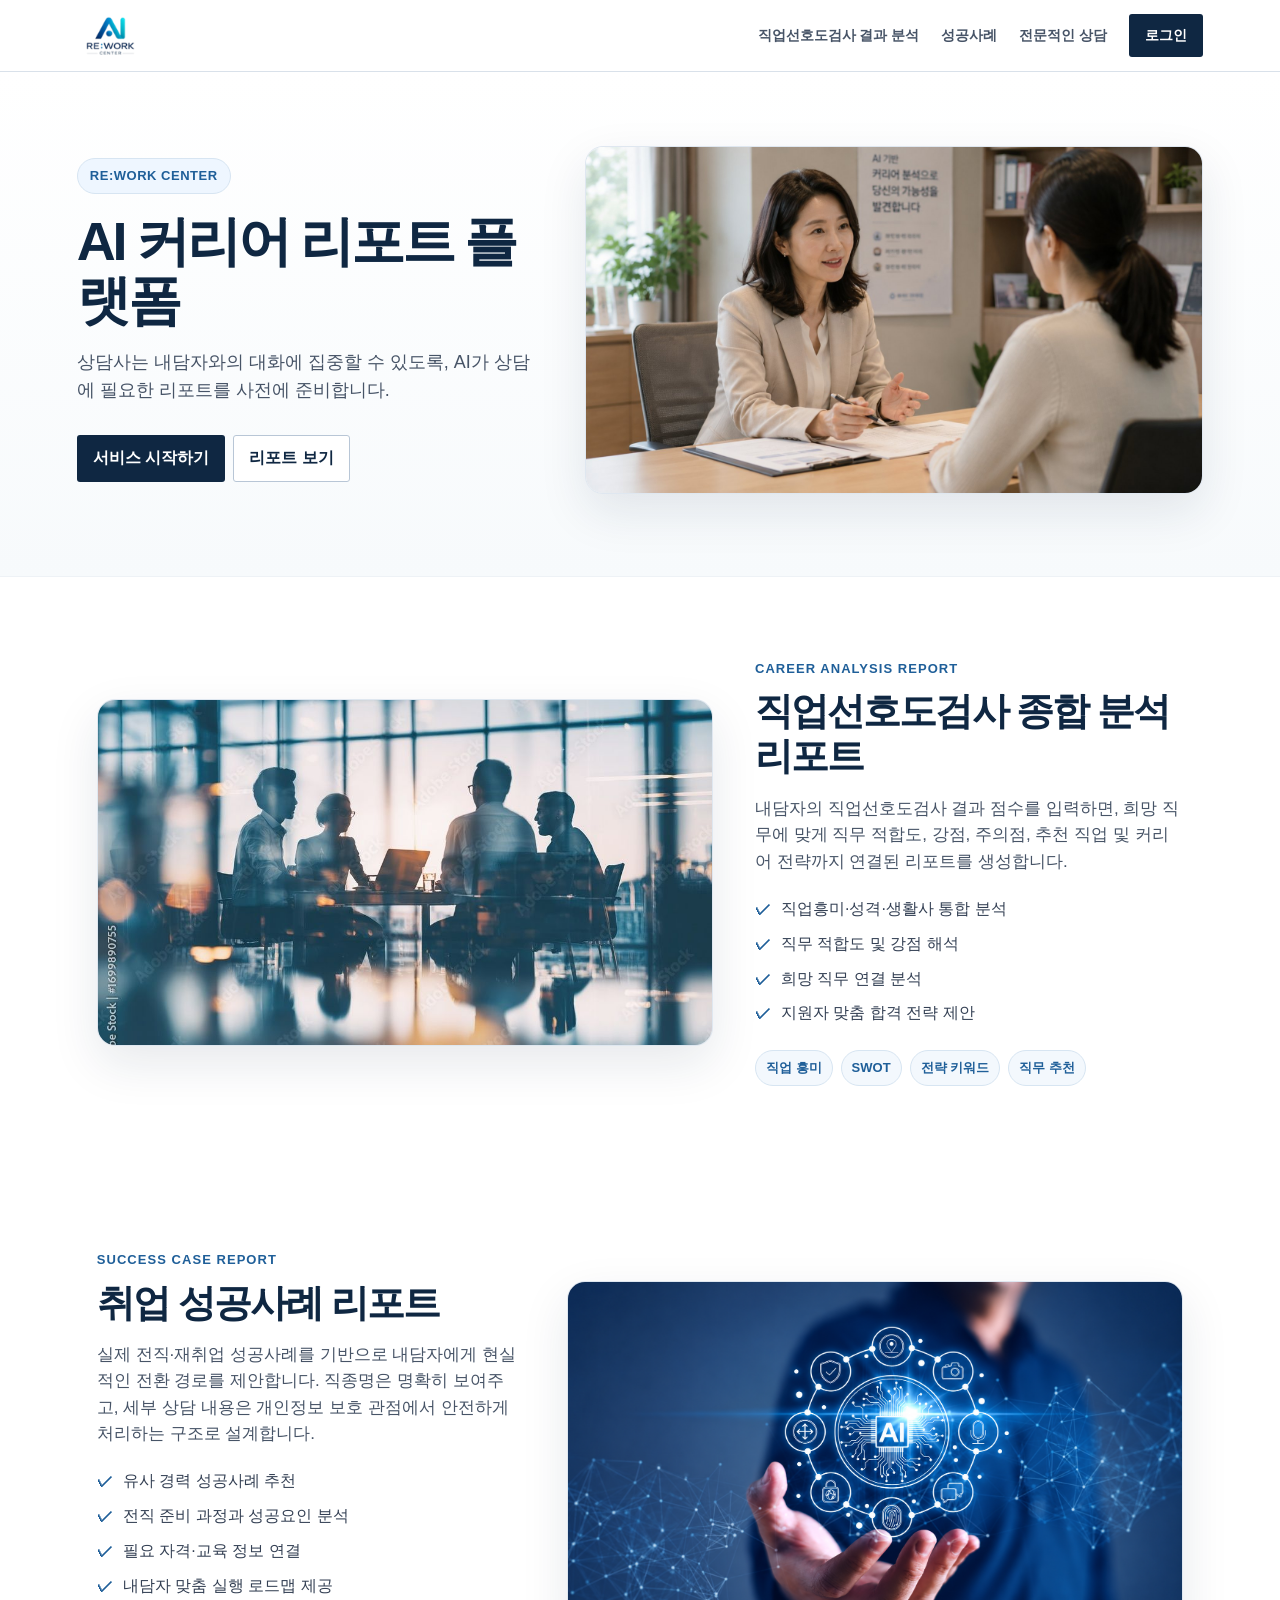
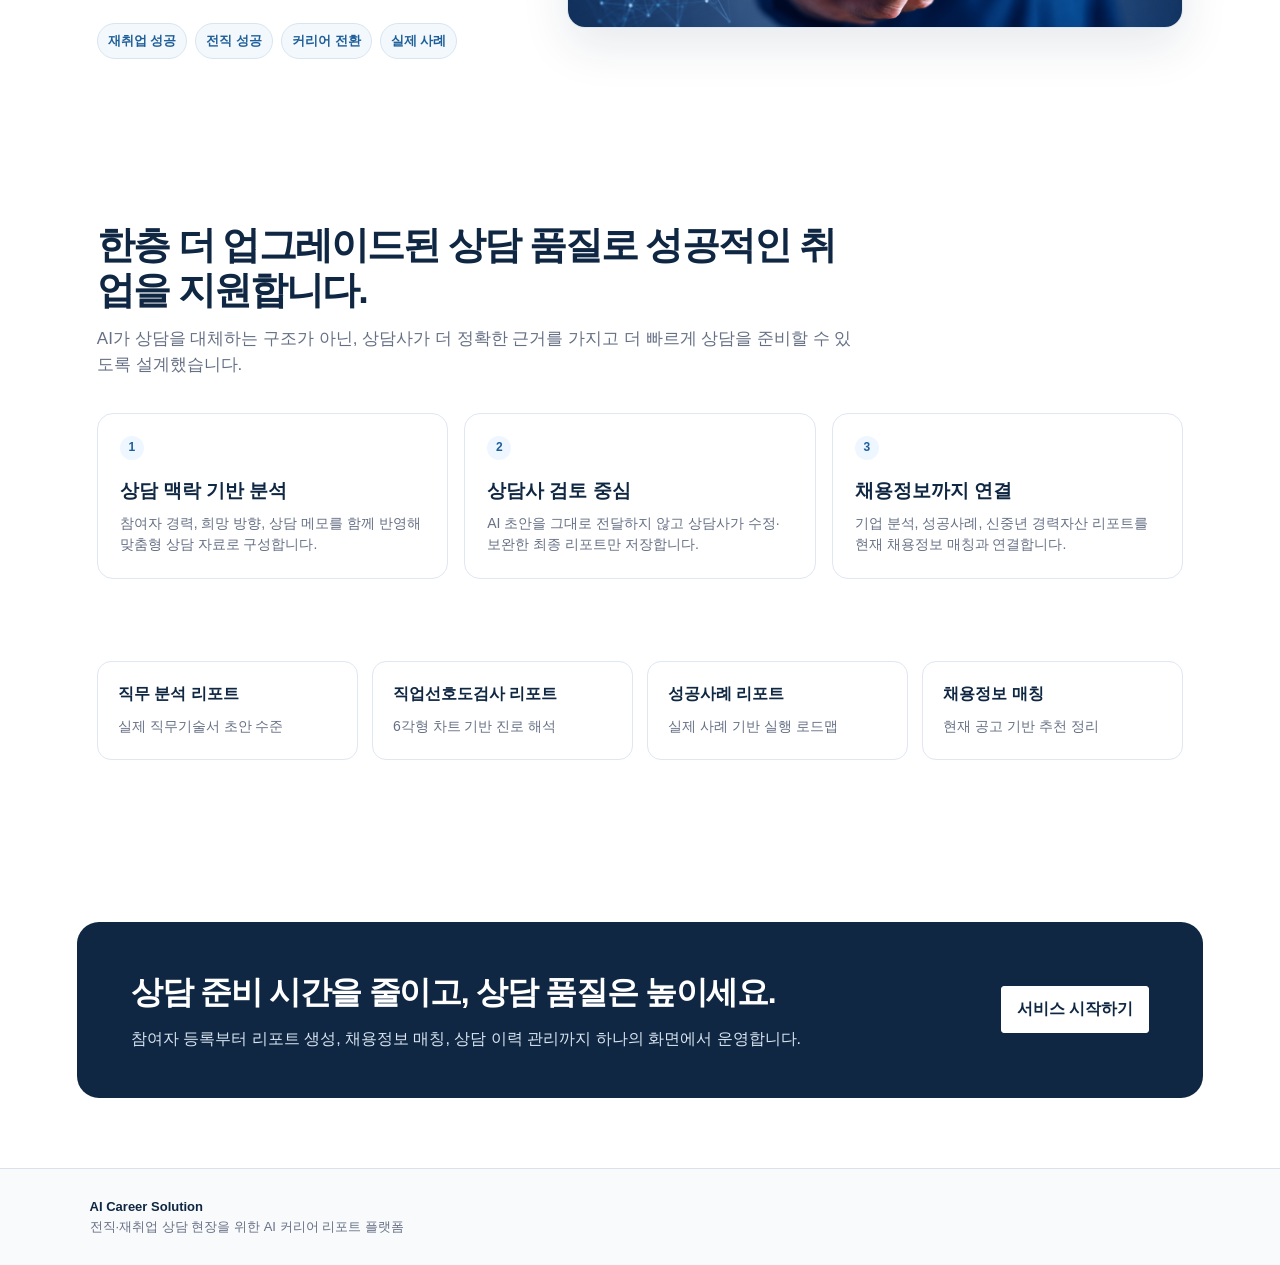
<file: index.html>
﻿<!DOCTYPE html>
<html lang="ko">
<head>
  <meta charset="UTF-8" />
  <meta name="viewport" content="width=device-width, initial-scale=1.0" />
  <title>RE:WORK</title>
  <link rel="stylesheet" href="styles.css">
</head>
<body>
  <div id="app"></div><div id="toast" class="toast"></div>
<script src="successData.js"></script>
<script src="contentData.js"></script>
<script src="landingpage.js"></script>
<script src="geminiPromptNoTarget.js"></script>
<script src="geminiPromptTarget.js"></script>
<script>
const STORAGE_KEY='ai_career_report_index_v2';
const USE_MOCK_DATA = false;
const USE_MOCK_AI = false;
const BRAND_NAME = 'RE:WORK CENTER';
const BRAND_SUBTITLE = 'AI Career Solution';
const APP_ROLE='counselor';
const BRAND_LOGO = 'assets/brand-logo.png';
const DEFAULT_GEMINI_MODEL='gemini-2.5-flash';
window.AICareerReportConfig=window.AICareerReportConfig||{};
const GEMINI_API_KEY = window.AICareerReportConfig.geminiApiKey || '';
function getGeminiModel(scope='default'){const cfg=window.AICareerReportConfig||{};return cfg[`${scope}GeminiModel`]||cfg.geminiModel||localStorage.getItem('GEMINI_MODEL')||DEFAULT_GEMINI_MODEL}
window.setGeminiModel=function(model,scope='default'){if(!model)return;window.AICareerReportConfig=window.AICareerReportConfig||{};if(scope&&scope!=='default')window.AICareerReportConfig[`${scope}GeminiModel`]=model;else window.AICareerReportConfig.geminiModel=model;localStorage.setItem('GEMINI_MODEL',model)}

// ================= 화면 내용 관리 영역 =================
// 사이드바를 클릭했을 때 보이는 화면의 제목, 설명, 안내 문구는 여기서 수정합니다.
// 아래 문구만 바꾸면 연결된 화면 전체에 자동 반영됩니다.
function sc(section){return SCREEN_CONTENT[section]||{}}
function flowCardsHtml(){return (sc('dashboard').flowCards||[]).map(card=>`<div class="module-card"><h3>${escapeHtml(card.title)}</h3><p>${escapeHtml(card.desc)}</p></div>`).join('')}
function moduleDescription(type){return (sc('modules').moduleDesc||{})[type]||''}
const state={view:'landing',user:null,active:'dashboard',activeModule:'interest',selectedParticipantId:null,currentReport:null,editMode:false,reportMenuOpen:true,jobResults:[],lastJobQuery:null,history:[],data:{participants:[{id:'session_client',name:'내담자',age:'미저장',status:'검사결과 분석',docStatus:'미저장',target:'',career:'',memo:'',createdAt:today()}],reports:[]}};
function uid(){return'id_'+Math.random().toString(36).slice(2,10)+Date.now().toString(36)}function today(){return new Date().toISOString().slice(0,10)}function escapeHtml(str=''){return String(str).replace(/[&<>"']/g,m=>({'&':'&amp;','<':'&lt;','>':'&gt;','"':'&quot;',"'":'&#039;'}[m]))}function normalizeAccountRole(role){const text=String(role||'').trim().toLowerCase();if(['상담사','counselor','user'].includes(text))return'상담사';if(['관리자','admin','administrator'].includes(text))return'관리자';return String(role||'').trim()}function reportBrandHeader(title='AI Career Solution Report'){return `<div class="report-brand-header"><img src="${BRAND_LOGO}" alt="${BRAND_NAME}" class="report-brand-logo"><div><div class="report-brand-text">${BRAND_SUBTITLE} Report</div><div class="report-brand-name">${escapeHtml(title)}</div></div></div>`}function withReportBrand(html,title='AI Career Solution Report'){if(!html)return html;if(String(html).includes('report-brand-header'))return html;return reportBrandHeader(title)+html}function storageDefaults(){return{participants:[{id:'session_client',name:'내담자',age:'미저장',status:'검사결과 분석',docStatus:'미저장',target:'',career:'',memo:'',createdAt:today()}],reports:[],jobMatches:[],accounts:[]}}
function load(){let saved=null;try{saved=JSON.parse(localStorage.getItem(STORAGE_KEY)||'null')}catch(err){saved=null}state.data=saved&&typeof saved==='object'?{...storageDefaults(),...saved}:storageDefaults();ensureDefaults();state.selectedParticipantId=state.data.participants[0]?.id||'session_client';state.view='landing';persist()}
function ensureDefaults(){if(!Array.isArray(state.data.participants)||!state.data.participants.length)state.data.participants=storageDefaults().participants;if(!Array.isArray(state.data.reports))state.data.reports=[];if(!Array.isArray(state.data.jobMatches))state.data.jobMatches=[];if(!Array.isArray(state.data.accounts))state.data.accounts=[];state.data.accounts.forEach(a=>{a.role=normalizeAccountRole(a.role)});if(!state.data.accounts.some(a=>normalizeAccountRole(a.role)==='관리자'))state.data.accounts.unshift({id:uid(),loginId:'admin',password:'admin123',name:'관리자',role:'관리자',createdAt:today()});if(!state.data.accounts.some(a=>normalizeAccountRole(a.role)==='상담사'))state.data.accounts.push({id:uid(),loginId:'counselor01',password:'1234',name:'상담사 데모',role:'상담사',createdAt:today()});}
function persist(){localStorage.setItem(STORAGE_KEY,JSON.stringify(state.data));localStorage.setItem('GEMINI_API_KEY',localStorage.getItem('GEMINI_API_KEY')||'')}
function toast(msg){const el=document.getElementById('toast');el.textContent=msg;el.style.display='block';setTimeout(()=>el.style.display='none',2600)}function getParticipant(){return state.data.participants.find(p=>p.id===state.selectedParticipantId)||state.data.participants[0]||null}function reportTypeName(type){return{company:'기업 분석 리포트',interest:'직업선호도검사 리포트',interview:'상황 면접 시뮬레이션',senior:'신중년 경력자산 리포트',success:'취업 성공 사례',jobAnalysis:'직무분석리포트',jobs:'채용정보 매칭'}[type]||'리포트'}

function pageSnapshot(){return{view:state.view,user:state.user?{...state.user}:null,active:state.active,activeModule:state.activeModule,selectedParticipantId:state.selectedParticipantId,currentReport:state.currentReport?{...state.currentReport}:null,editMode:state.editMode,reportMenuOpen:state.reportMenuOpen,jobResults:Array.isArray(state.jobResults)?state.jobResults.map(x=>({...x})):[],lastJobQuery:state.lastJobQuery?{...state.lastJobQuery}:null};}
function pushHistory(){const snap=pageSnapshot();const last=state.history[state.history.length-1];if(!last||JSON.stringify(last)!==JSON.stringify(snap)){state.history.push(snap);if(state.history.length>40)state.history.shift();}}
function restoreSnapshot(snap){state.view=snap.view;state.user=snap.user;state.active=snap.active;state.activeModule=snap.activeModule;state.selectedParticipantId=snap.selectedParticipantId;state.currentReport=snap.currentReport;state.editMode=snap.editMode;state.reportMenuOpen=snap.reportMenuOpen;state.jobResults=snap.jobResults||[];state.lastJobQuery=snap.lastJobQuery||null;}
function goBack(){if(!state.history.length){toast('이전 페이지가 없습니다.');return}const snap=state.history.pop();restoreSnapshot(snap);render();}
function goLanding(){pushHistory();state.user=null;state.view='landing';render();}
function render(){const app=document.getElementById('app');if(state.view==='landing'){app.innerHTML=renderLanding();return}if(state.view==='login'&&!state.user){app.innerHTML=renderCounselorLogin();return}app.innerHTML=renderApp();activateSection(state.active)}
function renderLanding(){return landingTemplate()}
function renderCounselorLogin(){return loginTemplate()}
function renderApp(){return shellTemplate()}



function landingNavLinksHtml() {
  return LANDING_CONTENT.nav
    .map(item => `<a href="${item.href}">${item.label}</a>`)
    .join('');
}

function landingCheckListHtml(items) {
  return items.map(item => `<li>${item}</li>`).join('');
}

function landingChipRowHtml(items) {
  return items.map(item => `<span class="real-chip">${item}</span>`).join('');
}

function landingReportSectionHtml(report) {
  return `
    <section class="real-report-section" id="${report.id}">
      <div class="${report.layoutClass}">
        <div class="real-report-copy">
          <div class="kicker">${report.kicker}</div>
          <h2>${report.title}</h2>
          <p>${report.description}</p>
          <ul class="check-list">
            ${landingCheckListHtml(report.checks)}
          </ul>
          <div class="real-chip-row">
            ${landingChipRowHtml(report.chips)}
          </div>
        </div>
        <div class="real-report-image">
          <img src="${LANDING_IMAGES[report.imageKey]}" alt="${report.imageAlt}">
        </div>
      </div>
    </section>`;
}

function landingQualityCardsHtml() {
  return LANDING_CONTENT.quality.cards
    .map(card => `
      <div class="quality-card">
        <span class="num">${card.number}</span>
        <h3>${card.title}</h3>
        <p>${card.description}</p>
      </div>`)
    .join('');
}

function landingFeatureStripHtml() {
  return LANDING_CONTENT.featureStrip
    .map(item => `
      <div class="real-feature-item">
        <strong>${item.title}</strong>
        <span>${item.description}</span>
      </div>`)
    .join('');
}
function landingTemplate() {
  const content = LANDING_CONTENT;
  const reports = content.reports;

  return `
    <div class="landing pro-landing">
      <header class="landing-nav">
        <div class="logo">
          <img src="${BRAND_LOGO}" alt="${BRAND_NAME}" class="brand-logo landing-logo">
        </div>
        <nav class="landing-nav-links">
          ${landingNavLinksHtml()}
          <button class="btn" onclick="goLogin()">${content.buttons.login}</button>
        </nav>
      </header>

      <section class="real-hero">
        <div class="real-hero-inner">
          <div class="real-hero-copy">
            <span class="real-hero-badge">${content.hero.badge}</span>
            <h1>${content.hero.title}</h1>
            <p>${content.hero.description}</p>
            <div class="actions">
              <button class="btn" onclick="goLogin()">${content.buttons.start}</button>
              <a class="btn secondary" href="#company-report">${content.buttons.viewReport}</a>
            </div>
          </div>
          <div class="real-hero-image">
            <img src="${LANDING_IMAGES.hero}" alt="${content.hero.imageAlt}">
          </div>
        </div>
      </section>

      ${landingReportSectionHtml(reports.company)}
      ${landingReportSectionHtml(reports.success)}

      <section class="pro-section" id="${content.quality.id}">
        <div class="pro-section-header">
          <h2>${content.quality.title}</h2>
          <p>${content.quality.description}</p>
        </div>
        <div class="quality-grid">
          ${landingQualityCardsHtml()}
        </div>
      </section>

      <section class="real-feature-strip">
        ${landingFeatureStripHtml()}
      </section>

      <section class="landing-cta">
        <div>
          <h2>${content.cta.title}</h2>
          <p>${content.cta.description}</p>
        </div>
        <button class="btn secondary" onclick="goLogin()">${content.buttons.start}</button>
      </section>

      <footer class="landing-footer">
        <strong>${content.footer.brand}</strong><br>
        ${content.footer.description}
      </footer>
    </div>`;
}
function goLogin(){pushHistory();state.view='login';state.user=null;render()}
function goLanding(){pushHistory();state.user=null;state.view='landing';render()}
function loginTemplate(){const content=LANDING_CONTENT;const demoAcc=(state.data.accounts||[]).find(a=>normalizeAccountRole(a.role)==='상담사')||{loginId:'counselor01',password:'1234'};const loginId=demoAcc.loginId;const password=demoAcc.password;const title='상담사 로그인';const desc='발급받은 상담사 아이디와 비밀번호로 접속합니다.';const demo=`상담사: ${loginId} / ${password}`;return `<div class="login-screen"><section class="login-hero"><div class="real-hero-copy"><span class="real-hero-badge">${content.hero.badge}</span><h1>${content.hero.title}</h1><p>${content.hero.description}</p></div><div class="real-hero-image"><img src="${LANDING_IMAGES.hero}" alt="${content.hero.imageAlt}"></div></section><section class="login-panel"><div class="login-box"><h2>${title}</h2><p>${desc}</p><div class="field"><label>아이디</label><input id="loginId" value="${escapeHtml(loginId)}" autocomplete="username"></div><div class="field"><label>비밀번호</label><input id="loginPw" type="password" value="${escapeHtml(password)}" autocomplete="current-password"></div><button type="button" class="btn full" onclick="login()">접속하기</button><button type="button" class="btn secondary full" onclick="goLanding()" style="margin-top:8px">첫 화면으로 돌아가기</button><div class="demo-info"><strong>시연용 계정</strong><br>${escapeHtml(demo)}</div></div></section></div>`}function login(){const loginId=document.getElementById('loginId').value.trim();const password=document.getElementById('loginPw').value;const acc=(state.data.accounts||[]).find(a=>String(a.loginId||'').trim()===loginId&&String(a.password||'')===password);if(!acc){toast('아이디 또는 비밀번호가 올바르지 않습니다.');return}const expectedRole=APP_ROLE==='admin'?'관리자':'상담사';const actualRole=normalizeAccountRole(acc.role);if(actualRole!==expectedRole){toast(`${expectedRole} 계정으로만 접속할 수 있습니다.`);return}acc.role=actualRole;pushHistory();state.user={accountId:acc.id,loginId:acc.loginId,name:acc.name,role:actualRole};state.view='app';state.active=APP_ROLE==='admin'?'admin':'dashboard';if(!state.selectedParticipantId&&state.data.participants[0])state.selectedParticipantId=state.data.participants[0].id;persist();render()}
function logout(){pushHistory();state.user=null;state.view='landing';render()}
function navButton(id,label){return `<button class="${state.active===id?'active':''}" onclick="setSection('${id}')"><span>${label} (준비중)</span><span>›</span></button>`}function subNavButton(module,label){return `<button class="${state.active==='modules'&&state.activeModule===module?'active':''}" onclick="setReportModule('${module}')"><span>${['interest','success'].includes(module)?label:label+' (준비중)'}</span></button>`}function setReportModule(module){if(state.active!=='modules'||state.activeModule!==module)pushHistory();state.active='modules';state.activeModule=module;state.currentReport=null;state.editMode=false;render()}function toggleReportMenu(){state.reportMenuOpen=!state.reportMenuOpen;if(state.reportMenuOpen)state.active='modules';render()}function goDashboard(){if(state.active!=='dashboard')pushHistory();state.active='dashboard';state.activeModule='interest';state.currentReport=null;state.editMode=false;state.reportMenuOpen=false;render()}function activeMainSectionHtml(){if(APP_ROLE==='admin')return adminSection();if(state.active==='modules')return modulesSection();if(state.active==='jobs')return jobMatchingSection();if(state.active==='account')return accountSection();if(state.active==='reports')return reportsSection();return dashboardSection()}function shellTemplate(){const sideBrand=`<div class="side-brand" role="button" tabindex="0" aria-label="메인 대시보드로 이동" onclick="goDashboard()" onkeydown="if(event.key==='Enter'||event.key===' '){event.preventDefault();goDashboard()}"><img src="${BRAND_LOGO}" alt="${BRAND_NAME}" class="sidebar-logo"><div class="title">${BRAND_NAME}</div><div class="sub">${BRAND_SUBTITLE}</div><div class="role-badge">${escapeHtml(state.user.name)} · ${escapeHtml(state.user.role)}</div></div>`;if(APP_ROLE==='admin')return `<div class="shell"><aside class="sidebar no-print">${sideBrand}<nav class="nav"><button class="active" onclick="setSection('admin')"><span>관리자 현황</span><span>›</span></button></nav><div style="margin-top:20px;padding:10px"><button class="btn secondary full" onclick="logout()">로그아웃</button></div></aside><main class="main">${activeMainSectionHtml()}</main></div>`;const reportMenuStyle=state.reportMenuOpen?'':'style="display:none"';return `<div class="shell"><aside class="sidebar no-print">${sideBrand}<nav class="nav"><button class="${state.active==='modules'?'active':''}" onclick="toggleReportMenu()"><span>리포트 생성 (Beta)</span><span>${state.reportMenuOpen?'⌃':'⌄'}</span></button><div class="subnav" ${reportMenuStyle}>${subNavButton('interest','직업선호도검사 리포트(Beta)')}${subNavButton('success','취업 성공 사례(Beta)')}${subNavButton('task','직무 분석 리포트')}${subNavButton('interview','상황 면접 시뮬레이션')}</div>${navButton('jobs','채용정보 매칭')}${navButton('account','내 계정')}</nav><div style="margin-top:20px;padding:10px"><button class="btn secondary full" onclick="logout()">로그아웃</button></div></aside><main class="main">${activeMainSectionHtml()}</main></div>`}function setSection(id){if(state.active!==id)pushHistory();state.active=id;render()}function activateSection(id){document.querySelectorAll('.section').forEach(s=>s.classList.remove('active'));const el=document.getElementById('section-'+id);if(el)el.classList.add('active')}function pageTitle(title,desc,actions=''){const backBtn=state.history&&state.history.length?`<button class="btn secondary" onclick="goBack()">← 뒤로가기</button>`:'';return `<div class="topbar no-print"><div><h2>${title}</h2><p>${desc}</p></div><div class="actions">${backBtn}${actions}</div></div>`}
function workspaceIcon(name){const icons={intake:'<path d="M7 4h10v4H7z"></path><path d="M6 8h12v12H6z"></path><path d="M9 12h6"></path><path d="M9 16h4"></path>',analyze:'<circle cx="11" cy="11" r="5"></circle><path d="M15 15l4 4"></path><path d="M11 8v6"></path><path d="M8 11h6"></path>',draft:'<path d="M5 4h10l4 4v12H5z"></path><path d="M15 4v4h4"></path><path d="M8 13h8"></path><path d="M8 17h6"></path>',deliver:'<path d="M4 5h16v14H4z"></path><path d="M8 9h8"></path><path d="M8 13h5"></path><path d="M16 16l2 2 3-4"></path>',interest:'<path d="M12 3l8 5v8l-8 5-8-5V8z"></path><path d="M12 7v10"></path><path d="M7.5 10l9 4"></path><path d="M16.5 10l-9 4"></path>',success:'<path d="M4 18V6"></path><path d="M4 18h16"></path><path d="M7 15l3-4 3 2 5-7"></path><path d="M16 6h2v2"></path>',job:'<path d="M8 7V5h8v2"></path><path d="M4 8h16v10H4z"></path><path d="M9 12h6"></path><path d="M12 8v10"></path>',interview:'<path d="M5 6h14v9H8l-3 3z"></path><path d="M9 10h6"></path><path d="M9 13h4"></path>'};return `<svg class="workspace-icon" viewBox="0 0 24 24" fill="none" stroke="currentColor" stroke-width="2" stroke-linecap="round" stroke-linejoin="round" aria-hidden="true">${icons[name]||icons.draft}</svg>`}
function workflowStep(icon,title,desc){return `<div class="workflow-step"><span class="workflow-icon">${workspaceIcon(icon)}</span><div><strong>${escapeHtml(title)}</strong><span>${escapeHtml(desc)}</span></div></div>`}
function dashboardQuickCard(module,icon,title,desc){return `<button class="quick-card" onclick="setReportModule('${module}')"><span class="quick-icon">${workspaceIcon(icon)}</span><strong>${escapeHtml(title)}</strong><span>${escapeHtml(desc)}</span></button>`}
function dashboardSection(){const name=state.user?.name||'상담사';return `<section id="section-dashboard" class="section"><div class="ai-workspace"><div class="workspace-hero"><div><div class="workspace-kicker">RE:WORK AI COUNSELING</div><h1>안녕하세요, ${escapeHtml(name)}님.<br><span class="hero-emphasis">오늘도 AI와 함께 상담 리포트를 빠르게 생성해보세요.</span></h1><p>AI가 초안을 만들고, 상담사가 바로 편집 가능한 리포트로 정리합니다.</p></div><div class="workspace-visual"><div class="workspace-logo-card"><img src="${BRAND_LOGO}" alt="${BRAND_NAME}" class="workspace-logo"><div class="workspace-report-lines"><span></span><span></span><span></span></div></div></div></div><div class="workspace-block"><div class="workspace-head"><div><h3>상담 워크플로우</h3><p>내담자 정보 확인부터 리포트 전달까지 한 화면에서 빠르게 이어갑니다.</p></div></div><div class="workflow-grid">${workflowStep('intake','정보 확인','기본 정보와 상담 메모를 정리합니다.')}${workflowStep('analyze','AI 분석','검사 결과와 경력 조건을 통합합니다.')}${workflowStep('draft','초안 편집','AI 리포트 초안을 상담사가 다듬습니다.')}${workflowStep('deliver','상담 진행','더욱 체계적인 상담 진행을 돕습니다.')}</div></div><div class="workspace-block"><div class="workspace-head"><div><h3>빠른 실행</h3><p>자주 사용하는 AI 리포트 생성 화면으로 바로 이동합니다.</p></div></div><div class="quick-grid">${dashboardQuickCard('interest','interest','직업선호도검사 리포트','흥미·성격·생활사 검사를 통합 분석하여 진로 방향과 직무 적합성을 제시합니다.')}${dashboardQuickCard('success','success','취업 성공사례','유사한 경력과 조건의 성공사례를 검색하고 맞춤형 인사이트를 제공합니다.')}${dashboardQuickCard('jobAnalysis','job','직무 분석 리포트','희망 직무와 경력을 기반으로 직무 적합성, 필요 역량, 준비 방향을 분석합니다.')}${dashboardQuickCard('interview','interview','상황면접 시뮬레이션','직무별 예상 질문과 모범 답변을 생성하여 면접 준비를 도와드립니다.')}</div></div><div class="workspace-block"><div class="workspace-head"><div><h3>AI 지원 기능</h3><p>생성부터 편집, 출력까지 상담사 업무 흐름에 맞춰 지원합니다.</p></div></div><div class="ai-support-tags"><span class="ai-support-tag">검사 결과 통합 분석</span><span class="ai-support-tag">AI 초안 자동 생성</span><span class="ai-support-tag">상담사 편집 가능</span><span class="ai-support-tag">결과 저장 지원</span></div></div></div></section>`}function recentReportsPanel(){const rows=state.data.reports.slice(0,5).map(r=>`<tr><td>${escapeHtml(r.createdAt)}</td><td>${escapeHtml(r.participantName)}</td><td><span class="pill">${reportTypeName(r.type)}</span></td><td>${escapeHtml(r.title)}</td><td><button class="btn light" onclick="openReport('${r.id}')">열기</button></td></tr>`).join('');return `<div class="panel"><div class="panel-head"><h3>최근 생성 리포트</h3><button class="btn secondary" onclick="setSection('reports')">전체 보기</button></div><div class="panel-body">${rows?`<div class="table-wrap"><table><thead><tr><th>생성일</th><th>참여자</th><th>유형</th><th>제목</th><th>작업</th></tr></thead><tbody>${rows}</tbody></table></div>`:`<div class="empty">아직 생성된 리포트가 없습니다.</div>`}</div></div>`}
function participantsSection(){const rows=state.data.participants.map(p=>{const searchText=`${p.name} ${p.age} ${p.status} ${p.docStatus} ${p.target||''} ${p.career||''}`.toLowerCase();return `<tr data-participant-row="true" data-search="${escapeHtml(searchText)}"><td><strong>${escapeHtml(p.name)}</strong><br><span class="small">${escapeHtml(p.age)} · ${escapeHtml(p.createdAt)}</span></td><td>${escapeHtml(p.status)}</td><td>${escapeHtml(p.docStatus)}</td><td>${escapeHtml(p.target||'-')}</td><td>${escapeHtml(p.career||'-')}</td><td class="actions"><button class="btn light" onclick="selectParticipant('${p.id}')">선택</button><button class="btn secondary" onclick="fillParticipantForm('${p.id}')">수정</button><button class="btn danger" onclick="deleteParticipant('${p.id}')">삭제</button></td></tr>`}).join('');return `<section id="section-participants" class="section">${pageTitle(sc('participants').title,sc('participants').desc)}<div class="panel"><div class="panel-head"><h3>${sc('participants').formTitle}</h3><span class="small">${sc('participants').formDesc}</span></div><div class="panel-body"><input type="hidden" id="participantId"><div class="grid-3"><div class="field"><label>이름</label><input id="pName" placeholder="예: 홍길동"></div><div class="field"><label>연령대</label><select id="pAge"><option>20대</option><option>30대</option><option>40대</option><option>50대</option><option>60대 이상</option></select></div><div class="field"><label>현재 상태</label><select id="pStatus"><option>구직중</option><option>재직중</option><option>퇴직예정</option><option>전직준비</option><option>상담진행중</option></select></div></div><div class="grid-2"><div class="field"><label>서류 상태</label><select id="pDoc"><option>기본정보 미입력</option><option>기본정보 완료</option><option>상담 진행</option><option>리포트 생성 완료</option><option>전달 완료</option></select></div><div class="field"><label>희망 직무/방향</label><input id="pTarget" placeholder="예: 인사총무, 영업관리, 마케팅"></div></div><div class="field"><label>주요 경력</label><textarea id="pCareer" placeholder="참여자의 산업, 직무, 근속기간, 주요 성과를 입력하세요."></textarea></div><div class="field"><label>상담사 메모</label><textarea id="pMemo" placeholder="상담 중 확인한 강점, 제약, 특이사항을 입력하세요."></textarea></div><div class="actions"><button class="btn" onclick="saveParticipant()">새 참여자 등록/저장</button><button class="btn secondary" onclick="resetParticipantForm()">초기화</button></div></div></div><div class="panel"><div class="panel-head"><h3>${sc('participants').listTitle}</h3><input id="participantSearch" oninput="filterParticipants()" placeholder="참여자명, 상태, 희망 직무, 경력으로 검색" style="max-width:360px"></div><div class="panel-body"><div class="table-wrap"><table><thead><tr><th>참여자</th><th>현재 상태</th><th>서류 상태</th><th>희망 직무</th><th>주요 경력</th><th>작업</th></tr></thead><tbody>${rows}</tbody></table></div></div></div></section>`}function saveParticipant(){const id=document.getElementById('participantId').value;const name=document.getElementById('pName').value.trim();if(!name){toast('이름을 입력해주세요.');return}const item={id:id||uid(),name,age:document.getElementById('pAge').value,status:document.getElementById('pStatus').value,docStatus:document.getElementById('pDoc').value,target:document.getElementById('pTarget').value.trim(),career:document.getElementById('pCareer').value.trim(),memo:document.getElementById('pMemo').value.trim(),createdAt:id?(state.data.participants.find(p=>p.id===id)?.createdAt||today()):today()};if(id){const idx=state.data.participants.findIndex(p=>p.id===id);state.data.participants[idx]=item}else{state.data.participants.unshift(item)}state.selectedParticipantId=item.id;persist();toast('참여자 정보가 저장되었습니다.');render()}function fillParticipantForm(id){const p=state.data.participants.find(x=>x.id===id);if(!p)return;setTimeout(()=>{document.getElementById('participantId').value=p.id;document.getElementById('pName').value=p.name;document.getElementById('pAge').value=p.age;document.getElementById('pStatus').value=p.status;document.getElementById('pDoc').value=p.docStatus;document.getElementById('pTarget').value=p.target||'';document.getElementById('pCareer').value=p.career||'';document.getElementById('pMemo').value=p.memo||''},0)}function resetParticipantForm(){['participantId','pName','pTarget','pCareer','pMemo'].forEach(id=>document.getElementById(id).value='');document.getElementById('pAge').value='20대';document.getElementById('pStatus').value='구직중';document.getElementById('pDoc').value='기본정보 미입력'}function deleteParticipant(id){if(!confirm('참여자를 삭제할까요? 관련 리포트는 유지됩니다.'))return;state.data.participants=state.data.participants.filter(p=>p.id!==id);if(state.selectedParticipantId===id)state.selectedParticipantId=state.data.participants[0]?.id||null;persist();toast('삭제되었습니다.');render()}function selectParticipant(id){pushHistory();state.selectedParticipantId=id;persist();state.active='modules';render();toast('참여자가 선택되었습니다.')}
function filterParticipants(){const q=(document.getElementById('participantSearch')?.value||'').trim().toLowerCase();document.querySelectorAll('[data-participant-row="true"]').forEach(row=>{row.style.display=(row.dataset.search||'').includes(q)?'':'none'})}function participantSelector(){return ''}function moduleCard(id,title,desc){return `<div class="module-card" style="${state.activeModule===id?'border-color:#1f5f99;background:#fbfdff':''}"><h3>${title}</h3><p>${desc}</p><div class="actions"><button class="btn ${state.activeModule===id?'':'secondary'}" onclick="selectModule('${id}')">${state.activeModule===id?'선택됨':'선택'}</button></div></div>`}function selectModule(id){state.activeModule=id;state.currentReport=null;state.editMode=false;render()}function modulesSection(){const p=getParticipant();return `<section id="section-modules" class="section print-target">${pageTitle(reportTypeName(state.activeModule),sc('modules').desc,participantSelector())}${!p?`<div class="notice">${sc('modules').noParticipant}</div>`:''}<div class="notice no-print"><strong>${reportTypeName(state.activeModule)}</strong><br>${moduleDescription(state.activeModule)}</div><div class="report-layout"><div class="panel form-panel no-print">${state.activeModule==='interest'?moduleForm('interest'):`<div class="panel-head"><h3>${reportTypeName(state.activeModule)}</h3></div><div class="panel-body">${moduleForm(state.activeModule)}</div>`}</div><div class="report-output"><div class="report-toolbar"><div><strong>${sc('modules').previewTitle}</strong><br><span class="small">${sc('modules').previewDesc}</span></div><div class="actions"><button class="btn secondary" onclick="toggleEdit()">${state.editMode?'편집 종료':'편집하기'}</button><button class="btn light" onclick="saveCurrentReport()">저장</button><button class="btn light" onclick="printReport()">PDF/인쇄</button><button class="btn light" onclick="downloadReportHtml()">HTML 다운로드</button></div></div><div id="reportContent" class="report-content" contenteditable="${state.editMode?'true':'false'}">${currentReportHtml()}</div></div></div></section>`}
function interestFieldId(groupKey,label,suffix='score'){return `interest_${groupKey}_${label.replace(/\s+/g,'_')}_${suffix}`}
function interestNumberField(groupKey,label,suffix='score',placeholder='점수'){const id=interestFieldId(groupKey,label,suffix);return `<div class="field score-cell"><label>${escapeHtml(label)}</label><input id="${id}" type="number" inputmode="numeric" step="1" placeholder="${placeholder}"></div>`}
function interestGroupHtml(group){return `<div class="panel" style="margin-bottom:14px"><div class="panel-head"><h3>${escapeHtml(group.title)}</h3></div><div class="panel-body"><div class="score-grid">${group.items.map(label=>interestNumberField(group.key,label)).join('')}</div></div></div>`}
function moduleForm(type){const p=getParticipant();if(!p)return `<div class="empty">참여자를 먼저 등록해야 리포트를 생성할 수 있습니다.</div>`;const common=`<div class="notice">선택 참여자: <strong>${escapeHtml(p.name)}</strong> / ${escapeHtml(p.age)} / ${escapeHtml(p.status)}<br>희망 방향: ${escapeHtml(p.target||'미입력')}</div>`;if(type==='company')return common+`<div class="field"><label>기업명 *</label><input id="companyName" placeholder="예: 삼성전자, 현대자동차"></div><div class="field"><label>홈페이지/채용 URL 선택</label><input id="companyUrl" placeholder="https://..."></div><div class="field"><label>지원 희망 직무 선택</label><input id="companyJob" value="${escapeHtml(p.target||'')}" placeholder="예: HR, 영업관리, 마케팅"></div><div class="field"><label>채용공고/직무기술서 내용 선택</label><textarea id="companyJD" placeholder="채용공고나 직무기술서 내용을 붙여넣으세요."></textarea></div><div class="field"><label>특별 요청사항 선택</label><textarea id="companyReq" placeholder="예: 면접 준비 중심으로 분석, 중장년 전직 관점으로 분석"></textarea></div><button class="btn full" onclick="generateReport('company')">분석 시작</button>`;if(type==='jobAnalysis')return common+`<div class="job-api-box"><strong>Gemini 연동</strong><br>입력한 검사 결과를 Gemini가 prompt.xlsx의 기준에 맞춰 분석합니다. API 키는 이 브라우저에만 저장됩니다.</div><div class="field"><label>Gemini API 키 *</label><input id="geminiApiKey" type="password" value="${escapeHtml(localStorage.getItem('GEMINI_API_KEY')||'')}" placeholder="Google AI Studio API 키를 입력하세요"></div><div class="field"><label>Gemini 모델</label><select id="geminiModel"><option value="gemini-2.5-flash" selected>gemini-2.5-flash</option><option value="gemini-2.5-pro">gemini-2.5-pro</option><option value="gemini-2.0-flash">gemini-2.0-flash</option></select></div><div class="field"><label>희망 직무 *</label><input id="jobAnalysisTarget" value="${escapeHtml(p.target||'')}" placeholder="예: 직업상담사, 마케팅 기획, 영업관리"></div><div class="field"><label>상담사 추가 메모</label><textarea id="jobAnalysisMemo" placeholder="검사 결과 해석 시 함께 고려할 특이사항, 상담 장면에서 확인한 강점/제약을 입력하세요.">${escapeHtml(p.memo||'')}</textarea></div><button id="jobAnalysisButton" class="btn full" onclick="generateReport('jobAnalysis')">Gemini로 직무분석리포트 생성</button>`;if(type==='interest')return interestManualForm(p);if(type==='interview')return common+`<div class="field"><label>지원 희망 직무 *</label><input id="interviewJob" value="${escapeHtml(p.target||'')}" placeholder="예: 영업관리"></div><div class="grid-2"><div class="field"><label>면접 유형</label><select id="interviewType"><option>상황면접</option><option>경험면접</option><option>직무면접</option><option>임원면접</option></select></div><div class="field"><label>난이도</label><select id="interviewLevel"><option>쉬움</option><option selected>보통</option><option>어려움</option></select></div></div><div class="field"><label>예상 상황/선택사항</label><textarea id="interviewSituation" placeholder="예: 고객 불만, 팀 갈등, 일정 지연, 성과 압박 상황"></textarea></div><div class="field"><label>특별 요청사항 선택</label><textarea id="interviewReq" placeholder="예: STAR 방식으로, 1분 답변 포함"></textarea></div><button class="btn full" onclick="generateReport('interview')">답변 가이드 생성</button>`;if(type==='senior')return common+`<div class="field"><label>주요 경력 *</label><textarea id="seniorCareer">${escapeHtml(p.career||'')}</textarea></div><div class="field"><label>보유 역량/자격증 선택</label><textarea id="seniorAssets" placeholder="예: 영업관리, 조직관리, 엑셀, 지게차운전기능사"></textarea></div><div class="field"><label>희망 방향 선택</label><select id="seniorDirection"><option>재취업</option><option>전직</option><option>창업</option><option>강의/컨설팅</option><option>사회공헌</option></select></div><div class="field"><label>특별 요청사항 선택</label><textarea id="seniorReq" placeholder="예: 현실적인 재취업 직무 중심으로"></textarea></div><button class="btn full" onclick="generateReport('senior')">리포트 생성</button>`;if(type==='success')return `<div class="job-api-box"><strong>${successUi('formIntroTitle','Public casebook success analysis')}</strong><br>${successUi('formIntroDesc','Searches SUCCESS_CASE_DB and builds a counselor report.')}</div><div class="field"><label>${successUi('jobLabel','Job keyword *')}</label><input id="successJobKeyword" value="${escapeHtml(state.successQuery||p.target||'')}" placeholder="${successUi('jobPlaceholder','ex: safety, counseling, welfare')}" onkeydown="if(event.key==='Enter'){event.preventDefault();searchSuccessCases()}"></div><input type="hidden" id="successSelectedCaseId" value="${escapeHtml(state.selectedSuccessCaseId||'')}"><div class="actions"><button class="btn full" onclick="searchSuccessCases()">${successUi('search','Search cases')}</button><button class="btn secondary full" onclick="resetSuccessCaseSearch()">${successUi('reset','Reset')}</button></div><div id="successCaseResults" style="margin-top:14px">${successCaseResultHtml()}</div><div class="field"><label>${successUi('insightLabel','Counselor insight')}</label><textarea id="successInsight" placeholder="${successUi('insightPlaceholder','Write participant context.')}">${escapeHtml(state.successInsight||'')}</textarea></div><button class="btn full" onclick="generateReport('success')">${successUi('generate','Generate counselor report')}</button>`
}function emptyReport(){return `<div class="empty">왼쪽 입력 영역에서 정보를 입력한 뒤 리포트를 생성하세요.<br>생성된 내용은 상담사가 직접 편집할 수 있습니다.</div>`}function val(id){const el=document.getElementById(id);return el?el.value.trim():''}function numberVal(id){const n=Number(val(id));return Number.isFinite(n)?n:0}
async function generateReport(type, priority){let p=getParticipant();if(!p){toast('내담자 분석 정보를 찾을 수 없습니다.');return}let html='',title='';if(type==='company'){const company=val('companyName');if(!company){toast('기업명을 입력해주세요.');return}const job=val('companyJob')||p.target||'지원 희망 직무';title=`${company} 기업 분석 리포트`;html=companyReport(p,company,job,val('companyUrl'),val('companyJD'),val('companyReq'))}if(type==='interest'){const selectedHasTarget=val('interestHasTarget')==='yes';const targetJob=val('interestTarget');const hasTargetJob=selectedHasTarget&&targetJob&&targetJob.trim().length>0;const target=hasTargetJob?targetJob:'검사 결과 기반 추천 직무';p=getInterestClient();try{const generated=hasTargetJob?(USE_MOCK_DATA===true?generateInterestReportMock(p,target,true):await generateGeminiInterestReport(p,target,true)):await generateNoTargetJobInterestReport(p);title=hasTargetJob?`${p.name} 직업선호도검사 리포트 (${target})`:generated.title;html=withReportBrand(generated.html,title);state.currentReport={id:null,type:'interest',title,participantId:p.id,participantName:p.name,html,createdAt:today()}}catch(err){toast(err.message||'Gemini 분석 중 오류가 발생했습니다.');return}}if(type==='interview'){const job=val('interviewJob');if(!job){toast('지원 희망 직무를 입력해주세요.');return}title=`${job} ${val('interviewType')} 답변 가이드`;html=interviewReport(p,job,val('interviewType'),val('interviewLevel'),val('interviewSituation')||'직무 수행 중 문제 상황',val('interviewReq'))}if(type==='senior'){const career=val('seniorCareer');if(!career){toast('주요 경력을 입력해주세요.');return}title=`${p.name} 신중년 경력자산 리포트`;html=seniorReport(p,career,val('seniorAssets'),val('seniorDirection'),val('seniorReq'))}if(type==='jobAnalysis'){const target=val('jobAnalysisTarget')||p.target;if(!target){toast('희망 직무를 입력해주세요.');return}try{const generated=await generateGeminiJobAnalysis(p,target);title=generated.title;html=generated.html}catch(err){toast(err.message||'Gemini 분석 중 오류가 발생했습니다.');return}}if(type==='success'){const query=val('successJobKeyword');if(!query){toast(successUi('needQuery','Search keyword is required.'));return}try{let results=Array.isArray(state.successResults)&&state.successQuery===query?state.successResults:findSuccessCases(query,12);if(!results.length){toast('SUCCESS_CASE_DB: no matched success cases.');state.successResults=[];state.successQuery=query;state.selectedSuccessCaseId=null;state.selectedSuccessCaseIds=[];render();return}state.successResults=results;state.successQuery=query;state.successInsight=val('successInsight');const selectedIds=collectSelectedSuccessCaseIds();if(!selectedIds.length){toast(successUi('needSelect','Select at least one success case.'));return}const selectedResults=results.filter(item=>selectedIds.includes(successCaseId(item.case)));if(!selectedResults.length){toast(successUi('missingSelected','Selected cases are not in current results.'));return}state.selectedSuccessCaseIds=selectedResults.map(item=>successCaseId(item.case));state.selectedSuccessCaseId=state.selectedSuccessCaseIds[0]||null;title=`${p.name} ${successUi('reportTitle','Success Case Reemployment Analysis')} (${query}, ${selectedResults.length}${successUi('selectedCount',' selected')})`;html=generateMockSuccessCaseReport(query,selectedResults,p,val('successInsight'))}catch(err){console.log('success report generation error',err);toast('Success case report generation failed.');return}}
if(type!=='interest'){html=withReportBrand(html,title);state.currentReport={id:null,type,title,participantId:p.id,participantName:p.name,html,createdAt:today()}}state.editMode=false;render();toast('AI 리포트 초안이 생성되었습니다.')}
function noTargetPercentRows(obj,labels){const values=labels.map(label=>Number(obj?.[label]??0));const max=Math.max(...values,1);return labels.map(label=>Math.round((Number(obj?.[label]??0)/max)*100))}
function noTargetScoreTable(headers,scores){const interestCodes={'현실형':'R','탐구형':'I','예술형':'A','사회형':'S','진취형':'E','관습형':'C'};const displayHeaders=headers.map(h=>interestCodes[h]||h);const percents=noTargetPercentRows(scores,headers);return `<table><thead><tr><th>주요코드</th>${displayHeaders.map(h=>`<th>${escapeHtml(h)}</th>`).join('')}</tr></thead><tbody><tr><th>원점수</th>${headers.map(h=>`<td>${escapeHtml(scores?.[h]??'')}</td>`).join('')}</tr><tr><th>흥미(%)</th>${percents.map(v=>`<td>${v}%</td>`).join('')}</tr></tbody></table>`}
function noTargetAverageGroup(group){const values=Object.values(group||{}).map(Number).filter(Number.isFinite);if(!values.length)return null;return Math.round(values.reduce((a,b)=>a+b,0)/values.length)}
function noTargetPersonalitySummary(personality){if(!hasInterestValues(personality))return null;return{'외향성':noTargetAverageGroup(personality.extraversion),'호감성':noTargetAverageGroup(personality.agreeableness),'성실성':noTargetAverageGroup(personality.conscientiousness),'정서적 불안정성':noTargetAverageGroup(personality.emotionalInstability),'경험에 대한 개방성':noTargetAverageGroup(personality.openness)}}
function noTargetTopEntries(obj,n=3){return sortedScoreEntries(obj).slice(0,n)}
function noTargetCodeMap(){return{'현실형':{code:'R',activities:['도구, 장비, 현장을 다루는 활동','눈에 보이는 결과물을 만드는 활동'],fatigue:['추상적 논의만 길게 이어지는 환경'],fields:['시설관리','제조품질','기술지원','안전관리'],jobs:['설비관리 담당자','품질관리원','안전관리 보조','기술지원 담당자','물류운영 관리자']},'탐구형':{code:'I',activities:['자료를 분석하고 원인을 찾는 활동','새로운 지식을 깊게 파고드는 활동'],fatigue:['근거 없이 빠른 결론을 요구하는 환경'],fields:['데이터 분석','조사연구','품질개선','정책분석'],jobs:['데이터 분석가','시장조사 연구원','품질개선 담당자','정책자료 조사원','리서치 어시스턴트']},'예술형':{code:'A',activities:['아이디어를 시각화하거나 표현하는 활동','정해진 방식보다 새 방식을 만드는 활동'],fatigue:['반복 절차만 강하게 요구되는 환경'],fields:['콘텐츠','디자인','브랜딩','문화기획'],jobs:['콘텐츠 기획자','브랜드 마케터','UX 라이터','문화행사 기획자','교육콘텐츠 개발자']},'사회형':{code:'S',activities:['사람을 돕고 설명하는 활동','상대의 변화를 지원하는 활동'],fatigue:['사람과의 의미 있는 접점이 거의 없는 환경'],fields:['상담','교육','고객성공','복지서비스'],jobs:['직업상담사','교육운영 매니저','고객성공 매니저','사회복지 행정담당','전직지원 컨설턴트']},'진취형':{code:'E',activities:['목표를 세우고 사람을 설득하는 활동','성과를 만들기 위해 주도하는 활동'],fatigue:['권한 없이 지시만 수행하는 환경'],fields:['영업기획','사업개발','프로젝트 운영','조직관리'],jobs:['영업관리자','사업개발 매니저','프로젝트 코디네이터','창업지원 매니저','채용 컨설턴트']},'관습형':{code:'C',activities:['자료를 정리하고 기준에 맞게 관리하는 활동','정확성과 절차가 중요한 활동'],fatigue:['규칙이 계속 바뀌고 기준이 모호한 환경'],fields:['행정','회계','문서관리','운영관리'],jobs:['인사총무 담당자','교육행정 담당자','회계사무원','공공사업 운영담당','문서관리 전문가']}}}
function noTargetJobRecommendations(data){const map=noTargetCodeMap();const top=noTargetTopEntries(data.interestRaw,3).map(([k])=>k);const hasPersonality=hasInterestValues(data.personality);const hasLife=hasInterestValues(data.lifeHistory);const seen=new Set();const jobs=[];top.forEach(code=>{(map[code]?.jobs||[]).forEach(job=>{if(seen.has(job)||jobs.length>=10)return;seen.add(job);jobs.push({job,reason:`${code} 흥미가 상대적으로 높아 ${map[code].activities[0]}에 몰입할 가능성이 있습니다.${hasPersonality?' 입력된 성격검사 결과는 업무 방식 검토에 보조 반영합니다.':''}${hasLife?' 생활사검사 결과는 지속 가능성 판단에 함께 반영합니다.':''}`,strength:map[code].fields.slice(0,2).join(', '),prep:'관련 채용공고 3개 비교, 필요한 자격·도구 확인, 2주 단위 직무 체험 과제 설정'})})});return jobs.slice(0,10)}
function noTargetScoresFromInput(input){const codeMap={'현실형':'R','탐구형':'I','예술형':'A','사회형':'S','진취형':'E','관습형':'C',R:'R',I:'I',A:'A',S:'S',E:'E',C:'C'};const scores={R:{raw:'',standard:''},I:{raw:'',standard:''},A:{raw:'',standard:''},S:{raw:'',standard:''},E:{raw:'',standard:''},C:{raw:'',standard:''}};Object.entries(input?.interestRaw||{}).forEach(([key,value])=>{const code=codeMap[key];if(code)scores[code]={raw:value,standard:value}});return scores}
function normalizeNoTargetJobReportData(raw,input={}){const r=raw||{};const p=input.participant||input.personalInfo||{};const cleanArray=value=>Array.isArray(value)?value.filter(item=>item!==null&&item!==undefined):[];const textFrom=value=>typeof value==='string'?value:(value?.question||value?.text||value?.title||'');const scores=noTargetScoresFromInput(input);const top=sortedScoreEntries(input.interestRaw||{});const coreCode=top.slice(0,2).map(([key])=>({'현실형':'R','탐구형':'I','예술형':'A','사회형':'S','진취형':'E','관습형':'C'}[key]||key)).join('');const personality=r.personalityTest||{};const life=r.lifeHistoryTest||{};const normalized={reportTitle:r.reportTitle||'직업선호도검사(L형) 진로 탐색형 분석 리포트',participantInfo:{name:p.name||'',testDate:p.testDate||today(),age:p.age||'',education:p.education||'',currentJob:p.currentJob||'',targetJobStatus:'희망 직무 없음',coreCode:r.participantInfo?.coreCode||coreCode,recommendedJobGroup:r.participantInfo?.recommendedJobGroup||'',strengthSummary:r.participantInfo?.strengthSummary||''},interestTest:{representativeCode:coreCode,shapeAnalysis:r.interestTest?.shapeAnalysis||'',scores:{...scores,...(r.interestTest?.scores||{})},strengths:cleanArray(r.interestTest?.strengths),preferredActivities:cleanArray(r.interestTest?.preferredActivities),avoidActivities:cleanArray(r.interestTest?.avoidActivities),celebrityType:r.interestTest?.celebrityType||''},personalityTest:{...personality,isProvided:personality.isProvided!==undefined?!!personality.isProvided:!!personality.summary,scores:personality.scores||{}},lifeHistoryTest:{...life,isProvided:life.isProvided!==undefined?!!life.isProvided:!!life.summary,scores:life.scores||{}},integratedAnalysis:r.integratedAnalysis||'',strengthExplorationQuestions:cleanArray(r.strengthExplorationQuestions).map(textFrom).filter(Boolean),swot:{strengths:cleanArray(r.swot?.strengths).map(textFrom).filter(Boolean),weaknesses:cleanArray(r.swot?.weaknesses).map(textFrom).filter(Boolean),opportunities:cleanArray(r.swot?.opportunities).map(textFrom).filter(Boolean),threats:cleanArray(r.swot?.threats).map(textFrom).filter(Boolean)},recommendedJobs:cleanArray(r.recommendedJobs),encouragementSlogans:cleanArray(r.encouragementSlogans).map(textFrom).filter(Boolean),aiLifeQuestions:cleanArray(r.aiLifeQuestions),counselorNotice:r.counselorNotice||'본 리포트는 AI가 분석한 데이터이며 내용에 대한 최종 평가는 전문가에게 있습니다.'};normalized.recommendedJobs=normalized.recommendedJobs.map(job=>{const j=job&&typeof job==='object'?job:{title:String(job||'')};return{title:j.title||j.job||'',reason:j.reason||'',relatedStrength:j.relatedStrength||j.strength||'검사 결과 기반 강점과 연결',preparation:j.preparation||j.prep||'관련 채용공고 비교와 필요 역량 확인'}}).filter(job=>job.title);normalized.aiLifeQuestions=normalized.aiLifeQuestions.map(q=>typeof q==='string'?{question:q,intent:'',counselorUse:''}:{question:q?.question||q?.text||'',intent:q?.intent||'',counselorUse:q?.counselorUse||''}).filter(q=>q.question);return normalized}
renderNoTargetJobReportFromData=function(report,{mockMode=false}={}){const r=normalizeNoTargetJobReportData(report);const pi=r.participantInfo;const esc=escapeHtml;const list=items=>`<ul>${(items||[]).map(x=>`<li>${esc(x)}</li>`).join('')}</ul>`;const score=(key,field)=>esc(r.interestTest.scores?.[key]?.[field]??'');const pScores=r.personalityTest.scores||{};const lScores=r.lifeHistoryTest.scores||{};const jobs=r.recommendedJobs||[];const integrated=[`관습형 78점과 독립심 80점의 조합은 김소연 내담자가 타인의 지시를 기다리기보다 스스로 기준을 세우고, 자료와 절차를 체계적으로 정리할 때 안정감을 느낄 가능성을 보여줍니다. 현재 직업상담사 경험 안에서도 사람을 직접 설득하는 장면보다 상담 기록, 사업 운영 기준, 사례 데이터 정리처럼 구조가 분명한 과업에서 더 편안함을 느낄 수 있습니다. 따라서 진로 탐색의 첫 기준은 “사람을 돕는 일” 자체보다 “사람과 조직을 돕기 위해 정보를 체계화하는 일”로 잡아볼 수 있습니다.`,`탐구형 61점과 성실성 65점은 단순 반복 행정보다 자료를 읽고 의미를 찾아 정리하는 업무에서 몰입이 생길 가능성을 더해줍니다. 특히 규정, 매뉴얼, 평가 기준, HR 데이터처럼 정답이 완전히 열려 있지는 않지만 분석과 해석이 필요한 자료를 다룰 때 강점을 보일 수 있습니다. 반대로 목표가 자주 바뀌거나 기준이 모호한 환경, 즉흥적 설득과 감정노동이 큰 역할에서는 에너지 소모와 피로감이 커질 수 있어 주의가 필요합니다.`,`진로 방향은 직업상담 경력을 버리는 방식보다 상담 경험을 백오피스 전문성, 데이터 구조화, 교육 및 고용서비스 운영으로 확장하는 방식이 자연스럽게 이어질 수 있습니다. HR 데이터 분석, 전직지원 컨설팅, 에듀테크 운영, 정부위탁사업 PM, 심사평가 업무처럼 사람과 제도를 이해하면서도 명확한 기준과 자료를 다루는 분야를 탐색해볼 수 있습니다. 앞으로는 관심 직무명을 바로 확정하기보다 실제 채용공고의 반복 과업을 비교하며 “정리, 분석, 운영, 평가” 비중이 높은 역할부터 좁혀가는 전략이 적절합니다.`];return `<!-- report-brand-header --><div class="no-target-report"><section class="no-target-cover-page"><img class="no-target-cover-img" src="${noTargetCoverDataUri()}" alt="직업선호도 검사 상담 안내 가이드 표지"></section><section class="no-target-page"><h2>1. 참여자 정보</h2><table class="no-target-info"><tbody><tr><th>내담자명</th><td>${esc(pi.name)}</td><th>검사일시</th><td>${esc(pi.testDate)}</td></tr><tr><th>나이</th><td>${esc(pi.age)}</td><th>학력</th><td>${esc(pi.education)}</td></tr><tr><th>현직업</th><td>${esc(pi.currentJob)}</td><th>희망직무 기준</th><td>${esc(pi.targetJobStatus)}</td></tr><tr><th>핵심 코드</th><td>${esc(String(pi.coreCode||'').replace(/\s*\\(.+\\)/,''))}</td><th>대표 코드</th><td>${esc(r.interestTest.representativeCode)}</td></tr></tbody></table><h2>2. 흥미검사 결과 요약</h2><div class="guide-note"><p><strong>형태 분석:</strong> ${esc(r.interestTest.shapeAnalysis)}</p><p><strong>상담 참고 유형:</strong> ${esc(r.interestTest.celebrityType)}</p></div><table><thead><tr><th>주요코드</th><th>R</th><th>I</th><th>A</th><th>S</th><th>E</th><th>C</th></tr></thead><tbody><tr><th>원점수</th><td>${score('R','raw')}</td><td>${score('I','raw')}</td><td>${score('A','raw')}</td><td>${score('S','raw')}</td><td>${score('E','raw')}</td><td>${score('C','raw')}</td></tr><tr><th>표준점수</th><td>${score('R','standard')}</td><td>${score('I','standard')}</td><td>${score('A','standard')}</td><td>${score('S','standard')}</td><td>${score('E','standard')}</td><td>${score('C','standard')}</td></tr></tbody></table><div class="dense-copy"><p>김소연 내담자의 흥미는 관습형 C가 매우 높고, 탐구형 I가 그 뒤를 받치는 구조로 해석됩니다. 이는 단순히 “사무를 좋아한다”는 뜻을 넘어, 흩어진 자료를 기준에 맞게 정리하고 오류 없이 관리하는 과정에서 안정감과 몰입을 느낄 가능성을 보여줍니다.</p><p>사회형 S는 원점수 기준으로 의미 있게 나타나지만, 주도적인 대면 설득이나 감정노동보다는 상담 기록, 제도 안내, 사례 관리처럼 사람을 돕는 일을 체계와 문서로 뒷받침할 때 더 자연스럽게 발휘될 수 있습니다. 따라서 ‘사람을 직접 이끄는 역할’보다 ‘사람을 돕는 시스템을 정교하게 운영하는 역할’을 우선 탐색해볼 수 있습니다.</p><p>현실형 R과 예술형 A가 낮게 나타난 점은 기계·장비 중심의 현장 업무나 높은 즉흥성을 요구하는 창작 중심 직무에서 피로감을 느낄 수 있음을 시사합니다. 반대로 규정, 데이터, 절차, 평가 기준이 분명한 환경에서는 내담자의 꼼꼼함과 책임감이 직무 만족으로 이어질 가능성이 있습니다.</p></div><div class="detail-grid"><div class="detail-card"><strong>이럴 때 능력을 발휘합니다.</strong>복잡한 정보를 체계로 바꾸고 기준에 맞게 관리하는 상황에서 안정적인 수행 가능성이 있습니다.</div><div class="detail-card"><strong>이럴 때 편안함을 느낍니다.</strong>규칙을 만들거나 따르는 활동, 데이터 분류, 정보 분석에서 더 편안함을 느낄 수 있습니다.</div><div class="detail-card"><strong>이럴 때 에너지 소모가 큽니다.</strong>기계기술적 활동이나 목표와 기준이 모호한 과제에서는 피로감을 느낄 수 있습니다.</div><div class="detail-card"><strong>더 알아보면 좋아요.</strong>HR 데이터, 교육운영, 사업관리, 심사평가처럼 자료와 제도를 함께 다루는 분야를 살펴볼 수 있습니다.</div></div></section><section class="no-target-page"><h2>3. 성격검사 결과</h2><p>${esc(r.personalityTest.summary)}</p><table><thead><tr><th>주요코드</th><th>외향성</th><th>호감성</th><th>성실성</th><th>정서적 불안정성</th><th>경험에 대한 개방성</th></tr></thead><tbody><tr><th>원점수</th><td>${esc(pScores.extroversion??'')}</td><td>${esc(pScores.agreeableness??'')}</td><td>${esc(pScores.conscientiousness??'')}</td><td>${esc(pScores.emotionalInstability??'')}</td><td>${esc(pScores.openness??'')}</td></tr></tbody></table><div class="dense-copy"><p>성실성 65점은 맡은 일을 끝까지 책임지고, 기준과 순서를 지키며 완성도를 높이려는 업무 태도로 이어질 가능성이 있습니다. 특히 책임감 73점과 조직화 능력 68점은 일정, 문서, 자료, 규정이 얽힌 업무를 차분히 정리하는 데 강점으로 작용할 수 있습니다.</p><p>호감성 56점은 타인에 대한 기본적인 신뢰와 수용성이 있음을 보여주지만, 외향성 35점은 많은 사람을 동시에 만나거나 계속 설득해야 하는 상황에서 에너지가 빨리 소진될 수 있음을 시사합니다. 따라서 대면 중심의 전면 역할보다 상담·교육·고용서비스를 뒤에서 설계하고 운영하는 역할이 더 편안할 수 있습니다.</p><p>정서적 불안정성 47점은 평균 범위로 보이지만, 불확실한 환경이나 기준이 자주 바뀌는 조직에서는 스트레스 관리가 필요할 수 있습니다. 김소연 내담자는 자유도가 지나치게 큰 환경보다 목표와 평가 기준이 분명한 곳에서 역량을 안정적으로 인정받을 가능성이 있습니다.</p></div><div class="detail-grid"><div class="detail-card"><strong>타고난 것처럼 자연스러워요.</strong>주어진 일을 책임감 있게 받아들이고, 계획과 순서에 따라 단정하게 조직화하는 행동을 자연스럽게 해낼 가능성이 있습니다.</div><div class="detail-card"><strong>이런 칭찬을 많이 받았어요.</strong>성실하고 책임감이 강하다는 평가, 문서 정리와 계획 수립이 정교하다는 칭찬을 자주 들었을 가능성이 있습니다.</div></div><h2>4. 생활사검사 요약</h2><p>${esc(r.lifeHistoryTest.summary)}</p><table><thead><tr><th>주요코드</th><th>대인관계</th><th>독립심</th><th>가족친화</th><th>야망</th><th>학업성취</th><th>예술성</th><th>운동선호</th><th>종교성</th><th>직무만족</th></tr></thead><tbody><tr><th>원점수</th><td>${esc(lScores.relationship??'')}</td><td>${esc(lScores.independence??'')}</td><td>${esc(lScores.family??'')}</td><td>${esc(lScores.ambition??'')}</td><td>${esc(lScores.academicAchievement??'')}</td><td>${esc(lScores.artistry??'')}</td><td>${esc(lScores.sports??'')}</td><td>${esc(lScores.religion??'')}</td><td>${esc(lScores.jobSatisfaction??'')}</td></tr></tbody></table><div class="dense-copy"><p>독립심 80점은 누군가가 세세하게 지시하지 않아도 스스로 계획을 세우고 과제를 완수하려는 방식이 익숙할 가능성을 보여줍니다. 이는 관습형 78점과 결합될 때, 자기만의 기준과 절차를 만들고 그것을 꾸준히 지켜내는 업무 방식으로 나타날 수 있습니다.</p><p>학업성취 61점은 새로운 지식이나 제도를 학습하고, 이를 문서와 기준으로 정리하는 데 비교적 강한 적응력을 보일 가능성을 더합니다. 따라서 새로운 자격, HR 데이터 도구, 정부사업 운영 기준처럼 학습과 구조화가 함께 필요한 영역을 탐색해볼 수 있습니다.</p><p>${esc(r.lifeHistoryTest.growthPattern)}</p></div></section><section class="no-target-page analysis-copy"><h2>5. 종합 분석 결과</h2>${integrated.map(p=>`<p>${esc(p)}</p>`).join('')}<h2>6. 개인특성 SWOT 분석</h2><div class="swot-grid"><div class="swot-box"><strong>Strengths 강점</strong>${list(r.swot.strengths)}</div><div class="swot-box"><strong>Weaknesses 약점</strong>${list(r.swot.weaknesses)}</div><div class="swot-box"><strong>Opportunities 기회</strong>${list(r.swot.opportunities)}</div><div class="swot-box"><strong>Threats 위협</strong>${list(r.swot.threats)}</div></div></section><section class="no-target-page jobs-page"><h2>7. 역량기반 추천직업</h2><table><thead><tr><th>추천직업</th><th>추천 근거</th><th>준비 방향</th></tr></thead><tbody>${jobs.map(job=>`<tr><td>${esc(job.title)}</td><td>${esc(job.reason)}</td><td>${esc(job.preparation||'관련 채용공고를 비교하고 필요한 역량을 확인합니다.')}</td></tr>`).join('')}</tbody></table></section><section class="no-target-section"><h2>8. AI 인생질문</h2><ol class="question-list">${(r.aiLifeQuestions||[]).slice(0,10).map(q=>`<li>${esc(q.question||q)}</li>`).join('')}</ol></section></div>`}
noTargetCoverDataUri=function(){return ''}
const renderNoTargetJobReportWithoutCover=renderNoTargetJobReportFromData;
renderNoTargetJobReportFromData=function(report,options={}){
  const notice=options.mockMode?'<div class="notice"><strong>Demo Mock Mode:</strong> 희망 직무 없음 전용 mock 데이터를 기반으로 생성되었습니다. Gemini API는 호출하지 않았습니다.</div>':'';
  return notice+renderNoTargetJobReportWithoutCover(report,options).replace('<!-- report-brand-header -->','').replace(/<section class="no-target-cover-page">[\s\S]*?<\/section>/,'')
}
function collectNoTargetGeminiInputData(p){const data=collectInterestManualData(false,'');return{participant:data.personalInfo,interestRaw:data.interestRaw,personality:data.personality,reliability:data.reliability,lifeHistory:data.lifeHistory,counselorMemo:data.counselorMemo,selectedParticipant:p}}
function noTargetGeminiSystemInstruction(){return GEMINI_NO_TARGET_INTEREST_PROMPT.system()}
function noTargetGeminiUserPrompt(input){return GEMINI_NO_TARGET_INTEREST_PROMPT.user(input)}
async function requestGeminiNoTargetJobReportData(apiKey,input){if(!apiKey)throw new Error('Gemini API 키를 입력하거나 GEMINI_API_KEY 상수를 설정해주세요.');const model=getGeminiModel('interest');const body={system_instruction:{parts:[{text:noTargetGeminiSystemInstruction()}]},contents:[{role:'user',parts:[{text:noTargetGeminiUserPrompt(input)}]}],generationConfig:{temperature:.12,topP:.65,responseMimeType:'application/json'}};const res=await fetchGeminiWithRetry(`https://generativelanguage.googleapis.com/v1beta/models/${encodeURIComponent(model)}:generateContent?key=${encodeURIComponent(apiKey)}`,{method:'POST',headers:{'Content-Type':'application/json'},body:JSON.stringify(body)});const data=await res.json().catch(()=>({}));if(!res.ok)throw new Error(data?.error?.message||`Gemini API 오류 (${res.status})`);const text=(data?.candidates?.[0]?.content?.parts||[]).map(part=>part.text||'').join('\n').trim();if(!text)throw new Error('Gemini 응답에서 JSON 내용을 찾지 못했습니다.');return normalizeNoTargetJobReportData(parseGeminiJson(text),input)}
async function generateNoTargetJobInterestReport(p){
  const btn=document.getElementById('interestButton');
  const oldText=btn?btn.textContent:'';
  if(btn){btn.disabled=true;btn.textContent='리포트 생성 중...'}
  try{
  const noTargetInput=collectNoTargetGeminiInputData(p);
  const apiKey=val('interestApiKey')||localStorage.getItem('GEMINI_API_KEY')||GEMINI_API_KEY;
  if(val('interestApiKey'))localStorage.setItem('GEMINI_API_KEY',val('interestApiKey'));
  const reportData=USE_MOCK_DATA?normalizeNoTargetJobReportData({},noTargetInput):await requestGeminiNoTargetJobReportData(apiKey,noTargetInput);
  const r=reportData;
  const pi=r.participantInfo||{};
  const esc=escapeHtml;
  const saramin=keyword=>`https://www.saramin.co.kr/zf_user/search?searchword=${encodeURIComponent(keyword)}`;
  const title=`${pi.name||p?.name||'내담자'} 직업선호도검사 리포트 (희망 직무 없음)`;
  const jobs=(r.recommendedJobs||[]).slice(0,5);
  const groups=jobs.slice(0,5).map(job=>job.title).filter(Boolean);
  const groupText=pi.recommendedJobGroup||groups.slice(0,3).join(', ');
  const sloganItems=(r.encouragementSlogans||[]).slice(0,4);
  const swotCell=items=>(items||[]).map(x=>esc(x)).join('<br>');
  const jobRows=jobs.map((job,i)=>`<tr><td><strong>${i+1}. ${esc(job.title)}</strong></td><td>${esc(job.reason)}</td><td>${esc(job.relatedStrength||'검사 결과 기반 강점과 연결')}</td><td>${esc(job.preparation||'관련 채용공고를 비교하고 필요한 역량을 확인합니다.')}</td><td><a href="${saramin(job.title)}" target="_blank" rel="noopener">사람인 검색</a></td></tr>`).join('');
  const strengthQuestions=(r.strengthExplorationQuestions||[]).slice(0,5);
  const strengthQuestionText=strengthQuestions.map((q,i)=>`<p><strong>${i+1}. ${esc(typeof q==='string'?q:q?.question||q?.text||'')}</strong></p>`).join('');
  const questions=(r.aiLifeQuestions||[]).slice(0,10).map(q=>typeof q==='string'?{question:q}:q&&typeof q==='object'?q:{question:String(q||'')});
  const questionText=questions.map((q,i)=>`<p><strong>${i+1}. ${esc(q.question||'')}</strong></p>`).join('');
  const paragraphHtml=text=>String(text||'').split(/\n+/).map(x=>x.trim()).filter(Boolean).map(x=>`<p>${esc(x)}</p>`).join('');
  const html=`${USE_MOCK_DATA?'<div class="notice"><strong>Demo Mock Mode:</strong> 희망 직무 없음 전용 mock 데이터를 기반으로 생성되었습니다. Gemini API는 호출하지 않았습니다.</div>':''}
<h1>${esc(title)}</h1>
<p class="small">검사 결과 기반 직무탐색 · 진로 탐색형 직무 적합도 분석</p>
<h2>내담자 정보</h2>
<div class="summary-box"><p><strong>내담자:</strong> ${esc(pi.name||p?.name||'내담자')}</p><p><strong>나이:</strong> ${esc(pi.age||p?.age||'미입력')}</p><p><strong>학력:</strong> ${esc(pi.education||'미입력')}</p><p><strong>추천 직무군:</strong> ${esc(groupText||'추가 탐색 필요')}</p><p><strong>직업흥미검사 핵심 코드:</strong> ${esc(pi.coreCode||r.interestTest?.representativeCode||'미입력')}</p>${pi.strengthSummary?`<p><strong>한 줄 강점 요약:</strong> ${esc(pi.strengthSummary)}</p>`:''}</div>
<h2>직업흥미·성격·생활사 분석</h2>
${paragraphHtml(r.integratedAnalysis||`${pi.name||'내담자'}님은 검사 결과상 명확한 기준, 체계적인 절차, 자료 정리와 분석이 있는 환경에서 안정적으로 역량을 발휘할 가능성이 있습니다. 희망직무를 하나로 확정하기보다 추천 직무군별 실제 채용공고와 업무내용을 비교하며 선택지를 좁히는 전략이 적합합니다.`)}
<h2>강점 탐색 질문 5가지</h2>
<div class="question-list">${strengthQuestionText}</div>

${sloganItems.length?`<h2>격려 슬로건</h2><ul>${sloganItems.map(item=>`<li>${esc(item)}</li>`).join('')}</ul>`:''}
<h2>검사 결과 기반 SWOT 분석</h2>
<table><thead><tr><th>Strengths 강점</th><th>Weaknesses 보완점</th></tr></thead><tbody><tr><td>${swotCell(r.swot?.strengths)}</td><td>${swotCell(r.swot?.weaknesses)}</td></tr></tbody><thead><tr><th>Opportunities 기회</th><th>Threats 위협</th></tr></thead><tbody><tr><td>${swotCell(r.swot?.opportunities)}</td><td>${swotCell(r.swot?.threats)}</td></tr></tbody></table>
<h2>검사 결과 기반 추천 직업 5개</h2>
<table><thead><tr><th>직업</th><th>추천 근거</th><th>관련 강점</th><th>준비 과제</th><th>채용공고</th></tr></thead><tbody>${jobRows}</tbody></table>

<h2>상담사용 코칭 질문 10가지</h2>
<div class="question-list">${questionText}</div>`;
  return{title,html,participantName:pi.name||p?.name};
  }finally{if(btn){btn.disabled=false;btn.textContent=oldText||'직업선호도검사 리포트 생성'}}
}
function generateInterestReportMock(p,target,hasTarget){
  const clientName=val('interestPersonName')||p?.name||'김소연';
  const targetText=hasTarget&&target?target:'HR 데이터 분석가 / 커리어 설계 컨설턴트 직무군';
  const saramin=(keyword)=>`https://www.saramin.co.kr/zf_user/search?searchword=${encodeURIComponent(keyword)}`;
  const jobRows=[
    ['HR 데이터 분석가','인사 정보와 임직원 역량 데이터를 통계적으로 구조화하고 People Analytics 인사이트를 도출합니다.','통계/스프레드시트, HR 데이터 시각화, 개인정보보호 이해'],
    ['AI 학습 데이터 매니저','생성형 AI 학습용 데이터의 기준을 만들고 품질을 검수하는 역할입니다.','데이터 라벨링 기준 설계, QA 체크리스트, 프롬프트 기초'],
    ['전직지원 컨설턴트','중장년 및 퇴직예정자의 경력자산을 분석해 전환 로드맵을 설계합니다.','직업상담사 자격, 상담 기록 구조화, 고용서비스 이해'],
    ['에듀테크 교육과정 기획자','디지털 플랫폼 기반 직업교육 커리큘럼을 체계적으로 설계합니다.','교육과정 설계, LMS 운영, AI 교육도구 활용'],
    ['B2B 임직원 웰니스 서비스 기획자','조직 구성원의 멘탈 웰니스와 몰입도 향상 프로그램을 기획합니다.','조직문화 이해, 프로그램 운영, 상담/코칭 기초'],
    ['직업능력개발훈련 심사평가원','정부지원 훈련 과정의 적정성을 매뉴얼과 기준에 따라 평가합니다.','훈련기관 평가 기준, 문서 검토, 보고서 작성'],
    ['공공기관 정부위탁사업 운영 PM','지침과 예산 기준이 엄격한 고용/교육 프로젝트를 운영합니다.','사업계획서, 예산집행, 성과관리'],
    ['리서치 연구원 / 시장조사 분석가','산업 및 인구 트렌드를 조사해 구조화된 리포트를 작성합니다.','데스크리서치, 설문분석, 보고서 작성'],
    ['기업 사내교육 L&D 운영 전문가','임직원 역량 강화를 위한 교육 운영 체계와 행정을 관리합니다.','교육운영, 학습자 관리, 데이터 기반 성과정리'],
    ['대학 학사행정 / 교육행정 전문가','명확한 규정과 절차에 따라 학사/교육 시스템을 안정적으로 운영합니다.','학사규정 이해, 민원응대 구조화, 행정 시스템 활용']
  ];
  const html=`
<div class="notice"><strong>Demo Mock Mode:</strong> 이 리포트는 mockdata.pdf 내용을 기반으로 생성되었으며 Gemini API를 호출하지 않았습니다.</div>
<h2>내담자 정보</h2>
<div class="summary-box"><p><strong>내담자:</strong> 김소연</p><p><strong>검사일시:</strong> 2026년 03월 16일</p><p><strong>컨설턴트:</strong> 10년차 전문 커리어 컨설턴트</p><p><strong>희망직무 기준:</strong> ${escapeHtml(targetText)}</p><p><strong>직업흥미검사 핵심 코드:</strong> CS형, 관습형 78점과 사회형 성향을 중심으로 해석</p></div>
<h2>격려 슬로건</h2>
<ul><li>정교한 데이터와 체계적인 설계로 미래의 이정표를 만드는 주인공!</li><li>스스로 입증해 온 압도적 독립심, 흔들리지 않는 커리어의 단단한 버팀목입니다.</li><li>꼼꼼한 성실성과 분석적 통찰력의 융합, 당신의 역량은 조직을 혁신하는 열쇠입니다.</li><li>원칙을 지키는 책임감과 목표를 향한 집념으로 내일의 성공을 확신합니다.</li></ul>
<h2>검사 결과 기반 개인특성 SWOT 분석</h2>
<table><thead><tr><th>Strengths 강점</th><th>Weaknesses 약점</th></tr></thead><tbody><tr><td><strong>탁월한 사무적 성실성과 체계성</strong><br>관습형 78점, 조직화 능력 68점, 책임감 73점이 결합되어 시스템 구축, 기록, 모니터링에 강합니다.<br><strong>주도적 문제해결력</strong><br>독립심 80점과 학업성취 61점이 높아 스스로 지식을 습득하고 과제를 완수하는 힘이 큽니다.</td><td><strong>대인 상호작용 피로도</strong><br>외향성 35점과 대인관계지향 40점이 낮아 불특정 다수 대상 대면 영업, 연속 상담에서는 에너지 소모가 커질 수 있습니다.<br><strong>변화에 대한 신중함</strong><br>개방성 41점, 예술성 22점이 낮아 가이드라인이 모호한 환경에서는 스트레스를 받을 수 있습니다.</td></tr></tbody><thead><tr><th>Opportunities 기회</th><th>Threats 위협</th></tr></thead><tbody><tr><td><strong>AI 전환에 따른 데이터 표준화 수요</strong><br>LLM 학습 데이터 검수, 프롬프트 룰셋, HR 데이터 품질관리처럼 꼼꼼한 검증 역량의 가치가 커집니다.<br><strong>고령화에 따른 전직지원 수요</strong><br>중장년 커리어 재설계와 체계적 로드맵 설계 전문가 수요가 증가합니다.</td><td><strong>단순 반복 사무직의 AI 대체</strong><br>자료 입력, 반복 문서작업은 자동화될 가능성이 큽니다.<br><strong>상담 프로세스의 플랫폼화</strong><br>디지털 도구 활용 역량을 결합하지 않으면 직무 만족과 경쟁력이 낮아질 수 있습니다.</td></tr></tbody></table>
<h2>흥미·성격·생활사 종합 분석</h2>
<h3>흥미와 성격의 합치</h3><p>대표 흥미 코드는 CS형입니다. 자료를 체계적으로 기록하고 정리하는 관습형 에너지와 타인을 지원하는 사회형 동기가 함께 나타납니다. 성실성 65점, 책임감 73점, 조직화 능력 68점은 신뢰성 높은 문서화와 기준 기반 업무 수행에 잘 맞습니다.</p>
<h3>생활사 맥락</h3><p>독립심 80점이 최상위 수준이며 학업성취 61점도 높습니다. 명확한 목표와 기준이 주어졌을 때 스스로 학습하고 끝까지 완수하는 힘으로 연결됩니다. 반면 야망 37점, 예술성 22점은 승진 경쟁이나 불확실한 창작형 업무보다 안정적이고 구조화된 전문영역에서 만족도가 높을 가능성을 시사합니다.</p>
<h3>보완 전략</h3><ul><li>RPA, 생성형 AI, 데이터 시각화 도구를 익혀 단순 관습형 업무를 고부가가치 검증/설계 업무로 전환합니다.</li><li>연속 대면보다 비대면, 문서 기반, 데이터 기반 소통 비중이 높은 환경을 우선 탐색합니다.</li><li>자의식 56점, 불안 61점을 고려해 피드백을 개인 평가가 아닌 품질 개선 프로세스로 다루는 루틴을 만듭니다.</li></ul>
<h2>시대적 전망 분석</h2>
<h3>저출산 · 고령화 시대</h3><p>생산가능인구 감소로 기업은 기존 인력의 생산성 극대화와 장기근속을 돕는 교육, 경력설계, 웰니스 체계를 강화하고 있습니다. 은퇴 이후 제2 커리어를 설계하려는 중장년층이 늘면서 체계적인 커리어 로드맵을 설계하는 전문가의 가치는 계속 높아질 전망입니다.</p>
<h3>AI · 디지털 전환 시대</h3><p>지식노동 자동화가 빨라질수록 데이터 품질 검증과 인간 중심 맞춤 조율의 희소성이 커집니다. AI 결과물을 기준에 따라 검증하고, 기술을 활용해 조직원의 몰입과 멘탈 케어를 돕는 기획 영역은 내담자의 관습형 강점과 사회형 동기가 함께 살아날 수 있는 영역입니다.</p>
<h2>총평 및 맞춤형 전략</h2>
<p>김소연 내담자는 높은 주도성과 책임감을 바탕으로 혼란스러운 환경 속에서도 질서와 체계를 찾아내는 분석형 인재입니다. 외향적 에너지는 높지 않지만, 자기 영역에 대한 완성도와 기준 준수 역량은 디지털 전환기 조직에서 희소한 강점입니다.</p>
<ul><li><strong>전문성의 디지털 고도화:</strong> 일반 행정이나 단순 상담보다 HR 데이터 분석가, AI 기반 교육서비스 기획자처럼 데이터와 기술을 결합하는 방향이 적합합니다.</li><li><strong>독립적 전문영역 확보:</strong> 다수와 지속 소통하는 관리직보다 커리어 설계 가이드라인 수립, HR 웰니스 설계, 교육운영 품질관리 같은 사내 전문위원형 역할이 맞습니다.</li><li><strong>실행 순서:</strong> 데이터 도구 학습, 직무별 채용공고 분석, 포트폴리오형 리포트 작성, 비대면 상담/교육 운영 경험 확보 순으로 진행합니다.</li></ul>
<h2>역량 기반 추천 직업 5선</h2>
<table><thead><tr><th>직업</th><th>추천 근거</th><th>준비 과제</th><th>채용공고</th></tr></thead><tbody>${jobRows.map(([job,reason,prep])=>`<tr><td><strong>${escapeHtml(job)}</strong></td><td>${escapeHtml(reason)}</td><td>${escapeHtml(prep)}</td><td><a href="${saramin(job)}" target="_blank" rel="noopener">사람인 검색</a></td></tr>`).join('')}</tbody></table>
<h2>상담사용 코칭 질문 10가지</h2>
<ol><li>과거 업무에서 사회형 순간과 관습형 순간 중 어느 쪽이 더 큰 만족감을 주었나요?</li><li>연속 대면 상담이나 다수 응대 상황에서 피로감을 어떻게 관리해 왔나요?</li><li>명확한 목표 아래 혼자 주도적으로 해결하는 환경과 밀착 지시를 받는 환경 중 어느 쪽이 더 편한가요?</li><li>AI 기술 도입 등 디지털 변화가 있었을 때 어떤 감정을 느꼈고 어떻게 적응했나요?</li><li>타인의 비판적 평가나 예상치 못한 실수가 발생했을 때 심리적으로 어느 정도 영향을 받나요?</li><li>직위 상승이나 인센티브보다 안정성과 예측 가능성이 더 중요한 편인가요?</li><li>높은 책임감과 완벽성 때문에 과도한 스트레스를 받거나 일중독 경향을 보인 적이 있나요?</li><li>최근 AI 기술이나 HR 트렌드 중 개인적으로 공부해보고 싶은 분야는 무엇인가요?</li><li>현재 커리어에서 가장 변화를 주고 싶거나 갈증을 느끼는 요소는 무엇인가요?</li><li>5년 후 모습으로 커리어 설계 전문가와 HR 데이터 분석가 중 어느 방향에 더 끌리나요?</li></ol>`;
  return{title:`${clientName} 직업선호도검사 리포트`,html,participantName:clientName};
}
function fileToBase64(file){return new Promise((resolve,reject)=>{const reader=new FileReader();reader.onload=()=>resolve(String(reader.result).split(',')[1]||'');reader.onerror=()=>reject(new Error('파일을 읽을 수 없습니다.'));reader.readAsDataURL(file)})}
function geminiMimeType(file){const name=(file.name||'').toLowerCase();if(file.type)return file.type;if(name.endsWith('.xlsx'))return'application/vnd.openxmlformats-officedocument.spreadsheetml.sheet';if(name.endsWith('.xls'))return'application/vnd.ms-excel';if(name.endsWith('.csv'))return'text/csv';if(name.endsWith('.tsv'))return'text/tab-separated-values';if(name.endsWith('.docx'))return'application/vnd.openxmlformats-officedocument.wordprocessingml.document';if(name.endsWith('.txt'))return'text/plain';if(name.endsWith('.png'))return'image/png';if(name.endsWith('.jpg')||name.endsWith('.jpeg'))return'image/jpeg';if(name.endsWith('.webp'))return'image/webp';return'application/octet-stream'}
function getInterestClient(){const hasTarget=val('interestHasTarget')==='yes';const target=hasTarget?val('interestTarget'):'검사 결과 기반 추천 직무';return{id:'session_interest',name:val('interestPersonName')||'내담자',age:val('interestPersonAge')||'미입력',status:'검사결과 분석',docStatus:'직접 입력',target,hasTarget,career:'상담사 직접 입력 검사 결과 기반',memo:val('interestMemo'),createdAt:today()}}function toggleInterestTargetInput(){const wrap=document.getElementById('interestTargetWrap');const input=document.getElementById('interestTarget');const hasTarget=val('interestHasTarget')==='yes';if(wrap)wrap.style.display=hasTarget?'block':'none';if(input&&!hasTarget)input.value=''}function currentReportHtml(){return state.currentReport?.html||emptyReport()}function geminiPromptText(p,target,memo,files,promptItems){const hasTarget=!!String(target||'').trim()&&String(target).trim()!=='검사 결과 기반 추천 직무';const builder=hasTarget?window.GEMINI_TARGET_JOB_ANALYSIS_PROMPT:window.GEMINI_NO_TARGET_JOB_ANALYSIS_PROMPT;if(!builder?.user)throw new Error('직무분석 프롬프트 파일을 찾지 못했습니다.');return builder.user({p,target,memo,files,promptItems,mimeType:geminiMimeType})}
function cleanGeminiHtml(text){let out=String(text||'').trim().replace(/^```html\s*/i,'').replace(/^```\s*/,'').replace(/```$/,'').trim();if(/<h1|<h2|<table|<ul/i.test(out))return out;const escaped=escapeHtml(out);return escaped.split(/\n{2,}/).map(block=>{const b=block.trim();if(!b)return'';if(/^#{1,3}\s+/.test(b)){const level=Math.min((b.match(/^#+/)||[''])[0].length,3);return`<h${level}>${b.replace(/^#{1,3}\s+/,'')}</h${level}>`}if(/^- /.test(b)){return`<ul>${b.split('\n').filter(Boolean).map(line=>`<li>${line.replace(/^- /,'')}</li>`).join('')}</ul>`}return`<p>${b.replace(/\n/g,'<br>')}</p>`}).join('')}
function parseGeminiJson(text){let raw=String(text||'').trim().replace(/^```json\s*/i,'').replace(/^```\s*/,'').replace(/```$/,'').trim();try{return JSON.parse(raw)}catch(err){const match=raw.match(/\{[\s\S]*\}/);if(match)return JSON.parse(match[0]);throw err}}
async function generateGeminiJobAnalysis(p,target){const apiKey=val('geminiApiKey');const model=val('geminiModel')||getGeminiModel('jobAnalysis');const files=Array.from(document.getElementById('jobAnalysisFiles')?.files||[]);const memo=val('jobAnalysisMemo');if(!apiKey)throw new Error('Gemini API 키를 입력해주세요.');if(!files.length)throw new Error('검사 결과 자료를 추가해주세요.');localStorage.setItem('GEMINI_API_KEY',apiKey);const btn=document.getElementById('jobAnalysisButton');const oldText=btn?btn.textContent:'';if(btn){btn.disabled=true;btn.textContent='Gemini 분석 중...'}try{const parts=[{text:geminiPromptText(p,target,memo,files)}];for(const file of files){if(file.size>20*1024*1024)throw new Error(`${file.name} 파일은 20MB 이하만 사용할 수 있습니다.`);parts.push({text:`검사 결과 파일: ${file.name}`});parts.push({inline_data:{mime_type:geminiMimeType(file),data:await fileToBase64(file)}})}const res=await fetch(`https://generativelanguage.googleapis.com/v1beta/models/${encodeURIComponent(model)}:generateContent?key=${encodeURIComponent(apiKey)}`,{method:'POST',headers:{'Content-Type':'application/json'},body:JSON.stringify({contents:[{role:'user',parts}],generationConfig:{temperature:.25,topP:.9}})});const data=await res.json().catch(()=>({}));if(!res.ok){const msg=data?.error?.message||`Gemini API 오류 (${res.status})`;throw new Error(msg)}const text=(data?.candidates?.[0]?.content?.parts||[]).map(part=>part.text||'').join('\n').trim();if(!text)throw new Error('Gemini 응답에서 리포트 내용을 찾지 못했습니다.');return{title:`${p.name} 직무분석리포트`,html:cleanGeminiHtml(text)}}finally{if(btn){btn.disabled=false;btn.textContent=oldText||'직무분석리포트 생성'}}}
function baseIntro(p){return `<div class="summary-box"><p><strong>참여자:</strong> ${escapeHtml(p.name)} / ${escapeHtml(p.age)} / ${escapeHtml(p.status)}</p><p><strong>희망 방향:</strong> ${escapeHtml(p.target||'미입력')}</p><p><strong>주요 경력:</strong> ${escapeHtml(p.career||'미입력')}</p><p><strong>상담사 메모:</strong> ${escapeHtml(p.memo||'미입력')}</p></div>`}
function getCompanyProfile(company){const n=(company||'').toLowerCase().replace(/\s+/g,'');const db=[{keys:['삼성전자','samsung'],industry:'반도체·모바일·가전·디스플레이 중심의 글로벌 제조·기술 기업',business:['메모리 반도체와 시스템 반도체','스마트폰·태블릿 등 모바일 사업','TV·생활가전 등 소비자 제품','AI 반도체, 온디바이스 AI, 프리미엄 가전'],strength:['글로벌 브랜드 신뢰도와 대규모 공급망','반도체·모바일·가전 포트폴리오의 시너지','제조 품질관리와 연구개발 역량'],weakness:['반도체 업황 변동 영향','대규모 조직의 협업 복잡도','프리미엄 시장 경쟁 심화'],opportunity:['AI 서버·고성능 메모리 수요 확대','온디바이스 AI 확산','스마트홈·헬스케어 연결 서비스 확대'],threat:['글로벌 빅테크·중국 제조사와의 경쟁','공급망 리스크와 지정학적 변수','기술 전환 속도에 따른 투자 부담'],culture:['성과와 전문성을 중시하는 조직문화','품질·납기·협업 기준이 명확한 편','글로벌 커뮤니케이션과 데이터 기반 업무역량 요구'],competitors:['SK하이닉스','Apple','LG전자','TSMC','중국 주요 전자 제조사']},{keys:['현대자동차','현대차','hyundai'],industry:'완성차 제조를 기반으로 전동화·SDV·모빌리티 서비스로 확장하는 기업',business:['내연기관·전기차 완성차 제조','제네시스 등 프리미엄 브랜드','수소·전동화 플랫폼','SDV, 커넥티드카, 모빌리티 서비스'],strength:['국내외 생산·판매 네트워크','전기차와 수소차 분야 투자 경험','브랜드 포트폴리오와 품질 개선 성과'],weakness:['자동차 산업 경기와 원자재 가격 영향','전동화 전환 비용 부담','소프트웨어 중심 조직 전환 과제'],opportunity:['전기차·하이브리드 수요 확대','차량 소프트웨어와 데이터 서비스 성장','미래 모빌리티·로보틱스 사업 확장'],threat:['테슬라·중국 전기차 업체와 가격 경쟁','배터리 공급망과 보조금 정책 변화','글로벌 규제와 품질 리콜 리스크'],culture:['제조 현장과 품질 기준 중시','협업 부서가 많아 조율 역량 중요','전동화·디지털 전환 학습 민첩성 요구'],competitors:['기아','Toyota','Tesla','Volkswagen','BYD']},{keys:['네이버','naver'],industry:'검색·커머스·콘텐츠·클라우드·AI 중심의 국내 대표 플랫폼 기업',business:['검색·광고 플랫폼','스마트스토어·커머스 생태계','웹툰·콘텐츠 글로벌 사업','클라우드·AI·생성형 AI 서비스'],strength:['국내 검색과 콘텐츠 이용자 기반','커머스·광고·콘텐츠의 데이터 시너지','AI와 클라우드 자체 기술 역량'],weakness:['국내 시장 의존도와 플랫폼 규제 부담','글로벌 빅테크 대비 자본력 제약','서비스별 수익성 편차'],opportunity:['생성형 AI 업무도구와 검색 고도화','소상공인 커머스 솔루션 확장','웹툰·콘텐츠 글로벌 확장'],threat:['구글·카카오·쿠팡 등 플랫폼 경쟁','개인정보·알고리즘 규제 강화','광고 경기 변동'],culture:['데이터 기반 의사결정과 빠른 실험 문화','기획·개발·디자인 간 협업 밀도 높음','사용자 문제 정의 능력 중요'],competitors:['카카오','Google','쿠팡','Meta','국내외 클라우드 사업자']},{keys:['카카오','kakao'],industry:'메신저 기반 생활 플랫폼에서 커머스·콘텐츠·금융·모빌리티로 확장한 기업',business:['카카오톡 기반 광고·커머스','콘텐츠·엔터테인먼트','핀테크·페이 서비스','모빌리티·예약 등 생활 플랫폼'],strength:['국민 메신저 기반의 높은 접점','생활 서비스 확장성','콘텐츠 IP와 커머스 연결 가능성'],weakness:['플랫폼 규제와 사회적 민감도','계열사 구조 복잡성','서비스 장애 발생 시 신뢰도 영향'],opportunity:['톡 기반 AI·커머스 개인화','콘텐츠 IP 글로벌 확장','지역·소상공인 서비스 고도화'],threat:['플랫폼 규제 강화','네이버·쿠팡·토스 등 서비스 경쟁','신뢰 회복과 거버넌스 개선 요구'],culture:['사용자 생활문제 해결 중심','서비스 기획과 운영 민첩성 요구','브랜드 신뢰와 사회적 책임 중요'],competitors:['네이버','쿠팡','토스','라인야후','글로벌 메신저 플랫폼']},{keys:['쿠팡','coupang'],industry:'이커머스·물류·풀필먼트·OTT를 결합한 리테일 테크 기업',business:['로켓배송·풀필먼트 물류','마켓플레이스·로켓그로스','쿠팡이츠·퀵커머스','쿠팡플레이 등 구독 기반 서비스'],strength:['전국 단위 물류망과 빠른 배송 경험','고객 중심 운영 지표와 실행 속도','데이터 기반 수요예측·재고관리 역량'],weakness:['물류 인프라 투자비와 운영비 부담','노무·안전 이슈에 대한 관리 필요','가격 경쟁 시 수익성 압박'],opportunity:['온라인 장보기와 빠른 배송 수요 확대','판매자 풀필먼트 서비스 확장','멤버십 기반 고객 락인 강화'],threat:['네이버·신세계·컬리 등 커머스 경쟁','물류비 상승과 인력 운영 리스크','플랫폼 규제와 소비심리 둔화'],culture:['고객경험과 지표 중심의 빠른 실행','문제 발견 후 즉시 개선하는 운영 문화','현장과 데이터 모두 이해하는 인재 선호'],competitors:['네이버쇼핑','SSG닷컴','컬리','11번가','아마존']}];const found=db.find(x=>x.keys.some(k=>n.includes(k.toLowerCase().replace(/\s+/g,''))));return found||{industry:`${company}의 공개 정보, 채용공고, 사업영역 키워드를 기준으로 분석이 필요한 기업`,business:['공식 홈페이지와 채용공고에서 반복되는 핵심 사업','최근 채용 직무와 연결되는 사업부 또는 서비스','고객·시장·운영 방식에서 확인되는 성장 영역','지원 직무와 직접 연결되는 제품·서비스'],strength:['채용공고에 반복적으로 등장하는 핵심 역량과 조직 강점','기존 고객·사업 경험에서 축적된 신뢰와 운영 노하우','지원 직무가 기여할 수 있는 명확한 업무 영역'],weakness:['공개 정보만으로는 내부 조직문화와 실제 업무범위 확인에 한계','사업 전환 속도에 따라 요구 역량이 빠르게 바뀔 가능성','직무별 성과 기준이 공고 문구만으로는 추상적일 수 있음'],opportunity:['산업 전반의 디지털 전환과 데이터 기반 업무 확대','고객경험 개선과 운영 효율화 수요 증가','신규 서비스·신규 시장 확장 가능성'],threat:['동종 기업 간 인재·가격·서비스 경쟁 심화','경기 변동과 소비·투자 위축 가능성','규제·기술 변화에 따른 업무 방식 변화'],culture:['직무 전문성, 협업, 실행력을 함께 확인할 가능성이 높음','지원자는 기업 정보 나열보다 본인의 경력과 연결해 말해야 함','채용공고의 반복 표현을 면접 답변 키워드로 전환하는 것이 중요'],competitors:['동종 산업 내 주요 경쟁사','대체 서비스 제공 기업','플랫폼 또는 기술 기반 신규 진입자']};}
function listItems(items){return items.map(x=>`<li>${escapeHtml(x)}</li>`).join('')}
function extractKeywords(text){const stop=['그리고','하지만','또는','관련','지원','직무','기업','업무','경험','역량','필요','우대','자격','사항','관리','운영','기반','대한','통해','하는','하고','있는'];const words=(text||'').replace(/[^가-힣A-Za-z0-9\s]/g,' ').split(/\s+/).map(w=>w.trim()).filter(w=>w.length>=2&&!stop.includes(w));const count={};words.forEach(w=>count[w]=(count[w]||0)+1);return Object.entries(count).sort((a,b)=>b[1]-a[1]).map(([w])=>w)}
function companyReport(p,company,job,url,jd,req){const profile=getCompanyProfile(company);const jdKeywords=extractKeywords((jd||'')+' '+job+' '+company).slice(0,8);const keywordTags=jdKeywords.length?jdKeywords.map(k=>`<span class="company-badge">${escapeHtml(k)}</span>`).join(''):'<span class="company-badge">직무 전문성</span><span class="company-badge">협업</span><span class="company-badge">문제해결</span><span class="company-badge">성과관리</span>';return `<h1>${escapeHtml(company)} 기업 분석 리포트</h1>${baseIntro(p)}<h2>1. 기업 개요 및 사업 구조</h2><h3>기업 포지션</h3><p><strong>${escapeHtml(company)}</strong>은(는) <strong>${escapeHtml(profile.industry)}</strong>로 분석됩니다. 입력 기업명, 지원 직무, 채용공고 내용, 상담사 메모를 바탕으로 상담 현장에서 바로 활용할 수 있는 기업·직무 연결 자료로 구성했습니다.</p>${url?`<p><strong>참고 URL:</strong> ${escapeHtml(url)}</p>`:''}<h3>주요 사업/서비스</h3><ul>${listItems(profile.business)}</ul><h3>조직문화 및 일하는 방식</h3><ul>${listItems(profile.culture)}</ul><h2>2. ${escapeHtml(company)} SWOT 분석</h2><h3>Strength 강점</h3><ul>${listItems(profile.strength)}</ul><h3>Weakness 보완점</h3><ul>${listItems(profile.weakness)}</ul><h3>Opportunity 기회</h3><ul>${listItems(profile.opportunity)}</ul><h3>Threat 위협</h3><ul>${listItems(profile.threat)}</ul><h2>3. 시장 및 경쟁 구도</h2><h3>주요 경쟁/비교 대상</h3><ul>${listItems(profile.competitors)}</ul><h3>산업 흐름</h3><p>${escapeHtml(company)} 지원자는 기업의 규모나 인지도만 언급하기보다, 해당 산업에서 고객경험, 운영 효율, 데이터 활용, 기술 전환이 왜 중요한지 설명할 수 있어야 합니다. 특히 ${escapeHtml(job)} 직무는 기업의 사업전략을 실제 성과로 연결하는 역할이라는 점을 강조하는 것이 좋습니다.</p><h2>4. 지원 직무 관점 분석</h2><h3>지원 직무</h3><p><strong>${escapeHtml(job)}</strong></p><h3>핵심 키워드</h3><div>${keywordTags}</div><h3>직무에서 요구될 가능성이 높은 역량</h3><ul><li>기업의 사업 구조를 이해하고 본인의 업무 목표로 번역하는 능력</li><li>내부 부서, 고객, 협력사와의 커뮤니케이션 및 조율 능력</li><li>문제를 수치와 사례로 설명하고 개선안을 제시하는 능력</li><li>기존 경력을 현재 기업의 직무 언어로 재정리하는 능력</li></ul>${jd?`<h3>입력 채용공고/직무기술서 기반 분석</h3><div class="summary-box"><p>${escapeHtml(jd).replaceAll('\n','<br>')}</p></div><p>위 공고에서 반복되는 표현은 자기소개서의 핵심 문장과 면접 답변의 근거로 사용합니다.</p>`:`<h3>채용공고 분석 메모</h3><p>채용공고를 추가로 붙여넣으면 반복 키워드와 우대조건을 더 구체적으로 추출할 수 있습니다. 현재 리포트는 기업명과 지원 직무를 기준으로 1차 분석한 내용입니다.</p>`}<h2>5. 자기소개서·면접 활용 전략</h2><ul><li>지원동기: ${escapeHtml(company)}의 사업 방향과 본인 경력의 접점을 먼저 제시합니다.</li><li>직무역량: ${escapeHtml(p.career||'참여자의 경력')} 중 ${escapeHtml(job)} 직무와 직접 연결되는 성과를 우선 배치합니다.</li><li>입사 후 포부: 추상적 포부보다 3개월 내 파악할 업무, 6개월 내 기여할 개선점을 구체화합니다.</li></ul><h3>예상 면접 질문</h3><ul><li>${escapeHtml(company)}의 사업 중 본인이 가장 관심 있게 본 영역은 무엇입니까?</li><li>${escapeHtml(job)} 직무에서 본인의 기존 경력이 어떻게 활용될 수 있습니까?</li><li>이 기업의 경쟁 환경을 고려할 때 해당 직무가 왜 중요하다고 생각합니까?</li><li>입사 후 가장 먼저 파악해야 할 데이터나 현장 정보는 무엇입니까?</li></ul><h3>상담사 코멘트</h3><p>${escapeHtml(req||'상담사는 참여자의 실제 경험 중 기업 사업방향과 연결되는 사례를 1~2개 선택해 자기소개서와 면접 답변으로 전환하도록 돕습니다.')}</p>`}
function interestLevel(score){if(score<=40)return'낮음(-)';if(score<=59)return'중간(=)';return'높음(+)'}
function interestCode(scores){const labels={R:'현실형',I:'탐구형',A:'예술형',S:'사회형',E:'진취형',C:'관습형'};return Object.entries(scores).sort((a,b)=>b[1]-a[1]).slice(0,2).map(([k])=>k).join('')+' ('+Object.entries(scores).sort((a,b)=>b[1]-a[1]).slice(0,2).map(([k])=>labels[k]).join('/')+')'}
function hexChart(scores){const labels={R:['현실형(R)','실행/사물'],I:['탐구형(I)','사고/아이디어'],A:['예술형(A)','창조/표현'],S:['사회형(S)','자선/사람'],E:['진취형(E)','관리/과제'],C:['관습형(C)','동조/자료']};const order=['R','I','A','S','E','C'];const cx=250,cy=240,maxR=150;function pt(i,r){const angle=(-90+i*60)*Math.PI/180;return [cx+Math.cos(angle)*r,cy+Math.sin(angle)*r]}const grids=[20,40,60,80,100].map(v=>`<polygon class="hex-grid" points="${order.map((_,i)=>pt(i,maxR*v/100).join(',')).join(' ')}"></polygon>`).join('');const axes=order.map((_,i)=>{const p=pt(i,maxR);return `<line class="hex-axis" x1="${cx}" y1="${cy}" x2="${p[0]}" y2="${p[1]}"></line>`}).join('');const area=order.map((k,i)=>pt(i,maxR*Math.max(0,Math.min(100,scores[k]))/100).join(',')).join(' ');const points=order.map((k,i)=>{const p=pt(i,maxR*Math.max(0,Math.min(100,scores[k]))/100);return `<circle class="hex-point" cx="${p[0]}" cy="${p[1]}" r="4"></circle>`}).join('');const labelSvg=order.map((k,i)=>{const p=pt(i,maxR+42);const align=i===0||i===3?'middle':(i<3?'start':'end');return `<text class="hex-label" x="${p[0]}" y="${p[1]}" text-anchor="${align}">${labels[k][0]}</text><text class="hex-score" x="${p[0]}" y="${p[1]+16}" text-anchor="${align}">${labels[k][1]} · ${scores[k]}점</text>`}).join('');return `<div class="hex-wrap"><svg class="hex-chart" viewBox="0 0 500 470" role="img" aria-label="직업선호도검사 흥미의 육각형 차트"><text x="250" y="24" text-anchor="middle" style="font-size:17px;font-weight:900;fill:#0f2742">흥미의 육각형 모형</text>${grids}${axes}<polygon class="hex-area" points="${area}"></polygon>${points}${labelSvg}<text x="250" y="452" text-anchor="middle" style="font-size:12px;fill:#667085">표준점수 기준: 40 이하 낮음 · 41~59 중간 · 60 이상 높음</text></svg></div>`}
function interestReport(p,scores,job1,job2){const labels={R:'현실형',I:'탐구형',A:'예술형',S:'사회형',E:'진취형',C:'관습형'};const sorted=Object.entries(scores).sort((a,b)=>b[1]-a[1]);const top=sorted.slice(0,2).map(([k,v])=>`${labels[k]}(${k}) ${v}점`).join(', ');const low=sorted.slice(-2).map(([k,v])=>`${labels[k]}(${k}) ${v}점`).join(', ');const rows=Object.entries(scores).map(([k,v])=>`<tr><td>${labels[k]}(${k})</td><td>${v}</td><td>${interestLevel(v)}</td></tr>`).join('');return `<h1>${escapeHtml(p.name)} 직업선호도검사 리포트</h1>${baseIntro(p)}<h2>1. 직업선호도검사 결과 요약</h2><div class="summary-box"><p><strong>흥미코드:</strong> ${interestCode(scores)}</p><p><strong>상위 유형:</strong> ${top}</p><p><strong>낮은 유형:</strong> ${low}</p></div><h2>2. 흥미의 육각형 모형</h2>${hexChart(scores)}<p>육각형이 한쪽으로 뚜렷하게 치우치면 특정 분야에 대한 관심이 비교적 분명한 편이고, 정육각형에 가까우면 여러 분야에 고르게 관심을 보일 수 있습니다. 육각형의 전체 크기가 작으면 직업 탐색 경험을 더 넓히는 상담이 필요합니다.</p><h2>3. 입력 점수표</h2><div class="table-wrap"><table><thead><tr><th>지표</th><th>표준점수</th><th>해석</th></tr></thead><tbody>${rows}</tbody></table></div><h2>4. 종합 해석</h2><p>직업선호도검사는 좋아하는 활동, 관심 있는 직업, 선호 분야를 탐색하여 흥미유형에 적합한 직업을 참고하도록 돕는 검사입니다. 다만 현재 보유 능력, 자격, 학력, 가치관을 모두 반영하는 것은 아니므로 상담에서는 경력·자격·근무조건을 함께 고려해야 합니다.</p><h2>5. 관심 직업 2개와 결과의 연결</h2><ul><li><strong>${escapeHtml(job1)}:</strong> 상위 선호 유형과 연결되는 업무활동을 중심으로 적합성을 검토합니다.</li><li><strong>${escapeHtml(job2)}:</strong> 직업명만 보고 판단하지 말고, 실제 업무가 사람 중심인지, 데이터 중심인지, 실행 중심인지 분석해야 합니다.</li></ul><h2>6. 상담 포인트</h2><ul><li>검사결과를 직업명으로 바로 연결하지 말고 업무활동 단위로 해석합니다.</li><li>관심 직업 2개를 실제 채용공고와 비교해 현실성을 점검합니다.</li><li>흥미, 경력, 자격, 근무조건이 만나는 지점을 찾아 자기소개서 소재로 전환합니다.</li></ul><h2>7. 참여자 전달용 요약</h2><p>이번 결과는 앞으로 어떤 직업을 선택해야 하는지를 단정하기보다, 어떤 방식으로 일할 때 더 몰입할 수 있는지를 보여줍니다. 관심 직업인 ${escapeHtml(job1)}, ${escapeHtml(job2)}를 실제 업무내용과 비교하면서 본인에게 맞는 세부 직무를 좁혀가는 것이 좋습니다.</p>`}
function interviewReport(p,job,type,level,situation,req){return `<h1>${escapeHtml(job)} ${escapeHtml(type)} 답변 가이드</h1>${baseIntro(p)}<h2>1. 시뮬레이션 조건</h2><div class="summary-box"><p><strong>지원 직무:</strong> ${escapeHtml(job)}</p><p><strong>면접 유형:</strong> ${escapeHtml(type)}</p><p><strong>난이도:</strong> ${escapeHtml(level)}</p><p><strong>상황:</strong> ${escapeHtml(situation)}</p>${req?`<p><strong>특별 요청:</strong> ${escapeHtml(req)}</p>`:''}</div><h2>2. 예상 질문</h2><ul><li>${escapeHtml(situation)}이 발생했을 때 어떤 순서로 문제를 해결하시겠습니까?</li><li>이 상황에서 가장 먼저 확인해야 할 정보는 무엇입니까?</li><li>이해관계자 간 의견이 다를 때 어떻게 조율하시겠습니까?</li><li>비슷한 경험이 있다면 본인의 역할과 결과를 설명해 주세요.</li></ul><h2>3. 질문 의도</h2><p>면접관은 지원자가 문제 상황을 구조적으로 파악하는지, 우선순위를 판단하는지, 협업과 실행을 통해 결과를 만드는지 확인하려고 합니다.</p><h2>4. 답변 구조</h2><div class="summary-box"><p><strong>S 상황:</strong> 어떤 문제가 있었는지 간단히 설명합니다.</p><p><strong>T 과제:</strong> 본인이 해결해야 했던 역할과 목표를 말합니다.</p><p><strong>A 행동:</strong> 확인한 정보, 조율 방식, 실행한 행동을 구체적으로 말합니다.</p><p><strong>R 결과:</strong> 수치, 변화, 배운 점으로 마무리합니다.</p></div><h2>5. STAR 방식 모범 답변 예시</h2><p>“저는 먼저 상황을 감정적으로 판단하기보다 원인과 영향을 구분해 확인하겠습니다. ${escapeHtml(job)} 직무에서는 일정, 고객, 내부 협업 부서에 미치는 영향을 빠르게 파악하는 것이 중요하다고 생각합니다. 이후 관련자에게 현재 상황을 공유하고 우선순위에 따라 단기 조치와 재발 방지 방안을 나누어 실행하겠습니다.”</p><h2>6. 피해야 할 답변</h2><ul><li>상사에게 바로 보고하겠다는 말만 하고 본인의 판단이 보이지 않는 답변</li><li>열심히 하겠다는 추상적 표현</li><li>특정 사람의 잘못으로만 설명하는 답변</li></ul><h2>7. 추가 꼬리질문</h2><ul><li>그 판단이 틀렸다면 어떻게 수정하시겠습니까?</li><li>성과가 좋지 않았던 경험도 있습니까?</li><li>상사와 의견이 다를 때는 어떻게 설득하시겠습니까?</li></ul><h2>8. 1분 답변 버전</h2><p>“저는 문제 상황이 생기면 원인, 영향, 우선순위를 먼저 나누어 확인합니다. 이후 관련자에게 상황을 공유하고 단기 조치와 재발 방지 방안을 구분해 실행합니다. 특히 ${escapeHtml(job)} 직무에서는 정확한 정보 공유와 협업 조율이 중요하다고 생각합니다.”</p><h2>9. 상담사 코멘트</h2><p>참여자의 실제 경험을 한 가지 선택해 위 구조에 맞게 재작성하면 면접 답변의 설득력이 높아집니다.</p>`}function seniorReport(p,career,assets,direction,req){return `<h1>${escapeHtml(p.name)} 신중년 경력자산 리포트</h1>${baseIntro(p)}<h2>1. 경력 요약</h2><div class="summary-box"><p>${escapeHtml(career).replaceAll('\n','<br>')}</p><p><strong>보유 역량/자격증:</strong> ${escapeHtml(assets||'미입력')}</p><p><strong>희망 방향:</strong> ${escapeHtml(direction)}</p>${req?`<p><strong>특별 요청:</strong> ${escapeHtml(req)}</p>`:''}</div><h2>2. 핵심 경력자산</h2><ul><li>오랜 실무 경험에서 축적된 상황 판단력</li><li>고객, 협력사, 내부 조직과의 관계 관리 경험</li><li>업무 프로세스와 현장 흐름을 이해하는 능력</li><li>예외 상황과 갈등을 처리해 본 문제해결 경험</li></ul><h2>3. 강점 분석</h2><p>신중년 구직자의 강점은 단순 근속기간이 아니라, 반복된 실무 경험을 통해 형성된 안정성, 책임감, 현장 이해도, 관계 조율 능력입니다.</p><h2>4. 전환 가능 직무</h2><ul><li>기존 산업 경험을 활용한 동종업계 실무/관리 직무</li><li>고객응대, 영업관리, 현장관리, 운영지원 직무</li><li>공공·민간 일자리 사업의 상담보조, 행정지원, 모니터링 직무</li><li>경험을 콘텐츠화할 수 있는 강의, 멘토링, 컨설팅 보조 영역</li></ul><h2>5. 추천 진로 방향</h2><p>${escapeHtml(direction)} 방향으로 준비할 경우, 기존 경력을 현재 채용시장에서 이해되는 직무 언어로 바꾸는 과정이 가장 중요합니다.</p><h2>6. 보완 필요 역량</h2><ul><li>기본 문서작성: 한글, 엑셀, 이메일, 보고서 정리</li><li>디지털 업무도구: 채용사이트, 고용24, 온라인 지원, 화상면접</li><li>직무 최신성: 최근 산업 용어, 채용공고 표현, 자격 요건 이해</li></ul><h2>7. 4주 실행 로드맵</h2><ul><li><strong>1주차:</strong> 경력 정리, 희망 직무 3개 선정, 기존 이력서 점검</li><li><strong>2주차:</strong> 채용공고 10개 분석, 반복 키워드 정리, 보완 교육 탐색</li><li><strong>3주차:</strong> 직무별 자기소개 문장 작성, 면접 예상질문 연습</li><li><strong>4주차:</strong> 실제 지원, 상담사 피드백 반영, 지원 결과 관리</li></ul><h2>8. 참여자 전달용 메시지</h2><p>지금까지의 경력은 단순히 과거 이력이 아니라, 다음 일자리를 찾기 위한 중요한 자산입니다. 다만 시장에서 바로 이해될 수 있도록 직책 중심이 아니라 역할, 성과, 문제 해결 경험 중심으로 다시 정리하는 과정이 필요합니다.</p><h2>9. 상담사 코멘트</h2><p>상담사는 참여자의 건강상태, 근무 가능 조건, 희망 수준, 실제 채용시장 상황을 함께 고려하여 최종 추천 직무와 실행계획을 조정합니다.</p>`}

function normalizeSuccessText(text){return String(text||'').toLowerCase().replace(/[()[\]{}·ㆍ,./\\|:;'"‘’“”\-+_]/g,' ').replace(/\s+/g,' ').trim()}
function compactSuccessText(text){return normalizeSuccessText(text).replace(/\s+/g,'')}
function successTokens(text){return normalizeSuccessText(text).split(' ').filter(t=>t.length>=2)}
function addSuccessTerm(terms,term){const value=normalizeSuccessText(term);if(value)terms.add(value);const compact=compactSuccessText(term);if(compact&&compact!==value)terms.add(compact)}
function successUi(key,fallback=''){const assist=successSearchAssist();return assist.ui&&assist.ui[key]?assist.ui[key]:fallback}
function getSuccessQueryTerms(query){const terms=new Set();successTokens(query).forEach(t=>addSuccessTerm(terms,t));addSuccessTerm(terms,query);Object.entries(successRelatedKeywordMap()).forEach(([base,aliases])=>{const safeAliases=Array.isArray(aliases)?aliases:[];const needles=[normalizeSuccessText(base),...safeAliases.map(normalizeSuccessText)].filter(Boolean);const compactNeedles=[compactSuccessText(base),...safeAliases.map(compactSuccessText)].filter(Boolean);const queryCompact=compactSuccessText(query);const matched=compactNeedles.some(v=>queryCompact.includes(v)||v.includes(queryCompact))||successTokens(query).some(token=>needles.some(v=>v.includes(token)||token.includes(v)));if(matched){addSuccessTerm(terms,base);safeAliases.forEach(a=>addSuccessTerm(terms,a))}});return [...terms].filter(t=>t.length>=2)}
function successSearchAssist(){return typeof SUCCESS_CASE_SEARCH_ASSIST==='object'&&SUCCESS_CASE_SEARCH_ASSIST?SUCCESS_CASE_SEARCH_ASSIST:{}}
function successSearchFields(){const assist=successSearchAssist();if(Array.isArray(assist.searchFields)&&assist.searchFields.length)return assist.searchFields;if(typeof SUCCESS_SEARCH_FIELDS==='object'&&Array.isArray(SUCCESS_SEARCH_FIELDS))return SUCCESS_SEARCH_FIELDS;return []}
function successFieldKey(i){return (successSearchFields()[i]||{}).key||''}
function successRelatedKeywordMap(){const legacy=typeof SUCCESS_SIMILAR_KEYWORDS==='object'&&SUCCESS_SIMILAR_KEYWORDS?SUCCESS_SIMILAR_KEYWORDS:{};const assist=successSearchAssist();return {...legacy,...(assist.relatedKeywords||{})}}
function successCaseId(row){return row&&(row[Object.keys(row).find(k=>/ID/i.test(k))]||'')}
function successExtraValue(row,idx){const keys=Object.keys(row||{});return row[keys[idx]]||''}
function successSourceText(row){const field=successUi('sourceField','');return (field&&row&&row[field])||successExtraValue(row,18)||''}
function successFieldScore(value,terms,weight){const text=normalizeSuccessText(value);const compact=compactSuccessText(value);if(!text)return {score:0,terms:[]};let score=0;const matched=[];terms.forEach(term=>{const norm=normalizeSuccessText(term);const c=compactSuccessText(term);if(!norm||!c)return;if(text.includes(norm)||compact.includes(c)){score+=weight;matched.push(term)}else if(norm.length>=3&&text.split(/[\s,./()]+/).some(token=>token&&token.includes(norm))){score+=Math.max(1,Math.floor(weight/2));matched.push(term)}});return {score,terms:matched}}
function successScoreCase(row,query){const terms=getSuccessQueryTerms(query);if(!terms.length)return {score:0,matchedTerms:[],matchedFields:[]};let score=0;const matchedTerms=new Set();const matchedFields=[];successSearchFields().forEach(field=>{const result=successFieldScore(row[field.key],terms,field.weight||1);if(result.score){score+=result.score;matchedFields.push(field.key);result.terms.forEach(t=>matchedTerms.add(t))}});const cq=compactSuccessText(query);const current=compactSuccessText(row[successFieldKey(0)]);if(cq&&current){if(cq===current)score+=30;else if(current.includes(cq)||cq.includes(current))score+=18}const keyword=compactSuccessText(row[successFieldKey(7)]);if(cq&&keyword.includes(cq))score+=12;return {score:Math.min(100,Math.round(score)),matchedTerms:[...matchedTerms],matchedFields:[...new Set(matchedFields)]}}
function findSuccessCases(query,limit=12){return SUCCESS_CASE_DB.map(row=>{const result=successScoreCase(row,query);return {case:row,score:result.score,matchedTerms:result.matchedTerms||[],matchedFields:result.matchedFields||[]}}).filter(x=>x.score>=3).sort((a,b)=>b.score-a.score||String(a.case[successFieldKey(0)]).localeCompare(String(b.case[successFieldKey(0)]),'ko')).slice(0,limit)}
function successSelectedCaseIds(){if(Array.isArray(state.selectedSuccessCaseIds))return state.selectedSuccessCaseIds;return state.selectedSuccessCaseId?[state.selectedSuccessCaseId]:[]}
function collectSelectedSuccessCaseIds(){const checked=[...document.querySelectorAll('input[name="successCaseSelect"]:checked')].map(el=>el.value).filter(Boolean);return checked.length||document.getElementById('successCaseResults')?checked:successSelectedCaseIds()}
function toggleSuccessCaseSelection(id,checked){const ids=new Set(successSelectedCaseIds());if(checked)ids.add(id);else ids.delete(id);state.selectedSuccessCaseIds=[...ids];state.selectedSuccessCaseId=state.selectedSuccessCaseIds[0]||null;const hidden=document.getElementById('successSelectedCaseId');if(hidden)hidden.value=state.selectedSuccessCaseIds.join(',')}
function searchSuccessCases(){const query=val('successJobKeyword');if(!query){toast(successUi('needQuery','Search keyword is required.'));return}const results=findSuccessCases(query,12);state.successQuery=query;state.successResults=results;state.selectedSuccessCaseIds=results[0]?[successCaseId(results[0].case)]:[];state.selectedSuccessCaseId=state.selectedSuccessCaseIds[0]||null;state.successInsight=val('successInsight');render();toast(results.length?`${results.length} matched cases found.`:'No matched cases found.')}
function chooseSuccessCase(id){toggleSuccessCaseSelection(id,!successSelectedCaseIds().includes(id));render()}
function resetSuccessCaseSearch(){state.successQuery='';state.successResults=[];state.selectedSuccessCaseId=null;state.selectedSuccessCaseIds=[];state.successInsight='';render()}
function successCaseResultHtml(){const results=state.successResults||[];const selectedIds=successSelectedCaseIds();if(!results.length)return `<div class="empty">${successUi('emptySearch','Search success cases.')}<br>${successUi('emptySearchSub','Matched cases will appear here.')}</div>`;return `<div class="notice">${successUi('selectionNotice','Select at least one success case. No limit.')}</div><div class="success-search-results">${results.map((item,i)=>{const row=item.case;const id=successCaseId(row);const selected=selectedIds.includes(id);return `<label class="success-result-card ${selected?'selected':''}"><input type="checkbox" name="successCaseSelect" value="${escapeHtml(id)}" ${selected?'checked':''} onchange="toggleSuccessCaseSelection('${escapeHtml(id)}',this.checked)"><span class="success-result-rank">TOP ${i+1}</span><strong>${escapeHtml(row[successFieldKey(0)])}</strong><span>${escapeHtml(row[successFieldKey(1)])}</span><small>${escapeHtml(item.score)} pt - ${escapeHtml((item.matchedFields||[]).join(', ')||'DB')}</small><small>${successUi('sourceLabel','Source')}: ${escapeHtml(successSourceText(row)||'-')}</small></label>`}).join('')}</div>`}
function successFieldRows(row,keys){return keys.map(key=>`<p><strong>${escapeHtml(key)}:</strong> ${escapeHtml(row[key]||'-')}</p>`).join('')}
function successRecommendedPrep(items){const rows=(items||[]).map(item=>item.case||item);const prep=[];if(rows.some(row=>String(row[successFieldKey(2)]||'').trim()))prep.push(successUi('prepCert','Review certificates and licenses found in the casebook.'));if(rows.some(row=>String(row[successFieldKey(3)]||'').trim()))prep.push(successUi('prepProgram','Use public employment, training, and transition support programs as execution steps.'));if(rows.some(row=>String(row[successFieldKey(4)]||'').trim()))prep.push(successUi('prepField','Translate prior management and field activity into job-ready resume language.'));if(!prep.length)prep.push(successUi('prepDefault','Split preparation into certificate, training, field practice, and public support tasks.'));return prep.slice(0,5)}
function successCommonKeywords(items){const counts={};(items||[]).forEach(item=>String((item.case||item)[successFieldKey(7)]||'').split(',').map(v=>v.trim()).filter(Boolean).forEach(v=>{counts[v]=(counts[v]||0)+1}));return Object.entries(counts).sort((a,b)=>b[1]-a[1]||a[0].localeCompare(b[0],'ko')).map(x=>x[0]).slice(0,8)}
function successCaseSummaryHtml(items){return `<div class="success-case-grid">${(items||[]).slice(0,5).map((item,i)=>successCaseCardHtml(item.case||item,item.score||0,i)).join('')}</div>`}
function successSplitValues(value){return String(value||'').split(/[,\/]| and | or |\n/).map(v=>v.replace(/["'()]/g,'').trim()).filter(Boolean)}
function successCountEntries(rows,key){const counts={};rows.forEach(row=>successSplitValues(row[key]).forEach(v=>{counts[v]=(counts[v]||0)+1}));return Object.entries(counts).sort((a,b)=>b[1]-a[1]||a[0].localeCompare(b[0],'ko'))}
function successTopText(rows,key,empty='-'){const entries=successCountEntries(rows,key);return entries.length?entries.slice(0,3).map(([name,count])=>`${name} (${count})`).join(', '):empty}
function successPrepFlags(rows){return [{label:successUi('flagCert','Certificate preparation'),value:rows.some(row=>String(row[successFieldKey(2)]||'').trim())?successUi('confirmed','Confirmed'):successUi('caseCheck','Check by case')},{label:successUi('flagEdu','Training participation'),value:rows.some(row=>String(row[successFieldKey(3)]||'').trim())?successUi('confirmed','Confirmed'):successUi('caseCheck','Check by case')},{label:successUi('flagPractice','Practical supplement'),value:rows.some(row=>String(row[successFieldKey(4)]||'').trim())?successUi('confirmed','Confirmed'):successUi('caseCheck','Check by case')},{label:successUi('flagResume','Resume/interview'),value:successUi('counselCheck','Check in counseling')}]}
function successDurationSummary(rows){return successUi('durationNote','Many cases do not specify preparation duration, so compare preparation items first.')}
function successCertGuideRows(keyword,rows){const guide=successSearchAssist().certInfo||{};const queryTerms=getSuccessQueryTerms(keyword).map(compactSuccessText);const fromGuide=Object.entries(guide).filter(([key])=>queryTerms.some(t=>compactSuccessText(key).includes(t)||t.includes(compactSuccessText(key)))).flatMap(([,items])=>items);const dbCerts=successCountEntries(rows,successFieldKey(2)).slice(0,4).map(([name])=>({name,difficulty:successUi('casebook','Casebook'),method:successUi('dbCertMethod','Found in SUCCESS_CASE_DB certificate/training field'),path:successUi('dbCertPath','Compare with job posting requirements and check training schedules'),period:successUi('varies','Varies'),salary:successUi('variesByJob','Varies by job'),outlook:successUi('expandable','Expandable to related jobs')}));const seen=new Set();return [...fromGuide,...dbCerts].filter(item=>{const key=compactSuccessText(item.name);if(!key||seen.has(key))return false;seen.add(key);return true}).slice(0,6)}
function successPatternSentences(rows){const transitions=successCountEntries(rows,successFieldKey(5)).slice(0,3);const jobs=successCountEntries(rows,successFieldKey(0)).slice(0,3);const prep=successRecommendedPrep(rows);const sentences=[];if(transitions.length)sentences.push(`${transitions.map(([n,c])=>`${n} ${c}`).join(', ')}`);if(jobs.length)sentences.push(`${successUi('linkedJobs','Linked jobs')}: ${jobs.map(([n])=>n).join(', ')}`);if(prep.length)sentences.push(prep[0]);return sentences}
function successCounselingComments(rows,keyword,insight){const jobs=successTopText(rows,successFieldKey(0),'-');const prep=successTopText(rows,successFieldKey(3),'-');const comments=[`${successUi('commentJobs','Matched jobs')}: ${jobs}`,`${successUi('commentPrep','Preparation pattern')}: ${prep}`,successUi('commentBridge','Bridge prior career assets with new job requirements before focusing only on certificates.')];if(insight)comments.unshift(insight);return comments.slice(0,5)}
function successCaseCardHtml(row,score,index){return `<article class="success-case-card"><div class="success-card-top"><span class="success-rank">TOP ${index+1}</span><span class="success-score">${escapeHtml(score)} pt</span></div><h3>${escapeHtml(row[successFieldKey(0)])}</h3><p class="small"><strong>${successUi('sourceLabel','Source')}:</strong> ${escapeHtml(successSourceText(row)||'-')}</p><div class="success-timeline"><div><b>${successUi('previousCareer','Previous career')}</b><span>${escapeHtml(row[successFieldKey(1)]||'-')}</span></div><div><b>${successUi('preparation','Preparation')}</b><span>${escapeHtml(row[successFieldKey(3)]||'-')}</span></div><div><b>${successUi('currentJob','Current job')}</b><span>${escapeHtml(row[successFieldKey(0)]||'-')}</span></div></div><dl class="success-mini-list"><dt>${successUi('certTraining','Certificate/training')}</dt><dd>${escapeHtml(row[successFieldKey(2)]||'-')}</dd><dt>${successUi('activities','Activities')}</dt><dd>${escapeHtml(row[successFieldKey(4)]||'-')}</dd><dt>${successUi('successFactor','Success factor')}</dt><dd>${escapeHtml(successExtraValue(row,13)||successUi('factorDefault','Connected prior career with preparation and field activity.'))}</dd></dl><details class="success-accordion"><summary>${successUi('openDetail','Open case detail')}</summary><div>${successFieldRows(row,[successFieldKey(1),successFieldKey(3),successFieldKey(2),successFieldKey(4),successFieldKey(6)])}<p><strong>${successUi('sourceLabel','Source')}:</strong> ${escapeHtml(successSourceText(row)||'-')}</p><p><strong>${successUi('counselSentence','Counseling sentence')}:</strong> ${escapeHtml(successExtraValue(row,14)||successUi('sentenceDefault','Use this case as a reference for career asset translation.'))}</p></div></details></article>`}
function successReportHtml(keyword,matchedCases,participant,insight='',selectedRow=null){const items=(matchedCases||[]).filter(Boolean);const rows=items.map(item=>item.case||item).filter(Boolean);if(!rows.length)return `${baseIntro(participant)}<div class="summary-box"><p>No internal matched case for <strong>${escapeHtml(keyword)}</strong>.</p></div>`;const generatedAt=new Date().toLocaleString('ko-KR');const jobs=successTopText(rows,successFieldKey(0));const certs=successTopText(rows,successFieldKey(2));const prep=successRecommendedPrep(rows);const transitions=successTopText(rows,successFieldKey(5));const keywords=successCommonKeywords(items);const certGuide=successCertGuideRows(keyword,rows);return `<div class="success-report"><section class="success-header"><div><p class="success-kicker">${successUi('reportKicker','Public casebook counselor report')}</p><h1>${successUi('reportTitle','Success Case Reemployment Analysis')}</h1><div class="success-header-meta"><span>${successUi('searchJob','Search job')}: ${escapeHtml(keyword)}</span><span>${successUi('similarCases','Similar cases')}: ${escapeHtml(rows.length)}</span><span>${successUi('generatedAt','Generated')}: ${escapeHtml(generatedAt)}</span><span>${successUi('counselorReport','Counselor report')}</span></div></div></section><section class="success-summary-grid"><div class="success-summary-card"><span>${successUi('commonPrep','Common preparation')}</span><strong>${escapeHtml(prep[0]||'-')}</strong></div><div class="success-summary-card"><span>${successUi('commonCerts','Common certificates')}</span><strong>${escapeHtml(certs)}</strong></div><div class="success-summary-card"><span>${successUi('transitionPattern','Transition pattern')}</span><strong>${escapeHtml(transitions)}</strong></div><div class="success-summary-card"><span>${successUi('prepStrategy','Preparation strategy')}</span><strong>${escapeHtml(prep.slice(0,2).join(' '))}</strong></div></section><section class="success-section"><div class="success-section-head"><h2>${successUi('topCases','Representative success cases')}</h2><p>${successUi('topCasesDesc','Top matched cases from SUCCESS_CASE_DB.')}</p></div>${successCaseSummaryHtml(items.slice(0,5))}</section><section class="success-section"><div class="success-section-head"><h2>${successUi('prepAnalysis','Preparation and duration analysis')}</h2><p>${successUi('prepDesc','Checklist from casebook preparation fields.')}</p></div><div class="success-highlight">${escapeHtml(successDurationSummary(rows))}</div><table class="success-cert-table"><thead><tr><th>${successUi('tableItem','Item')}</th><th>${successUi('tableCaseCheck','Casebook check')}</th><th>${successUi('tableCounselUse','Counseling use')}</th></tr></thead><tbody>${successPrepFlags(rows).map(item=>`<tr><td>${escapeHtml(item.label)}</td><td>${escapeHtml(item.value)}</td><td>${successUi('fitCheck','Check feasibility against career, time, cost, and health conditions.')}</td></tr>`).join('')}</tbody></table></section><section class="success-section"><div class="success-section-head"><h2>${successUi('certInfo','Certificate / preparation info')}</h2><p>${successUi('certFallbackDesc','Fallback guidance area.')}</p></div><table class="success-cert-table"><thead><tr><th>${successUi('certName','Name')}</th><th>${successUi('certDifficulty','Difficulty')}</th><th>${successUi('certMethod','Method')}</th><th>${successUi('certPath','Path')}</th><th>${successUi('certPeriod','Period')}</th><th>${successUi('certOutlook','Salary / outlook')}</th></tr></thead><tbody>${certGuide.map(item=>`<tr><td>${escapeHtml(item.name)}</td><td>${escapeHtml(item.difficulty)}</td><td>${escapeHtml(item.method)}</td><td>${escapeHtml(item.path)}</td><td>${escapeHtml(item.period)}</td><td>${escapeHtml(`${item.salary} / ${item.outlook}`)}</td></tr>`).join('')}</tbody></table></section><section class="success-section"><div class="success-section-head"><h2>${successUi('advice','Counseling comments')}</h2><p></p></div><div class="success-advice-box">${successCounselingComments(rows,keyword,insight).map(text=>`<p>${escapeHtml(text).replaceAll('\n','<br>')}</p>`).join('')}</div></section><section class="success-section"><div class="success-section-head"><h2>${successUi('memo','Counseling memo')}</h2><p></p></div><div class="success-highlight"><strong>${successUi('keywords','Keywords')}:</strong> ${escapeHtml(keywords.join(', ')||'-')}</div><ul class="success-question-list"><li>${successUi('q1','Which prior career asset is closest to the representative cases?')}</li><li>${successUi('q2','Which certificate or training can begin within one month?')}</li><li>${successUi('q3','How can prior experience be rewritten in the target job language?')}</li><li>${successUi('q4','Which preparation step has the lowest cost and time burden?')}</li><li>${successUi('q5','Which job postings, training providers, or public support programs should be checked first?')}</li></ul></section></div>`}
function generateMockSuccessCaseReport(keyword,matchedCases,participant){const insight=arguments[3]||'';return successReportHtml(keyword,matchedCases,participant,insight)}
function successReport(p,row,query,matchCount,insight){const selectedId=successCaseId(row);const pool=(state.successResults||[]).slice();const ordered=selectedId?[{case:row,score:100},...pool.filter(item=>successCaseId(item.case||item)!==selectedId)]:pool;return successReportHtml(query,ordered.length?ordered:[{case:row,score:100}],p,insight,row)}
function jobMatchingSection(){const p=getParticipant();const results=state.jobResults||[];const savedRows=(state.data.jobMatches||[]).slice(0,5).map(m=>`<tr><td>${escapeHtml(m.createdAt)}</td><td>${escapeHtml(m.participantName)}</td><td>${escapeHtml(m.query.job)}</td><td>${m.results.length}</td><td><button class="btn light" onclick="loadJobMatch('${m.id}')">불러오기</button></td></tr>`).join('');return `<section id="section-jobs" class="section">${pageTitle(sc('jobs').title,sc('jobs').desc,participantSelector())}${!p?`<div class="notice">${sc('modules').noParticipant}</div>`:''}<div class="job-match-layout"><div class="panel form-panel"><div class="panel-head"><h3>${sc('jobs').formTitle}</h3></div><div class="panel-body"><div class="job-api-box"><strong>${sc('jobs').apiTitle}</strong><br>${sc('jobs').apiDesc}</div>${p?`<div class="notice">선택 참여자: <strong>${escapeHtml(p.name)}</strong> / ${escapeHtml(p.age)} / ${escapeHtml(p.status)}<br>기존 희망 방향: ${escapeHtml(p.target||'미입력')}</div>`:''}<div class="field"><label>희망 직무 *</label><input id="jobKeyword" value="${escapeHtml(p?.target||'')}" placeholder="예: 영업관리, 직업상담사, 인사총무"></div><div class="grid-2"><div class="field"><label>희망 지역</label><input id="jobRegion" placeholder="예: 서울, 경기, 부산"></div><div class="field"><label>경력</label><select id="jobCareer"><option value="">선택 안 함</option><option>신입</option><option>1~3년</option><option>3~5년</option><option>5년 이상</option><option>경력무관</option></select></div></div><div class="grid-2"><div class="field"><label>고용형태</label><select id="jobType"><option value="">선택 안 함</option><option>정규직</option><option>계약직</option><option>시간제</option><option>파견/도급</option><option>프리랜서</option></select></div><div class="field"><label>희망 연봉</label><input id="jobSalary" placeholder="예: 3000만원 이상, 회사내규"></div></div><div class="grid-2"><div class="field"><label>근무시간</label><input id="jobWorktime" placeholder="예: 주5일, 09:00~18:00, 유연근무"></div><div class="field"><label>자격증</label><input id="jobCert" placeholder="예: 직업상담사, 컴활, 지게차"></div></div><div class="field"><label>우대조건</label><textarea id="jobPreference" placeholder="예: 중장년 우대, 상담 경험, 엑셀 가능, 운전 가능"></textarea></div><div class="actions"><button class="btn full" onclick="searchJobMatches()">현재 채용공고 매칭</button><button class="btn secondary full" onclick="resetJobForm()">조건 초기화</button></div></div></div><div><div class="panel"><div class="panel-head"><h3>${sc('jobs').resultTitle}</h3><div class="actions"><button class="btn light" onclick="saveJobMatchResults()">매칭 결과 저장</button><button class="btn light" onclick="saveJobMatchAsReport()">리포트 섹션으로 저장</button></div></div><div class="panel-body"><div class="api-source-row"><div class="match-box"><strong>워크넷/고용24 수집 기준</strong>키워드, 직종, 희망지역, 경력조건, 고용형태를 기준으로 현재 진행중 공고를 조회하도록 설계</div><div class="match-box"><strong>사람인 수집 기준</strong>기업명, 공고명, 직무 키워드, 지역, 직무코드, 고용형태 조건으로 현재 진행중 공고를 조회하도록 설계</div></div><div id="jobResultArea" style="margin-top:14px">${results.length?jobResultCards(results):`<div class="empty">희망 직무를 입력하고 매칭을 실행하세요.<br>결과는 적합도 높은 순으로 정리됩니다.</div>`}</div></div></div><div class="panel"><div class="panel-head"><h3>${sc('jobs').recentTitle}</h3></div><div class="panel-body">${savedRows?`<div class="table-wrap"><table><thead><tr><th>저장일</th><th>참여자</th><th>희망 직무</th><th>공고 수</th><th>작업</th></tr></thead><tbody>${savedRows}</tbody></table></div>`:`<div class="empty">저장된 채용정보 매칭 결과가 없습니다.</div>`}</div></div></div></div></section>`}
function resetJobForm(){['jobKeyword','jobRegion','jobSalary','jobWorktime','jobCert','jobPreference'].forEach(id=>{const el=document.getElementById(id);if(el)el.value=''});['jobCareer','jobType'].forEach(id=>{const el=document.getElementById(id);if(el)el.value=''});state.jobResults=[];render()}
function getJobQuery(){return{job:val('jobKeyword'),region:val('jobRegion'),career:val('jobCareer'),type:val('jobType'),salary:val('jobSalary'),worktime:val('jobWorktime'),cert:val('jobCert'),preference:val('jobPreference')}}
function searchJobMatches(){const p=getParticipant();if(!p){toast('참여자를 먼저 선택해주세요.');return}const q=getJobQuery();if(!q.job){toast('희망 직무는 필수 입력사항입니다.');return}const jobs=buildJobCandidates(q,p).map(j=>scoreJob(j,q,p)).sort((a,b)=>b.score-a.score);state.jobResults=jobs;state.lastJobQuery=q;toast('현재 채용공고 기준 매칭 결과를 정리했습니다.');render()}
function buildJobCandidates(q,p){const baseJob=q.job||'직무';const region=q.region||'서울';const type=q.type||'정규직';const career=q.career||'경력무관';const cert=q.cert||'';const pref=q.preference||'';const salary=q.salary||'회사내규';const worktime=q.worktime||'주5일';return[{source:'워크넷/고용24',company:'서울고용서비스센터 협력기관',title:`${baseJob} 상담·행정 지원 담당`,region:region||'서울',career:career,employment:type,salary:salary,worktime:worktime,deadline:'채용시까지',keywords:[baseJob,'상담','행정','고용서비스','문서작성'],requirements:['내담자 응대 및 상담 기록 관리','구직자 취업지원 행정 처리','상담 자료 정리 및 보고서 작성'],preferred:[cert||'직업상담사 자격 우대',pref||'고용서비스 경험 우대','문서작성 가능자']},{source:'사람인',company:'커리어컨설팅 전문기업',title:`${baseJob} 경력 전환 컨설턴트`,region:region||'서울/경기',career:career==='신입'?'1~3년':career,employment:type||'계약직',salary:salary||'면접 후 결정',worktime:worktime||'주5일 09:00~18:00',deadline:'D-14',keywords:[baseJob,'경력상담','전직지원','보고서','커뮤니케이션'],requirements:['참여자 경력진단 및 취업전략 수립','기업·직무 정보 조사','상담 리포트 작성 및 사후관리'],preferred:[cert||'직업상담사·HR 관련 자격 우대',pref||'중장년 상담 경험','프레젠테이션 가능자']},{source:'워크넷/고용24',company:'중장년일자리 지원기관',title:`신중년 ${baseJob} 매칭 전담자`,region:region||'전국',career:career||'경력무관',employment:type||'시간제',salary:salary||'월 230만원 이상',worktime:worktime||'주5일 또는 시간제 협의',deadline:'D-21',keywords:[baseJob,'신중년','일자리매칭','상담','사업운영'],requirements:['신중년 참여자 초기상담','직무별 채용정보 탐색 및 매칭','프로그램 운영 자료 관리'],preferred:[cert||'상담·사회복지·평생교육 관련 자격',pref||'중장년 우대 이해도','공공사업 경험']},{source:'사람인',company:'B2B 교육·HRD 기업',title:`${baseJob} 교육운영 및 기업고객 관리`,region:region||'서울',career:career||'3~5년',employment:type||'정규직',salary:salary||'3,200만원 이상',worktime:worktime||'주5일',deadline:'D-30',keywords:[baseJob,'교육운영','B2B','고객관리','성과관리'],requirements:['기업교육 운영 일정 관리','고객사 커뮤니케이션','교육 만족도 및 결과보고서 작성'],preferred:[cert||'HRD·상담 관련 자격 우대',pref||'B2B 고객응대 경험','엑셀·문서작성 능숙자']},{source:'워크넷/고용24',company:'지역 일자리센터',title:`${baseJob} 취업지원 담당자`,region:region||'지역 선택 가능',career:career||'경력무관',employment:type||'계약직',salary:salary||'기관 내규',worktime:worktime||'주5일',deadline:'채용시까지',keywords:[baseJob,'취업지원','채용정보','구직상담','사후관리'],requirements:['구직자 희망조건 파악','채용공고 탐색 및 알선','입사지원 서류 점검과 사후관리'],preferred:[cert||'직업상담사 우대',pref||'공공기관 사업 이해','운전 가능자 우대']}];}
function scoreJob(job,q,p){let score=55;const hay=(job.title+' '+job.company+' '+job.region+' '+job.career+' '+job.employment+' '+job.salary+' '+job.worktime+' '+job.keywords.join(' ')+' '+job.requirements.join(' ')+' '+job.preferred.join(' ')).toLowerCase();const terms=[q.job,q.region,q.career,q.type,q.cert,q.preference].filter(Boolean).flatMap(x=>String(x).split(/[\s,\/]+/)).filter(x=>x.length>=2);terms.forEach(t=>{if(hay.includes(t.toLowerCase()))score+=7});if((p.career||'').split(/[\s,\/]+/).some(t=>t.length>=2&&hay.includes(t.toLowerCase())))score+=6;if(score>96)score=96;const possibility=score>=85?'상':'중';const gaps=[];if(!q.cert)gaps.push('직무 관련 자격증 또는 교육 이수 여부 확인');if(!q.region)gaps.push('통근 가능 지역 구체화');if(!q.salary)gaps.push('희망 연봉 하한선 정리');if(!q.preference)gaps.push('우대조건과 본인 경험 연결 문장 준비');return{...job,score,possibility,gaps:gaps.slice(0,3),comment:`${escapeHtml(p.name)}님의 기존 경력과 ${escapeHtml(q.job)} 희망 방향을 기준으로 볼 때, 이 공고는 ${score>=85?'우선 검토할 만한 공고입니다':'조건 보완 후 검토할 공고입니다'}. 상담에서는 직무 요구사항 중 본인 경험으로 바로 증명 가능한 항목을 먼저 표시하고, 부족한 요건은 교육·자격·근무조건 조정으로 보완하는 방향이 적합합니다.`}}
function jobResultCards(results){return `<div class="job-results">${results.map((j,i)=>`<div class="job-card"><div class="job-card-head"><div><h4>${i+1}. ${escapeHtml(j.title)}</h4><div class="small">${escapeHtml(j.company)} · 출처: ${escapeHtml(j.source)} · 마감: ${escapeHtml(j.deadline)}</div></div><div class="match-score">${j.score}점<br><span class="small">적합도</span></div></div><div class="job-meta"><span>${escapeHtml(j.region)}</span><span>${escapeHtml(j.career)}</span><span>${escapeHtml(j.employment)}</span><span>${escapeHtml(j.salary)}</span><span>${escapeHtml(j.worktime)}</span></div><div class="match-grid"><div class="match-box"><strong>지원 가능성</strong>${escapeHtml(j.possibility)} · ${j.score>=85?'조건 부합도가 높아 우선 추천':'일부 조건 확인 필요'}</div><div class="match-box"><strong>필요 보완 역량</strong>${j.gaps.map(g=>`- ${escapeHtml(g)}`).join('<br>')}</div><div class="match-box"><strong>상담사 추천 코멘트</strong>${escapeHtml(j.comment)}</div></div><h3>주요 업무</h3><ul>${j.requirements.map(x=>`<li>${escapeHtml(x)}</li>`).join('')}</ul><h3>우대조건</h3><ul>${j.preferred.map(x=>`<li>${escapeHtml(x)}</li>`).join('')}</ul></div>`).join('')}</div>`}
function saveJobMatchResults(){const p=getParticipant();const results=state.jobResults||[];if(!p||!results.length){toast('저장할 매칭 결과가 없습니다.');return}const item={id:uid(),participantId:p.id,participantName:p.name,query:state.lastJobQuery||{job:val('jobKeyword')},results,createdAt:today()};state.data.jobMatches.unshift(item);persist();toast('채용정보 매칭 결과가 저장되었습니다.');render()}
function loadJobMatch(id){const m=(state.data.jobMatches||[]).find(x=>x.id===id);if(!m)return;pushHistory();state.selectedParticipantId=m.participantId;state.jobResults=m.results;state.lastJobQuery=m.query;state.active='jobs';persist();render();toast('저장된 매칭 결과를 불러왔습니다.')}
function jobMatchReportHtml(p,query,results){return `<h1>${escapeHtml(p.name)} 채용정보 매칭 리포트</h1>${baseIntro(p)}<h2>1. 내담자 희망 조건</h2><div class="summary-box"><p><strong>희망 직무:</strong> ${escapeHtml(query.job||'')}</p><p><strong>희망 지역:</strong> ${escapeHtml(query.region||'선택 안 함')}</p><p><strong>경력:</strong> ${escapeHtml(query.career||'선택 안 함')}</p><p><strong>고용형태:</strong> ${escapeHtml(query.type||'선택 안 함')}</p><p><strong>연봉:</strong> ${escapeHtml(query.salary||'선택 안 함')}</p><p><strong>근무시간:</strong> ${escapeHtml(query.worktime||'선택 안 함')}</p><p><strong>자격증:</strong> ${escapeHtml(query.cert||'선택 안 함')}</p><p><strong>우대조건:</strong> ${escapeHtml(query.preference||'선택 안 함')}</p></div><h2>2. 이 내담자에게 지금 지원 가능한 채용정보</h2>${jobResultCards(results)}<h2>3. 리포트 연결 방식</h2><ul><li><strong>기업 분석 리포트:</strong> 추천 공고의 기업명을 선택해 기업·직무 분석으로 확장합니다.</li><li><strong>신중년 경력자산 리포트:</strong> 공고 요구역량과 참여자 경력자산의 격차를 보완계획으로 연결합니다.</li><li><strong>성공사례 리포트:</strong> 유사 전직 성공사례와 비교해 참여자가 이해하기 쉬운 실행 경로를 제시합니다.</li></ul><h2>4. 상담사 활용 메모</h2><p>공고를 단순히 전달하지 말고, 적합도 높은 순서로 우선 지원 후보를 정한 뒤 부족한 자격·경험·근무조건을 상담에서 조정합니다. 실서비스에서는 워크넷/고용24 및 사람인 API의 현재 진행중 공고만 조회하도록 서버에서 주기적으로 갱신합니다.</p>`}
function saveJobMatchAsReport(){const p=getParticipant();const results=state.jobResults||[];const query=state.lastJobQuery||getJobQuery();if(!p||!results.length){toast('리포트로 저장할 매칭 결과가 없습니다.');return}const report={id:uid(),type:'jobs',title:`${p.name} 채용정보 매칭 리포트`,participantId:p.id,participantName:p.name,html:withReportBrand(jobMatchReportHtml(p,query,results),`${p.name} 채용정보 매칭 리포트`),createdAt:today()};state.data.reports.unshift(report);persist();toast('채용정보 매칭 리포트가 보관함에 저장되었습니다.');pushHistory();state.currentReport={...report};state.active='modules';state.activeModule='company';render()}

function syncCurrentReportHtml(){const el=document.getElementById('reportContent');if(state.currentReport&&el)state.currentReport.html=el.innerHTML}
function toggleEdit(){if(!state.currentReport){toast('편집할 리포트가 없습니다.');return}syncCurrentReportHtml();state.editMode=!state.editMode;render();setTimeout(()=>{const el=document.getElementById('reportContent');if(el&&state.editMode)el.focus()},0)}
function saveCurrentReport(){if(!state.currentReport){toast('저장할 리포트가 없습니다.');return}syncCurrentReportHtml();const now=today();let report=state.currentReport;if(!report.id)report={...report,id:uid(),createdAt:report.createdAt||now};const idx=state.data.reports.findIndex(r=>r.id===report.id);if(idx>=0)state.data.reports[idx]=report;else state.data.reports.unshift(report);state.currentReport=report;persist();toast('리포트가 저장되었습니다.')}
function printReport(){if(!state.currentReport){toast('출력할 리포트가 없습니다.');return}syncCurrentReportHtml();window.print()}
function downloadReportHtml(){if(!state.currentReport){toast('다운로드할 리포트가 없습니다.');return}syncCurrentReportHtml();const title=state.currentReport.title||'report';const full=`<!doctype html><html lang="ko"><head><meta charset="utf-8"><meta name="viewport" content="width=device-width,initial-scale=1"><title>${escapeHtml(title)}</title><link rel="stylesheet" href="styles.css"></head><body><main class="report-content">${state.currentReport.html}</main></body></html>`;const blob=new Blob([full],{type:'text/html;charset=utf-8'});const a=document.createElement('a');a.href=URL.createObjectURL(blob);a.download=`${title.replace(/[\\/:*?"<>|]/g,'_')}.html`;a.click();URL.revokeObjectURL(a.href)}
function reportsSection(){const rows=state.data.reports.map(r=>`<tr><td>${escapeHtml(r.createdAt)}</td><td>${escapeHtml(r.participantName)}</td><td><span class="pill">${reportTypeName(r.type)}</span></td><td>${escapeHtml(r.title)}</td><td class="actions"><button class="btn light" onclick="openReport('${r.id}')">열기</button><button class="btn secondary" onclick="duplicateReport('${r.id}')">복제</button><button class="btn danger" onclick="deleteReport('${r.id}')">삭제</button></td></tr>`).join('');return `<section id="section-reports" class="section">${pageTitle(sc('reports').title,sc('reports').desc)}<div class="panel"><div class="panel-head"><h3>${sc('reports').panelTitle}</h3></div><div class="panel-body">${rows?`<div class="table-wrap"><table><thead><tr><th>생성일</th><th>참여자</th><th>유형</th><th>제목</th><th>작업</th></tr></thead><tbody>${rows}</tbody></table></div>`:`<div class="empty">${sc('reports').empty}</div>`}</div></div></section>`}function duplicateReport(id){const r=state.data.reports.find(x=>x.id===id);if(!r)return;const copy={...r,id:uid(),title:r.title+' 복사본',createdAt:today()};state.data.reports.unshift(copy);persist();toast('리포트가 복제되었습니다.');render()}function deleteReport(id){if(!confirm('리포트를 삭제할까요?'))return;state.data.reports=state.data.reports.filter(r=>r.id!==id);if(state.currentReport?.id===id)state.currentReport=null;persist();toast('삭제되었습니다.');render()}function adminSection(){return ''}
function saveAccount(){if(!state.user||state.user.role!=='관리자'){toast('관리자만 계정을 저장할 수 있습니다.');return}const id=document.getElementById('accountId').value;const name=val('accName');const loginId=val('accLoginId');const password=val('accPw');if(!name||!loginId||!password){toast('이름, 아이디, 비밀번호를 모두 입력해주세요.');return}const duplicate=(state.data.accounts||[]).find(a=>a.loginId===loginId&&a.id!==id);if(duplicate){toast('이미 사용 중인 아이디입니다.');return}const item={id:id||uid(),name,loginId,password,role:'상담사',createdAt:id?(state.data.accounts.find(a=>a.id===id)?.createdAt||today()):today()};if(id){const idx=state.data.accounts.findIndex(a=>a.id===id);if(idx>=0)state.data.accounts[idx]=item}else{state.data.accounts.push(item)}persist();toast('상담사 계정이 저장되었습니다.');render()}
function fillAccountForm(id){const a=(state.data.accounts||[]).find(x=>x.id===id);if(!a||a.role!=='상담사'){toast('상담사 계정만 수정할 수 있습니다.');return}setTimeout(()=>{document.getElementById('accountId').value=a.id;document.getElementById('accName').value=a.name;document.getElementById('accLoginId').value=a.loginId;document.getElementById('accPw').value=a.password},0)}
function resetAccountForm(){['accountId','accName','accLoginId','accPw'].forEach(id=>{const el=document.getElementById(id);if(el)el.value=''})}
function deleteAccount(id){const a=(state.data.accounts||[]).find(x=>x.id===id);if(!a||a.role!=='상담사')return;if(!confirm('상담사 계정을 삭제할까요?'))return;state.data.accounts=state.data.accounts.filter(x=>x.id!==id);persist();toast('계정이 삭제되었습니다.');render()}
function accountSection(){if(!state.user||state.user.role==='관리자')return `<section id="section-account" class="section"></section>`;return `<section id="section-account" class="section">${pageTitle(sc('account').title,sc('account').desc)}<div class="panel"><div class="panel-head"><h3>${sc('account').passwordTitle}</h3></div><div class="panel-body"><div class="account-card"><strong>${escapeHtml(state.user.name)}</strong><br><span class="small">아이디: ${escapeHtml(state.user.loginId)} · 권한: ${escapeHtml(state.user.role)}</span></div><div class="field"><label>현재 비밀번호</label><input id="currentPw" type="password"></div><div class="field"><label>새 비밀번호</label><input id="newPw" type="password"></div><div class="field"><label>새 비밀번호 확인</label><input id="newPw2" type="password"></div><button class="btn" onclick="changeMyPassword()">비밀번호 변경</button></div></div></section>`}
function changeMyPassword(){const acc=(state.data.accounts||[]).find(a=>a.id===state.user.accountId);if(!acc){toast('계정 정보를 찾을 수 없습니다.');return}const cur=val('currentPw'),next=val('newPw'),next2=val('newPw2');if(acc.password!==cur){toast('현재 비밀번호가 일치하지 않습니다.');return}if(!next||next.length<4){toast('새 비밀번호는 4자 이상으로 입력해주세요.');return}if(next!==next2){toast('새 비밀번호 확인이 일치하지 않습니다.');return}acc.password=next;persist();toast('비밀번호가 변경되었습니다. 다음 로그인부터 새 비밀번호를 사용하세요.');render()}
const legacyModuleForm=moduleForm;
moduleForm=function(type){if(type==='interest')return interestManualForm(getParticipant());if(type==='jobAnalysis')return `<div class="empty">직무분석리포트 생성은 현재 화면에서 숨김 처리되어 있습니다.</div>`;return legacyModuleForm(type)}
const INTEREST_MANUAL_GROUPS=[
  {key:'interestRaw',title:'1. 직업흥미검사 원점수',items:['현실형','탐구형','예술형','사회형','진취형','관습형']},
  {key:'extraversion',title:'2-1. 외향성',items:['온정성','사교성','리더십','적극성','긍정성']},
  {key:'agreeableness',title:'2-2. 호감성',items:['타인신뢰','도덕성','타인배려','수용성','겸손']},
  {key:'conscientiousness',title:'2-3. 성실성',items:['유능감','조직화능력','책임감','목표지향성','자기통제']},
  {key:'emotionalInstability',title:'2-4. 정서적 불안정성',items:['불안','분노','우울','자의식','스트레스 취약성']},
  {key:'openness',title:'2-5. 경험에 대한 개방성',items:['상상력','문화','정서','경험추구','지적호기심']},
  {key:'lifeHistory',title:'3. 생활사검사 원점수',items:['대인관계','독립심','가족친화','야망','학업성취','예술성','운동선호','종교성','직무만족']}
];
function interestCollapse(id,title,body,subtitle='',open=false){return `<div class="interest-accordion"><button type="button" class="interest-accordion-head" onclick="toggleInterestCollapse('${id}')"><span><h3>${escapeHtml(title)}</h3>${subtitle?`<span class="small">${escapeHtml(subtitle)}</span>`:''}</span><span id="${id}Icon" class="interest-toggle">${open?'▾':'▸'}</span></button><div id="${id}" class="interest-accordion-body" style="display:${open?'block':'none'}">${body}</div></div>`}
function toggleInterestCollapse(id){const body=document.getElementById(id);const icon=document.getElementById(id+'Icon');if(!body)return;const open=body.style.display==='none';body.style.display=open?'block':'none';if(icon)icon.textContent=open?'▾':'▸'}
function interestNumberFieldValue(groupKey,label,suffix='score',placeholder='점수',value=''){const id=interestFieldId(groupKey,label,suffix);return `<div class="field score-cell"><label>${escapeHtml(label)}</label><input id="${id}" type="number" inputmode="numeric" step="1" value="${escapeHtml(value)}" placeholder="${placeholder}"></div>`}
function interestScoreGroupHtml(group){return `<div class="interest-subgroup"><h4>${escapeHtml(group.title)}</h4><div class="score-grid">${group.items.map(label=>interestNumberField(group.key,label)).join('')}</div></div>`}
function interestReliabilityHtml(){return `<div class="interest-subgroup"><h4>2-6. 응답 신뢰성 점수</h4><div class="grid-2"><div class="score-grid">${interestNumberField('reliability','사회적 바람직성','score','점수')}${interestNumberFieldValue('reliability','사회적 바람직성','criterion','기준점수','65')}</div><div class="score-grid">${interestNumberField('reliability','부주의성','score','점수')}${interestNumberFieldValue('reliability','부주의성','criterion','기준점수','63')}</div></div></div>`}
interestManualForm=function(p){p=p||getParticipant()||{};const personalBody=`<div class="grid-3"><div class="field"><label>이름 *</label><input id="interestPersonName" value="${escapeHtml(p.name==='내담자'?'':p.name||'')}" placeholder="가명 가능 A"></div><div class="field"><label>나이 *</label><input id="interestPersonAge" type="number" inputmode="numeric" value="${Number.parseInt(p.age)||''}" placeholder="예: 45"></div><div class="field"><label>학력 *</label><input id="interestEducation" placeholder="예: 대졸"></div></div><div class="grid-2"><div class="field"><label>전공</label><input id="interestMajor"></div><div class="field"><label>자격증</label><input id="interestCerts" placeholder="예: 직업상담사, 컴활"></div></div>`;const interestBody=`<div class="score-grid">${INTEREST_MANUAL_GROUPS[0].items.map(label=>interestNumberField(INTEREST_MANUAL_GROUPS[0].key,label)).join('')}</div>`;const personalityBody=`${INTEREST_MANUAL_GROUPS.slice(1,6).map(interestScoreGroupHtml).join('')}${interestReliabilityHtml()}`;const lifeBody=`<div class="score-grid">${INTEREST_MANUAL_GROUPS[6].items.map(label=>interestNumberField(INTEREST_MANUAL_GROUPS[6].key,label)).join('')}</div>`;return `<div class="interest-ref"><div class="interest-ref-title">▣ 직업선호도검사 리포트</div><div class="interest-ref-body"><div class="job-api-box"><strong>AI 연동</strong><br>AI가 입력된 검사 결과만 근거로 분석합니다. 성격검사와 생활사검사는 비워두면 미입력으로 처리됩니다.</div><div class="field"><label>Gemini API 키</label><input id="interestApiKey" type="password" value="${escapeHtml(localStorage.getItem('GEMINI_API_KEY')||'')}" placeholder="선택 입력: 없으면 로컬 기본 리포트로 생성됩니다."></div>${interestCollapse('interestPersonalPanel','내담자 인적사항',personalBody,'이름, 나이, 학력은 필수입니다.',false)}${interestCollapse('interestRawPanel','직업흥미검사 결과 [필수]',interestBody,'원점수를 입력합니다.',false)}${interestCollapse('interestPersonalityPanel','성격검사 결과 [선택]',personalityBody,'입력하지 않으면 미입력으로 분석에 전달됩니다.',false)}${interestCollapse('interestLifePanel','생활사검사 결과 [선택]',lifeBody,'입력하지 않으면 미입력으로 분석에 전달됩니다.',false)}<div class="field"><label>희망 직무 여부 *</label><select id="interestHasTarget" onchange="toggleInterestTargetInput()"><option value="no" selected>없음 - 검사 결과 기반 추천</option><option value="yes">있음 - 희망 직무 입력</option></select></div><div class="field" id="interestTargetWrap" style="display:none"><label>희망 직무 *</label><input id="interestTarget" placeholder="예: 직업상담사"></div><div class="field"><label>상담사 추가 메모</label><textarea id="interestMemo" placeholder="상담 장면에서 확인한 강점, 제약, 특이사항을 입력하세요."></textarea></div><button id="interestButton" class="btn full" onclick="generateReport('interest')">직업선호도검사 리포트 생성</button></div></div>`}
function requiredInterestText(id,label){const text=val(id);if(!text)throw new Error(label+'을(를) 입력해주세요.');return text}
function optionalInterestText(id){return val(id)||''}
function requiredInterestNumber(id,label){const text=val(id);if(text==='')throw new Error(label+' 점수를 입력해주세요.');const num=Number(text);if(!Number.isFinite(num))throw new Error(label+'에는 숫자만 입력해주세요.');return num}
function collectInterestGroup(group){const out={};group.items.forEach(label=>{out[label]=requiredInterestNumber(interestFieldId(group.key,label),group.title+' - '+label)});return out}
function optionalInterestNumber(id,label){const text=val(id);if(text==='')return null;const num=Number(text);if(!Number.isFinite(num))throw new Error(label+'에는 숫자만 입력해주세요.');return num}
function collectOptionalInterestGroup(group){const out={};group.items.forEach(label=>{const num=optionalInterestNumber(interestFieldId(group.key,label),group.title+' - '+label);if(num!==null)out[label]=num});return out}
function hasInterestValues(obj){if(!obj||obj==='미입력'||obj==='제공되지 않음')return false;if(typeof obj!=='object')return false;return Object.values(obj).some(v=>typeof v==='object'?hasInterestValues(v):String(v??'').trim()!=='')}
function collectOptionalReliability(){const out={};['사회적 바람직성','부주의성'].forEach(label=>{const score=optionalInterestNumber(interestFieldId('reliability',label,'score'),label);if(score!==null){const criterion=optionalInterestNumber(interestFieldId('reliability',label,'criterion'),label+' 기준점수');out[label]={score,criterion:criterion===null?'제공되지 않음':criterion}}});return hasInterestValues(out)?out:'미입력'}
function collectInterestManualData(hasTarget,target){const personalInfo={name:requiredInterestText('interestPersonName','이름'),age:requiredInterestText('interestPersonAge','나이'),education:requiredInterestText('interestEducation','학력'),major:optionalInterestText('interestMajor'),certificates:optionalInterestText('interestCerts')};const personalityRaw={extraversion:collectOptionalInterestGroup(INTEREST_MANUAL_GROUPS[1]),agreeableness:collectOptionalInterestGroup(INTEREST_MANUAL_GROUPS[2]),conscientiousness:collectOptionalInterestGroup(INTEREST_MANUAL_GROUPS[3]),emotionalInstability:collectOptionalInterestGroup(INTEREST_MANUAL_GROUPS[4]),openness:collectOptionalInterestGroup(INTEREST_MANUAL_GROUPS[5])};const reliability=collectOptionalReliability();const personality=hasInterestValues(personalityRaw)||hasInterestValues(reliability)?personalityRaw:'미입력';const lifeRaw=collectOptionalInterestGroup(INTEREST_MANUAL_GROUPS[6]);return{inputMethod:'counselor_manual_numeric_input',target:hasTarget?target:'검사 결과 기반 추천 직무',hasTarget,personalInfo,interestRaw:collectInterestGroup(INTEREST_MANUAL_GROUPS[0]),personality,reliability,lifeHistory:hasInterestValues(lifeRaw)?lifeRaw:'미입력',counselorMemo:optionalInterestText('interestMemo'),analysisGuard:'성격검사 또는 생활사검사가 미입력인 경우 해당 결과를 임의로 추정하지 말고 입력된 직업흥미검사와 제공된 자료만 근거로 해석할 것.'}}
getInterestClient=function(){const hasTarget=val('interestHasTarget')==='yes';const target=hasTarget?val('interestTarget'):'검사 결과 기반 추천 직무';return{id:'session_interest',name:val('interestPersonName')||'내담자',age:val('interestPersonAge')||'미입력',status:'검사결과 분석',docStatus:'직접 입력',target,hasTarget,career:'상담사 직접 입력 검사 결과 기반',memo:val('interestMemo'),createdAt:today()}}
function geminiInterestModelCandidates(){const primary=getGeminiModel('interest');return Array.from(new Set([primary,'gemini-2.0-flash','gemini-2.5-flash'].filter(Boolean)))}
const GEMINI_TEMPORARY_ERROR_MESSAGE='AI 서버가 일시적으로 혼잡합니다.\n잠시 후 다시 시도해 주세요.';
const GEMINI_RATE_LIMIT_ERROR_MESSAGE='AI 사용량이 일시적으로 많습니다. 잠시 후 다시 시도해 주세요.';
function wait(ms){return new Promise(resolve=>setTimeout(resolve,ms))}
function isGeminiRetryableError(err){const msg=String(err?.message||err||'').toLowerCase();return err?.status===503||err?.isNetworkError||err instanceof TypeError||msg.includes('failed to fetch')||msg.includes('network')}
async function fetchGeminiWithRetry(url,options){const delays=[5000,10000,20000];let lastErr=null;for(let attempt=0;attempt<=delays.length;attempt++){try{const res=await fetch(url,options);if(res.status===429){console.error('Gemini API 사용량 제한 오류:',await res.clone().json().catch(()=>({status:res.status,statusText:res.statusText})));const friendly=new Error(GEMINI_RATE_LIMIT_ERROR_MESSAGE);friendly.status=429;friendly.isGeminiRateLimit=true;throw friendly}if(res.status===503){const err=new Error(`Gemini API 오류 (${res.status})`);err.status=res.status;throw err}return res}catch(err){lastErr=err;if(err instanceof TypeError)err.isNetworkError=true;console.error('Gemini API 호출 오류:',err);if(err?.isGeminiRateLimit)throw err;if(!isGeminiRetryableError(err)||attempt===delays.length){if(isGeminiRetryableError(err)){const friendly=new Error(GEMINI_TEMPORARY_ERROR_MESSAGE);friendly.cause=lastErr;friendly.isGeminiTemporaryFailure=true;throw friendly}throw err}await wait(delays[attempt])}}}
function isGeminiTemporaryBusy(err){const msg=String(err?.message||err||'').toLowerCase();return msg.includes('high demand')||msg.includes('overloaded')||msg.includes('try again later')||msg.includes('resource_exhausted')||msg.includes('unavailable')||msg.includes('503')}
function sortedScoreEntries(obj){return Object.entries(obj||{}).sort((a,b)=>Number(b[1])-Number(a[1]))}
function interestCoreCodeFromData(data){const codeMap={R:'R',I:'I',A:'A',S:'S',E:'E',C:'C','현실형':'R','탐구형':'I','예술형':'A','사회형':'S','진취형':'E','관습형':'C'};const labelMap={R:'현실형',I:'탐구형',A:'예술형',S:'사회형',E:'진취형',C:'관습형','현실형':'현실형','탐구형':'탐구형','예술형':'예술형','사회형':'사회형','진취형':'진취형','관습형':'관습형'};const entries=sortedScoreEntries(data?.interestRaw).filter(([,v])=>Number.isFinite(Number(v))).slice(0,2);if(!entries.length)return'';return `${entries.map(([k])=>codeMap[k]||k).join('')} (${entries.map(([k])=>labelMap[k]||k).join('/')})`}
function normalizeTargetInterestReportData(raw,input,target){const r=raw||{};const p=input?.personalInfo||{};const cleanArray=value=>Array.isArray(value)?value.map(item=>String(item||'').trim()).filter(Boolean):[];const normalized={participantInfo:{name:p.name||'',age:p.age||'',education:p.education||'',targetJob:target||r.participantInfo?.targetJob||'',coreCode:r.participantInfo?.coreCode||interestCoreCodeFromData(input),strengthSummary:r.participantInfo?.strengthSummary||''},targetJobCompetencyAnalysis:{fitSummary:String(r.targetJobCompetencyAnalysis?.fitSummary||''),matchingPoints:cleanArray(r.targetJobCompetencyAnalysis?.matchingPoints).slice(0,3),gaps:cleanArray(r.targetJobCompetencyAnalysis?.gaps).slice(0,3)},integratedAnalysis:String(r.integratedAnalysis||r.interestAnalysis||r.lifeCareerAnalysis||''),swot:{strengths:cleanArray(r.swot?.strengths).slice(0,2),weaknesses:cleanArray(r.swot?.weaknesses).slice(0,2),opportunities:cleanArray(r.swot?.opportunities).slice(0,2),threats:cleanArray(r.swot?.threats).slice(0,2)},recommendedJobs:Array.isArray(r.recommendedJobs)?r.recommendedJobs:[],demographicOutlook:String(r.demographicOutlook||''),digitalTransformationOutlook:String(r.digitalTransformationOutlook||''),finalStrategy:String(r.finalStrategy||''),coachingQuestions:cleanArray(r.coachingQuestions).slice(0,10),encouragementSlogans:cleanArray(r.encouragementSlogans).slice(0,4)};normalized.recommendedJobs=normalized.recommendedJobs.slice(0,5).map(job=>({title:job.title||job.job||'',reason:job.reason||'',relatedStrength:job.relatedStrength||job.strength||'',preparation:job.preparation||job.prep||'관련 채용공고를 비교하고 필요한 역량을 확인합니다.'}));return normalized}
async function requestGeminiTargetInterestReportData(apiKey,input,target){if(!apiKey)throw new Error('Gemini API 키를 입력해주세요.');const model=getGeminiModel('interest');const endpoint=`https://generativelanguage.googleapis.com/v1beta/models/${encodeURIComponent(model)}:generateContent?key=${encodeURIComponent(apiKey)}`;const body={system_instruction:{parts:[{text:GEMINI_TARGET_INTEREST_PROMPT.system()}]},contents:[{role:'user',parts:[{text:GEMINI_TARGET_INTEREST_PROMPT.user(input)}]}],generationConfig:{temperature:.12,topP:.65,responseMimeType:'application/json'}};const res=await fetchGeminiWithRetry(endpoint,{method:'POST',headers:{'Content-Type':'application/json'},body:JSON.stringify(body)});const data=await res.json().catch(()=>({}));if(!res.ok)throw new Error(data?.error?.message||`Gemini API 오류 (${res.status})`);const candidate=data?.candidates?.[0]||{};if(candidate.finishReason==='MAX_TOKENS')throw new Error('Gemini 응답이 길이 제한으로 잘려 JSON을 완성하지 못했습니다. 입력 메모를 줄이거나 다시 생성해 주세요.');const text=(candidate?.content?.parts||[]).map(part=>part.text||'').join('\n').trim();if(!text)throw new Error('Gemini 응답에서 JSON 내용을 찾지 못했습니다.');return normalizeTargetInterestReportData(parseGeminiJson(text),input,target)}
function renderTargetInterestReportFromData(r){const pi=r.participantInfo||{};const esc=escapeHtml;const saramin=keyword=>`https://www.saramin.co.kr/zf_user/search?searchword=${encodeURIComponent(keyword)}`;const list=items=>`<ul>${(items||[]).map(item=>`<li>${esc(item)}</li>`).join('')}</ul>`;const paragraphHtml=text=>String(text||'').split(/\n+/).map(x=>x.trim()).filter(Boolean).map(x=>`<p>${esc(x)}</p>`).join('');const swotCell=items=>(items||[]).map(x=>esc(x)).join('<br>');const jobs=(r.recommendedJobs||[]).slice(0,5);const jobRows=jobs.map((job,i)=>`<tr><td><strong>${i+1}. ${esc(job.title)}</strong></td><td>${esc(job.reason)}</td><td>${esc(job.relatedStrength||'추가 확인 필요')}</td><td>${esc(job.preparation||'관련 채용공고를 비교하고 필요한 역량을 확인합니다.')}</td><td><a href="${saramin(job.title)}" target="_blank" rel="noopener">사람인 검색</a></td></tr>`).join('');const coaching=(r.coachingQuestions||[]).slice(0,10).map((q,i)=>`<p><strong>${i+1}. ${esc(typeof q==='string'?q:q.question||'')}</strong></p>`).join('');return `<h1>${esc(pi.name||'내담자')} 직업선호도검사 리포트 (${esc(pi.targetJob||'희망 직무')})</h1>
<p class="small">희망직무 기반 직무 적합도 분석 · JSON 기반 고정 렌더링</p>
<h2>내담자 정보</h2>
<div class="summary-box"><p><strong>내담자:</strong> ${esc(pi.name||'내담자')}</p><p><strong>나이:</strong> ${esc(pi.age||'미입력')}</p><p><strong>학력:</strong> ${esc(pi.education||'미입력')}</p><p><strong>희망직무:</strong> ${esc(pi.targetJob||'미입력')}</p><p><strong>직업흥미검사 핵심 코드:</strong> ${esc(pi.coreCode||'미입력')}</p>${pi.strengthSummary?`<p><strong>한 줄 강점 요약:</strong> ${esc(pi.strengthSummary)}</p>`:''}</div>
<h2>희망직무에 맞는 내담자 역량 분석</h2>
${paragraphHtml(r.targetJobCompetencyAnalysis?.fitSummary||'')}
<div class="grid-2"><div class="summary-box"><p><strong>희망직무와 맞닿는 강점</strong></p>${list(r.targetJobCompetencyAnalysis?.matchingPoints)}</div><div class="summary-box"><p><strong>보완 및 확인 과제</strong></p>${list(r.targetJobCompetencyAnalysis?.gaps)}</div></div>
<h2>직업흥미·성격·생활사 통합 분석</h2>
${paragraphHtml(r.integratedAnalysis)}
<h2>검사 결과 기반 SWOT 분석</h2>
<table><thead><tr><th>Strengths 강점</th><th>Weaknesses 보완점</th></tr></thead><tbody><tr><td>${swotCell(r.swot?.strengths)}</td><td>${swotCell(r.swot?.weaknesses)}</td></tr></tbody><thead><tr><th>Opportunities 기회</th><th>Threats 위협</th></tr></thead><tbody><tr><td>${swotCell(r.swot?.opportunities)}</td><td>${swotCell(r.swot?.threats)}</td></tr></tbody></table>
<h2>검사 결과 기반 추천 직업 5개</h2>
<table><thead><tr><th>직업</th><th>추천 근거</th><th>관련 강점</th><th>준비 과제</th><th>채용공고</th></tr></thead><tbody>${jobRows}</tbody></table>
<h2>저출산·고령화 시대의 전망</h2>
${paragraphHtml(r.demographicOutlook)}
<h2>AI·디지털 전환 시대의 전망</h2>
${paragraphHtml(r.digitalTransformationOutlook)}
<h2>총평 및 내담자 맞춤형 전략</h2>
${paragraphHtml(r.finalStrategy)}
<h2>상담사용 코칭 질문 10가지</h2>
<div class="question-list">${coaching}</div>
${r.encouragementSlogans?.length?`<h2>격려 슬로건</h2>${list(r.encouragementSlogans)}`:''}`}
generateGeminiInterestReport=async function(p,target,hasTarget){if(!hasTarget)return generateNoTargetJobInterestReport(p);const apiKey=val('interestApiKey');const manualData=collectInterestManualData(true,target);if(apiKey)localStorage.setItem('GEMINI_API_KEY',apiKey);const btn=document.getElementById('interestButton');const oldText=btn?btn.textContent:'';if(btn){btn.disabled=true;btn.textContent='리포트 생성 중...'}try{const reportData=await requestGeminiTargetInterestReportData(apiKey,manualData,target);return{title:`${reportData.participantInfo.name||manualData.personalInfo.name} 직업선호도검사 리포트 (${target})`,html:renderTargetInterestReportFromData(reportData),participantName:reportData.participantInfo.name||manualData.personalInfo.name}}finally{if(btn){btn.disabled=false;btn.textContent=oldText||'직업선호도검사 리포트 생성'}}}
load();render();
</script>
</body>
</html>
</file>
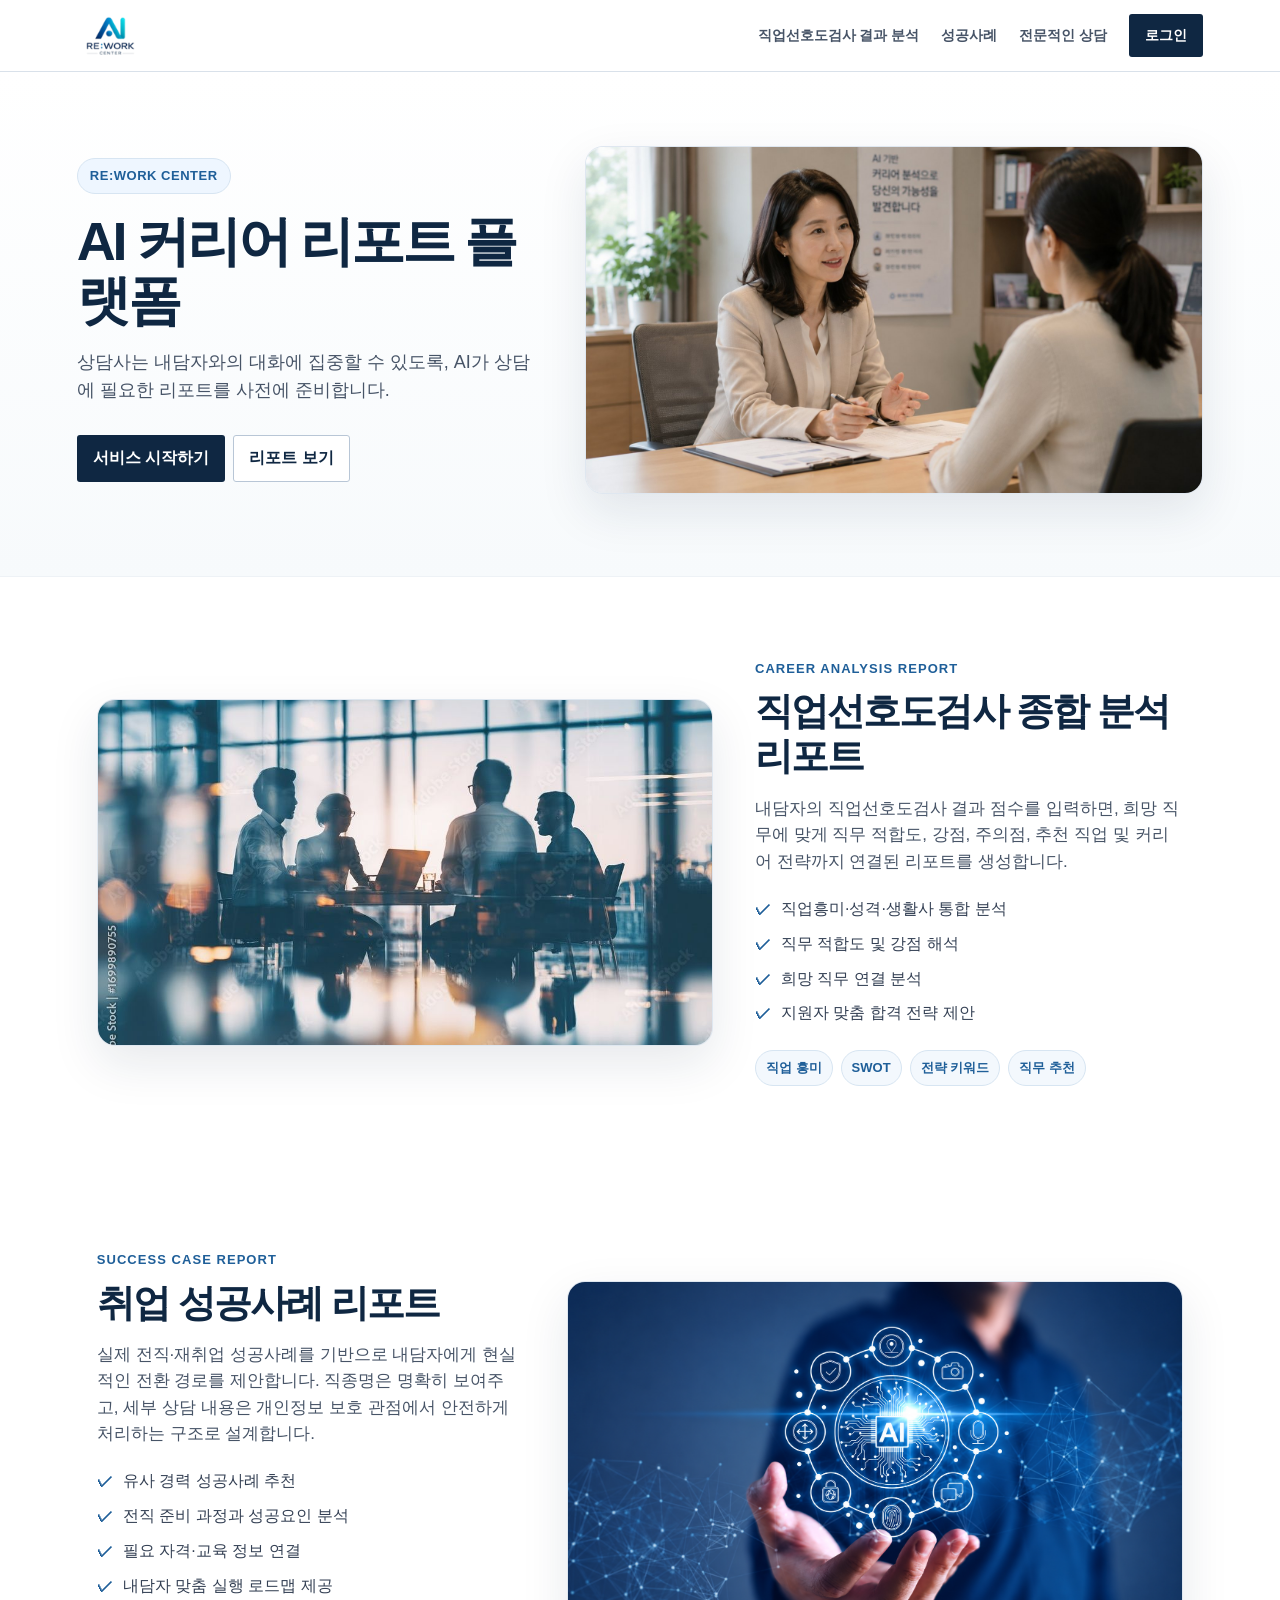
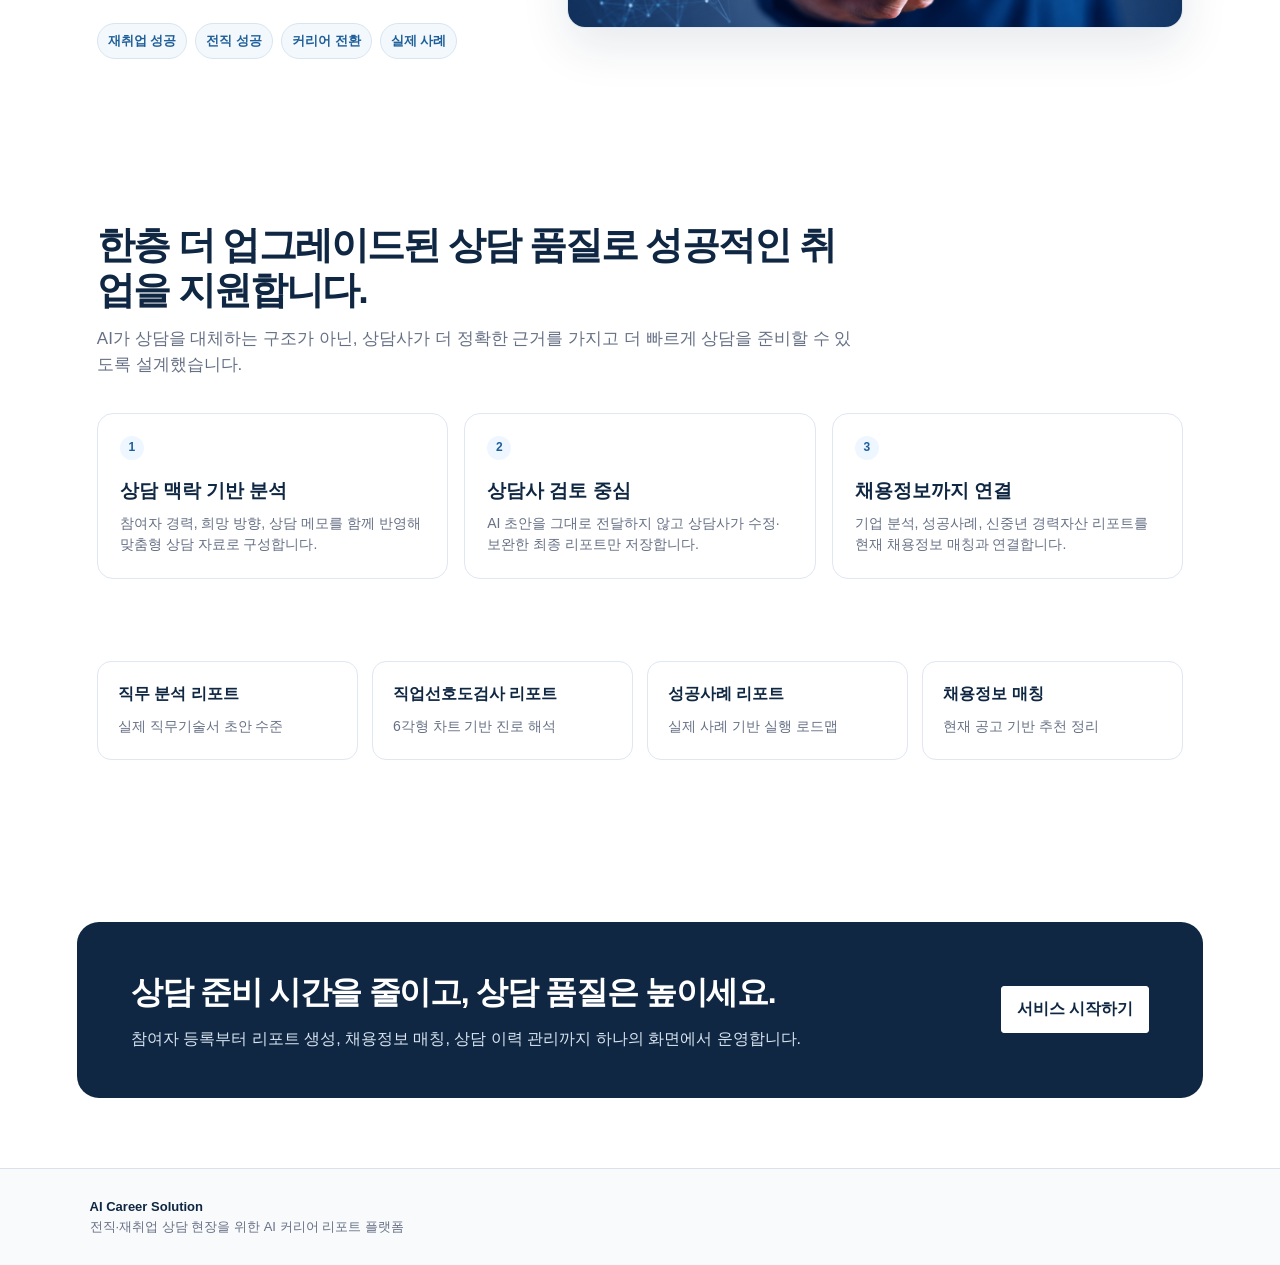
<file: ready/index.html>
﻿<!DOCTYPE html>
<html lang="ko">
<head>
  <meta charset="UTF-8" />
  <meta name="viewport" content="width=device-width, initial-scale=1.0" />
  <title>RE:WORK</title>
  <link rel="stylesheet" href="styles.css">
</head>
<body>
  <div id="app"></div><div id="toast" class="toast"></div>
<script src="successData.js"></script>
<script src="contentData.js"></script>
<script src="landingpage.js"></script>
<script src="geminiPromptNoTarget.js"></script>
<script src="geminiPromptTarget.js"></script>
<script>
const STORAGE_KEY='ai_career_report_index_v2';
const USE_MOCK_DATA = false;
const USE_MOCK_AI = false;
const BRAND_NAME = 'RE:WORK CENTER';
const BRAND_SUBTITLE = 'AI Career Solution';
const APP_ROLE='counselor';
const BRAND_LOGO = 'assets/brand-logo.png';
const DEFAULT_GEMINI_MODEL='gemini-2.5-flash';
window.AICareerReportConfig=window.AICareerReportConfig||{};
const GEMINI_API_KEY = window.AICareerReportConfig.geminiApiKey || '';
function getGeminiModel(scope='default'){const cfg=window.AICareerReportConfig||{};return cfg[`${scope}GeminiModel`]||cfg.geminiModel||localStorage.getItem('GEMINI_MODEL')||DEFAULT_GEMINI_MODEL}
window.setGeminiModel=function(model,scope='default'){if(!model)return;window.AICareerReportConfig=window.AICareerReportConfig||{};if(scope&&scope!=='default')window.AICareerReportConfig[`${scope}GeminiModel`]=model;else window.AICareerReportConfig.geminiModel=model;localStorage.setItem('GEMINI_MODEL',model)}

// ================= 화면 내용 관리 영역 =================
// 사이드바를 클릭했을 때 보이는 화면의 제목, 설명, 안내 문구는 여기서 수정합니다.
// 아래 문구만 바꾸면 연결된 화면 전체에 자동 반영됩니다.
function sc(section){return SCREEN_CONTENT[section]||{}}
function flowCardsHtml(){return (sc('dashboard').flowCards||[]).map(card=>`<div class="module-card"><h3>${escapeHtml(card.title)}</h3><p>${escapeHtml(card.desc)}</p></div>`).join('')}
function moduleDescription(type){return (sc('modules').moduleDesc||{})[type]||''}
const state={view:'landing',user:null,active:'dashboard',activeModule:'interest',selectedParticipantId:null,currentReport:null,editMode:false,reportMenuOpen:true,jobResults:[],lastJobQuery:null,history:[],data:{participants:[{id:'session_client',name:'내담자',age:'미저장',status:'검사결과 분석',docStatus:'미저장',target:'',career:'',memo:'',createdAt:today()}],reports:[]}};
function uid(){return'id_'+Math.random().toString(36).slice(2,10)+Date.now().toString(36)}function today(){return new Date().toISOString().slice(0,10)}function escapeHtml(str=''){return String(str).replace(/[&<>"']/g,m=>({'&':'&amp;','<':'&lt;','>':'&gt;','"':'&quot;',"'":'&#039;'}[m]))}function normalizeAccountRole(role){const text=String(role||'').trim().toLowerCase();if(['상담사','counselor','user'].includes(text))return'상담사';if(['관리자','admin','administrator'].includes(text))return'관리자';return String(role||'').trim()}function reportBrandHeader(title='AI Career Solution Report'){return `<div class="report-brand-header"><img src="${BRAND_LOGO}" alt="${BRAND_NAME}" class="report-brand-logo"><div><div class="report-brand-text">${BRAND_SUBTITLE} Report</div><div class="report-brand-name">${escapeHtml(title)}</div></div></div>`}function withReportBrand(html,title='AI Career Solution Report'){if(!html)return html;if(String(html).includes('report-brand-header'))return html;return reportBrandHeader(title)+html}function storageDefaults(){return{participants:[{id:'session_client',name:'내담자',age:'미저장',status:'검사결과 분석',docStatus:'미저장',target:'',career:'',memo:'',createdAt:today()}],reports:[],jobMatches:[],accounts:[]}}
function load(){let saved=null;try{saved=JSON.parse(localStorage.getItem(STORAGE_KEY)||'null')}catch(err){saved=null}state.data=saved&&typeof saved==='object'?{...storageDefaults(),...saved}:storageDefaults();ensureDefaults();state.selectedParticipantId=state.data.participants[0]?.id||'session_client';state.view='landing';persist()}
function ensureDefaults(){if(!Array.isArray(state.data.participants)||!state.data.participants.length)state.data.participants=storageDefaults().participants;if(!Array.isArray(state.data.reports))state.data.reports=[];if(!Array.isArray(state.data.jobMatches))state.data.jobMatches=[];if(!Array.isArray(state.data.accounts))state.data.accounts=[];state.data.accounts.forEach(a=>{a.role=normalizeAccountRole(a.role)});if(!state.data.accounts.some(a=>normalizeAccountRole(a.role)==='관리자'))state.data.accounts.unshift({id:uid(),loginId:'admin',password:'admin123',name:'관리자',role:'관리자',createdAt:today()});if(!state.data.accounts.some(a=>normalizeAccountRole(a.role)==='상담사'))state.data.accounts.push({id:uid(),loginId:'counselor01',password:'1234',name:'상담사 데모',role:'상담사',createdAt:today()});}
function persist(){localStorage.setItem(STORAGE_KEY,JSON.stringify(state.data));localStorage.setItem('GEMINI_API_KEY',localStorage.getItem('GEMINI_API_KEY')||'')}
function toast(msg){const el=document.getElementById('toast');el.textContent=msg;el.style.display='block';setTimeout(()=>el.style.display='none',2600)}function getParticipant(){return state.data.participants.find(p=>p.id===state.selectedParticipantId)||state.data.participants[0]||null}function reportTypeName(type){return{company:'기업 분석 리포트',interest:'직업선호도검사 리포트',interview:'상황 면접 시뮬레이션',senior:'신중년 경력자산 리포트',success:'취업 성공 사례',jobAnalysis:'직무분석리포트',jobs:'채용정보 매칭'}[type]||'리포트'}

function pageSnapshot(){return{view:state.view,user:state.user?{...state.user}:null,active:state.active,activeModule:state.activeModule,selectedParticipantId:state.selectedParticipantId,currentReport:state.currentReport?{...state.currentReport}:null,editMode:state.editMode,reportMenuOpen:state.reportMenuOpen,jobResults:Array.isArray(state.jobResults)?state.jobResults.map(x=>({...x})):[],lastJobQuery:state.lastJobQuery?{...state.lastJobQuery}:null};}
function pushHistory(){const snap=pageSnapshot();const last=state.history[state.history.length-1];if(!last||JSON.stringify(last)!==JSON.stringify(snap)){state.history.push(snap);if(state.history.length>40)state.history.shift();}}
function restoreSnapshot(snap){state.view=snap.view;state.user=snap.user;state.active=snap.active;state.activeModule=snap.activeModule;state.selectedParticipantId=snap.selectedParticipantId;state.currentReport=snap.currentReport;state.editMode=snap.editMode;state.reportMenuOpen=snap.reportMenuOpen;state.jobResults=snap.jobResults||[];state.lastJobQuery=snap.lastJobQuery||null;}
function goBack(){if(!state.history.length){toast('이전 페이지가 없습니다.');return}const snap=state.history.pop();restoreSnapshot(snap);render();}
function goLanding(){pushHistory();state.user=null;state.view='landing';render();}
function render(){const app=document.getElementById('app');if(state.view==='landing'){app.innerHTML=renderLanding();return}if(state.view==='login'&&!state.user){app.innerHTML=renderCounselorLogin();return}app.innerHTML=renderApp();activateSection(state.active)}
function renderLanding(){return landingTemplate()}
function renderCounselorLogin(){return loginTemplate()}
function renderApp(){return shellTemplate()}



function landingNavLinksHtml() {
  return LANDING_CONTENT.nav
    .map(item => `<a href="${item.href}">${item.label}</a>`)
    .join('');
}

function landingCheckListHtml(items) {
  return items.map(item => `<li>${item}</li>`).join('');
}

function landingChipRowHtml(items) {
  return items.map(item => `<span class="real-chip">${item}</span>`).join('');
}

function landingReportSectionHtml(report) {
  return `
    <section class="real-report-section" id="${report.id}">
      <div class="${report.layoutClass}">
        <div class="real-report-copy">
          <div class="kicker">${report.kicker}</div>
          <h2>${report.title}</h2>
          <p>${report.description}</p>
          <ul class="check-list">
            ${landingCheckListHtml(report.checks)}
          </ul>
          <div class="real-chip-row">
            ${landingChipRowHtml(report.chips)}
          </div>
        </div>
        <div class="real-report-image">
          <img src="${LANDING_IMAGES[report.imageKey]}" alt="${report.imageAlt}">
        </div>
      </div>
    </section>`;
}

function landingQualityCardsHtml() {
  return LANDING_CONTENT.quality.cards
    .map(card => `
      <div class="quality-card">
        <span class="num">${card.number}</span>
        <h3>${card.title}</h3>
        <p>${card.description}</p>
      </div>`)
    .join('');
}

function landingFeatureStripHtml() {
  return LANDING_CONTENT.featureStrip
    .map(item => `
      <div class="real-feature-item">
        <strong>${item.title}</strong>
        <span>${item.description}</span>
      </div>`)
    .join('');
}
function landingTemplate() {
  const content = LANDING_CONTENT;
  const reports = content.reports;

  return `
    <div class="landing pro-landing">
      <header class="landing-nav">
        <div class="logo">
          <img src="${BRAND_LOGO}" alt="${BRAND_NAME}" class="brand-logo landing-logo">
        </div>
        <nav class="landing-nav-links">
          ${landingNavLinksHtml()}
          <button class="btn" onclick="goLogin()">${content.buttons.login}</button>
        </nav>
      </header>

      <section class="real-hero">
        <div class="real-hero-inner">
          <div class="real-hero-copy">
            <span class="real-hero-badge">${content.hero.badge}</span>
            <h1>${content.hero.title}</h1>
            <p>${content.hero.description}</p>
            <div class="actions">
              <button class="btn" onclick="goLogin()">${content.buttons.start}</button>
              <a class="btn secondary" href="#company-report">${content.buttons.viewReport}</a>
            </div>
          </div>
          <div class="real-hero-image">
            <img src="${LANDING_IMAGES.hero}" alt="${content.hero.imageAlt}">
          </div>
        </div>
      </section>

      ${landingReportSectionHtml(reports.company)}
      ${landingReportSectionHtml(reports.success)}

      <section class="pro-section" id="${content.quality.id}">
        <div class="pro-section-header">
          <h2>${content.quality.title}</h2>
          <p>${content.quality.description}</p>
        </div>
        <div class="quality-grid">
          ${landingQualityCardsHtml()}
        </div>
      </section>

      <section class="real-feature-strip">
        ${landingFeatureStripHtml()}
      </section>

      <section class="landing-cta">
        <div>
          <h2>${content.cta.title}</h2>
          <p>${content.cta.description}</p>
        </div>
        <button class="btn secondary" onclick="goLogin()">${content.buttons.start}</button>
      </section>

      <footer class="landing-footer">
        <strong>${content.footer.brand}</strong><br>
        ${content.footer.description}
      </footer>
    </div>`;
}
function goLogin(){pushHistory();state.view='login';state.user=null;render()}
function goLanding(){pushHistory();state.user=null;state.view='landing';render()}
function loginTemplate(){const content=LANDING_CONTENT;const demoAcc=(state.data.accounts||[]).find(a=>normalizeAccountRole(a.role)==='상담사')||{loginId:'counselor01',password:'1234'};const loginId=demoAcc.loginId;const password=demoAcc.password;const title='상담사 로그인';const desc='발급받은 상담사 아이디와 비밀번호로 접속합니다.';const demo=`상담사: ${loginId} / ${password}`;return `<div class="login-screen"><section class="login-hero"><div class="real-hero-copy"><span class="real-hero-badge">${content.hero.badge}</span><h1>${content.hero.title}</h1><p>${content.hero.description}</p></div><div class="real-hero-image"><img src="${LANDING_IMAGES.hero}" alt="${content.hero.imageAlt}"></div></section><section class="login-panel"><div class="login-box"><h2>${title}</h2><p>${desc}</p><div class="field"><label>아이디</label><input id="loginId" value="${escapeHtml(loginId)}" autocomplete="username"></div><div class="field"><label>비밀번호</label><input id="loginPw" type="password" value="${escapeHtml(password)}" autocomplete="current-password"></div><button type="button" class="btn full" onclick="login()">접속하기</button><button type="button" class="btn secondary full" onclick="goLanding()" style="margin-top:8px">첫 화면으로 돌아가기</button><div class="demo-info"><strong>시연용 계정</strong><br>${escapeHtml(demo)}</div></div></section></div>`}function login(){const loginId=document.getElementById('loginId').value.trim();const password=document.getElementById('loginPw').value;const acc=(state.data.accounts||[]).find(a=>String(a.loginId||'').trim()===loginId&&String(a.password||'')===password);if(!acc){toast('아이디 또는 비밀번호가 올바르지 않습니다.');return}const expectedRole=APP_ROLE==='admin'?'관리자':'상담사';const actualRole=normalizeAccountRole(acc.role);if(actualRole!==expectedRole){toast(`${expectedRole} 계정으로만 접속할 수 있습니다.`);return}acc.role=actualRole;pushHistory();state.user={accountId:acc.id,loginId:acc.loginId,name:acc.name,role:actualRole};state.view='app';state.active=APP_ROLE==='admin'?'admin':'dashboard';if(!state.selectedParticipantId&&state.data.participants[0])state.selectedParticipantId=state.data.participants[0].id;persist();render()}
function logout(){pushHistory();state.user=null;state.view='landing';render()}
function navButton(id,label){return `<button class="${state.active===id?'active':''}" onclick="setSection('${id}')"><span>${label} (준비중)</span><span>›</span></button>`}function subNavButton(module,label){return `<button class="${state.active==='modules'&&state.activeModule===module?'active':''}" onclick="setReportModule('${module}')"><span>${['interest','success'].includes(module)?label:label+' (준비중)'}</span></button>`}function setReportModule(module){if(state.active!=='modules'||state.activeModule!==module)pushHistory();state.active='modules';state.activeModule=module;state.currentReport=null;state.editMode=false;render()}function toggleReportMenu(){state.reportMenuOpen=!state.reportMenuOpen;if(state.reportMenuOpen)state.active='modules';render()}function goDashboard(){if(state.active!=='dashboard')pushHistory();state.active='dashboard';state.activeModule='interest';state.currentReport=null;state.editMode=false;state.reportMenuOpen=false;render()}function activeMainSectionHtml(){if(APP_ROLE==='admin')return adminSection();if(state.active==='modules')return modulesSection();if(state.active==='jobs')return jobMatchingSection();if(state.active==='account')return accountSection();if(state.active==='reports')return reportsSection();return dashboardSection()}function shellTemplate(){const sideBrand=`<div class="side-brand" role="button" tabindex="0" aria-label="메인 대시보드로 이동" onclick="goDashboard()" onkeydown="if(event.key==='Enter'||event.key===' '){event.preventDefault();goDashboard()}"><img src="${BRAND_LOGO}" alt="${BRAND_NAME}" class="sidebar-logo"><div class="title">${BRAND_NAME}</div><div class="sub">${BRAND_SUBTITLE}</div><div class="role-badge">${escapeHtml(state.user.name)} · ${escapeHtml(state.user.role)}</div></div>`;if(APP_ROLE==='admin')return `<div class="shell"><aside class="sidebar no-print">${sideBrand}<nav class="nav"><button class="active" onclick="setSection('admin')"><span>관리자 현황</span><span>›</span></button></nav><div style="margin-top:20px;padding:10px"><button class="btn secondary full" onclick="logout()">로그아웃</button></div></aside><main class="main">${activeMainSectionHtml()}</main></div>`;const reportMenuStyle=state.reportMenuOpen?'':'style="display:none"';return `<div class="shell"><aside class="sidebar no-print">${sideBrand}<nav class="nav"><button class="${state.active==='modules'?'active':''}" onclick="toggleReportMenu()"><span>리포트 생성 (Beta)</span><span>${state.reportMenuOpen?'⌃':'⌄'}</span></button><div class="subnav" ${reportMenuStyle}>${subNavButton('interest','직업선호도검사 리포트(Beta)')}${subNavButton('success','취업 성공 사례(Beta)')}${subNavButton('task','직무 분석 리포트')}${subNavButton('interview','상황 면접 시뮬레이션')}</div>${navButton('jobs','채용정보 매칭')}${navButton('account','내 계정')}</nav><div style="margin-top:20px;padding:10px"><button class="btn secondary full" onclick="logout()">로그아웃</button></div></aside><main class="main">${activeMainSectionHtml()}</main></div>`}function setSection(id){if(state.active!==id)pushHistory();state.active=id;render()}function activateSection(id){document.querySelectorAll('.section').forEach(s=>s.classList.remove('active'));const el=document.getElementById('section-'+id);if(el)el.classList.add('active')}function pageTitle(title,desc,actions=''){const backBtn=state.history&&state.history.length?`<button class="btn secondary" onclick="goBack()">← 뒤로가기</button>`:'';return `<div class="topbar no-print"><div><h2>${title}</h2><p>${desc}</p></div><div class="actions">${backBtn}${actions}</div></div>`}
function workspaceIcon(name){const icons={intake:'<path d="M7 4h10v4H7z"></path><path d="M6 8h12v12H6z"></path><path d="M9 12h6"></path><path d="M9 16h4"></path>',analyze:'<circle cx="11" cy="11" r="5"></circle><path d="M15 15l4 4"></path><path d="M11 8v6"></path><path d="M8 11h6"></path>',draft:'<path d="M5 4h10l4 4v12H5z"></path><path d="M15 4v4h4"></path><path d="M8 13h8"></path><path d="M8 17h6"></path>',deliver:'<path d="M4 5h16v14H4z"></path><path d="M8 9h8"></path><path d="M8 13h5"></path><path d="M16 16l2 2 3-4"></path>',interest:'<path d="M12 3l8 5v8l-8 5-8-5V8z"></path><path d="M12 7v10"></path><path d="M7.5 10l9 4"></path><path d="M16.5 10l-9 4"></path>',success:'<path d="M4 18V6"></path><path d="M4 18h16"></path><path d="M7 15l3-4 3 2 5-7"></path><path d="M16 6h2v2"></path>',job:'<path d="M8 7V5h8v2"></path><path d="M4 8h16v10H4z"></path><path d="M9 12h6"></path><path d="M12 8v10"></path>',interview:'<path d="M5 6h14v9H8l-3 3z"></path><path d="M9 10h6"></path><path d="M9 13h4"></path>'};return `<svg class="workspace-icon" viewBox="0 0 24 24" fill="none" stroke="currentColor" stroke-width="2" stroke-linecap="round" stroke-linejoin="round" aria-hidden="true">${icons[name]||icons.draft}</svg>`}
function workflowStep(icon,title,desc){return `<div class="workflow-step"><span class="workflow-icon">${workspaceIcon(icon)}</span><div><strong>${escapeHtml(title)}</strong><span>${escapeHtml(desc)}</span></div></div>`}
function dashboardQuickCard(module,icon,title,desc){return `<button class="quick-card" onclick="setReportModule('${module}')"><span class="quick-icon">${workspaceIcon(icon)}</span><strong>${escapeHtml(title)}</strong><span>${escapeHtml(desc)}</span></button>`}
function dashboardSection(){const name=state.user?.name||'상담사';return `<section id="section-dashboard" class="section"><div class="ai-workspace"><div class="workspace-hero"><div><div class="workspace-kicker">RE:WORK AI COUNSELING</div><h1>안녕하세요, ${escapeHtml(name)}님.<br><span class="hero-emphasis">오늘도 AI와 함께 상담 리포트를 빠르게 생성해보세요.</span></h1><p>AI가 초안을 만들고, 상담사가 바로 편집 가능한 리포트로 정리합니다.</p></div><div class="workspace-visual"><div class="workspace-logo-card"><img src="${BRAND_LOGO}" alt="${BRAND_NAME}" class="workspace-logo"><div class="workspace-report-lines"><span></span><span></span><span></span></div></div></div></div><div class="workspace-block"><div class="workspace-head"><div><h3>상담 워크플로우</h3><p>내담자 정보 확인부터 리포트 전달까지 한 화면에서 빠르게 이어갑니다.</p></div></div><div class="workflow-grid">${workflowStep('intake','정보 확인','기본 정보와 상담 메모를 정리합니다.')}${workflowStep('analyze','AI 분석','검사 결과와 경력 조건을 통합합니다.')}${workflowStep('draft','초안 편집','AI 리포트 초안을 상담사가 다듬습니다.')}${workflowStep('deliver','상담 진행','더욱 체계적인 상담 진행을 돕습니다.')}</div></div><div class="workspace-block"><div class="workspace-head"><div><h3>빠른 실행</h3><p>자주 사용하는 AI 리포트 생성 화면으로 바로 이동합니다.</p></div></div><div class="quick-grid">${dashboardQuickCard('interest','interest','직업선호도검사 리포트','흥미·성격·생활사 검사를 통합 분석하여 진로 방향과 직무 적합성을 제시합니다.')}${dashboardQuickCard('success','success','취업 성공사례','유사한 경력과 조건의 성공사례를 검색하고 맞춤형 인사이트를 제공합니다.')}${dashboardQuickCard('jobAnalysis','job','직무 분석 리포트','희망 직무와 경력을 기반으로 직무 적합성, 필요 역량, 준비 방향을 분석합니다.')}${dashboardQuickCard('interview','interview','상황면접 시뮬레이션','직무별 예상 질문과 모범 답변을 생성하여 면접 준비를 도와드립니다.')}</div></div><div class="workspace-block"><div class="workspace-head"><div><h3>AI 지원 기능</h3><p>생성부터 편집, 출력까지 상담사 업무 흐름에 맞춰 지원합니다.</p></div></div><div class="ai-support-tags"><span class="ai-support-tag">검사 결과 통합 분석</span><span class="ai-support-tag">AI 초안 자동 생성</span><span class="ai-support-tag">상담사 편집 가능</span><span class="ai-support-tag">결과 저장 지원</span></div></div></div></section>`}function recentReportsPanel(){const rows=state.data.reports.slice(0,5).map(r=>`<tr><td>${escapeHtml(r.createdAt)}</td><td>${escapeHtml(r.participantName)}</td><td><span class="pill">${reportTypeName(r.type)}</span></td><td>${escapeHtml(r.title)}</td><td><button class="btn light" onclick="openReport('${r.id}')">열기</button></td></tr>`).join('');return `<div class="panel"><div class="panel-head"><h3>최근 생성 리포트</h3><button class="btn secondary" onclick="setSection('reports')">전체 보기</button></div><div class="panel-body">${rows?`<div class="table-wrap"><table><thead><tr><th>생성일</th><th>참여자</th><th>유형</th><th>제목</th><th>작업</th></tr></thead><tbody>${rows}</tbody></table></div>`:`<div class="empty">아직 생성된 리포트가 없습니다.</div>`}</div></div>`}
function participantsSection(){const rows=state.data.participants.map(p=>{const searchText=`${p.name} ${p.age} ${p.status} ${p.docStatus} ${p.target||''} ${p.career||''}`.toLowerCase();return `<tr data-participant-row="true" data-search="${escapeHtml(searchText)}"><td><strong>${escapeHtml(p.name)}</strong><br><span class="small">${escapeHtml(p.age)} · ${escapeHtml(p.createdAt)}</span></td><td>${escapeHtml(p.status)}</td><td>${escapeHtml(p.docStatus)}</td><td>${escapeHtml(p.target||'-')}</td><td>${escapeHtml(p.career||'-')}</td><td class="actions"><button class="btn light" onclick="selectParticipant('${p.id}')">선택</button><button class="btn secondary" onclick="fillParticipantForm('${p.id}')">수정</button><button class="btn danger" onclick="deleteParticipant('${p.id}')">삭제</button></td></tr>`}).join('');return `<section id="section-participants" class="section">${pageTitle(sc('participants').title,sc('participants').desc)}<div class="panel"><div class="panel-head"><h3>${sc('participants').formTitle}</h3><span class="small">${sc('participants').formDesc}</span></div><div class="panel-body"><input type="hidden" id="participantId"><div class="grid-3"><div class="field"><label>이름</label><input id="pName" placeholder="예: 홍길동"></div><div class="field"><label>연령대</label><select id="pAge"><option>20대</option><option>30대</option><option>40대</option><option>50대</option><option>60대 이상</option></select></div><div class="field"><label>현재 상태</label><select id="pStatus"><option>구직중</option><option>재직중</option><option>퇴직예정</option><option>전직준비</option><option>상담진행중</option></select></div></div><div class="grid-2"><div class="field"><label>서류 상태</label><select id="pDoc"><option>기본정보 미입력</option><option>기본정보 완료</option><option>상담 진행</option><option>리포트 생성 완료</option><option>전달 완료</option></select></div><div class="field"><label>희망 직무/방향</label><input id="pTarget" placeholder="예: 인사총무, 영업관리, 마케팅"></div></div><div class="field"><label>주요 경력</label><textarea id="pCareer" placeholder="참여자의 산업, 직무, 근속기간, 주요 성과를 입력하세요."></textarea></div><div class="field"><label>상담사 메모</label><textarea id="pMemo" placeholder="상담 중 확인한 강점, 제약, 특이사항을 입력하세요."></textarea></div><div class="actions"><button class="btn" onclick="saveParticipant()">새 참여자 등록/저장</button><button class="btn secondary" onclick="resetParticipantForm()">초기화</button></div></div></div><div class="panel"><div class="panel-head"><h3>${sc('participants').listTitle}</h3><input id="participantSearch" oninput="filterParticipants()" placeholder="참여자명, 상태, 희망 직무, 경력으로 검색" style="max-width:360px"></div><div class="panel-body"><div class="table-wrap"><table><thead><tr><th>참여자</th><th>현재 상태</th><th>서류 상태</th><th>희망 직무</th><th>주요 경력</th><th>작업</th></tr></thead><tbody>${rows}</tbody></table></div></div></div></section>`}function saveParticipant(){const id=document.getElementById('participantId').value;const name=document.getElementById('pName').value.trim();if(!name){toast('이름을 입력해주세요.');return}const item={id:id||uid(),name,age:document.getElementById('pAge').value,status:document.getElementById('pStatus').value,docStatus:document.getElementById('pDoc').value,target:document.getElementById('pTarget').value.trim(),career:document.getElementById('pCareer').value.trim(),memo:document.getElementById('pMemo').value.trim(),createdAt:id?(state.data.participants.find(p=>p.id===id)?.createdAt||today()):today()};if(id){const idx=state.data.participants.findIndex(p=>p.id===id);state.data.participants[idx]=item}else{state.data.participants.unshift(item)}state.selectedParticipantId=item.id;persist();toast('참여자 정보가 저장되었습니다.');render()}function fillParticipantForm(id){const p=state.data.participants.find(x=>x.id===id);if(!p)return;setTimeout(()=>{document.getElementById('participantId').value=p.id;document.getElementById('pName').value=p.name;document.getElementById('pAge').value=p.age;document.getElementById('pStatus').value=p.status;document.getElementById('pDoc').value=p.docStatus;document.getElementById('pTarget').value=p.target||'';document.getElementById('pCareer').value=p.career||'';document.getElementById('pMemo').value=p.memo||''},0)}function resetParticipantForm(){['participantId','pName','pTarget','pCareer','pMemo'].forEach(id=>document.getElementById(id).value='');document.getElementById('pAge').value='20대';document.getElementById('pStatus').value='구직중';document.getElementById('pDoc').value='기본정보 미입력'}function deleteParticipant(id){if(!confirm('참여자를 삭제할까요? 관련 리포트는 유지됩니다.'))return;state.data.participants=state.data.participants.filter(p=>p.id!==id);if(state.selectedParticipantId===id)state.selectedParticipantId=state.data.participants[0]?.id||null;persist();toast('삭제되었습니다.');render()}function selectParticipant(id){pushHistory();state.selectedParticipantId=id;persist();state.active='modules';render();toast('참여자가 선택되었습니다.')}
function filterParticipants(){const q=(document.getElementById('participantSearch')?.value||'').trim().toLowerCase();document.querySelectorAll('[data-participant-row="true"]').forEach(row=>{row.style.display=(row.dataset.search||'').includes(q)?'':'none'})}function participantSelector(){return ''}function moduleCard(id,title,desc){return `<div class="module-card" style="${state.activeModule===id?'border-color:#1f5f99;background:#fbfdff':''}"><h3>${title}</h3><p>${desc}</p><div class="actions"><button class="btn ${state.activeModule===id?'':'secondary'}" onclick="selectModule('${id}')">${state.activeModule===id?'선택됨':'선택'}</button></div></div>`}function selectModule(id){state.activeModule=id;state.currentReport=null;state.editMode=false;render()}function modulesSection(){const p=getParticipant();return `<section id="section-modules" class="section print-target">${pageTitle(reportTypeName(state.activeModule),sc('modules').desc,participantSelector())}${!p?`<div class="notice">${sc('modules').noParticipant}</div>`:''}<div class="notice no-print"><strong>${reportTypeName(state.activeModule)}</strong><br>${moduleDescription(state.activeModule)}</div><div class="report-layout"><div class="panel form-panel no-print">${state.activeModule==='interest'?moduleForm('interest'):`<div class="panel-head"><h3>${reportTypeName(state.activeModule)}</h3></div><div class="panel-body">${moduleForm(state.activeModule)}</div>`}</div><div class="report-output"><div class="report-toolbar"><div><strong>${sc('modules').previewTitle}</strong><br><span class="small">${sc('modules').previewDesc}</span></div><div class="actions"><button class="btn secondary" onclick="toggleEdit()">${state.editMode?'편집 종료':'편집하기'}</button><button class="btn light" onclick="saveCurrentReport()">저장</button><button class="btn light" onclick="printReport()">PDF/인쇄</button><button class="btn light" onclick="downloadReportHtml()">HTML 다운로드</button></div></div><div id="reportContent" class="report-content" contenteditable="${state.editMode?'true':'false'}">${currentReportHtml()}</div></div></div></section>`}
function interestFieldId(groupKey,label,suffix='score'){return `interest_${groupKey}_${label.replace(/\s+/g,'_')}_${suffix}`}
function interestNumberField(groupKey,label,suffix='score',placeholder='점수'){const id=interestFieldId(groupKey,label,suffix);return `<div class="field score-cell"><label>${escapeHtml(label)}</label><input id="${id}" type="number" inputmode="numeric" step="1" placeholder="${placeholder}"></div>`}
function interestGroupHtml(group){return `<div class="panel" style="margin-bottom:14px"><div class="panel-head"><h3>${escapeHtml(group.title)}</h3></div><div class="panel-body"><div class="score-grid">${group.items.map(label=>interestNumberField(group.key,label)).join('')}</div></div></div>`}
function moduleForm(type){const p=getParticipant();if(!p)return `<div class="empty">참여자를 먼저 등록해야 리포트를 생성할 수 있습니다.</div>`;const common=`<div class="notice">선택 참여자: <strong>${escapeHtml(p.name)}</strong> / ${escapeHtml(p.age)} / ${escapeHtml(p.status)}<br>희망 방향: ${escapeHtml(p.target||'미입력')}</div>`;if(type==='company')return common+`<div class="field"><label>기업명 *</label><input id="companyName" placeholder="예: 삼성전자, 현대자동차"></div><div class="field"><label>홈페이지/채용 URL 선택</label><input id="companyUrl" placeholder="https://..."></div><div class="field"><label>지원 희망 직무 선택</label><input id="companyJob" value="${escapeHtml(p.target||'')}" placeholder="예: HR, 영업관리, 마케팅"></div><div class="field"><label>채용공고/직무기술서 내용 선택</label><textarea id="companyJD" placeholder="채용공고나 직무기술서 내용을 붙여넣으세요."></textarea></div><div class="field"><label>특별 요청사항 선택</label><textarea id="companyReq" placeholder="예: 면접 준비 중심으로 분석, 중장년 전직 관점으로 분석"></textarea></div><button class="btn full" onclick="generateReport('company')">분석 시작</button>`;if(type==='jobAnalysis')return common+`<div class="job-api-box"><strong>Gemini 연동</strong><br>입력한 검사 결과를 Gemini가 prompt.xlsx의 기준에 맞춰 분석합니다. API 키는 이 브라우저에만 저장됩니다.</div><div class="field"><label>Gemini API 키 *</label><input id="geminiApiKey" type="password" value="${escapeHtml(localStorage.getItem('GEMINI_API_KEY')||'')}" placeholder="Google AI Studio API 키를 입력하세요"></div><div class="field"><label>Gemini 모델</label><select id="geminiModel"><option value="gemini-2.5-flash" selected>gemini-2.5-flash</option><option value="gemini-2.5-pro">gemini-2.5-pro</option><option value="gemini-2.0-flash">gemini-2.0-flash</option></select></div><div class="field"><label>희망 직무 *</label><input id="jobAnalysisTarget" value="${escapeHtml(p.target||'')}" placeholder="예: 직업상담사, 마케팅 기획, 영업관리"></div><div class="field"><label>상담사 추가 메모</label><textarea id="jobAnalysisMemo" placeholder="검사 결과 해석 시 함께 고려할 특이사항, 상담 장면에서 확인한 강점/제약을 입력하세요.">${escapeHtml(p.memo||'')}</textarea></div><button id="jobAnalysisButton" class="btn full" onclick="generateReport('jobAnalysis')">Gemini로 직무분석리포트 생성</button>`;if(type==='interest')return interestManualForm(p);if(type==='interview')return common+`<div class="field"><label>지원 희망 직무 *</label><input id="interviewJob" value="${escapeHtml(p.target||'')}" placeholder="예: 영업관리"></div><div class="grid-2"><div class="field"><label>면접 유형</label><select id="interviewType"><option>상황면접</option><option>경험면접</option><option>직무면접</option><option>임원면접</option></select></div><div class="field"><label>난이도</label><select id="interviewLevel"><option>쉬움</option><option selected>보통</option><option>어려움</option></select></div></div><div class="field"><label>예상 상황/선택사항</label><textarea id="interviewSituation" placeholder="예: 고객 불만, 팀 갈등, 일정 지연, 성과 압박 상황"></textarea></div><div class="field"><label>특별 요청사항 선택</label><textarea id="interviewReq" placeholder="예: STAR 방식으로, 1분 답변 포함"></textarea></div><button class="btn full" onclick="generateReport('interview')">답변 가이드 생성</button>`;if(type==='senior')return common+`<div class="field"><label>주요 경력 *</label><textarea id="seniorCareer">${escapeHtml(p.career||'')}</textarea></div><div class="field"><label>보유 역량/자격증 선택</label><textarea id="seniorAssets" placeholder="예: 영업관리, 조직관리, 엑셀, 지게차운전기능사"></textarea></div><div class="field"><label>희망 방향 선택</label><select id="seniorDirection"><option>재취업</option><option>전직</option><option>창업</option><option>강의/컨설팅</option><option>사회공헌</option></select></div><div class="field"><label>특별 요청사항 선택</label><textarea id="seniorReq" placeholder="예: 현실적인 재취업 직무 중심으로"></textarea></div><button class="btn full" onclick="generateReport('senior')">리포트 생성</button>`;if(type==='success')return `<div class="job-api-box"><strong>${successUi('formIntroTitle','Public casebook success analysis')}</strong><br>${successUi('formIntroDesc','Searches SUCCESS_CASE_DB and builds a counselor report.')}</div><div class="field"><label>${successUi('jobLabel','Job keyword *')}</label><input id="successJobKeyword" value="${escapeHtml(state.successQuery||p.target||'')}" placeholder="${successUi('jobPlaceholder','ex: safety, counseling, welfare')}" onkeydown="if(event.key==='Enter'){event.preventDefault();searchSuccessCases()}"></div><input type="hidden" id="successSelectedCaseId" value="${escapeHtml(state.selectedSuccessCaseId||'')}"><div class="actions"><button class="btn full" onclick="searchSuccessCases()">${successUi('search','Search cases')}</button><button class="btn secondary full" onclick="resetSuccessCaseSearch()">${successUi('reset','Reset')}</button></div><div id="successCaseResults" style="margin-top:14px">${successCaseResultHtml()}</div><div class="field"><label>${successUi('insightLabel','Counselor insight')}</label><textarea id="successInsight" placeholder="${successUi('insightPlaceholder','Write participant context.')}">${escapeHtml(state.successInsight||'')}</textarea></div><button class="btn full" onclick="generateReport('success')">${successUi('generate','Generate counselor report')}</button>`
}function emptyReport(){return `<div class="empty">왼쪽 입력 영역에서 정보를 입력한 뒤 리포트를 생성하세요.<br>생성된 내용은 상담사가 직접 편집할 수 있습니다.</div>`}function val(id){const el=document.getElementById(id);return el?el.value.trim():''}function numberVal(id){const n=Number(val(id));return Number.isFinite(n)?n:0}
async function generateReport(type, priority){let p=getParticipant();if(!p){toast('내담자 분석 정보를 찾을 수 없습니다.');return}let html='',title='';if(type==='company'){const company=val('companyName');if(!company){toast('기업명을 입력해주세요.');return}const job=val('companyJob')||p.target||'지원 희망 직무';title=`${company} 기업 분석 리포트`;html=companyReport(p,company,job,val('companyUrl'),val('companyJD'),val('companyReq'))}if(type==='interest'){const selectedHasTarget=val('interestHasTarget')==='yes';const targetJob=val('interestTarget');const hasTargetJob=selectedHasTarget&&targetJob&&targetJob.trim().length>0;const target=hasTargetJob?targetJob:'검사 결과 기반 추천 직무';p=getInterestClient();try{const generated=hasTargetJob?(USE_MOCK_DATA===true?generateInterestReportMock(p,target,true):await generateGeminiInterestReport(p,target,true)):await generateNoTargetJobInterestReport(p);title=hasTargetJob?`${p.name} 직업선호도검사 리포트 (${target})`:generated.title;html=withReportBrand(generated.html,title);state.currentReport={id:null,type:'interest',title,participantId:p.id,participantName:p.name,html,createdAt:today()}}catch(err){toast(err.message||'Gemini 분석 중 오류가 발생했습니다.');return}}if(type==='interview'){const job=val('interviewJob');if(!job){toast('지원 희망 직무를 입력해주세요.');return}title=`${job} ${val('interviewType')} 답변 가이드`;html=interviewReport(p,job,val('interviewType'),val('interviewLevel'),val('interviewSituation')||'직무 수행 중 문제 상황',val('interviewReq'))}if(type==='senior'){const career=val('seniorCareer');if(!career){toast('주요 경력을 입력해주세요.');return}title=`${p.name} 신중년 경력자산 리포트`;html=seniorReport(p,career,val('seniorAssets'),val('seniorDirection'),val('seniorReq'))}if(type==='jobAnalysis'){const target=val('jobAnalysisTarget')||p.target;if(!target){toast('희망 직무를 입력해주세요.');return}try{const generated=await generateGeminiJobAnalysis(p,target);title=generated.title;html=generated.html}catch(err){toast(err.message||'Gemini 분석 중 오류가 발생했습니다.');return}}if(type==='success'){const query=val('successJobKeyword');if(!query){toast(successUi('needQuery','Search keyword is required.'));return}try{let results=Array.isArray(state.successResults)&&state.successQuery===query?state.successResults:findSuccessCases(query,12);if(!results.length){toast('SUCCESS_CASE_DB: no matched success cases.');state.successResults=[];state.successQuery=query;state.selectedSuccessCaseId=null;state.selectedSuccessCaseIds=[];render();return}state.successResults=results;state.successQuery=query;state.successInsight=val('successInsight');const selectedIds=collectSelectedSuccessCaseIds();if(!selectedIds.length){toast(successUi('needSelect','Select at least one success case.'));return}const selectedResults=results.filter(item=>selectedIds.includes(successCaseId(item.case)));if(!selectedResults.length){toast(successUi('missingSelected','Selected cases are not in current results.'));return}state.selectedSuccessCaseIds=selectedResults.map(item=>successCaseId(item.case));state.selectedSuccessCaseId=state.selectedSuccessCaseIds[0]||null;title=`${p.name} ${successUi('reportTitle','Success Case Reemployment Analysis')} (${query}, ${selectedResults.length}${successUi('selectedCount',' selected')})`;html=generateMockSuccessCaseReport(query,selectedResults,p,val('successInsight'))}catch(err){console.log('success report generation error',err);toast('Success case report generation failed.');return}}
if(type!=='interest'){html=withReportBrand(html,title);state.currentReport={id:null,type,title,participantId:p.id,participantName:p.name,html,createdAt:today()}}state.editMode=false;render();toast('AI 리포트 초안이 생성되었습니다.')}
function noTargetPercentRows(obj,labels){const values=labels.map(label=>Number(obj?.[label]??0));const max=Math.max(...values,1);return labels.map(label=>Math.round((Number(obj?.[label]??0)/max)*100))}
function noTargetScoreTable(headers,scores){const interestCodes={'현실형':'R','탐구형':'I','예술형':'A','사회형':'S','진취형':'E','관습형':'C'};const displayHeaders=headers.map(h=>interestCodes[h]||h);const percents=noTargetPercentRows(scores,headers);return `<table><thead><tr><th>주요코드</th>${displayHeaders.map(h=>`<th>${escapeHtml(h)}</th>`).join('')}</tr></thead><tbody><tr><th>원점수</th>${headers.map(h=>`<td>${escapeHtml(scores?.[h]??'')}</td>`).join('')}</tr><tr><th>흥미(%)</th>${percents.map(v=>`<td>${v}%</td>`).join('')}</tr></tbody></table>`}
function noTargetAverageGroup(group){const values=Object.values(group||{}).map(Number).filter(Number.isFinite);if(!values.length)return null;return Math.round(values.reduce((a,b)=>a+b,0)/values.length)}
function noTargetPersonalitySummary(personality){if(!hasInterestValues(personality))return null;return{'외향성':noTargetAverageGroup(personality.extraversion),'호감성':noTargetAverageGroup(personality.agreeableness),'성실성':noTargetAverageGroup(personality.conscientiousness),'정서적 불안정성':noTargetAverageGroup(personality.emotionalInstability),'경험에 대한 개방성':noTargetAverageGroup(personality.openness)}}
function noTargetTopEntries(obj,n=3){return sortedScoreEntries(obj).slice(0,n)}
function noTargetCodeMap(){return{'현실형':{code:'R',activities:['도구, 장비, 현장을 다루는 활동','눈에 보이는 결과물을 만드는 활동'],fatigue:['추상적 논의만 길게 이어지는 환경'],fields:['시설관리','제조품질','기술지원','안전관리'],jobs:['설비관리 담당자','품질관리원','안전관리 보조','기술지원 담당자','물류운영 관리자']},'탐구형':{code:'I',activities:['자료를 분석하고 원인을 찾는 활동','새로운 지식을 깊게 파고드는 활동'],fatigue:['근거 없이 빠른 결론을 요구하는 환경'],fields:['데이터 분석','조사연구','품질개선','정책분석'],jobs:['데이터 분석가','시장조사 연구원','품질개선 담당자','정책자료 조사원','리서치 어시스턴트']},'예술형':{code:'A',activities:['아이디어를 시각화하거나 표현하는 활동','정해진 방식보다 새 방식을 만드는 활동'],fatigue:['반복 절차만 강하게 요구되는 환경'],fields:['콘텐츠','디자인','브랜딩','문화기획'],jobs:['콘텐츠 기획자','브랜드 마케터','UX 라이터','문화행사 기획자','교육콘텐츠 개발자']},'사회형':{code:'S',activities:['사람을 돕고 설명하는 활동','상대의 변화를 지원하는 활동'],fatigue:['사람과의 의미 있는 접점이 거의 없는 환경'],fields:['상담','교육','고객성공','복지서비스'],jobs:['직업상담사','교육운영 매니저','고객성공 매니저','사회복지 행정담당','전직지원 컨설턴트']},'진취형':{code:'E',activities:['목표를 세우고 사람을 설득하는 활동','성과를 만들기 위해 주도하는 활동'],fatigue:['권한 없이 지시만 수행하는 환경'],fields:['영업기획','사업개발','프로젝트 운영','조직관리'],jobs:['영업관리자','사업개발 매니저','프로젝트 코디네이터','창업지원 매니저','채용 컨설턴트']},'관습형':{code:'C',activities:['자료를 정리하고 기준에 맞게 관리하는 활동','정확성과 절차가 중요한 활동'],fatigue:['규칙이 계속 바뀌고 기준이 모호한 환경'],fields:['행정','회계','문서관리','운영관리'],jobs:['인사총무 담당자','교육행정 담당자','회계사무원','공공사업 운영담당','문서관리 전문가']}}}
function noTargetJobRecommendations(data){const map=noTargetCodeMap();const top=noTargetTopEntries(data.interestRaw,3).map(([k])=>k);const hasPersonality=hasInterestValues(data.personality);const hasLife=hasInterestValues(data.lifeHistory);const seen=new Set();const jobs=[];top.forEach(code=>{(map[code]?.jobs||[]).forEach(job=>{if(seen.has(job)||jobs.length>=10)return;seen.add(job);jobs.push({job,reason:`${code} 흥미가 상대적으로 높아 ${map[code].activities[0]}에 몰입할 가능성이 있습니다.${hasPersonality?' 입력된 성격검사 결과는 업무 방식 검토에 보조 반영합니다.':''}${hasLife?' 생활사검사 결과는 지속 가능성 판단에 함께 반영합니다.':''}`,strength:map[code].fields.slice(0,2).join(', '),prep:'관련 채용공고 3개 비교, 필요한 자격·도구 확인, 2주 단위 직무 체험 과제 설정'})})});return jobs.slice(0,10)}
function normalizeNoTargetJobReportData(raw){const r=raw||{};const mock=mockNoTargetJobReport;const personality=r.personalityTest||mock.personalityTest||{};const life=r.lifeHistoryTest||mock.lifeHistoryTest||{};const normalized={reportTitle:r.reportTitle||'직업선호도검사(L형) 진로 탐색형 분석 리포트',participantInfo:{...mock.participantInfo,...(r.participantInfo||{}),targetJobStatus:(r.participantInfo?.targetJobStatus)||'희망 직무 없음'},interestTest:{...mock.interestTest,...(r.interestTest||{}),scores:{...mock.interestTest.scores,...(r.interestTest?.scores||{})}},personalityTest:{...mock.personalityTest,...personality,isProvided:personality.isProvided!==undefined?!!personality.isProvided:!!personality.summary},lifeHistoryTest:{...mock.lifeHistoryTest,...life,isProvided:life.isProvided!==undefined?!!life.isProvided:!!life.summary},integratedAnalysis:r.integratedAnalysis||'',swot:{...mock.swot,...(r.swot||{})},jobFitKeywords:{...mock.jobFitKeywords,...(r.jobFitKeywords||{})},recommendedJobs:Array.isArray(r.recommendedJobs)&&r.recommendedJobs.length?r.recommendedJobs:mock.recommendedJobs,aiLifeQuestions:Array.isArray(r.aiLifeQuestions)&&r.aiLifeQuestions.length?r.aiLifeQuestions:mock.aiLifeQuestions,counselorNotice:r.counselorNotice||'본 리포트는 AI가 분석한 데이터이며 내용에 대한 최종 평가는 전문가에게 있습니다.'};normalized.recommendedJobs=normalized.recommendedJobs.map(job=>({title:job.title||job.job||'',reason:job.reason||'',relatedStrength:job.relatedStrength||job.strength||'검사 결과 기반 강점과 연결',preparation:job.preparation||job.prep||'관련 채용공고 비교와 필요 역량 확인'}));normalized.aiLifeQuestions=normalized.aiLifeQuestions.map(q=>typeof q==='string'?{question:q,intent:'검사 결과와 실제 경험의 연결성을 확인하기 위함',counselorUse:'구체적 사례, 당시 감정, 성과를 함께 확인합니다.'}:{question:q.question||'',intent:q.intent||'검사 결과와 실제 경험의 연결성을 확인하기 위함',counselorUse:q.counselorUse||'상담 장면에서 실행 가능한 탐색 과제로 연결합니다.'});return normalized}
renderNoTargetJobReportFromData=function(report,{mockMode=false}={}){const r=normalizeNoTargetJobReportData(report);const pi=r.participantInfo;const esc=escapeHtml;const list=items=>`<ul>${(items||[]).map(x=>`<li>${esc(x)}</li>`).join('')}</ul>`;const score=(key,field)=>esc(r.interestTest.scores?.[key]?.[field]??'');const pScores=r.personalityTest.scores||{};const lScores=r.lifeHistoryTest.scores||{};const jobs=r.recommendedJobs||[];const integrated=[`관습형 78점과 독립심 80점의 조합은 김소연 내담자가 타인의 지시를 기다리기보다 스스로 기준을 세우고, 자료와 절차를 체계적으로 정리할 때 안정감을 느낄 가능성을 보여줍니다. 현재 직업상담사 경험 안에서도 사람을 직접 설득하는 장면보다 상담 기록, 사업 운영 기준, 사례 데이터 정리처럼 구조가 분명한 과업에서 더 편안함을 느낄 수 있습니다. 따라서 진로 탐색의 첫 기준은 “사람을 돕는 일” 자체보다 “사람과 조직을 돕기 위해 정보를 체계화하는 일”로 잡아볼 수 있습니다.`,`탐구형 61점과 성실성 65점은 단순 반복 행정보다 자료를 읽고 의미를 찾아 정리하는 업무에서 몰입이 생길 가능성을 더해줍니다. 특히 규정, 매뉴얼, 평가 기준, HR 데이터처럼 정답이 완전히 열려 있지는 않지만 분석과 해석이 필요한 자료를 다룰 때 강점을 보일 수 있습니다. 반대로 목표가 자주 바뀌거나 기준이 모호한 환경, 즉흥적 설득과 감정노동이 큰 역할에서는 에너지 소모와 피로감이 커질 수 있어 주의가 필요합니다.`,`진로 방향은 직업상담 경력을 버리는 방식보다 상담 경험을 백오피스 전문성, 데이터 구조화, 교육 및 고용서비스 운영으로 확장하는 방식이 자연스럽게 이어질 수 있습니다. HR 데이터 분석, 전직지원 컨설팅, 에듀테크 운영, 정부위탁사업 PM, 심사평가 업무처럼 사람과 제도를 이해하면서도 명확한 기준과 자료를 다루는 분야를 탐색해볼 수 있습니다. 앞으로는 관심 직무명을 바로 확정하기보다 실제 채용공고의 반복 과업을 비교하며 “정리, 분석, 운영, 평가” 비중이 높은 역할부터 좁혀가는 전략이 적절합니다.`];return `<!-- report-brand-header --><div class="no-target-report"><section class="no-target-cover-page"><img class="no-target-cover-img" src="${noTargetCoverDataUri()}" alt="직업선호도 검사 상담 안내 가이드 표지"></section><section class="no-target-page"><h2>1. 참여자 정보</h2><table class="no-target-info"><tbody><tr><th>내담자명</th><td>${esc(pi.name)}</td><th>검사일시</th><td>${esc(pi.testDate)}</td></tr><tr><th>나이</th><td>${esc(pi.age)}</td><th>학력</th><td>${esc(pi.education)}</td></tr><tr><th>현직업</th><td>${esc(pi.currentJob)}</td><th>희망직무 기준</th><td>${esc(pi.targetJobStatus)}</td></tr><tr><th>핵심 코드</th><td>${esc(String(pi.coreCode||'').replace(/\s*\\(.+\\)/,''))}</td><th>대표 코드</th><td>${esc(r.interestTest.representativeCode)}</td></tr></tbody></table><h2>2. 흥미검사 결과 요약</h2><div class="guide-note"><p><strong>형태 분석:</strong> ${esc(r.interestTest.shapeAnalysis)}</p><p><strong>상담 참고 유형:</strong> ${esc(r.interestTest.celebrityType)}</p></div><table><thead><tr><th>주요코드</th><th>R</th><th>I</th><th>A</th><th>S</th><th>E</th><th>C</th></tr></thead><tbody><tr><th>원점수</th><td>${score('R','raw')}</td><td>${score('I','raw')}</td><td>${score('A','raw')}</td><td>${score('S','raw')}</td><td>${score('E','raw')}</td><td>${score('C','raw')}</td></tr><tr><th>표준점수</th><td>${score('R','standard')}</td><td>${score('I','standard')}</td><td>${score('A','standard')}</td><td>${score('S','standard')}</td><td>${score('E','standard')}</td><td>${score('C','standard')}</td></tr></tbody></table><div class="dense-copy"><p>김소연 내담자의 흥미는 관습형 C가 매우 높고, 탐구형 I가 그 뒤를 받치는 구조로 해석됩니다. 이는 단순히 “사무를 좋아한다”는 뜻을 넘어, 흩어진 자료를 기준에 맞게 정리하고 오류 없이 관리하는 과정에서 안정감과 몰입을 느낄 가능성을 보여줍니다.</p><p>사회형 S는 원점수 기준으로 의미 있게 나타나지만, 주도적인 대면 설득이나 감정노동보다는 상담 기록, 제도 안내, 사례 관리처럼 사람을 돕는 일을 체계와 문서로 뒷받침할 때 더 자연스럽게 발휘될 수 있습니다. 따라서 ‘사람을 직접 이끄는 역할’보다 ‘사람을 돕는 시스템을 정교하게 운영하는 역할’을 우선 탐색해볼 수 있습니다.</p><p>현실형 R과 예술형 A가 낮게 나타난 점은 기계·장비 중심의 현장 업무나 높은 즉흥성을 요구하는 창작 중심 직무에서 피로감을 느낄 수 있음을 시사합니다. 반대로 규정, 데이터, 절차, 평가 기준이 분명한 환경에서는 내담자의 꼼꼼함과 책임감이 직무 만족으로 이어질 가능성이 있습니다.</p></div><div class="detail-grid"><div class="detail-card"><strong>이럴 때 능력을 발휘합니다.</strong>복잡한 정보를 체계로 바꾸고 기준에 맞게 관리하는 상황에서 안정적인 수행 가능성이 있습니다.</div><div class="detail-card"><strong>이럴 때 편안함을 느낍니다.</strong>규칙을 만들거나 따르는 활동, 데이터 분류, 정보 분석에서 더 편안함을 느낄 수 있습니다.</div><div class="detail-card"><strong>이럴 때 에너지 소모가 큽니다.</strong>기계기술적 활동이나 목표와 기준이 모호한 과제에서는 피로감을 느낄 수 있습니다.</div><div class="detail-card"><strong>더 알아보면 좋아요.</strong>HR 데이터, 교육운영, 사업관리, 심사평가처럼 자료와 제도를 함께 다루는 분야를 살펴볼 수 있습니다.</div></div></section><section class="no-target-page"><h2>3. 성격검사 결과</h2><p>${esc(r.personalityTest.summary)}</p><table><thead><tr><th>주요코드</th><th>외향성</th><th>호감성</th><th>성실성</th><th>정서적 불안정성</th><th>경험에 대한 개방성</th></tr></thead><tbody><tr><th>원점수</th><td>${esc(pScores.extroversion??'')}</td><td>${esc(pScores.agreeableness??'')}</td><td>${esc(pScores.conscientiousness??'')}</td><td>${esc(pScores.emotionalInstability??'')}</td><td>${esc(pScores.openness??'')}</td></tr></tbody></table><div class="dense-copy"><p>성실성 65점은 맡은 일을 끝까지 책임지고, 기준과 순서를 지키며 완성도를 높이려는 업무 태도로 이어질 가능성이 있습니다. 특히 책임감 73점과 조직화 능력 68점은 일정, 문서, 자료, 규정이 얽힌 업무를 차분히 정리하는 데 강점으로 작용할 수 있습니다.</p><p>호감성 56점은 타인에 대한 기본적인 신뢰와 수용성이 있음을 보여주지만, 외향성 35점은 많은 사람을 동시에 만나거나 계속 설득해야 하는 상황에서 에너지가 빨리 소진될 수 있음을 시사합니다. 따라서 대면 중심의 전면 역할보다 상담·교육·고용서비스를 뒤에서 설계하고 운영하는 역할이 더 편안할 수 있습니다.</p><p>정서적 불안정성 47점은 평균 범위로 보이지만, 불확실한 환경이나 기준이 자주 바뀌는 조직에서는 스트레스 관리가 필요할 수 있습니다. 김소연 내담자는 자유도가 지나치게 큰 환경보다 목표와 평가 기준이 분명한 곳에서 역량을 안정적으로 인정받을 가능성이 있습니다.</p></div><div class="detail-grid"><div class="detail-card"><strong>타고난 것처럼 자연스러워요.</strong>주어진 일을 책임감 있게 받아들이고, 계획과 순서에 따라 단정하게 조직화하는 행동을 자연스럽게 해낼 가능성이 있습니다.</div><div class="detail-card"><strong>이런 칭찬을 많이 받았어요.</strong>성실하고 책임감이 강하다는 평가, 문서 정리와 계획 수립이 정교하다는 칭찬을 자주 들었을 가능성이 있습니다.</div></div><h2>4. 생활사검사 요약</h2><p>${esc(r.lifeHistoryTest.summary)}</p><table><thead><tr><th>주요코드</th><th>대인관계</th><th>독립심</th><th>가족친화</th><th>야망</th><th>학업성취</th><th>예술성</th><th>운동선호</th><th>종교성</th><th>직무만족</th></tr></thead><tbody><tr><th>원점수</th><td>${esc(lScores.relationship??'')}</td><td>${esc(lScores.independence??'')}</td><td>${esc(lScores.family??'')}</td><td>${esc(lScores.ambition??'')}</td><td>${esc(lScores.academicAchievement??'')}</td><td>${esc(lScores.artistry??'')}</td><td>${esc(lScores.sports??'')}</td><td>${esc(lScores.religion??'')}</td><td>${esc(lScores.jobSatisfaction??'')}</td></tr></tbody></table><div class="dense-copy"><p>독립심 80점은 누군가가 세세하게 지시하지 않아도 스스로 계획을 세우고 과제를 완수하려는 방식이 익숙할 가능성을 보여줍니다. 이는 관습형 78점과 결합될 때, 자기만의 기준과 절차를 만들고 그것을 꾸준히 지켜내는 업무 방식으로 나타날 수 있습니다.</p><p>학업성취 61점은 새로운 지식이나 제도를 학습하고, 이를 문서와 기준으로 정리하는 데 비교적 강한 적응력을 보일 가능성을 더합니다. 따라서 새로운 자격, HR 데이터 도구, 정부사업 운영 기준처럼 학습과 구조화가 함께 필요한 영역을 탐색해볼 수 있습니다.</p><p>${esc(r.lifeHistoryTest.growthPattern)}</p></div></section><section class="no-target-page analysis-copy"><h2>5. 종합 분석 결과</h2>${integrated.map(p=>`<p>${esc(p)}</p>`).join('')}<h2>6. 개인특성 SWOT 분석</h2><div class="swot-grid"><div class="swot-box"><strong>Strengths 강점</strong>${list(r.swot.strengths)}</div><div class="swot-box"><strong>Weaknesses 약점</strong>${list(r.swot.weaknesses)}</div><div class="swot-box"><strong>Opportunities 기회</strong>${list(r.swot.opportunities)}</div><div class="swot-box"><strong>Threats 위협</strong>${list(r.swot.threats)}</div></div></section><section class="no-target-page jobs-page"><h2>7. 역량기반 추천직업</h2><table><thead><tr><th>추천직업</th><th>추천 근거</th><th>준비 방향</th></tr></thead><tbody>${jobs.map(job=>`<tr><td>${esc(job.title)}</td><td>${esc(job.reason)}</td><td>${esc(job.preparation||'관련 채용공고를 비교하고 필요한 역량을 확인합니다.')}</td></tr>`).join('')}</tbody></table></section><section class="no-target-section"><h2>8. AI 인생질문</h2><ol class="question-list">${(r.aiLifeQuestions||[]).slice(0,10).map(q=>`<li>${esc(q.question||q)}</li>`).join('')}</ol></section></div>`}
noTargetCoverDataUri=function(){return ''}
const renderNoTargetJobReportWithoutCover=renderNoTargetJobReportFromData;
renderNoTargetJobReportFromData=function(report,options={}){
  const notice=options.mockMode?'<div class="notice"><strong>Demo Mock Mode:</strong> 희망 직무 없음 전용 mock 데이터를 기반으로 생성되었습니다. Gemini API는 호출하지 않았습니다.</div>':'';
  return notice+renderNoTargetJobReportWithoutCover(report,options).replace('<!-- report-brand-header -->','').replace(/<section class="no-target-cover-page">[\s\S]*?<\/section>/,'')
}
function collectNoTargetGeminiInputData(p){const data=collectInterestManualData(false,'');return{participant:data.personalInfo,interestRaw:data.interestRaw,personality:data.personality,reliability:data.reliability,lifeHistory:data.lifeHistory,counselorMemo:data.counselorMemo,selectedParticipant:p}}
function noTargetGeminiSystemInstruction(){return GEMINI_NO_TARGET_INTEREST_PROMPT.system()}
function noTargetGeminiUserPrompt(input){return GEMINI_NO_TARGET_INTEREST_PROMPT.user(input)}
async function requestGeminiNoTargetJobReportData(apiKey,input){if(!apiKey)throw new Error('Gemini API 키를 입력하거나 GEMINI_API_KEY 상수를 설정해주세요.');const model=getGeminiModel('interest');const body={system_instruction:{parts:[{text:noTargetGeminiSystemInstruction()}]},contents:[{role:'user',parts:[{text:noTargetGeminiUserPrompt(input)}]}],generationConfig:{temperature:.12,topP:.65,responseMimeType:'application/json'}};const res=await fetchGeminiWithRetry(`https://generativelanguage.googleapis.com/v1beta/models/${encodeURIComponent(model)}:generateContent?key=${encodeURIComponent(apiKey)}`,{method:'POST',headers:{'Content-Type':'application/json'},body:JSON.stringify(body)});const data=await res.json().catch(()=>({}));if(!res.ok)throw new Error(data?.error?.message||`Gemini API 오류 (${res.status})`);const text=(data?.candidates?.[0]?.content?.parts||[]).map(part=>part.text||'').join('\n').trim();if(!text)throw new Error('Gemini 응답에서 JSON 내용을 찾지 못했습니다.');return normalizeNoTargetJobReportData(parseGeminiJson(text))}
async function generateNoTargetJobInterestReport(p){
  const btn=document.getElementById('interestButton');
  const oldText=btn?btn.textContent:'';
  if(btn){btn.disabled=true;btn.textContent='리포트 생성 중...'}
  try{
  const reportData=USE_MOCK_DATA?normalizeNoTargetJobReportData(mockNoTargetJobReport):await requestGeminiNoTargetJobReportData(val('interestApiKey')||GEMINI_API_KEY,collectNoTargetGeminiInputData(p));
  const r=reportData;
  const pi=r.participantInfo||{};
  const esc=escapeHtml;
  const saramin=keyword=>`https://www.saramin.co.kr/zf_user/search?searchword=${encodeURIComponent(keyword)}`;
  const title=`${pi.name||p?.name||'내담자'} 직업선호도검사 리포트 (희망 직무 없음)`;
  const score=(key,field)=>esc(r.interestTest?.scores?.[key]?.[field]??'');
  const pScores=r.personalityTest?.scores||{};
  const lScores=r.lifeHistoryTest?.scores||{};
  const jobs=(r.recommendedJobs||[]).slice(0,10);
  const groups=jobs.slice(0,5).map(job=>job.title).filter(Boolean);
  const groupText=pi.recommendedJobGroup||groups.slice(0,3).join(', ');
  const sloganItems=[
    '검사 결과는 하나의 정답이 아니라, 나에게 맞는 일의 방식을 찾는 지도입니다.',
    '체계적으로 정리하고 분석하는 힘은 변화하는 노동시장에서도 오래 남는 경쟁력입니다.',
    '희망직무가 아직 비어 있다는 것은 더 넓게 탐색할 수 있는 가능성이 열려 있다는 뜻입니다.',
    '작은 직무 실험을 통해 나에게 맞는 역할을 좁혀가면 충분히 좋은 선택에 도달할 수 있습니다.'
  ];
  const swotCell=items=>(items||[]).map(x=>esc(x)).join('<br>');
  const jobRows=jobs.map((job,i)=>`<tr><td><strong>${i+1}. ${esc(job.title)}</strong></td><td>${esc(job.reason)}</td><td>${esc(job.relatedStrength||'검사 결과 기반 강점과 연결')}</td><td>${esc(job.preparation||'관련 채용공고를 비교하고 필요한 역량을 확인합니다.')}</td><td><a href="${saramin(job.title)}" target="_blank" rel="noopener">사람인 검색</a></td></tr>`).join('');
  const fitRows=jobs.slice(0,5).map((job,i)=>`<tr><td><strong>${esc(job.title)}</strong></td><td>${esc(i===0?'최우선 탐색군':i<3?'우선 탐색군':'확장 탐색군')}</td><td>${esc(job.reason)}</td><td>${esc(job.preparation||'채용공고 3건 비교, 필요 역량 표시, 2주 단위 직무 경험 과제 설정')}</td></tr>`).join('');
  const questions=(r.aiLifeQuestions||[]).slice(0,10).map(q=>typeof q==='string'?{question:q}:q);
  const questionText=questions.map((q,i)=>{const intent=q.intent?` ${esc(q.intent)}`:'';const use=q.counselorUse?` ${esc(q.counselorUse)}`:'';return `<p><strong>${i+1}. ${esc(q.question||'')}</strong>${intent}${use}</p>`}).join('');
  const html=`${USE_MOCK_DATA?'<div class="notice"><strong>Demo Mock Mode:</strong> 희망 직무 없음 전용 mock 데이터를 기반으로 생성되었습니다. Gemini API는 호출하지 않았습니다.</div>':''}
<h1>${esc(title)}</h1>
<p class="small">검사 결과 기반 직무탐색 · 진로 탐색형 직무 적합도 분석</p>
<h2>내담자 정보</h2>
<div class="summary-box"><p><strong>내담자:</strong> ${esc(pi.name||p?.name||'내담자')}</p><p><strong>나이:</strong> ${esc(pi.age||p?.age||'미입력')}</p><p><strong>학력:</strong> ${esc(pi.education||'미입력')}</p><p><strong>추천 직무군:</strong> ${esc(groupText||'추가 탐색 필요')}</p><p><strong>직업흥미검사 핵심 코드:</strong> ${esc(pi.coreCode||r.interestTest?.representativeCode||'미입력')}</p></div>
<h2>직업흥미·성격·생활사 통합 분석</h2>
<h3>직업흥미검사 결과</h3>
<div class="summary-box"><p><strong>형태 분석:</strong> ${esc(r.interestTest?.shapeAnalysis||'')}</p><p><strong>유형 비유:</strong> ${esc(r.interestTest?.celebrityType||'')}</p></div>
<h3>성격검사와 생활사 맥락</h3>
<p>${esc(r.personalityTest?.summary||'성격검사는 미입력입니다. 입력된 직업흥미검사 결과를 중심으로 탐색합니다.')}</p>
<p>${esc(r.lifeHistoryTest?.summary||'생활사검사는 미입력입니다. 생활사 지표는 임의 추정하지 않습니다.')}</p>
<h2>총평 및 내담자 맞춤형 전략</h2>
<p>${esc(r.integratedAnalysis||`${pi.name||'내담자'}님은 검사 결과상 명확한 기준, 체계적인 절차, 자료 정리와 분석이 있는 환경에서 안정적으로 역량을 발휘할 가능성이 있습니다. 희망직무를 하나로 확정하기보다 추천 직무군별 실제 채용공고와 업무내용을 비교하며 선택지를 좁히는 전략이 적합합니다.`)}</p>
<ul><li><strong>1단계:</strong> 추천 직무군별 채용공고를 3개씩 비교해 반복 과업을 표시합니다.</li><li><strong>2단계:</strong> 본인의 기존 경험 중 자료 정리, 상담 기록, 운영, 분석, 보고서 작성 사례를 골라 포트폴리오 문장으로 바꿉니다.</li><li><strong>3단계:</strong> AI 도구, 스프레드시트, 보고서 자동화 등 디지털 보완 역량을 2주 단위로 학습합니다.</li></ul>

<h2>격려 슬로건</h2>
<ul>${sloganItems.map(item=>`<li>${esc(item)}</li>`).join('')}</ul>
<h2>검사 결과 기반 SWOT 분석</h2>
<table><thead><tr><th>Strengths 강점</th><th>Weaknesses 보완점</th></tr></thead><tbody><tr><td>${swotCell(r.swot?.strengths)}</td><td>${swotCell(r.swot?.weaknesses)}</td></tr></tbody><thead><tr><th>Opportunities 기회</th><th>Threats 위협</th></tr></thead><tbody><tr><td>${swotCell(r.swot?.opportunities)}</td><td>${swotCell(r.swot?.threats)}</td></tr></tbody></table>
<h2>검사 결과 기반 추천 직업 10개</h2>
<table><thead><tr><th>직업</th><th>추천 근거</th><th>관련 강점</th><th>준비 과제</th><th>채용공고</th></tr></thead><tbody>${jobRows}</tbody></table>

<h2>상담사용 코칭 질문 10가지</h2>
<div class="question-list">${questionText}</div>`;
  return{title,html,participantName:pi.name||p?.name};
  }finally{if(btn){btn.disabled=false;btn.textContent=oldText||'직업선호도검사 리포트 생성'}}
}
function generateInterestReportMock(p,target,hasTarget){
  const clientName=val('interestPersonName')||p?.name||'김소연';
  const targetText=hasTarget&&target?target:'HR 데이터 분석가 / 커리어 설계 컨설턴트 직무군';
  const saramin=(keyword)=>`https://www.saramin.co.kr/zf_user/search?searchword=${encodeURIComponent(keyword)}`;
  const jobRows=[
    ['HR 데이터 분석가','인사 정보와 임직원 역량 데이터를 통계적으로 구조화하고 People Analytics 인사이트를 도출합니다.','통계/스프레드시트, HR 데이터 시각화, 개인정보보호 이해'],
    ['AI 학습 데이터 매니저','생성형 AI 학습용 데이터의 기준을 만들고 품질을 검수하는 역할입니다.','데이터 라벨링 기준 설계, QA 체크리스트, 프롬프트 기초'],
    ['전직지원 컨설턴트','중장년 및 퇴직예정자의 경력자산을 분석해 전환 로드맵을 설계합니다.','직업상담사 자격, 상담 기록 구조화, 고용서비스 이해'],
    ['에듀테크 교육과정 기획자','디지털 플랫폼 기반 직업교육 커리큘럼을 체계적으로 설계합니다.','교육과정 설계, LMS 운영, AI 교육도구 활용'],
    ['B2B 임직원 웰니스 서비스 기획자','조직 구성원의 멘탈 웰니스와 몰입도 향상 프로그램을 기획합니다.','조직문화 이해, 프로그램 운영, 상담/코칭 기초'],
    ['직업능력개발훈련 심사평가원','정부지원 훈련 과정의 적정성을 매뉴얼과 기준에 따라 평가합니다.','훈련기관 평가 기준, 문서 검토, 보고서 작성'],
    ['공공기관 정부위탁사업 운영 PM','지침과 예산 기준이 엄격한 고용/교육 프로젝트를 운영합니다.','사업계획서, 예산집행, 성과관리'],
    ['리서치 연구원 / 시장조사 분석가','산업 및 인구 트렌드를 조사해 구조화된 리포트를 작성합니다.','데스크리서치, 설문분석, 보고서 작성'],
    ['기업 사내교육 L&D 운영 전문가','임직원 역량 강화를 위한 교육 운영 체계와 행정을 관리합니다.','교육운영, 학습자 관리, 데이터 기반 성과정리'],
    ['대학 학사행정 / 교육행정 전문가','명확한 규정과 절차에 따라 학사/교육 시스템을 안정적으로 운영합니다.','학사규정 이해, 민원응대 구조화, 행정 시스템 활용']
  ];
  const html=`
<div class="notice"><strong>Demo Mock Mode:</strong> 이 리포트는 mockdata.pdf 내용을 기반으로 생성되었으며 Gemini API를 호출하지 않았습니다.</div>
<h2>내담자 정보</h2>
<div class="summary-box"><p><strong>내담자:</strong> 김소연</p><p><strong>검사일시:</strong> 2026년 03월 16일</p><p><strong>컨설턴트:</strong> 10년차 전문 커리어 컨설턴트</p><p><strong>희망직무 기준:</strong> ${escapeHtml(targetText)}</p><p><strong>직업흥미검사 핵심 코드:</strong> CS형, 관습형 78점과 사회형 성향을 중심으로 해석</p></div>
<h2>격려 슬로건</h2>
<ul><li>정교한 데이터와 체계적인 설계로 미래의 이정표를 만드는 주인공!</li><li>스스로 입증해 온 압도적 독립심, 흔들리지 않는 커리어의 단단한 버팀목입니다.</li><li>꼼꼼한 성실성과 분석적 통찰력의 융합, 당신의 역량은 조직을 혁신하는 열쇠입니다.</li><li>원칙을 지키는 책임감과 목표를 향한 집념으로 내일의 성공을 확신합니다.</li></ul>
<h2>검사 결과 기반 개인특성 SWOT 분석</h2>
<table><thead><tr><th>Strengths 강점</th><th>Weaknesses 약점</th></tr></thead><tbody><tr><td><strong>탁월한 사무적 성실성과 체계성</strong><br>관습형 78점, 조직화 능력 68점, 책임감 73점이 결합되어 시스템 구축, 기록, 모니터링에 강합니다.<br><strong>주도적 문제해결력</strong><br>독립심 80점과 학업성취 61점이 높아 스스로 지식을 습득하고 과제를 완수하는 힘이 큽니다.</td><td><strong>대인 상호작용 피로도</strong><br>외향성 35점과 대인관계지향 40점이 낮아 불특정 다수 대상 대면 영업, 연속 상담에서는 에너지 소모가 커질 수 있습니다.<br><strong>변화에 대한 신중함</strong><br>개방성 41점, 예술성 22점이 낮아 가이드라인이 모호한 환경에서는 스트레스를 받을 수 있습니다.</td></tr></tbody><thead><tr><th>Opportunities 기회</th><th>Threats 위협</th></tr></thead><tbody><tr><td><strong>AI 전환에 따른 데이터 표준화 수요</strong><br>LLM 학습 데이터 검수, 프롬프트 룰셋, HR 데이터 품질관리처럼 꼼꼼한 검증 역량의 가치가 커집니다.<br><strong>고령화에 따른 전직지원 수요</strong><br>중장년 커리어 재설계와 체계적 로드맵 설계 전문가 수요가 증가합니다.</td><td><strong>단순 반복 사무직의 AI 대체</strong><br>자료 입력, 반복 문서작업은 자동화될 가능성이 큽니다.<br><strong>상담 프로세스의 플랫폼화</strong><br>디지털 도구 활용 역량을 결합하지 않으면 직무 만족과 경쟁력이 낮아질 수 있습니다.</td></tr></tbody></table>
<h2>흥미·성격·생활사 종합 분석</h2>
<h3>흥미와 성격의 합치</h3><p>대표 흥미 코드는 CS형입니다. 자료를 체계적으로 기록하고 정리하는 관습형 에너지와 타인을 지원하는 사회형 동기가 함께 나타납니다. 성실성 65점, 책임감 73점, 조직화 능력 68점은 신뢰성 높은 문서화와 기준 기반 업무 수행에 잘 맞습니다.</p>
<h3>생활사 맥락</h3><p>독립심 80점이 최상위 수준이며 학업성취 61점도 높습니다. 명확한 목표와 기준이 주어졌을 때 스스로 학습하고 끝까지 완수하는 힘으로 연결됩니다. 반면 야망 37점, 예술성 22점은 승진 경쟁이나 불확실한 창작형 업무보다 안정적이고 구조화된 전문영역에서 만족도가 높을 가능성을 시사합니다.</p>
<h3>보완 전략</h3><ul><li>RPA, 생성형 AI, 데이터 시각화 도구를 익혀 단순 관습형 업무를 고부가가치 검증/설계 업무로 전환합니다.</li><li>연속 대면보다 비대면, 문서 기반, 데이터 기반 소통 비중이 높은 환경을 우선 탐색합니다.</li><li>자의식 56점, 불안 61점을 고려해 피드백을 개인 평가가 아닌 품질 개선 프로세스로 다루는 루틴을 만듭니다.</li></ul>
<h2>시대적 전망 분석</h2>
<h3>저출산 · 고령화 시대</h3><p>생산가능인구 감소로 기업은 기존 인력의 생산성 극대화와 장기근속을 돕는 교육, 경력설계, 웰니스 체계를 강화하고 있습니다. 은퇴 이후 제2 커리어를 설계하려는 중장년층이 늘면서 체계적인 커리어 로드맵을 설계하는 전문가의 가치는 계속 높아질 전망입니다.</p>
<h3>AI · 디지털 전환 시대</h3><p>지식노동 자동화가 빨라질수록 데이터 품질 검증과 인간 중심 맞춤 조율의 희소성이 커집니다. AI 결과물을 기준에 따라 검증하고, 기술을 활용해 조직원의 몰입과 멘탈 케어를 돕는 기획 영역은 내담자의 관습형 강점과 사회형 동기가 함께 살아날 수 있는 영역입니다.</p>
<h2>총평 및 맞춤형 전략</h2>
<p>김소연 내담자는 높은 주도성과 책임감을 바탕으로 혼란스러운 환경 속에서도 질서와 체계를 찾아내는 분석형 인재입니다. 외향적 에너지는 높지 않지만, 자기 영역에 대한 완성도와 기준 준수 역량은 디지털 전환기 조직에서 희소한 강점입니다.</p>
<ul><li><strong>전문성의 디지털 고도화:</strong> 일반 행정이나 단순 상담보다 HR 데이터 분석가, AI 기반 교육서비스 기획자처럼 데이터와 기술을 결합하는 방향이 적합합니다.</li><li><strong>독립적 전문영역 확보:</strong> 다수와 지속 소통하는 관리직보다 커리어 설계 가이드라인 수립, HR 웰니스 설계, 교육운영 품질관리 같은 사내 전문위원형 역할이 맞습니다.</li><li><strong>실행 순서:</strong> 데이터 도구 학습, 직무별 채용공고 분석, 포트폴리오형 리포트 작성, 비대면 상담/교육 운영 경험 확보 순으로 진행합니다.</li></ul>
<h2>역량 기반 추천 직업 5선</h2>
<table><thead><tr><th>직업</th><th>추천 근거</th><th>준비 과제</th><th>채용공고</th></tr></thead><tbody>${jobRows.map(([job,reason,prep])=>`<tr><td><strong>${escapeHtml(job)}</strong></td><td>${escapeHtml(reason)}</td><td>${escapeHtml(prep)}</td><td><a href="${saramin(job)}" target="_blank" rel="noopener">사람인 검색</a></td></tr>`).join('')}</tbody></table>
<h2>상담사용 코칭 질문 10가지</h2>
<ol><li>과거 업무에서 사회형 순간과 관습형 순간 중 어느 쪽이 더 큰 만족감을 주었나요?</li><li>연속 대면 상담이나 다수 응대 상황에서 피로감을 어떻게 관리해 왔나요?</li><li>명확한 목표 아래 혼자 주도적으로 해결하는 환경과 밀착 지시를 받는 환경 중 어느 쪽이 더 편한가요?</li><li>AI 기술 도입 등 디지털 변화가 있었을 때 어떤 감정을 느꼈고 어떻게 적응했나요?</li><li>타인의 비판적 평가나 예상치 못한 실수가 발생했을 때 심리적으로 어느 정도 영향을 받나요?</li><li>직위 상승이나 인센티브보다 안정성과 예측 가능성이 더 중요한 편인가요?</li><li>높은 책임감과 완벽성 때문에 과도한 스트레스를 받거나 일중독 경향을 보인 적이 있나요?</li><li>최근 AI 기술이나 HR 트렌드 중 개인적으로 공부해보고 싶은 분야는 무엇인가요?</li><li>현재 커리어에서 가장 변화를 주고 싶거나 갈증을 느끼는 요소는 무엇인가요?</li><li>5년 후 모습으로 커리어 설계 전문가와 HR 데이터 분석가 중 어느 방향에 더 끌리나요?</li></ol>`;
  return{title:`${clientName} 직업선호도검사 리포트`,html,participantName:clientName};
}
function fileToBase64(file){return new Promise((resolve,reject)=>{const reader=new FileReader();reader.onload=()=>resolve(String(reader.result).split(',')[1]||'');reader.onerror=()=>reject(new Error('파일을 읽을 수 없습니다.'));reader.readAsDataURL(file)})}
function geminiMimeType(file){const name=(file.name||'').toLowerCase();if(file.type)return file.type;if(name.endsWith('.xlsx'))return'application/vnd.openxmlformats-officedocument.spreadsheetml.sheet';if(name.endsWith('.xls'))return'application/vnd.ms-excel';if(name.endsWith('.csv'))return'text/csv';if(name.endsWith('.tsv'))return'text/tab-separated-values';if(name.endsWith('.docx'))return'application/vnd.openxmlformats-officedocument.wordprocessingml.document';if(name.endsWith('.txt'))return'text/plain';if(name.endsWith('.png'))return'image/png';if(name.endsWith('.jpg')||name.endsWith('.jpeg'))return'image/jpeg';if(name.endsWith('.webp'))return'image/webp';return'application/octet-stream'}
function getInterestClient(){const hasTarget=val('interestHasTarget')==='yes';const target=hasTarget?val('interestTarget'):'검사 결과 기반 추천 직무';return{id:'session_interest',name:val('interestPersonName')||'내담자',age:val('interestPersonAge')||'미입력',status:'검사결과 분석',docStatus:'직접 입력',target,hasTarget,career:'상담사 직접 입력 검사 결과 기반',memo:val('interestMemo'),createdAt:today()}}function toggleInterestTargetInput(){const wrap=document.getElementById('interestTargetWrap');const input=document.getElementById('interestTarget');const hasTarget=val('interestHasTarget')==='yes';if(wrap)wrap.style.display=hasTarget?'block':'none';if(input&&!hasTarget)input.value=''}function currentReportHtml(){return state.currentReport?.html||emptyReport()}function geminiPromptText(p,target,memo,files,promptItems){const hasTarget=!!String(target||'').trim()&&String(target).trim()!=='검사 결과 기반 추천 직무';const builder=hasTarget?window.GEMINI_TARGET_JOB_ANALYSIS_PROMPT:window.GEMINI_NO_TARGET_JOB_ANALYSIS_PROMPT;if(!builder?.user)throw new Error('직무분석 프롬프트 파일을 찾지 못했습니다.');return builder.user({p,target,memo,files,promptItems,mimeType:geminiMimeType})}
function cleanGeminiHtml(text){let out=String(text||'').trim().replace(/^```html\s*/i,'').replace(/^```\s*/,'').replace(/```$/,'').trim();if(/<h1|<h2|<table|<ul/i.test(out))return out;const escaped=escapeHtml(out);return escaped.split(/\n{2,}/).map(block=>{const b=block.trim();if(!b)return'';if(/^#{1,3}\s+/.test(b)){const level=Math.min((b.match(/^#+/)||[''])[0].length,3);return`<h${level}>${b.replace(/^#{1,3}\s+/,'')}</h${level}>`}if(/^- /.test(b)){return`<ul>${b.split('\n').filter(Boolean).map(line=>`<li>${line.replace(/^- /,'')}</li>`).join('')}</ul>`}return`<p>${b.replace(/\n/g,'<br>')}</p>`}).join('')}
function parseGeminiJson(text){let raw=String(text||'').trim().replace(/^```json\s*/i,'').replace(/^```\s*/,'').replace(/```$/,'').trim();try{return JSON.parse(raw)}catch(err){const match=raw.match(/\{[\s\S]*\}/);if(match)return JSON.parse(match[0]);throw err}}
async function generateGeminiJobAnalysis(p,target){const apiKey=val('geminiApiKey');const model=val('geminiModel')||getGeminiModel('jobAnalysis');const files=Array.from(document.getElementById('jobAnalysisFiles')?.files||[]);const memo=val('jobAnalysisMemo');if(!apiKey)throw new Error('Gemini API 키를 입력해주세요.');if(!files.length)throw new Error('검사 결과 자료를 추가해주세요.');localStorage.setItem('GEMINI_API_KEY',apiKey);const btn=document.getElementById('jobAnalysisButton');const oldText=btn?btn.textContent:'';if(btn){btn.disabled=true;btn.textContent='Gemini 분석 중...'}try{const parts=[{text:geminiPromptText(p,target,memo,files)}];for(const file of files){if(file.size>20*1024*1024)throw new Error(`${file.name} 파일은 20MB 이하만 사용할 수 있습니다.`);parts.push({text:`검사 결과 파일: ${file.name}`});parts.push({inline_data:{mime_type:geminiMimeType(file),data:await fileToBase64(file)}})}const res=await fetch(`https://generativelanguage.googleapis.com/v1beta/models/${encodeURIComponent(model)}:generateContent?key=${encodeURIComponent(apiKey)}`,{method:'POST',headers:{'Content-Type':'application/json'},body:JSON.stringify({contents:[{role:'user',parts}],generationConfig:{temperature:.25,topP:.9}})});const data=await res.json().catch(()=>({}));if(!res.ok){const msg=data?.error?.message||`Gemini API 오류 (${res.status})`;throw new Error(msg)}const text=(data?.candidates?.[0]?.content?.parts||[]).map(part=>part.text||'').join('\n').trim();if(!text)throw new Error('Gemini 응답에서 리포트 내용을 찾지 못했습니다.');return{title:`${p.name} 직무분석리포트`,html:cleanGeminiHtml(text)}}finally{if(btn){btn.disabled=false;btn.textContent=oldText||'직무분석리포트 생성'}}}
function baseIntro(p){return `<div class="summary-box"><p><strong>참여자:</strong> ${escapeHtml(p.name)} / ${escapeHtml(p.age)} / ${escapeHtml(p.status)}</p><p><strong>희망 방향:</strong> ${escapeHtml(p.target||'미입력')}</p><p><strong>주요 경력:</strong> ${escapeHtml(p.career||'미입력')}</p><p><strong>상담사 메모:</strong> ${escapeHtml(p.memo||'미입력')}</p></div>`}
function getCompanyProfile(company){const n=(company||'').toLowerCase().replace(/\s+/g,'');const db=[{keys:['삼성전자','samsung'],industry:'반도체·모바일·가전·디스플레이 중심의 글로벌 제조·기술 기업',business:['메모리 반도체와 시스템 반도체','스마트폰·태블릿 등 모바일 사업','TV·생활가전 등 소비자 제품','AI 반도체, 온디바이스 AI, 프리미엄 가전'],strength:['글로벌 브랜드 신뢰도와 대규모 공급망','반도체·모바일·가전 포트폴리오의 시너지','제조 품질관리와 연구개발 역량'],weakness:['반도체 업황 변동 영향','대규모 조직의 협업 복잡도','프리미엄 시장 경쟁 심화'],opportunity:['AI 서버·고성능 메모리 수요 확대','온디바이스 AI 확산','스마트홈·헬스케어 연결 서비스 확대'],threat:['글로벌 빅테크·중국 제조사와의 경쟁','공급망 리스크와 지정학적 변수','기술 전환 속도에 따른 투자 부담'],culture:['성과와 전문성을 중시하는 조직문화','품질·납기·협업 기준이 명확한 편','글로벌 커뮤니케이션과 데이터 기반 업무역량 요구'],competitors:['SK하이닉스','Apple','LG전자','TSMC','중국 주요 전자 제조사']},{keys:['현대자동차','현대차','hyundai'],industry:'완성차 제조를 기반으로 전동화·SDV·모빌리티 서비스로 확장하는 기업',business:['내연기관·전기차 완성차 제조','제네시스 등 프리미엄 브랜드','수소·전동화 플랫폼','SDV, 커넥티드카, 모빌리티 서비스'],strength:['국내외 생산·판매 네트워크','전기차와 수소차 분야 투자 경험','브랜드 포트폴리오와 품질 개선 성과'],weakness:['자동차 산업 경기와 원자재 가격 영향','전동화 전환 비용 부담','소프트웨어 중심 조직 전환 과제'],opportunity:['전기차·하이브리드 수요 확대','차량 소프트웨어와 데이터 서비스 성장','미래 모빌리티·로보틱스 사업 확장'],threat:['테슬라·중국 전기차 업체와 가격 경쟁','배터리 공급망과 보조금 정책 변화','글로벌 규제와 품질 리콜 리스크'],culture:['제조 현장과 품질 기준 중시','협업 부서가 많아 조율 역량 중요','전동화·디지털 전환 학습 민첩성 요구'],competitors:['기아','Toyota','Tesla','Volkswagen','BYD']},{keys:['네이버','naver'],industry:'검색·커머스·콘텐츠·클라우드·AI 중심의 국내 대표 플랫폼 기업',business:['검색·광고 플랫폼','스마트스토어·커머스 생태계','웹툰·콘텐츠 글로벌 사업','클라우드·AI·생성형 AI 서비스'],strength:['국내 검색과 콘텐츠 이용자 기반','커머스·광고·콘텐츠의 데이터 시너지','AI와 클라우드 자체 기술 역량'],weakness:['국내 시장 의존도와 플랫폼 규제 부담','글로벌 빅테크 대비 자본력 제약','서비스별 수익성 편차'],opportunity:['생성형 AI 업무도구와 검색 고도화','소상공인 커머스 솔루션 확장','웹툰·콘텐츠 글로벌 확장'],threat:['구글·카카오·쿠팡 등 플랫폼 경쟁','개인정보·알고리즘 규제 강화','광고 경기 변동'],culture:['데이터 기반 의사결정과 빠른 실험 문화','기획·개발·디자인 간 협업 밀도 높음','사용자 문제 정의 능력 중요'],competitors:['카카오','Google','쿠팡','Meta','국내외 클라우드 사업자']},{keys:['카카오','kakao'],industry:'메신저 기반 생활 플랫폼에서 커머스·콘텐츠·금융·모빌리티로 확장한 기업',business:['카카오톡 기반 광고·커머스','콘텐츠·엔터테인먼트','핀테크·페이 서비스','모빌리티·예약 등 생활 플랫폼'],strength:['국민 메신저 기반의 높은 접점','생활 서비스 확장성','콘텐츠 IP와 커머스 연결 가능성'],weakness:['플랫폼 규제와 사회적 민감도','계열사 구조 복잡성','서비스 장애 발생 시 신뢰도 영향'],opportunity:['톡 기반 AI·커머스 개인화','콘텐츠 IP 글로벌 확장','지역·소상공인 서비스 고도화'],threat:['플랫폼 규제 강화','네이버·쿠팡·토스 등 서비스 경쟁','신뢰 회복과 거버넌스 개선 요구'],culture:['사용자 생활문제 해결 중심','서비스 기획과 운영 민첩성 요구','브랜드 신뢰와 사회적 책임 중요'],competitors:['네이버','쿠팡','토스','라인야후','글로벌 메신저 플랫폼']},{keys:['쿠팡','coupang'],industry:'이커머스·물류·풀필먼트·OTT를 결합한 리테일 테크 기업',business:['로켓배송·풀필먼트 물류','마켓플레이스·로켓그로스','쿠팡이츠·퀵커머스','쿠팡플레이 등 구독 기반 서비스'],strength:['전국 단위 물류망과 빠른 배송 경험','고객 중심 운영 지표와 실행 속도','데이터 기반 수요예측·재고관리 역량'],weakness:['물류 인프라 투자비와 운영비 부담','노무·안전 이슈에 대한 관리 필요','가격 경쟁 시 수익성 압박'],opportunity:['온라인 장보기와 빠른 배송 수요 확대','판매자 풀필먼트 서비스 확장','멤버십 기반 고객 락인 강화'],threat:['네이버·신세계·컬리 등 커머스 경쟁','물류비 상승과 인력 운영 리스크','플랫폼 규제와 소비심리 둔화'],culture:['고객경험과 지표 중심의 빠른 실행','문제 발견 후 즉시 개선하는 운영 문화','현장과 데이터 모두 이해하는 인재 선호'],competitors:['네이버쇼핑','SSG닷컴','컬리','11번가','아마존']}];const found=db.find(x=>x.keys.some(k=>n.includes(k.toLowerCase().replace(/\s+/g,''))));return found||{industry:`${company}의 공개 정보, 채용공고, 사업영역 키워드를 기준으로 분석이 필요한 기업`,business:['공식 홈페이지와 채용공고에서 반복되는 핵심 사업','최근 채용 직무와 연결되는 사업부 또는 서비스','고객·시장·운영 방식에서 확인되는 성장 영역','지원 직무와 직접 연결되는 제품·서비스'],strength:['채용공고에 반복적으로 등장하는 핵심 역량과 조직 강점','기존 고객·사업 경험에서 축적된 신뢰와 운영 노하우','지원 직무가 기여할 수 있는 명확한 업무 영역'],weakness:['공개 정보만으로는 내부 조직문화와 실제 업무범위 확인에 한계','사업 전환 속도에 따라 요구 역량이 빠르게 바뀔 가능성','직무별 성과 기준이 공고 문구만으로는 추상적일 수 있음'],opportunity:['산업 전반의 디지털 전환과 데이터 기반 업무 확대','고객경험 개선과 운영 효율화 수요 증가','신규 서비스·신규 시장 확장 가능성'],threat:['동종 기업 간 인재·가격·서비스 경쟁 심화','경기 변동과 소비·투자 위축 가능성','규제·기술 변화에 따른 업무 방식 변화'],culture:['직무 전문성, 협업, 실행력을 함께 확인할 가능성이 높음','지원자는 기업 정보 나열보다 본인의 경력과 연결해 말해야 함','채용공고의 반복 표현을 면접 답변 키워드로 전환하는 것이 중요'],competitors:['동종 산업 내 주요 경쟁사','대체 서비스 제공 기업','플랫폼 또는 기술 기반 신규 진입자']};}
function listItems(items){return items.map(x=>`<li>${escapeHtml(x)}</li>`).join('')}
function extractKeywords(text){const stop=['그리고','하지만','또는','관련','지원','직무','기업','업무','경험','역량','필요','우대','자격','사항','관리','운영','기반','대한','통해','하는','하고','있는'];const words=(text||'').replace(/[^가-힣A-Za-z0-9\s]/g,' ').split(/\s+/).map(w=>w.trim()).filter(w=>w.length>=2&&!stop.includes(w));const count={};words.forEach(w=>count[w]=(count[w]||0)+1);return Object.entries(count).sort((a,b)=>b[1]-a[1]).map(([w])=>w)}
function companyReport(p,company,job,url,jd,req){const profile=getCompanyProfile(company);const jdKeywords=extractKeywords((jd||'')+' '+job+' '+company).slice(0,8);const keywordTags=jdKeywords.length?jdKeywords.map(k=>`<span class="company-badge">${escapeHtml(k)}</span>`).join(''):'<span class="company-badge">직무 전문성</span><span class="company-badge">협업</span><span class="company-badge">문제해결</span><span class="company-badge">성과관리</span>';return `<h1>${escapeHtml(company)} 기업 분석 리포트</h1>${baseIntro(p)}<h2>1. 기업 개요 및 사업 구조</h2><h3>기업 포지션</h3><p><strong>${escapeHtml(company)}</strong>은(는) <strong>${escapeHtml(profile.industry)}</strong>로 분석됩니다. 입력 기업명, 지원 직무, 채용공고 내용, 상담사 메모를 바탕으로 상담 현장에서 바로 활용할 수 있는 기업·직무 연결 자료로 구성했습니다.</p>${url?`<p><strong>참고 URL:</strong> ${escapeHtml(url)}</p>`:''}<h3>주요 사업/서비스</h3><ul>${listItems(profile.business)}</ul><h3>조직문화 및 일하는 방식</h3><ul>${listItems(profile.culture)}</ul><h2>2. ${escapeHtml(company)} SWOT 분석</h2><h3>Strength 강점</h3><ul>${listItems(profile.strength)}</ul><h3>Weakness 보완점</h3><ul>${listItems(profile.weakness)}</ul><h3>Opportunity 기회</h3><ul>${listItems(profile.opportunity)}</ul><h3>Threat 위협</h3><ul>${listItems(profile.threat)}</ul><h2>3. 시장 및 경쟁 구도</h2><h3>주요 경쟁/비교 대상</h3><ul>${listItems(profile.competitors)}</ul><h3>산업 흐름</h3><p>${escapeHtml(company)} 지원자는 기업의 규모나 인지도만 언급하기보다, 해당 산업에서 고객경험, 운영 효율, 데이터 활용, 기술 전환이 왜 중요한지 설명할 수 있어야 합니다. 특히 ${escapeHtml(job)} 직무는 기업의 사업전략을 실제 성과로 연결하는 역할이라는 점을 강조하는 것이 좋습니다.</p><h2>4. 지원 직무 관점 분석</h2><h3>지원 직무</h3><p><strong>${escapeHtml(job)}</strong></p><h3>핵심 키워드</h3><div>${keywordTags}</div><h3>직무에서 요구될 가능성이 높은 역량</h3><ul><li>기업의 사업 구조를 이해하고 본인의 업무 목표로 번역하는 능력</li><li>내부 부서, 고객, 협력사와의 커뮤니케이션 및 조율 능력</li><li>문제를 수치와 사례로 설명하고 개선안을 제시하는 능력</li><li>기존 경력을 현재 기업의 직무 언어로 재정리하는 능력</li></ul>${jd?`<h3>입력 채용공고/직무기술서 기반 분석</h3><div class="summary-box"><p>${escapeHtml(jd).replaceAll('\n','<br>')}</p></div><p>위 공고에서 반복되는 표현은 자기소개서의 핵심 문장과 면접 답변의 근거로 사용합니다.</p>`:`<h3>채용공고 분석 메모</h3><p>채용공고를 추가로 붙여넣으면 반복 키워드와 우대조건을 더 구체적으로 추출할 수 있습니다. 현재 리포트는 기업명과 지원 직무를 기준으로 1차 분석한 내용입니다.</p>`}<h2>5. 자기소개서·면접 활용 전략</h2><ul><li>지원동기: ${escapeHtml(company)}의 사업 방향과 본인 경력의 접점을 먼저 제시합니다.</li><li>직무역량: ${escapeHtml(p.career||'참여자의 경력')} 중 ${escapeHtml(job)} 직무와 직접 연결되는 성과를 우선 배치합니다.</li><li>입사 후 포부: 추상적 포부보다 3개월 내 파악할 업무, 6개월 내 기여할 개선점을 구체화합니다.</li></ul><h3>예상 면접 질문</h3><ul><li>${escapeHtml(company)}의 사업 중 본인이 가장 관심 있게 본 영역은 무엇입니까?</li><li>${escapeHtml(job)} 직무에서 본인의 기존 경력이 어떻게 활용될 수 있습니까?</li><li>이 기업의 경쟁 환경을 고려할 때 해당 직무가 왜 중요하다고 생각합니까?</li><li>입사 후 가장 먼저 파악해야 할 데이터나 현장 정보는 무엇입니까?</li></ul><h3>상담사 코멘트</h3><p>${escapeHtml(req||'상담사는 참여자의 실제 경험 중 기업 사업방향과 연결되는 사례를 1~2개 선택해 자기소개서와 면접 답변으로 전환하도록 돕습니다.')}</p>`}
function interestLevel(score){if(score<=40)return'낮음(-)';if(score<=59)return'중간(=)';return'높음(+)'}
function interestCode(scores){const labels={R:'현실형',I:'탐구형',A:'예술형',S:'사회형',E:'진취형',C:'관습형'};return Object.entries(scores).sort((a,b)=>b[1]-a[1]).slice(0,2).map(([k])=>k).join('')+' ('+Object.entries(scores).sort((a,b)=>b[1]-a[1]).slice(0,2).map(([k])=>labels[k]).join('/')+')'}
function hexChart(scores){const labels={R:['현실형(R)','실행/사물'],I:['탐구형(I)','사고/아이디어'],A:['예술형(A)','창조/표현'],S:['사회형(S)','자선/사람'],E:['진취형(E)','관리/과제'],C:['관습형(C)','동조/자료']};const order=['R','I','A','S','E','C'];const cx=250,cy=240,maxR=150;function pt(i,r){const angle=(-90+i*60)*Math.PI/180;return [cx+Math.cos(angle)*r,cy+Math.sin(angle)*r]}const grids=[20,40,60,80,100].map(v=>`<polygon class="hex-grid" points="${order.map((_,i)=>pt(i,maxR*v/100).join(',')).join(' ')}"></polygon>`).join('');const axes=order.map((_,i)=>{const p=pt(i,maxR);return `<line class="hex-axis" x1="${cx}" y1="${cy}" x2="${p[0]}" y2="${p[1]}"></line>`}).join('');const area=order.map((k,i)=>pt(i,maxR*Math.max(0,Math.min(100,scores[k]))/100).join(',')).join(' ');const points=order.map((k,i)=>{const p=pt(i,maxR*Math.max(0,Math.min(100,scores[k]))/100);return `<circle class="hex-point" cx="${p[0]}" cy="${p[1]}" r="4"></circle>`}).join('');const labelSvg=order.map((k,i)=>{const p=pt(i,maxR+42);const align=i===0||i===3?'middle':(i<3?'start':'end');return `<text class="hex-label" x="${p[0]}" y="${p[1]}" text-anchor="${align}">${labels[k][0]}</text><text class="hex-score" x="${p[0]}" y="${p[1]+16}" text-anchor="${align}">${labels[k][1]} · ${scores[k]}점</text>`}).join('');return `<div class="hex-wrap"><svg class="hex-chart" viewBox="0 0 500 470" role="img" aria-label="직업선호도검사 흥미의 육각형 차트"><text x="250" y="24" text-anchor="middle" style="font-size:17px;font-weight:900;fill:#0f2742">흥미의 육각형 모형</text>${grids}${axes}<polygon class="hex-area" points="${area}"></polygon>${points}${labelSvg}<text x="250" y="452" text-anchor="middle" style="font-size:12px;fill:#667085">표준점수 기준: 40 이하 낮음 · 41~59 중간 · 60 이상 높음</text></svg></div>`}
function interestReport(p,scores,job1,job2){const labels={R:'현실형',I:'탐구형',A:'예술형',S:'사회형',E:'진취형',C:'관습형'};const sorted=Object.entries(scores).sort((a,b)=>b[1]-a[1]);const top=sorted.slice(0,2).map(([k,v])=>`${labels[k]}(${k}) ${v}점`).join(', ');const low=sorted.slice(-2).map(([k,v])=>`${labels[k]}(${k}) ${v}점`).join(', ');const rows=Object.entries(scores).map(([k,v])=>`<tr><td>${labels[k]}(${k})</td><td>${v}</td><td>${interestLevel(v)}</td></tr>`).join('');return `<h1>${escapeHtml(p.name)} 직업선호도검사 리포트</h1>${baseIntro(p)}<h2>1. 직업선호도검사 결과 요약</h2><div class="summary-box"><p><strong>흥미코드:</strong> ${interestCode(scores)}</p><p><strong>상위 유형:</strong> ${top}</p><p><strong>낮은 유형:</strong> ${low}</p></div><h2>2. 흥미의 육각형 모형</h2>${hexChart(scores)}<p>육각형이 한쪽으로 뚜렷하게 치우치면 특정 분야에 대한 관심이 비교적 분명한 편이고, 정육각형에 가까우면 여러 분야에 고르게 관심을 보일 수 있습니다. 육각형의 전체 크기가 작으면 직업 탐색 경험을 더 넓히는 상담이 필요합니다.</p><h2>3. 입력 점수표</h2><div class="table-wrap"><table><thead><tr><th>지표</th><th>표준점수</th><th>해석</th></tr></thead><tbody>${rows}</tbody></table></div><h2>4. 종합 해석</h2><p>직업선호도검사는 좋아하는 활동, 관심 있는 직업, 선호 분야를 탐색하여 흥미유형에 적합한 직업을 참고하도록 돕는 검사입니다. 다만 현재 보유 능력, 자격, 학력, 가치관을 모두 반영하는 것은 아니므로 상담에서는 경력·자격·근무조건을 함께 고려해야 합니다.</p><h2>5. 관심 직업 2개와 결과의 연결</h2><ul><li><strong>${escapeHtml(job1)}:</strong> 상위 선호 유형과 연결되는 업무활동을 중심으로 적합성을 검토합니다.</li><li><strong>${escapeHtml(job2)}:</strong> 직업명만 보고 판단하지 말고, 실제 업무가 사람 중심인지, 데이터 중심인지, 실행 중심인지 분석해야 합니다.</li></ul><h2>6. 상담 포인트</h2><ul><li>검사결과를 직업명으로 바로 연결하지 말고 업무활동 단위로 해석합니다.</li><li>관심 직업 2개를 실제 채용공고와 비교해 현실성을 점검합니다.</li><li>흥미, 경력, 자격, 근무조건이 만나는 지점을 찾아 자기소개서 소재로 전환합니다.</li></ul><h2>7. 참여자 전달용 요약</h2><p>이번 결과는 앞으로 어떤 직업을 선택해야 하는지를 단정하기보다, 어떤 방식으로 일할 때 더 몰입할 수 있는지를 보여줍니다. 관심 직업인 ${escapeHtml(job1)}, ${escapeHtml(job2)}를 실제 업무내용과 비교하면서 본인에게 맞는 세부 직무를 좁혀가는 것이 좋습니다.</p>`}
function interviewReport(p,job,type,level,situation,req){return `<h1>${escapeHtml(job)} ${escapeHtml(type)} 답변 가이드</h1>${baseIntro(p)}<h2>1. 시뮬레이션 조건</h2><div class="summary-box"><p><strong>지원 직무:</strong> ${escapeHtml(job)}</p><p><strong>면접 유형:</strong> ${escapeHtml(type)}</p><p><strong>난이도:</strong> ${escapeHtml(level)}</p><p><strong>상황:</strong> ${escapeHtml(situation)}</p>${req?`<p><strong>특별 요청:</strong> ${escapeHtml(req)}</p>`:''}</div><h2>2. 예상 질문</h2><ul><li>${escapeHtml(situation)}이 발생했을 때 어떤 순서로 문제를 해결하시겠습니까?</li><li>이 상황에서 가장 먼저 확인해야 할 정보는 무엇입니까?</li><li>이해관계자 간 의견이 다를 때 어떻게 조율하시겠습니까?</li><li>비슷한 경험이 있다면 본인의 역할과 결과를 설명해 주세요.</li></ul><h2>3. 질문 의도</h2><p>면접관은 지원자가 문제 상황을 구조적으로 파악하는지, 우선순위를 판단하는지, 협업과 실행을 통해 결과를 만드는지 확인하려고 합니다.</p><h2>4. 답변 구조</h2><div class="summary-box"><p><strong>S 상황:</strong> 어떤 문제가 있었는지 간단히 설명합니다.</p><p><strong>T 과제:</strong> 본인이 해결해야 했던 역할과 목표를 말합니다.</p><p><strong>A 행동:</strong> 확인한 정보, 조율 방식, 실행한 행동을 구체적으로 말합니다.</p><p><strong>R 결과:</strong> 수치, 변화, 배운 점으로 마무리합니다.</p></div><h2>5. STAR 방식 모범 답변 예시</h2><p>“저는 먼저 상황을 감정적으로 판단하기보다 원인과 영향을 구분해 확인하겠습니다. ${escapeHtml(job)} 직무에서는 일정, 고객, 내부 협업 부서에 미치는 영향을 빠르게 파악하는 것이 중요하다고 생각합니다. 이후 관련자에게 현재 상황을 공유하고 우선순위에 따라 단기 조치와 재발 방지 방안을 나누어 실행하겠습니다.”</p><h2>6. 피해야 할 답변</h2><ul><li>상사에게 바로 보고하겠다는 말만 하고 본인의 판단이 보이지 않는 답변</li><li>열심히 하겠다는 추상적 표현</li><li>특정 사람의 잘못으로만 설명하는 답변</li></ul><h2>7. 추가 꼬리질문</h2><ul><li>그 판단이 틀렸다면 어떻게 수정하시겠습니까?</li><li>성과가 좋지 않았던 경험도 있습니까?</li><li>상사와 의견이 다를 때는 어떻게 설득하시겠습니까?</li></ul><h2>8. 1분 답변 버전</h2><p>“저는 문제 상황이 생기면 원인, 영향, 우선순위를 먼저 나누어 확인합니다. 이후 관련자에게 상황을 공유하고 단기 조치와 재발 방지 방안을 구분해 실행합니다. 특히 ${escapeHtml(job)} 직무에서는 정확한 정보 공유와 협업 조율이 중요하다고 생각합니다.”</p><h2>9. 상담사 코멘트</h2><p>참여자의 실제 경험을 한 가지 선택해 위 구조에 맞게 재작성하면 면접 답변의 설득력이 높아집니다.</p>`}function seniorReport(p,career,assets,direction,req){return `<h1>${escapeHtml(p.name)} 신중년 경력자산 리포트</h1>${baseIntro(p)}<h2>1. 경력 요약</h2><div class="summary-box"><p>${escapeHtml(career).replaceAll('\n','<br>')}</p><p><strong>보유 역량/자격증:</strong> ${escapeHtml(assets||'미입력')}</p><p><strong>희망 방향:</strong> ${escapeHtml(direction)}</p>${req?`<p><strong>특별 요청:</strong> ${escapeHtml(req)}</p>`:''}</div><h2>2. 핵심 경력자산</h2><ul><li>오랜 실무 경험에서 축적된 상황 판단력</li><li>고객, 협력사, 내부 조직과의 관계 관리 경험</li><li>업무 프로세스와 현장 흐름을 이해하는 능력</li><li>예외 상황과 갈등을 처리해 본 문제해결 경험</li></ul><h2>3. 강점 분석</h2><p>신중년 구직자의 강점은 단순 근속기간이 아니라, 반복된 실무 경험을 통해 형성된 안정성, 책임감, 현장 이해도, 관계 조율 능력입니다.</p><h2>4. 전환 가능 직무</h2><ul><li>기존 산업 경험을 활용한 동종업계 실무/관리 직무</li><li>고객응대, 영업관리, 현장관리, 운영지원 직무</li><li>공공·민간 일자리 사업의 상담보조, 행정지원, 모니터링 직무</li><li>경험을 콘텐츠화할 수 있는 강의, 멘토링, 컨설팅 보조 영역</li></ul><h2>5. 추천 진로 방향</h2><p>${escapeHtml(direction)} 방향으로 준비할 경우, 기존 경력을 현재 채용시장에서 이해되는 직무 언어로 바꾸는 과정이 가장 중요합니다.</p><h2>6. 보완 필요 역량</h2><ul><li>기본 문서작성: 한글, 엑셀, 이메일, 보고서 정리</li><li>디지털 업무도구: 채용사이트, 고용24, 온라인 지원, 화상면접</li><li>직무 최신성: 최근 산업 용어, 채용공고 표현, 자격 요건 이해</li></ul><h2>7. 4주 실행 로드맵</h2><ul><li><strong>1주차:</strong> 경력 정리, 희망 직무 3개 선정, 기존 이력서 점검</li><li><strong>2주차:</strong> 채용공고 10개 분석, 반복 키워드 정리, 보완 교육 탐색</li><li><strong>3주차:</strong> 직무별 자기소개 문장 작성, 면접 예상질문 연습</li><li><strong>4주차:</strong> 실제 지원, 상담사 피드백 반영, 지원 결과 관리</li></ul><h2>8. 참여자 전달용 메시지</h2><p>지금까지의 경력은 단순히 과거 이력이 아니라, 다음 일자리를 찾기 위한 중요한 자산입니다. 다만 시장에서 바로 이해될 수 있도록 직책 중심이 아니라 역할, 성과, 문제 해결 경험 중심으로 다시 정리하는 과정이 필요합니다.</p><h2>9. 상담사 코멘트</h2><p>상담사는 참여자의 건강상태, 근무 가능 조건, 희망 수준, 실제 채용시장 상황을 함께 고려하여 최종 추천 직무와 실행계획을 조정합니다.</p>`}

function normalizeSuccessText(text){return String(text||'').toLowerCase().replace(/[()[\]{}·ㆍ,./\\|:;'"‘’“”\-+_]/g,' ').replace(/\s+/g,' ').trim()}
function compactSuccessText(text){return normalizeSuccessText(text).replace(/\s+/g,'')}
function successTokens(text){return normalizeSuccessText(text).split(' ').filter(t=>t.length>=2)}
function addSuccessTerm(terms,term){const value=normalizeSuccessText(term);if(value)terms.add(value);const compact=compactSuccessText(term);if(compact&&compact!==value)terms.add(compact)}
function successUi(key,fallback=''){const assist=successSearchAssist();return assist.ui&&assist.ui[key]?assist.ui[key]:fallback}
function getSuccessQueryTerms(query){const terms=new Set();successTokens(query).forEach(t=>addSuccessTerm(terms,t));addSuccessTerm(terms,query);Object.entries(successRelatedKeywordMap()).forEach(([base,aliases])=>{const safeAliases=Array.isArray(aliases)?aliases:[];const needles=[normalizeSuccessText(base),...safeAliases.map(normalizeSuccessText)].filter(Boolean);const compactNeedles=[compactSuccessText(base),...safeAliases.map(compactSuccessText)].filter(Boolean);const queryCompact=compactSuccessText(query);const matched=compactNeedles.some(v=>queryCompact.includes(v)||v.includes(queryCompact))||successTokens(query).some(token=>needles.some(v=>v.includes(token)||token.includes(v)));if(matched){addSuccessTerm(terms,base);safeAliases.forEach(a=>addSuccessTerm(terms,a))}});return [...terms].filter(t=>t.length>=2)}
function successSearchAssist(){return typeof SUCCESS_CASE_SEARCH_ASSIST==='object'&&SUCCESS_CASE_SEARCH_ASSIST?SUCCESS_CASE_SEARCH_ASSIST:{}}
function successSearchFields(){const assist=successSearchAssist();if(Array.isArray(assist.searchFields)&&assist.searchFields.length)return assist.searchFields;if(typeof SUCCESS_SEARCH_FIELDS==='object'&&Array.isArray(SUCCESS_SEARCH_FIELDS))return SUCCESS_SEARCH_FIELDS;return []}
function successFieldKey(i){return (successSearchFields()[i]||{}).key||''}
function successRelatedKeywordMap(){const legacy=typeof SUCCESS_SIMILAR_KEYWORDS==='object'&&SUCCESS_SIMILAR_KEYWORDS?SUCCESS_SIMILAR_KEYWORDS:{};const assist=successSearchAssist();return {...legacy,...(assist.relatedKeywords||{})}}
function successCaseId(row){return row&&(row[Object.keys(row).find(k=>/ID/i.test(k))]||'')}
function successExtraValue(row,idx){const keys=Object.keys(row||{});return row[keys[idx]]||''}
function successSourceText(row){const field=successUi('sourceField','');return (field&&row&&row[field])||successExtraValue(row,18)||''}
function successFieldScore(value,terms,weight){const text=normalizeSuccessText(value);const compact=compactSuccessText(value);if(!text)return {score:0,terms:[]};let score=0;const matched=[];terms.forEach(term=>{const norm=normalizeSuccessText(term);const c=compactSuccessText(term);if(!norm||!c)return;if(text.includes(norm)||compact.includes(c)){score+=weight;matched.push(term)}else if(norm.length>=3&&text.split(/[\s,./()]+/).some(token=>token&&token.includes(norm))){score+=Math.max(1,Math.floor(weight/2));matched.push(term)}});return {score,terms:matched}}
function successScoreCase(row,query){const terms=getSuccessQueryTerms(query);if(!terms.length)return {score:0,matchedTerms:[],matchedFields:[]};let score=0;const matchedTerms=new Set();const matchedFields=[];successSearchFields().forEach(field=>{const result=successFieldScore(row[field.key],terms,field.weight||1);if(result.score){score+=result.score;matchedFields.push(field.key);result.terms.forEach(t=>matchedTerms.add(t))}});const cq=compactSuccessText(query);const current=compactSuccessText(row[successFieldKey(0)]);if(cq&&current){if(cq===current)score+=30;else if(current.includes(cq)||cq.includes(current))score+=18}const keyword=compactSuccessText(row[successFieldKey(7)]);if(cq&&keyword.includes(cq))score+=12;return {score:Math.min(100,Math.round(score)),matchedTerms:[...matchedTerms],matchedFields:[...new Set(matchedFields)]}}
function findSuccessCases(query,limit=12){return SUCCESS_CASE_DB.map(row=>{const result=successScoreCase(row,query);return {case:row,score:result.score,matchedTerms:result.matchedTerms||[],matchedFields:result.matchedFields||[]}}).filter(x=>x.score>=3).sort((a,b)=>b.score-a.score||String(a.case[successFieldKey(0)]).localeCompare(String(b.case[successFieldKey(0)]),'ko')).slice(0,limit)}
function successSelectedCaseIds(){if(Array.isArray(state.selectedSuccessCaseIds))return state.selectedSuccessCaseIds;return state.selectedSuccessCaseId?[state.selectedSuccessCaseId]:[]}
function collectSelectedSuccessCaseIds(){const checked=[...document.querySelectorAll('input[name="successCaseSelect"]:checked')].map(el=>el.value).filter(Boolean);return checked.length||document.getElementById('successCaseResults')?checked:successSelectedCaseIds()}
function toggleSuccessCaseSelection(id,checked){const ids=new Set(successSelectedCaseIds());if(checked)ids.add(id);else ids.delete(id);state.selectedSuccessCaseIds=[...ids];state.selectedSuccessCaseId=state.selectedSuccessCaseIds[0]||null;const hidden=document.getElementById('successSelectedCaseId');if(hidden)hidden.value=state.selectedSuccessCaseIds.join(',')}
function searchSuccessCases(){const query=val('successJobKeyword');if(!query){toast(successUi('needQuery','Search keyword is required.'));return}const results=findSuccessCases(query,12);state.successQuery=query;state.successResults=results;state.selectedSuccessCaseIds=results[0]?[successCaseId(results[0].case)]:[];state.selectedSuccessCaseId=state.selectedSuccessCaseIds[0]||null;state.successInsight=val('successInsight');render();toast(results.length?`${results.length} matched cases found.`:'No matched cases found.')}
function chooseSuccessCase(id){toggleSuccessCaseSelection(id,!successSelectedCaseIds().includes(id));render()}
function resetSuccessCaseSearch(){state.successQuery='';state.successResults=[];state.selectedSuccessCaseId=null;state.selectedSuccessCaseIds=[];state.successInsight='';render()}
function successCaseResultHtml(){const results=state.successResults||[];const selectedIds=successSelectedCaseIds();if(!results.length)return `<div class="empty">${successUi('emptySearch','Search success cases.')}<br>${successUi('emptySearchSub','Matched cases will appear here.')}</div>`;return `<div class="notice">${successUi('selectionNotice','Select at least one success case. No limit.')}</div><div class="success-search-results">${results.map((item,i)=>{const row=item.case;const id=successCaseId(row);const selected=selectedIds.includes(id);return `<label class="success-result-card ${selected?'selected':''}"><input type="checkbox" name="successCaseSelect" value="${escapeHtml(id)}" ${selected?'checked':''} onchange="toggleSuccessCaseSelection('${escapeHtml(id)}',this.checked)"><span class="success-result-rank">TOP ${i+1}</span><strong>${escapeHtml(row[successFieldKey(0)])}</strong><span>${escapeHtml(row[successFieldKey(1)])}</span><small>${escapeHtml(item.score)} pt - ${escapeHtml((item.matchedFields||[]).join(', ')||'DB')}</small><small>${successUi('sourceLabel','Source')}: ${escapeHtml(successSourceText(row)||'-')}</small></label>`}).join('')}</div>`}
function successFieldRows(row,keys){return keys.map(key=>`<p><strong>${escapeHtml(key)}:</strong> ${escapeHtml(row[key]||'-')}</p>`).join('')}
function successRecommendedPrep(items){const rows=(items||[]).map(item=>item.case||item);const prep=[];if(rows.some(row=>String(row[successFieldKey(2)]||'').trim()))prep.push(successUi('prepCert','Review certificates and licenses found in the casebook.'));if(rows.some(row=>String(row[successFieldKey(3)]||'').trim()))prep.push(successUi('prepProgram','Use public employment, training, and transition support programs as execution steps.'));if(rows.some(row=>String(row[successFieldKey(4)]||'').trim()))prep.push(successUi('prepField','Translate prior management and field activity into job-ready resume language.'));if(!prep.length)prep.push(successUi('prepDefault','Split preparation into certificate, training, field practice, and public support tasks.'));return prep.slice(0,5)}
function successCommonKeywords(items){const counts={};(items||[]).forEach(item=>String((item.case||item)[successFieldKey(7)]||'').split(',').map(v=>v.trim()).filter(Boolean).forEach(v=>{counts[v]=(counts[v]||0)+1}));return Object.entries(counts).sort((a,b)=>b[1]-a[1]||a[0].localeCompare(b[0],'ko')).map(x=>x[0]).slice(0,8)}
function successCaseSummaryHtml(items){return `<div class="success-case-grid">${(items||[]).slice(0,5).map((item,i)=>successCaseCardHtml(item.case||item,item.score||0,i)).join('')}</div>`}
function successSplitValues(value){return String(value||'').split(/[,\/]| and | or |\n/).map(v=>v.replace(/["'()]/g,'').trim()).filter(Boolean)}
function successCountEntries(rows,key){const counts={};rows.forEach(row=>successSplitValues(row[key]).forEach(v=>{counts[v]=(counts[v]||0)+1}));return Object.entries(counts).sort((a,b)=>b[1]-a[1]||a[0].localeCompare(b[0],'ko'))}
function successTopText(rows,key,empty='-'){const entries=successCountEntries(rows,key);return entries.length?entries.slice(0,3).map(([name,count])=>`${name} (${count})`).join(', '):empty}
function successPrepFlags(rows){return [{label:successUi('flagCert','Certificate preparation'),value:rows.some(row=>String(row[successFieldKey(2)]||'').trim())?successUi('confirmed','Confirmed'):successUi('caseCheck','Check by case')},{label:successUi('flagEdu','Training participation'),value:rows.some(row=>String(row[successFieldKey(3)]||'').trim())?successUi('confirmed','Confirmed'):successUi('caseCheck','Check by case')},{label:successUi('flagPractice','Practical supplement'),value:rows.some(row=>String(row[successFieldKey(4)]||'').trim())?successUi('confirmed','Confirmed'):successUi('caseCheck','Check by case')},{label:successUi('flagResume','Resume/interview'),value:successUi('counselCheck','Check in counseling')}]}
function successDurationSummary(rows){return successUi('durationNote','Many cases do not specify preparation duration, so compare preparation items first.')}
function successCertGuideRows(keyword,rows){const guide=successSearchAssist().certInfo||{};const queryTerms=getSuccessQueryTerms(keyword).map(compactSuccessText);const fromGuide=Object.entries(guide).filter(([key])=>queryTerms.some(t=>compactSuccessText(key).includes(t)||t.includes(compactSuccessText(key)))).flatMap(([,items])=>items);const dbCerts=successCountEntries(rows,successFieldKey(2)).slice(0,4).map(([name])=>({name,difficulty:successUi('casebook','Casebook'),method:successUi('dbCertMethod','Found in SUCCESS_CASE_DB certificate/training field'),path:successUi('dbCertPath','Compare with job posting requirements and check training schedules'),period:successUi('varies','Varies'),salary:successUi('variesByJob','Varies by job'),outlook:successUi('expandable','Expandable to related jobs')}));const seen=new Set();return [...fromGuide,...dbCerts].filter(item=>{const key=compactSuccessText(item.name);if(!key||seen.has(key))return false;seen.add(key);return true}).slice(0,6)}
function successPatternSentences(rows){const transitions=successCountEntries(rows,successFieldKey(5)).slice(0,3);const jobs=successCountEntries(rows,successFieldKey(0)).slice(0,3);const prep=successRecommendedPrep(rows);const sentences=[];if(transitions.length)sentences.push(`${transitions.map(([n,c])=>`${n} ${c}`).join(', ')}`);if(jobs.length)sentences.push(`${successUi('linkedJobs','Linked jobs')}: ${jobs.map(([n])=>n).join(', ')}`);if(prep.length)sentences.push(prep[0]);return sentences}
function successCounselingComments(rows,keyword,insight){const jobs=successTopText(rows,successFieldKey(0),'-');const prep=successTopText(rows,successFieldKey(3),'-');const comments=[`${successUi('commentJobs','Matched jobs')}: ${jobs}`,`${successUi('commentPrep','Preparation pattern')}: ${prep}`,successUi('commentBridge','Bridge prior career assets with new job requirements before focusing only on certificates.')];if(insight)comments.unshift(insight);return comments.slice(0,5)}
function successCaseCardHtml(row,score,index){return `<article class="success-case-card"><div class="success-card-top"><span class="success-rank">TOP ${index+1}</span><span class="success-score">${escapeHtml(score)} pt</span></div><h3>${escapeHtml(row[successFieldKey(0)])}</h3><p class="small"><strong>${successUi('sourceLabel','Source')}:</strong> ${escapeHtml(successSourceText(row)||'-')}</p><div class="success-timeline"><div><b>${successUi('previousCareer','Previous career')}</b><span>${escapeHtml(row[successFieldKey(1)]||'-')}</span></div><div><b>${successUi('preparation','Preparation')}</b><span>${escapeHtml(row[successFieldKey(3)]||'-')}</span></div><div><b>${successUi('currentJob','Current job')}</b><span>${escapeHtml(row[successFieldKey(0)]||'-')}</span></div></div><dl class="success-mini-list"><dt>${successUi('certTraining','Certificate/training')}</dt><dd>${escapeHtml(row[successFieldKey(2)]||'-')}</dd><dt>${successUi('activities','Activities')}</dt><dd>${escapeHtml(row[successFieldKey(4)]||'-')}</dd><dt>${successUi('successFactor','Success factor')}</dt><dd>${escapeHtml(successExtraValue(row,13)||successUi('factorDefault','Connected prior career with preparation and field activity.'))}</dd></dl><details class="success-accordion"><summary>${successUi('openDetail','Open case detail')}</summary><div>${successFieldRows(row,[successFieldKey(1),successFieldKey(3),successFieldKey(2),successFieldKey(4),successFieldKey(6)])}<p><strong>${successUi('sourceLabel','Source')}:</strong> ${escapeHtml(successSourceText(row)||'-')}</p><p><strong>${successUi('counselSentence','Counseling sentence')}:</strong> ${escapeHtml(successExtraValue(row,14)||successUi('sentenceDefault','Use this case as a reference for career asset translation.'))}</p></div></details></article>`}
function successReportHtml(keyword,matchedCases,participant,insight='',selectedRow=null){const items=(matchedCases||[]).filter(Boolean);const rows=items.map(item=>item.case||item).filter(Boolean);if(!rows.length)return `${baseIntro(participant)}<div class="summary-box"><p>No internal matched case for <strong>${escapeHtml(keyword)}</strong>.</p></div>`;const generatedAt=new Date().toLocaleString('ko-KR');const jobs=successTopText(rows,successFieldKey(0));const certs=successTopText(rows,successFieldKey(2));const prep=successRecommendedPrep(rows);const transitions=successTopText(rows,successFieldKey(5));const keywords=successCommonKeywords(items);const certGuide=successCertGuideRows(keyword,rows);return `<div class="success-report"><section class="success-header"><div><p class="success-kicker">${successUi('reportKicker','Public casebook counselor report')}</p><h1>${successUi('reportTitle','Success Case Reemployment Analysis')}</h1><div class="success-header-meta"><span>${successUi('searchJob','Search job')}: ${escapeHtml(keyword)}</span><span>${successUi('similarCases','Similar cases')}: ${escapeHtml(rows.length)}</span><span>${successUi('generatedAt','Generated')}: ${escapeHtml(generatedAt)}</span><span>${successUi('counselorReport','Counselor report')}</span></div></div></section><section class="success-summary-grid"><div class="success-summary-card"><span>${successUi('commonPrep','Common preparation')}</span><strong>${escapeHtml(prep[0]||'-')}</strong></div><div class="success-summary-card"><span>${successUi('commonCerts','Common certificates')}</span><strong>${escapeHtml(certs)}</strong></div><div class="success-summary-card"><span>${successUi('transitionPattern','Transition pattern')}</span><strong>${escapeHtml(transitions)}</strong></div><div class="success-summary-card"><span>${successUi('prepStrategy','Preparation strategy')}</span><strong>${escapeHtml(prep.slice(0,2).join(' '))}</strong></div></section><section class="success-section"><div class="success-section-head"><h2>${successUi('topCases','Representative success cases')}</h2><p>${successUi('topCasesDesc','Top matched cases from SUCCESS_CASE_DB.')}</p></div>${successCaseSummaryHtml(items.slice(0,5))}</section><section class="success-section"><div class="success-section-head"><h2>${successUi('prepAnalysis','Preparation and duration analysis')}</h2><p>${successUi('prepDesc','Checklist from casebook preparation fields.')}</p></div><div class="success-highlight">${escapeHtml(successDurationSummary(rows))}</div><table class="success-cert-table"><thead><tr><th>${successUi('tableItem','Item')}</th><th>${successUi('tableCaseCheck','Casebook check')}</th><th>${successUi('tableCounselUse','Counseling use')}</th></tr></thead><tbody>${successPrepFlags(rows).map(item=>`<tr><td>${escapeHtml(item.label)}</td><td>${escapeHtml(item.value)}</td><td>${successUi('fitCheck','Check feasibility against career, time, cost, and health conditions.')}</td></tr>`).join('')}</tbody></table></section><section class="success-section"><div class="success-section-head"><h2>${successUi('certInfo','Certificate / preparation info')}</h2><p>${successUi('certFallbackDesc','Fallback guidance area.')}</p></div><table class="success-cert-table"><thead><tr><th>${successUi('certName','Name')}</th><th>${successUi('certDifficulty','Difficulty')}</th><th>${successUi('certMethod','Method')}</th><th>${successUi('certPath','Path')}</th><th>${successUi('certPeriod','Period')}</th><th>${successUi('certOutlook','Salary / outlook')}</th></tr></thead><tbody>${certGuide.map(item=>`<tr><td>${escapeHtml(item.name)}</td><td>${escapeHtml(item.difficulty)}</td><td>${escapeHtml(item.method)}</td><td>${escapeHtml(item.path)}</td><td>${escapeHtml(item.period)}</td><td>${escapeHtml(`${item.salary} / ${item.outlook}`)}</td></tr>`).join('')}</tbody></table></section><section class="success-section"><div class="success-section-head"><h2>${successUi('advice','Counseling comments')}</h2><p></p></div><div class="success-advice-box">${successCounselingComments(rows,keyword,insight).map(text=>`<p>${escapeHtml(text).replaceAll('\n','<br>')}</p>`).join('')}</div></section><section class="success-section"><div class="success-section-head"><h2>${successUi('memo','Counseling memo')}</h2><p></p></div><div class="success-highlight"><strong>${successUi('keywords','Keywords')}:</strong> ${escapeHtml(keywords.join(', ')||'-')}</div><ul class="success-question-list"><li>${successUi('q1','Which prior career asset is closest to the representative cases?')}</li><li>${successUi('q2','Which certificate or training can begin within one month?')}</li><li>${successUi('q3','How can prior experience be rewritten in the target job language?')}</li><li>${successUi('q4','Which preparation step has the lowest cost and time burden?')}</li><li>${successUi('q5','Which job postings, training providers, or public support programs should be checked first?')}</li></ul></section></div>`}
function generateMockSuccessCaseReport(keyword,matchedCases,participant){const insight=arguments[3]||'';return successReportHtml(keyword,matchedCases,participant,insight)}
function successReport(p,row,query,matchCount,insight){const selectedId=successCaseId(row);const pool=(state.successResults||[]).slice();const ordered=selectedId?[{case:row,score:100},...pool.filter(item=>successCaseId(item.case||item)!==selectedId)]:pool;return successReportHtml(query,ordered.length?ordered:[{case:row,score:100}],p,insight,row)}
function jobMatchingSection(){const p=getParticipant();const results=state.jobResults||[];const savedRows=(state.data.jobMatches||[]).slice(0,5).map(m=>`<tr><td>${escapeHtml(m.createdAt)}</td><td>${escapeHtml(m.participantName)}</td><td>${escapeHtml(m.query.job)}</td><td>${m.results.length}</td><td><button class="btn light" onclick="loadJobMatch('${m.id}')">불러오기</button></td></tr>`).join('');return `<section id="section-jobs" class="section">${pageTitle(sc('jobs').title,sc('jobs').desc,participantSelector())}${!p?`<div class="notice">${sc('modules').noParticipant}</div>`:''}<div class="job-match-layout"><div class="panel form-panel"><div class="panel-head"><h3>${sc('jobs').formTitle}</h3></div><div class="panel-body"><div class="job-api-box"><strong>${sc('jobs').apiTitle}</strong><br>${sc('jobs').apiDesc}</div>${p?`<div class="notice">선택 참여자: <strong>${escapeHtml(p.name)}</strong> / ${escapeHtml(p.age)} / ${escapeHtml(p.status)}<br>기존 희망 방향: ${escapeHtml(p.target||'미입력')}</div>`:''}<div class="field"><label>희망 직무 *</label><input id="jobKeyword" value="${escapeHtml(p?.target||'')}" placeholder="예: 영업관리, 직업상담사, 인사총무"></div><div class="grid-2"><div class="field"><label>희망 지역</label><input id="jobRegion" placeholder="예: 서울, 경기, 부산"></div><div class="field"><label>경력</label><select id="jobCareer"><option value="">선택 안 함</option><option>신입</option><option>1~3년</option><option>3~5년</option><option>5년 이상</option><option>경력무관</option></select></div></div><div class="grid-2"><div class="field"><label>고용형태</label><select id="jobType"><option value="">선택 안 함</option><option>정규직</option><option>계약직</option><option>시간제</option><option>파견/도급</option><option>프리랜서</option></select></div><div class="field"><label>희망 연봉</label><input id="jobSalary" placeholder="예: 3000만원 이상, 회사내규"></div></div><div class="grid-2"><div class="field"><label>근무시간</label><input id="jobWorktime" placeholder="예: 주5일, 09:00~18:00, 유연근무"></div><div class="field"><label>자격증</label><input id="jobCert" placeholder="예: 직업상담사, 컴활, 지게차"></div></div><div class="field"><label>우대조건</label><textarea id="jobPreference" placeholder="예: 중장년 우대, 상담 경험, 엑셀 가능, 운전 가능"></textarea></div><div class="actions"><button class="btn full" onclick="searchJobMatches()">현재 채용공고 매칭</button><button class="btn secondary full" onclick="resetJobForm()">조건 초기화</button></div></div></div><div><div class="panel"><div class="panel-head"><h3>${sc('jobs').resultTitle}</h3><div class="actions"><button class="btn light" onclick="saveJobMatchResults()">매칭 결과 저장</button><button class="btn light" onclick="saveJobMatchAsReport()">리포트 섹션으로 저장</button></div></div><div class="panel-body"><div class="api-source-row"><div class="match-box"><strong>워크넷/고용24 수집 기준</strong>키워드, 직종, 희망지역, 경력조건, 고용형태를 기준으로 현재 진행중 공고를 조회하도록 설계</div><div class="match-box"><strong>사람인 수집 기준</strong>기업명, 공고명, 직무 키워드, 지역, 직무코드, 고용형태 조건으로 현재 진행중 공고를 조회하도록 설계</div></div><div id="jobResultArea" style="margin-top:14px">${results.length?jobResultCards(results):`<div class="empty">희망 직무를 입력하고 매칭을 실행하세요.<br>결과는 적합도 높은 순으로 정리됩니다.</div>`}</div></div></div><div class="panel"><div class="panel-head"><h3>${sc('jobs').recentTitle}</h3></div><div class="panel-body">${savedRows?`<div class="table-wrap"><table><thead><tr><th>저장일</th><th>참여자</th><th>희망 직무</th><th>공고 수</th><th>작업</th></tr></thead><tbody>${savedRows}</tbody></table></div>`:`<div class="empty">저장된 채용정보 매칭 결과가 없습니다.</div>`}</div></div></div></div></section>`}
function resetJobForm(){['jobKeyword','jobRegion','jobSalary','jobWorktime','jobCert','jobPreference'].forEach(id=>{const el=document.getElementById(id);if(el)el.value=''});['jobCareer','jobType'].forEach(id=>{const el=document.getElementById(id);if(el)el.value=''});state.jobResults=[];render()}
function getJobQuery(){return{job:val('jobKeyword'),region:val('jobRegion'),career:val('jobCareer'),type:val('jobType'),salary:val('jobSalary'),worktime:val('jobWorktime'),cert:val('jobCert'),preference:val('jobPreference')}}
function searchJobMatches(){const p=getParticipant();if(!p){toast('참여자를 먼저 선택해주세요.');return}const q=getJobQuery();if(!q.job){toast('희망 직무는 필수 입력사항입니다.');return}const jobs=buildJobCandidates(q,p).map(j=>scoreJob(j,q,p)).sort((a,b)=>b.score-a.score);state.jobResults=jobs;state.lastJobQuery=q;toast('현재 채용공고 기준 매칭 결과를 정리했습니다.');render()}
function buildJobCandidates(q,p){const baseJob=q.job||'직무';const region=q.region||'서울';const type=q.type||'정규직';const career=q.career||'경력무관';const cert=q.cert||'';const pref=q.preference||'';const salary=q.salary||'회사내규';const worktime=q.worktime||'주5일';return[{source:'워크넷/고용24',company:'서울고용서비스센터 협력기관',title:`${baseJob} 상담·행정 지원 담당`,region:region||'서울',career:career,employment:type,salary:salary,worktime:worktime,deadline:'채용시까지',keywords:[baseJob,'상담','행정','고용서비스','문서작성'],requirements:['내담자 응대 및 상담 기록 관리','구직자 취업지원 행정 처리','상담 자료 정리 및 보고서 작성'],preferred:[cert||'직업상담사 자격 우대',pref||'고용서비스 경험 우대','문서작성 가능자']},{source:'사람인',company:'커리어컨설팅 전문기업',title:`${baseJob} 경력 전환 컨설턴트`,region:region||'서울/경기',career:career==='신입'?'1~3년':career,employment:type||'계약직',salary:salary||'면접 후 결정',worktime:worktime||'주5일 09:00~18:00',deadline:'D-14',keywords:[baseJob,'경력상담','전직지원','보고서','커뮤니케이션'],requirements:['참여자 경력진단 및 취업전략 수립','기업·직무 정보 조사','상담 리포트 작성 및 사후관리'],preferred:[cert||'직업상담사·HR 관련 자격 우대',pref||'중장년 상담 경험','프레젠테이션 가능자']},{source:'워크넷/고용24',company:'중장년일자리 지원기관',title:`신중년 ${baseJob} 매칭 전담자`,region:region||'전국',career:career||'경력무관',employment:type||'시간제',salary:salary||'월 230만원 이상',worktime:worktime||'주5일 또는 시간제 협의',deadline:'D-21',keywords:[baseJob,'신중년','일자리매칭','상담','사업운영'],requirements:['신중년 참여자 초기상담','직무별 채용정보 탐색 및 매칭','프로그램 운영 자료 관리'],preferred:[cert||'상담·사회복지·평생교육 관련 자격',pref||'중장년 우대 이해도','공공사업 경험']},{source:'사람인',company:'B2B 교육·HRD 기업',title:`${baseJob} 교육운영 및 기업고객 관리`,region:region||'서울',career:career||'3~5년',employment:type||'정규직',salary:salary||'3,200만원 이상',worktime:worktime||'주5일',deadline:'D-30',keywords:[baseJob,'교육운영','B2B','고객관리','성과관리'],requirements:['기업교육 운영 일정 관리','고객사 커뮤니케이션','교육 만족도 및 결과보고서 작성'],preferred:[cert||'HRD·상담 관련 자격 우대',pref||'B2B 고객응대 경험','엑셀·문서작성 능숙자']},{source:'워크넷/고용24',company:'지역 일자리센터',title:`${baseJob} 취업지원 담당자`,region:region||'지역 선택 가능',career:career||'경력무관',employment:type||'계약직',salary:salary||'기관 내규',worktime:worktime||'주5일',deadline:'채용시까지',keywords:[baseJob,'취업지원','채용정보','구직상담','사후관리'],requirements:['구직자 희망조건 파악','채용공고 탐색 및 알선','입사지원 서류 점검과 사후관리'],preferred:[cert||'직업상담사 우대',pref||'공공기관 사업 이해','운전 가능자 우대']}];}
function scoreJob(job,q,p){let score=55;const hay=(job.title+' '+job.company+' '+job.region+' '+job.career+' '+job.employment+' '+job.salary+' '+job.worktime+' '+job.keywords.join(' ')+' '+job.requirements.join(' ')+' '+job.preferred.join(' ')).toLowerCase();const terms=[q.job,q.region,q.career,q.type,q.cert,q.preference].filter(Boolean).flatMap(x=>String(x).split(/[\s,\/]+/)).filter(x=>x.length>=2);terms.forEach(t=>{if(hay.includes(t.toLowerCase()))score+=7});if((p.career||'').split(/[\s,\/]+/).some(t=>t.length>=2&&hay.includes(t.toLowerCase())))score+=6;if(score>96)score=96;const possibility=score>=85?'상':'중';const gaps=[];if(!q.cert)gaps.push('직무 관련 자격증 또는 교육 이수 여부 확인');if(!q.region)gaps.push('통근 가능 지역 구체화');if(!q.salary)gaps.push('희망 연봉 하한선 정리');if(!q.preference)gaps.push('우대조건과 본인 경험 연결 문장 준비');return{...job,score,possibility,gaps:gaps.slice(0,3),comment:`${escapeHtml(p.name)}님의 기존 경력과 ${escapeHtml(q.job)} 희망 방향을 기준으로 볼 때, 이 공고는 ${score>=85?'우선 검토할 만한 공고입니다':'조건 보완 후 검토할 공고입니다'}. 상담에서는 직무 요구사항 중 본인 경험으로 바로 증명 가능한 항목을 먼저 표시하고, 부족한 요건은 교육·자격·근무조건 조정으로 보완하는 방향이 적합합니다.`}}
function jobResultCards(results){return `<div class="job-results">${results.map((j,i)=>`<div class="job-card"><div class="job-card-head"><div><h4>${i+1}. ${escapeHtml(j.title)}</h4><div class="small">${escapeHtml(j.company)} · 출처: ${escapeHtml(j.source)} · 마감: ${escapeHtml(j.deadline)}</div></div><div class="match-score">${j.score}점<br><span class="small">적합도</span></div></div><div class="job-meta"><span>${escapeHtml(j.region)}</span><span>${escapeHtml(j.career)}</span><span>${escapeHtml(j.employment)}</span><span>${escapeHtml(j.salary)}</span><span>${escapeHtml(j.worktime)}</span></div><div class="match-grid"><div class="match-box"><strong>지원 가능성</strong>${escapeHtml(j.possibility)} · ${j.score>=85?'조건 부합도가 높아 우선 추천':'일부 조건 확인 필요'}</div><div class="match-box"><strong>필요 보완 역량</strong>${j.gaps.map(g=>`- ${escapeHtml(g)}`).join('<br>')}</div><div class="match-box"><strong>상담사 추천 코멘트</strong>${escapeHtml(j.comment)}</div></div><h3>주요 업무</h3><ul>${j.requirements.map(x=>`<li>${escapeHtml(x)}</li>`).join('')}</ul><h3>우대조건</h3><ul>${j.preferred.map(x=>`<li>${escapeHtml(x)}</li>`).join('')}</ul></div>`).join('')}</div>`}
function saveJobMatchResults(){const p=getParticipant();const results=state.jobResults||[];if(!p||!results.length){toast('저장할 매칭 결과가 없습니다.');return}const item={id:uid(),participantId:p.id,participantName:p.name,query:state.lastJobQuery||{job:val('jobKeyword')},results,createdAt:today()};state.data.jobMatches.unshift(item);persist();toast('채용정보 매칭 결과가 저장되었습니다.');render()}
function loadJobMatch(id){const m=(state.data.jobMatches||[]).find(x=>x.id===id);if(!m)return;pushHistory();state.selectedParticipantId=m.participantId;state.jobResults=m.results;state.lastJobQuery=m.query;state.active='jobs';persist();render();toast('저장된 매칭 결과를 불러왔습니다.')}
function jobMatchReportHtml(p,query,results){return `<h1>${escapeHtml(p.name)} 채용정보 매칭 리포트</h1>${baseIntro(p)}<h2>1. 내담자 희망 조건</h2><div class="summary-box"><p><strong>희망 직무:</strong> ${escapeHtml(query.job||'')}</p><p><strong>희망 지역:</strong> ${escapeHtml(query.region||'선택 안 함')}</p><p><strong>경력:</strong> ${escapeHtml(query.career||'선택 안 함')}</p><p><strong>고용형태:</strong> ${escapeHtml(query.type||'선택 안 함')}</p><p><strong>연봉:</strong> ${escapeHtml(query.salary||'선택 안 함')}</p><p><strong>근무시간:</strong> ${escapeHtml(query.worktime||'선택 안 함')}</p><p><strong>자격증:</strong> ${escapeHtml(query.cert||'선택 안 함')}</p><p><strong>우대조건:</strong> ${escapeHtml(query.preference||'선택 안 함')}</p></div><h2>2. 이 내담자에게 지금 지원 가능한 채용정보</h2>${jobResultCards(results)}<h2>3. 리포트 연결 방식</h2><ul><li><strong>기업 분석 리포트:</strong> 추천 공고의 기업명을 선택해 기업·직무 분석으로 확장합니다.</li><li><strong>신중년 경력자산 리포트:</strong> 공고 요구역량과 참여자 경력자산의 격차를 보완계획으로 연결합니다.</li><li><strong>성공사례 리포트:</strong> 유사 전직 성공사례와 비교해 참여자가 이해하기 쉬운 실행 경로를 제시합니다.</li></ul><h2>4. 상담사 활용 메모</h2><p>공고를 단순히 전달하지 말고, 적합도 높은 순서로 우선 지원 후보를 정한 뒤 부족한 자격·경험·근무조건을 상담에서 조정합니다. 실서비스에서는 워크넷/고용24 및 사람인 API의 현재 진행중 공고만 조회하도록 서버에서 주기적으로 갱신합니다.</p>`}
function saveJobMatchAsReport(){const p=getParticipant();const results=state.jobResults||[];const query=state.lastJobQuery||getJobQuery();if(!p||!results.length){toast('리포트로 저장할 매칭 결과가 없습니다.');return}const report={id:uid(),type:'jobs',title:`${p.name} 채용정보 매칭 리포트`,participantId:p.id,participantName:p.name,html:withReportBrand(jobMatchReportHtml(p,query,results),`${p.name} 채용정보 매칭 리포트`),createdAt:today()};state.data.reports.unshift(report);persist();toast('채용정보 매칭 리포트가 보관함에 저장되었습니다.');pushHistory();state.currentReport={...report};state.active='modules';state.activeModule='company';render()}

function syncCurrentReportHtml(){const el=document.getElementById('reportContent');if(state.currentReport&&el)state.currentReport.html=el.innerHTML}
function toggleEdit(){if(!state.currentReport){toast('편집할 리포트가 없습니다.');return}syncCurrentReportHtml();state.editMode=!state.editMode;render();setTimeout(()=>{const el=document.getElementById('reportContent');if(el&&state.editMode)el.focus()},0)}
function saveCurrentReport(){if(!state.currentReport){toast('저장할 리포트가 없습니다.');return}syncCurrentReportHtml();const now=today();let report=state.currentReport;if(!report.id)report={...report,id:uid(),createdAt:report.createdAt||now};const idx=state.data.reports.findIndex(r=>r.id===report.id);if(idx>=0)state.data.reports[idx]=report;else state.data.reports.unshift(report);state.currentReport=report;persist();toast('리포트가 저장되었습니다.')}
function printReport(){if(!state.currentReport){toast('출력할 리포트가 없습니다.');return}syncCurrentReportHtml();window.print()}
function downloadReportHtml(){if(!state.currentReport){toast('다운로드할 리포트가 없습니다.');return}syncCurrentReportHtml();const title=state.currentReport.title||'report';const full=`<!doctype html><html lang="ko"><head><meta charset="utf-8"><meta name="viewport" content="width=device-width,initial-scale=1"><title>${escapeHtml(title)}</title><link rel="stylesheet" href="styles.css"></head><body><main class="report-content">${state.currentReport.html}</main></body></html>`;const blob=new Blob([full],{type:'text/html;charset=utf-8'});const a=document.createElement('a');a.href=URL.createObjectURL(blob);a.download=`${title.replace(/[\\/:*?"<>|]/g,'_')}.html`;a.click();URL.revokeObjectURL(a.href)}
function reportsSection(){const rows=state.data.reports.map(r=>`<tr><td>${escapeHtml(r.createdAt)}</td><td>${escapeHtml(r.participantName)}</td><td><span class="pill">${reportTypeName(r.type)}</span></td><td>${escapeHtml(r.title)}</td><td class="actions"><button class="btn light" onclick="openReport('${r.id}')">열기</button><button class="btn secondary" onclick="duplicateReport('${r.id}')">복제</button><button class="btn danger" onclick="deleteReport('${r.id}')">삭제</button></td></tr>`).join('');return `<section id="section-reports" class="section">${pageTitle(sc('reports').title,sc('reports').desc)}<div class="panel"><div class="panel-head"><h3>${sc('reports').panelTitle}</h3></div><div class="panel-body">${rows?`<div class="table-wrap"><table><thead><tr><th>생성일</th><th>참여자</th><th>유형</th><th>제목</th><th>작업</th></tr></thead><tbody>${rows}</tbody></table></div>`:`<div class="empty">${sc('reports').empty}</div>`}</div></div></section>`}function duplicateReport(id){const r=state.data.reports.find(x=>x.id===id);if(!r)return;const copy={...r,id:uid(),title:r.title+' 복사본',createdAt:today()};state.data.reports.unshift(copy);persist();toast('리포트가 복제되었습니다.');render()}function deleteReport(id){if(!confirm('리포트를 삭제할까요?'))return;state.data.reports=state.data.reports.filter(r=>r.id!==id);if(state.currentReport?.id===id)state.currentReport=null;persist();toast('삭제되었습니다.');render()}function adminSection(){return ''}
function saveAccount(){if(!state.user||state.user.role!=='관리자'){toast('관리자만 계정을 저장할 수 있습니다.');return}const id=document.getElementById('accountId').value;const name=val('accName');const loginId=val('accLoginId');const password=val('accPw');if(!name||!loginId||!password){toast('이름, 아이디, 비밀번호를 모두 입력해주세요.');return}const duplicate=(state.data.accounts||[]).find(a=>a.loginId===loginId&&a.id!==id);if(duplicate){toast('이미 사용 중인 아이디입니다.');return}const item={id:id||uid(),name,loginId,password,role:'상담사',createdAt:id?(state.data.accounts.find(a=>a.id===id)?.createdAt||today()):today()};if(id){const idx=state.data.accounts.findIndex(a=>a.id===id);if(idx>=0)state.data.accounts[idx]=item}else{state.data.accounts.push(item)}persist();toast('상담사 계정이 저장되었습니다.');render()}
function fillAccountForm(id){const a=(state.data.accounts||[]).find(x=>x.id===id);if(!a||a.role!=='상담사'){toast('상담사 계정만 수정할 수 있습니다.');return}setTimeout(()=>{document.getElementById('accountId').value=a.id;document.getElementById('accName').value=a.name;document.getElementById('accLoginId').value=a.loginId;document.getElementById('accPw').value=a.password},0)}
function resetAccountForm(){['accountId','accName','accLoginId','accPw'].forEach(id=>{const el=document.getElementById(id);if(el)el.value=''})}
function deleteAccount(id){const a=(state.data.accounts||[]).find(x=>x.id===id);if(!a||a.role!=='상담사')return;if(!confirm('상담사 계정을 삭제할까요?'))return;state.data.accounts=state.data.accounts.filter(x=>x.id!==id);persist();toast('계정이 삭제되었습니다.');render()}
function accountSection(){if(!state.user||state.user.role==='관리자')return `<section id="section-account" class="section"></section>`;return `<section id="section-account" class="section">${pageTitle(sc('account').title,sc('account').desc)}<div class="panel"><div class="panel-head"><h3>${sc('account').passwordTitle}</h3></div><div class="panel-body"><div class="account-card"><strong>${escapeHtml(state.user.name)}</strong><br><span class="small">아이디: ${escapeHtml(state.user.loginId)} · 권한: ${escapeHtml(state.user.role)}</span></div><div class="field"><label>현재 비밀번호</label><input id="currentPw" type="password"></div><div class="field"><label>새 비밀번호</label><input id="newPw" type="password"></div><div class="field"><label>새 비밀번호 확인</label><input id="newPw2" type="password"></div><button class="btn" onclick="changeMyPassword()">비밀번호 변경</button></div></div></section>`}
function changeMyPassword(){const acc=(state.data.accounts||[]).find(a=>a.id===state.user.accountId);if(!acc){toast('계정 정보를 찾을 수 없습니다.');return}const cur=val('currentPw'),next=val('newPw'),next2=val('newPw2');if(acc.password!==cur){toast('현재 비밀번호가 일치하지 않습니다.');return}if(!next||next.length<4){toast('새 비밀번호는 4자 이상으로 입력해주세요.');return}if(next!==next2){toast('새 비밀번호 확인이 일치하지 않습니다.');return}acc.password=next;persist();toast('비밀번호가 변경되었습니다. 다음 로그인부터 새 비밀번호를 사용하세요.');render()}
const legacyModuleForm=moduleForm;
moduleForm=function(type){if(type==='interest')return interestManualForm(getParticipant());if(type==='jobAnalysis')return `<div class="empty">직무분석리포트 생성은 현재 화면에서 숨김 처리되어 있습니다.</div>`;return legacyModuleForm(type)}
const INTEREST_MANUAL_GROUPS=[
  {key:'interestRaw',title:'1. 직업흥미검사 원점수',items:['현실형','탐구형','예술형','사회형','진취형','관습형']},
  {key:'extraversion',title:'2-1. 외향성',items:['온정성','사교성','리더십','적극성','긍정성']},
  {key:'agreeableness',title:'2-2. 호감성',items:['타인신뢰','도덕성','타인배려','수용성','겸손']},
  {key:'conscientiousness',title:'2-3. 성실성',items:['유능감','조직화능력','책임감','목표지향성','자기통제']},
  {key:'emotionalInstability',title:'2-4. 정서적 불안정성',items:['불안','분노','우울','자의식','스트레스 취약성']},
  {key:'openness',title:'2-5. 경험에 대한 개방성',items:['상상력','문화','정서','경험추구','지적호기심']},
  {key:'lifeHistory',title:'3. 생활사검사 원점수',items:['대인관계','독립심','가족친화','야망','학업성취','예술성','운동선호','종교성','직무만족']}
];
function interestCollapse(id,title,body,subtitle='',open=false){return `<div class="interest-accordion"><button type="button" class="interest-accordion-head" onclick="toggleInterestCollapse('${id}')"><span><h3>${escapeHtml(title)}</h3>${subtitle?`<span class="small">${escapeHtml(subtitle)}</span>`:''}</span><span id="${id}Icon" class="interest-toggle">${open?'▾':'▸'}</span></button><div id="${id}" class="interest-accordion-body" style="display:${open?'block':'none'}">${body}</div></div>`}
function toggleInterestCollapse(id){const body=document.getElementById(id);const icon=document.getElementById(id+'Icon');if(!body)return;const open=body.style.display==='none';body.style.display=open?'block':'none';if(icon)icon.textContent=open?'▾':'▸'}
function interestNumberFieldValue(groupKey,label,suffix='score',placeholder='점수',value=''){const id=interestFieldId(groupKey,label,suffix);return `<div class="field score-cell"><label>${escapeHtml(label)}</label><input id="${id}" type="number" inputmode="numeric" step="1" value="${escapeHtml(value)}" placeholder="${placeholder}"></div>`}
function interestScoreGroupHtml(group){return `<div class="interest-subgroup"><h4>${escapeHtml(group.title)}</h4><div class="score-grid">${group.items.map(label=>interestNumberField(group.key,label)).join('')}</div></div>`}
function interestReliabilityHtml(){return `<div class="interest-subgroup"><h4>2-6. 응답 신뢰성 점수</h4><div class="grid-2"><div class="score-grid">${interestNumberField('reliability','사회적 바람직성','score','점수')}${interestNumberFieldValue('reliability','사회적 바람직성','criterion','기준점수','65')}</div><div class="score-grid">${interestNumberField('reliability','부주의성','score','점수')}${interestNumberFieldValue('reliability','부주의성','criterion','기준점수','63')}</div></div></div>`}
interestManualForm=function(p){p=p||getParticipant()||{};const personalBody=`<div class="grid-3"><div class="field"><label>이름 *</label><input id="interestPersonName" value="${escapeHtml(p.name==='내담자'?'':p.name||'')}" placeholder="가명 가능 A"></div><div class="field"><label>나이 *</label><input id="interestPersonAge" type="number" inputmode="numeric" value="${Number.parseInt(p.age)||''}" placeholder="예: 45"></div><div class="field"><label>학력 *</label><input id="interestEducation" placeholder="예: 대졸"></div></div><div class="grid-2"><div class="field"><label>전공</label><input id="interestMajor"></div><div class="field"><label>자격증</label><input id="interestCerts" placeholder="예: 직업상담사, 컴활"></div></div>`;const interestBody=`<div class="score-grid">${INTEREST_MANUAL_GROUPS[0].items.map(label=>interestNumberField(INTEREST_MANUAL_GROUPS[0].key,label)).join('')}</div>`;const personalityBody=`${INTEREST_MANUAL_GROUPS.slice(1,6).map(interestScoreGroupHtml).join('')}${interestReliabilityHtml()}`;const lifeBody=`<div class="score-grid">${INTEREST_MANUAL_GROUPS[6].items.map(label=>interestNumberField(INTEREST_MANUAL_GROUPS[6].key,label)).join('')}</div>`;return `<div class="interest-ref"><div class="interest-ref-title">▣ 직업선호도검사 리포트</div><div class="interest-ref-body"><div class="job-api-box"><strong>AI 연동</strong><br>AI가 입력된 검사 결과만 근거로 분석합니다. 성격검사와 생활사검사는 비워두면 미입력으로 처리됩니다.</div><div class="field"><label>Gemini API 키</label><input id="interestApiKey" type="password" value="${escapeHtml(localStorage.getItem('GEMINI_API_KEY')||'')}" placeholder="선택 입력: 없으면 로컬 기본 리포트로 생성됩니다."></div>${interestCollapse('interestPersonalPanel','내담자 인적사항',personalBody,'이름, 나이, 학력은 필수입니다.',false)}${interestCollapse('interestRawPanel','직업흥미검사 결과 [필수]',interestBody,'원점수를 입력합니다.',false)}${interestCollapse('interestPersonalityPanel','성격검사 결과 [선택]',personalityBody,'입력하지 않으면 미입력으로 분석에 전달됩니다.',false)}${interestCollapse('interestLifePanel','생활사검사 결과 [선택]',lifeBody,'입력하지 않으면 미입력으로 분석에 전달됩니다.',false)}<div class="field"><label>희망 직무 여부 *</label><select id="interestHasTarget" onchange="toggleInterestTargetInput()"><option value="no" selected>없음 - 검사 결과 기반 추천</option><option value="yes">있음 - 희망 직무 입력</option></select></div><div class="field" id="interestTargetWrap" style="display:none"><label>희망 직무 *</label><input id="interestTarget" placeholder="예: 직업상담사"></div><div class="field"><label>상담사 추가 메모</label><textarea id="interestMemo" placeholder="상담 장면에서 확인한 강점, 제약, 특이사항을 입력하세요."></textarea></div><button id="interestButton" class="btn full" onclick="generateReport('interest')">직업선호도검사 리포트 생성</button></div></div>`}
function requiredInterestText(id,label){const text=val(id);if(!text)throw new Error(label+'을(를) 입력해주세요.');return text}
function optionalInterestText(id){return val(id)||''}
function requiredInterestNumber(id,label){const text=val(id);if(text==='')throw new Error(label+' 점수를 입력해주세요.');const num=Number(text);if(!Number.isFinite(num))throw new Error(label+'에는 숫자만 입력해주세요.');return num}
function collectInterestGroup(group){const out={};group.items.forEach(label=>{out[label]=requiredInterestNumber(interestFieldId(group.key,label),group.title+' - '+label)});return out}
function optionalInterestNumber(id,label){const text=val(id);if(text==='')return null;const num=Number(text);if(!Number.isFinite(num))throw new Error(label+'에는 숫자만 입력해주세요.');return num}
function collectOptionalInterestGroup(group){const out={};group.items.forEach(label=>{const num=optionalInterestNumber(interestFieldId(group.key,label),group.title+' - '+label);if(num!==null)out[label]=num});return out}
function hasInterestValues(obj){if(!obj||obj==='미입력'||obj==='제공되지 않음')return false;if(typeof obj!=='object')return false;return Object.values(obj).some(v=>typeof v==='object'?hasInterestValues(v):String(v??'').trim()!=='')}
function collectOptionalReliability(){const out={};['사회적 바람직성','부주의성'].forEach(label=>{const score=optionalInterestNumber(interestFieldId('reliability',label,'score'),label);if(score!==null){const criterion=optionalInterestNumber(interestFieldId('reliability',label,'criterion'),label+' 기준점수');out[label]={score,criterion:criterion===null?'제공되지 않음':criterion}}});return hasInterestValues(out)?out:'미입력'}
function collectInterestManualData(hasTarget,target){const personalInfo={name:requiredInterestText('interestPersonName','이름'),age:requiredInterestText('interestPersonAge','나이'),education:requiredInterestText('interestEducation','학력'),major:optionalInterestText('interestMajor'),certificates:optionalInterestText('interestCerts')};const personalityRaw={extraversion:collectOptionalInterestGroup(INTEREST_MANUAL_GROUPS[1]),agreeableness:collectOptionalInterestGroup(INTEREST_MANUAL_GROUPS[2]),conscientiousness:collectOptionalInterestGroup(INTEREST_MANUAL_GROUPS[3]),emotionalInstability:collectOptionalInterestGroup(INTEREST_MANUAL_GROUPS[4]),openness:collectOptionalInterestGroup(INTEREST_MANUAL_GROUPS[5])};const reliability=collectOptionalReliability();const personality=hasInterestValues(personalityRaw)||hasInterestValues(reliability)?personalityRaw:'미입력';const lifeRaw=collectOptionalInterestGroup(INTEREST_MANUAL_GROUPS[6]);return{inputMethod:'counselor_manual_numeric_input',target:hasTarget?target:'검사 결과 기반 추천 직무',hasTarget,personalInfo,interestRaw:collectInterestGroup(INTEREST_MANUAL_GROUPS[0]),personality,reliability,lifeHistory:hasInterestValues(lifeRaw)?lifeRaw:'미입력',counselorMemo:optionalInterestText('interestMemo'),analysisGuard:'성격검사 또는 생활사검사가 미입력인 경우 해당 결과를 임의로 추정하지 말고 입력된 직업흥미검사와 제공된 자료만 근거로 해석할 것.'}}
getInterestClient=function(){const hasTarget=val('interestHasTarget')==='yes';const target=hasTarget?val('interestTarget'):'검사 결과 기반 추천 직무';return{id:'session_interest',name:val('interestPersonName')||'내담자',age:val('interestPersonAge')||'미입력',status:'검사결과 분석',docStatus:'직접 입력',target,hasTarget,career:'상담사 직접 입력 검사 결과 기반',memo:val('interestMemo'),createdAt:today()}}
function geminiInterestModelCandidates(){const primary=getGeminiModel('interest');return Array.from(new Set([primary,'gemini-2.0-flash','gemini-2.5-flash'].filter(Boolean)))}
const GEMINI_TEMPORARY_ERROR_MESSAGE='AI 서버가 일시적으로 혼잡합니다.\n잠시 후 다시 시도해 주세요.';
const GEMINI_RATE_LIMIT_ERROR_MESSAGE='AI 사용량이 일시적으로 많습니다. 잠시 후 다시 시도해 주세요.';
function wait(ms){return new Promise(resolve=>setTimeout(resolve,ms))}
function isGeminiRetryableError(err){const msg=String(err?.message||err||'').toLowerCase();return err?.status===503||err?.isNetworkError||err instanceof TypeError||msg.includes('failed to fetch')||msg.includes('network')}
async function fetchGeminiWithRetry(url,options){const delays=[5000,10000,20000];let lastErr=null;for(let attempt=0;attempt<=delays.length;attempt++){try{const res=await fetch(url,options);if(res.status===429){console.error('Gemini API 사용량 제한 오류:',await res.clone().json().catch(()=>({status:res.status,statusText:res.statusText})));const friendly=new Error(GEMINI_RATE_LIMIT_ERROR_MESSAGE);friendly.status=429;friendly.isGeminiRateLimit=true;throw friendly}if(res.status===503){const err=new Error(`Gemini API 오류 (${res.status})`);err.status=res.status;throw err}return res}catch(err){lastErr=err;if(err instanceof TypeError)err.isNetworkError=true;console.error('Gemini API 호출 오류:',err);if(err?.isGeminiRateLimit)throw err;if(!isGeminiRetryableError(err)||attempt===delays.length){if(isGeminiRetryableError(err)){const friendly=new Error(GEMINI_TEMPORARY_ERROR_MESSAGE);friendly.cause=lastErr;friendly.isGeminiTemporaryFailure=true;throw friendly}throw err}await wait(delays[attempt])}}}
function isGeminiTemporaryBusy(err){const msg=String(err?.message||err||'').toLowerCase();return msg.includes('high demand')||msg.includes('overloaded')||msg.includes('try again later')||msg.includes('resource_exhausted')||msg.includes('unavailable')||msg.includes('503')}
function sortedScoreEntries(obj){return Object.entries(obj||{}).sort((a,b)=>Number(b[1])-Number(a[1]))}
function interestCoreCodeFromData(data){const codeMap={R:'R',I:'I',A:'A',S:'S',E:'E',C:'C','현실형':'R','탐구형':'I','예술형':'A','사회형':'S','진취형':'E','관습형':'C'};const labelMap={R:'현실형',I:'탐구형',A:'예술형',S:'사회형',E:'진취형',C:'관습형','현실형':'현실형','탐구형':'탐구형','예술형':'예술형','사회형':'사회형','진취형':'진취형','관습형':'관습형'};const entries=sortedScoreEntries(data?.interestRaw).filter(([,v])=>Number.isFinite(Number(v))).slice(0,2);if(!entries.length)return'';return `${entries.map(([k])=>codeMap[k]||k).join('')} (${entries.map(([k])=>labelMap[k]||k).join('/')})`}
function normalizeTargetInterestReportData(raw,input,target){const r=raw||{};const p=input?.personalInfo||{};const cleanArray=value=>Array.isArray(value)?value.map(item=>String(item||'').trim()).filter(Boolean):[];const normalized={participantInfo:{name:p.name||'',age:p.age||'',education:p.education||'',targetJob:target||r.participantInfo?.targetJob||'',coreCode:r.participantInfo?.coreCode||interestCoreCodeFromData(input),strengthSummary:r.participantInfo?.strengthSummary||''},targetJobCompetencyAnalysis:{fitSummary:String(r.targetJobCompetencyAnalysis?.fitSummary||''),matchingPoints:cleanArray(r.targetJobCompetencyAnalysis?.matchingPoints).slice(0,3),gaps:cleanArray(r.targetJobCompetencyAnalysis?.gaps).slice(0,3)},integratedAnalysis:String(r.integratedAnalysis||r.interestAnalysis||r.lifeCareerAnalysis||''),swot:{strengths:cleanArray(r.swot?.strengths).slice(0,2),weaknesses:cleanArray(r.swot?.weaknesses).slice(0,2),opportunities:cleanArray(r.swot?.opportunities).slice(0,2),threats:cleanArray(r.swot?.threats).slice(0,2)},recommendedJobs:Array.isArray(r.recommendedJobs)?r.recommendedJobs:[],demographicOutlook:String(r.demographicOutlook||''),digitalTransformationOutlook:String(r.digitalTransformationOutlook||''),finalStrategy:String(r.finalStrategy||''),coachingQuestions:cleanArray(r.coachingQuestions).slice(0,10),encouragementSlogans:cleanArray(r.encouragementSlogans).slice(0,4)};normalized.recommendedJobs=normalized.recommendedJobs.slice(0,5).map(job=>({title:job.title||job.job||'',reason:job.reason||'',relatedStrength:job.relatedStrength||job.strength||'',preparation:job.preparation||job.prep||'관련 채용공고를 비교하고 필요한 역량을 확인합니다.'}));return normalized}
async function requestGeminiTargetInterestReportData(apiKey,input,target){if(!apiKey)throw new Error('Gemini API 키를 입력해주세요.');const model=getGeminiModel('interest');const endpoint=`https://generativelanguage.googleapis.com/v1beta/models/${encodeURIComponent(model)}:generateContent?key=${encodeURIComponent(apiKey)}`;const body={system_instruction:{parts:[{text:GEMINI_TARGET_INTEREST_PROMPT.system()}]},contents:[{role:'user',parts:[{text:GEMINI_TARGET_INTEREST_PROMPT.user(input)}]}],generationConfig:{temperature:.12,topP:.65,responseMimeType:'application/json'}};const res=await fetchGeminiWithRetry(endpoint,{method:'POST',headers:{'Content-Type':'application/json'},body:JSON.stringify(body)});const data=await res.json().catch(()=>({}));if(!res.ok)throw new Error(data?.error?.message||`Gemini API 오류 (${res.status})`);const candidate=data?.candidates?.[0]||{};if(candidate.finishReason==='MAX_TOKENS')throw new Error('Gemini 응답이 길이 제한으로 잘려 JSON을 완성하지 못했습니다. 입력 메모를 줄이거나 다시 생성해 주세요.');const text=(candidate?.content?.parts||[]).map(part=>part.text||'').join('\n').trim();if(!text)throw new Error('Gemini 응답에서 JSON 내용을 찾지 못했습니다.');return normalizeTargetInterestReportData(parseGeminiJson(text),input,target)}
function renderTargetInterestReportFromData(r){const pi=r.participantInfo||{};const esc=escapeHtml;const saramin=keyword=>`https://www.saramin.co.kr/zf_user/search?searchword=${encodeURIComponent(keyword)}`;const list=items=>`<ul>${(items||[]).map(item=>`<li>${esc(item)}</li>`).join('')}</ul>`;const paragraphHtml=text=>String(text||'').split(/\n+/).map(x=>x.trim()).filter(Boolean).map(x=>`<p>${esc(x)}</p>`).join('');const swotCell=items=>(items||[]).map(x=>esc(x)).join('<br>');const jobs=(r.recommendedJobs||[]).slice(0,5);const jobRows=jobs.map((job,i)=>`<tr><td><strong>${i+1}. ${esc(job.title)}</strong></td><td>${esc(job.reason)}</td><td>${esc(job.relatedStrength||'추가 확인 필요')}</td><td>${esc(job.preparation||'관련 채용공고를 비교하고 필요한 역량을 확인합니다.')}</td><td><a href="${saramin(job.title)}" target="_blank" rel="noopener">사람인 검색</a></td></tr>`).join('');const coaching=(r.coachingQuestions||[]).slice(0,10).map((q,i)=>`<p><strong>${i+1}. ${esc(typeof q==='string'?q:q.question||'')}</strong></p>`).join('');return `<h1>${esc(pi.name||'내담자')} 직업선호도검사 리포트 (${esc(pi.targetJob||'희망 직무')})</h1>
<p class="small">희망직무 기반 직무 적합도 분석 · JSON 기반 고정 렌더링</p>
<h2>내담자 정보</h2>
<div class="summary-box"><p><strong>내담자:</strong> ${esc(pi.name||'내담자')}</p><p><strong>나이:</strong> ${esc(pi.age||'미입력')}</p><p><strong>학력:</strong> ${esc(pi.education||'미입력')}</p><p><strong>희망직무:</strong> ${esc(pi.targetJob||'미입력')}</p><p><strong>직업흥미검사 핵심 코드:</strong> ${esc(pi.coreCode||'미입력')}</p>${pi.strengthSummary?`<p><strong>한 줄 강점 요약:</strong> ${esc(pi.strengthSummary)}</p>`:''}</div>
<h2>희망직무 역량 분석</h2>
${paragraphHtml(r.targetJobCompetencyAnalysis?.fitSummary||'')}
<div class="grid-2"><div class="summary-box"><p><strong>맞닿는 강점</strong></p>${list(r.targetJobCompetencyAnalysis?.matchingPoints)}</div><div class="summary-box"><p><strong>보완 및 확인 과제</strong></p>${list(r.targetJobCompetencyAnalysis?.gaps)}</div></div>
<h2>직업흥미·성격·생활사 통합 분석</h2>
${paragraphHtml(r.integratedAnalysis)}
<h2>검사 결과 기반 SWOT 분석</h2>
<table><thead><tr><th>Strengths 강점</th><th>Weaknesses 보완점</th></tr></thead><tbody><tr><td>${swotCell(r.swot?.strengths)}</td><td>${swotCell(r.swot?.weaknesses)}</td></tr></tbody><thead><tr><th>Opportunities 기회</th><th>Threats 위협</th></tr></thead><tbody><tr><td>${swotCell(r.swot?.opportunities)}</td><td>${swotCell(r.swot?.threats)}</td></tr></tbody></table>
<h2>검사 결과 기반 추천 직업 5개</h2>
<table><thead><tr><th>직업</th><th>추천 근거</th><th>관련 강점</th><th>준비 과제</th><th>채용공고</th></tr></thead><tbody>${jobRows}</tbody></table>
<h2>저출산·고령화 시대의 전망</h2>
${paragraphHtml(r.demographicOutlook)}
<h2>AI·디지털 전환 시대의 전망</h2>
${paragraphHtml(r.digitalTransformationOutlook)}
<h2>총평 및 내담자 맞춤형 전략</h2>
${paragraphHtml(r.finalStrategy)}
<h2>상담사용 코칭 질문 10가지</h2>
<div class="question-list">${coaching}</div>
${r.encouragementSlogans?.length?`<h2>격려 슬로건</h2>${list(r.encouragementSlogans)}`:''}`}
generateGeminiInterestReport=async function(p,target,hasTarget){if(!hasTarget)return generateNoTargetJobInterestReport(p);const apiKey=val('interestApiKey');const manualData=collectInterestManualData(true,target);if(apiKey)localStorage.setItem('GEMINI_API_KEY',apiKey);const btn=document.getElementById('interestButton');const oldText=btn?btn.textContent:'';if(btn){btn.disabled=true;btn.textContent='리포트 생성 중...'}try{const reportData=await requestGeminiTargetInterestReportData(apiKey,manualData,target);return{title:`${reportData.participantInfo.name||manualData.personalInfo.name} 직업선호도검사 리포트 (${target})`,html:renderTargetInterestReportFromData(reportData),participantName:reportData.participantInfo.name||manualData.personalInfo.name}}finally{if(btn){btn.disabled=false;btn.textContent=oldText||'직업선호도검사 리포트 생성'}}}
load();render();
</script>
</body>
</html>
</file>
<file: styles.css>
:root{--navy:#0f2742;--blue:#1f5f99;--bg:#f4f6f8;--white:#fff;--text:#182230;--muted:#667085;--line:#d9e1ea;--danger:#b42318;--success:#047857;--pink:#d63384}
    *{box-sizing:border-box}body{margin:0;font-family:-apple-system,BlinkMacSystemFont,'Segoe UI',Roboto,'Noto Sans KR',Arial,sans-serif;color:var(--text);background:var(--bg);line-height:1.55}button,input,textarea,select{font:inherit}button{cursor:pointer}a{text-decoration:none;color:inherit}.hidden{display:none!important}
    .btn{border:1px solid transparent;background:var(--navy);color:white;padding:10px 15px;min-height:42px;border-radius:3px;font-weight:700;display:inline-flex;align-items:center;justify-content:center;gap:8px;cursor:pointer}.btn:hover{filter:brightness(.96)}.btn.secondary{background:white;color:var(--navy);border-color:#b8c6d6}.btn.light{background:#edf4fb;color:var(--navy);border-color:#d7e5f2}.btn.danger{background:var(--danger);color:white}.btn.full{width:100%}.small{font-size:13px;color:var(--muted)}.actions{display:flex;gap:8px;flex-wrap:wrap;align-items:center}
    .pill{display:inline-flex;padding:3px 8px;border:1px solid #d6e5f4;background:#eef6ff;color:var(--blue);font-size:12px;font-weight:700;border-radius:2px;white-space:nowrap}.pill.green{background:#ecfdf5;color:var(--success);border-color:#bbf7d0}.pill.gray{background:#f2f4f7;color:#475467;border-color:#e4e7ec}
    input,textarea,select{width:100%;border:1px solid #cfd9e3;border-radius:3px;padding:11px 12px;background:#fff;color:var(--text);outline:none}input:focus,textarea:focus,select:focus{border-color:var(--blue);box-shadow:0 0 0 2px rgba(31,95,153,.08)}textarea{min-height:94px;resize:vertical}label{display:block;font-size:13px;font-weight:800;color:#344054;margin-bottom:7px}.field{margin-bottom:16px}.grid-2{display:grid;grid-template-columns:repeat(2,minmax(0,1fr));gap:16px}.grid-3{display:grid;grid-template-columns:repeat(3,minmax(0,1fr));gap:16px}
    .table-wrap{overflow:auto;border:1px solid var(--line);background:white}table{width:100%;border-collapse:collapse}th,td{text-align:left;padding:11px 12px;border-bottom:1px solid var(--line);font-size:14px;vertical-align:top}th{background:#f3f7fb;color:#344054;font-weight:800;white-space:nowrap}tr:hover td{background:#fbfdff}
    .landing{background:#fff;min-height:100vh}.landing-nav{position:sticky;top:0;z-index:10;min-height:66px;display:flex;align-items:center;justify-content:space-between;padding:0 7vw;border-bottom:1px solid var(--line);background:rgba(255,255,255,.96)}.logo{display:flex;align-items:center;gap:10px;font-weight:900;color:var(--navy)}.logo-mark{display:none}.brand-logo{width:auto;max-width:100%;object-fit:contain;display:block}.landing-logo{height:52px;max-width:190px}.landing-nav-links{display:flex;align-items:center;gap:22px;color:#475467;font-size:14px;font-weight:700}
    .hero{padding:88px 7vw 70px;background:linear-gradient(120deg,#f8fbff 0%,#edf4fa 100%);border-bottom:1px solid var(--line)}.hero-inner{display:grid;grid-template-columns:1.05fr .95fr;gap:42px;align-items:center;max-width:1220px;margin:0 auto}.kicker{color:var(--blue);font-size:13px;font-weight:900;letter-spacing:.08em;margin-bottom:16px}.hero h1{font-size:48px;line-height:1.15;margin:0 0 22px;color:var(--navy);letter-spacing:-.05em}.hero p{color:#475467;font-size:18px;margin:0 0 30px;max-width:680px}.hero-panel{background:white;border:1px solid var(--line);padding:24px;border-radius:4px}.hero-panel h3{margin:0 0 16px;color:var(--navy);font-size:19px}.flow-list{display:grid;gap:10px;margin:0;padding:0;list-style:none}.flow-list li{border:1px solid #e4eaf1;padding:12px;background:#fbfdff;display:flex;gap:10px;align-items:flex-start}.num{width:24px;height:24px;display:grid;place-items:center;background:var(--navy);color:#fff;font-size:12px;font-weight:800;flex:0 0 auto;border-radius:2px}
    .landing-section{padding:68px 7vw;max-width:1280px;margin:0 auto}.section-title{margin-bottom:28px}.section-title h2{margin:0 0 10px;color:var(--navy);font-size:30px;letter-spacing:-.04em}.section-title p{margin:0;color:var(--muted)}.feature-grid{display:grid;grid-template-columns:repeat(4,minmax(0,1fr));gap:16px}.feature-card,.improve-card{border:1px solid var(--line);background:white;padding:22px;border-radius:4px}.feature-card h3,.improve-card h3{margin:0 0 9px;color:var(--navy);font-size:18px}.feature-card p,.improve-card p{margin:0;color:var(--muted);font-size:14px}.improve-grid{display:grid;grid-template-columns:repeat(5,minmax(0,1fr));gap:14px}.landing-footer{border-top:1px solid var(--line);padding:28px 7vw;color:var(--muted);background:#f8fafc;font-size:13px}

    /* Redesigned public landing page */
    .landing.pro-landing{background:#fff;color:#121926}.pro-landing .landing-nav{min-height:72px;background:rgba(255,255,255,.94);backdrop-filter:saturate(180%) blur(12px);padding:0 6vw}.pro-landing .landing-nav-links a{color:#475467}.pro-landing .hero{padding:58px 6vw 72px;background:#fff;border-bottom:0}.pro-hero-wrap{max-width:1240px;margin:0 auto}.pro-hero-image{position:relative;min-height:520px;border:1px solid #dfe7f0;background:linear-gradient(135deg,#0f2742 0%,#173b63 48%,#eef5fb 48%,#f8fbff 100%);overflow:hidden;border-radius:18px}.pro-hero-content{position:relative;z-index:2;max-width:720px;padding:64px 58px;color:#fff}.pro-eyebrow{display:inline-flex;align-items:center;gap:8px;border:1px solid rgba(255,255,255,.24);background:rgba(255,255,255,.12);padding:8px 12px;border-radius:999px;font-size:13px;font-weight:900;letter-spacing:.04em}.pro-hero-content h1{font-size:56px;line-height:1.08;margin:22px 0 20px;color:#fff;letter-spacing:-.06em}.pro-hero-content p{font-size:18px;color:#e6eef7;margin:0 0 30px;max-width:620px}.pro-hero-content .btn.secondary{background:rgba(255,255,255,.12);color:#fff;border-color:rgba(255,255,255,.34)}.pro-visual-stack{position:absolute;right:46px;bottom:42px;width:438px;display:grid;gap:14px}.visual-window{background:rgba(255,255,255,.96);border:1px solid rgba(15,39,66,.12);border-radius:14px;overflow:hidden;color:#17202a}.visual-bar{height:38px;background:#f3f6f9;border-bottom:1px solid #e5edf5;display:flex;align-items:center;gap:6px;padding:0 14px}.dot{width:9px;height:9px;border-radius:50%;background:#c8d4e2}.visual-body{padding:18px}.visual-title{font-size:14px;font-weight:900;color:#0f2742;margin-bottom:14px}.mini-report-grid{display:grid;grid-template-columns:1.1fr .9fr;gap:12px}.mini-chart{height:136px;border:1px solid #dde7f0;background:linear-gradient(180deg,#fbfdff,#edf5fb);display:grid;place-items:center}.mini-bars{display:flex;align-items:end;gap:8px;height:82px}.mini-bars span{display:block;width:22px;background:#1f5f99;border-radius:3px 3px 0 0}.mini-lines{display:grid;gap:8px}.mini-lines span{display:block;height:10px;background:#dce7f2;border-radius:999px}.mini-lines span:nth-child(1){width:96%}.mini-lines span:nth-child(2){width:78%}.mini-lines span:nth-child(3){width:88%}.mini-lines span:nth-child(4){width:64%}.visual-person{display:flex;align-items:center;gap:14px;border-top:1px solid #edf1f5;padding:14px 18px;background:#fbfdff}.avatar-photo{width:56px;height:56px;border-radius:50%;background:radial-gradient(circle at 48% 33%,#f2c8a7 0 19%,transparent 20%),linear-gradient(160deg,#20344c 0 42%,#7b8fa6 42% 100%);border:3px solid #fff;box-shadow:0 0 0 1px #d8e1ea}.photo-lines{flex:1;display:grid;gap:7px}.photo-lines span{height:9px;background:#d9e4ef;border-radius:999px}.photo-lines span:nth-child(1){width:72%}.photo-lines span:nth-child(2){width:92%}.pro-section{padding:82px 6vw;max-width:1240px;margin:0 auto}.pro-section-header{max-width:760px;margin-bottom:34px}.pro-section-header h2{font-size:38px;line-height:1.2;letter-spacing:-.05em;margin:0 0 12px;color:#0f2742}.pro-section-header p{font-size:17px;color:#667085;margin:0}.showcase{display:grid;grid-template-columns:1fr 1fr;gap:42px;align-items:center;padding:36px;border:1px solid #dfe7f0;border-radius:20px;background:#fff}.showcase.reverse .showcase-copy{order:2}.showcase.reverse .showcase-photo{order:1}.showcase-photo{min-height:360px;border:1px solid #dfe7f0;border-radius:18px;overflow:hidden;background:#f5f8fb;position:relative}.photo-company{background:linear-gradient(135deg,#eef5fb 0%,#fff 38%,#dcebf8 100%)}.photo-success{background:linear-gradient(135deg,#eef7f1 0%,#fff 40%,#dbe8f5 100%)}.photo-dashboard{position:absolute;left:34px;right:34px;top:34px;bottom:34px;background:rgba(255,255,255,.94);border:1px solid #dfe7f0;border-radius:14px;overflow:hidden}.dashboard-top{height:44px;background:#0f2742;color:#fff;display:flex;align-items:center;padding:0 16px;font-weight:900;font-size:14px}.dashboard-content{padding:18px;display:grid;grid-template-columns:1fr 1fr;gap:14px}.dash-card{border:1px solid #e2eaf3;background:#fbfdff;padding:14px;border-radius:10px;min-height:92px}.dash-card strong{font-size:13px;color:#0f2742}.dash-card p{margin:7px 0 0;color:#667085;font-size:12px}.dash-chart{grid-column:1/-1;height:94px;border:1px solid #e2eaf3;border-radius:10px;background:linear-gradient(180deg,#f8fbff,#edf5fb);display:flex;align-items:end;gap:10px;padding:16px}.dash-chart span{width:12%;background:#1f5f99;border-radius:4px 4px 0 0}.success-photo-scene{position:absolute;inset:0}.scene-mountain{position:absolute;left:-20%;right:-20%;bottom:0;height:54%;background:linear-gradient(135deg,#94b59b,#668a72);clip-path:polygon(0 70%,20% 34%,38% 58%,56% 20%,78% 56%,100% 28%,100% 100%,0 100%)}.scene-sky{position:absolute;inset:0;background:linear-gradient(180deg,#f8fbff 0%,#e7f0f8 62%,transparent 62%)}.scene-card{position:absolute;right:30px;top:30px;width:240px;background:rgba(255,255,255,.95);border:1px solid #dfe7f0;border-radius:14px;padding:18px}.scene-card h4{margin:0 0 8px;color:#0f2742}.scene-card p{font-size:13px;color:#667085;margin:0}.scene-person{position:absolute;left:70px;bottom:70px;width:82px;height:150px}.scene-head{width:44px;height:44px;border-radius:50%;background:#e7b98f;margin:0 auto}.scene-body{width:62px;height:88px;background:#234263;border-radius:24px 24px 8px 8px;margin:-2px auto 0}.scene-stick{position:absolute;width:5px;height:92px;background:#5d503f;right:4px;bottom:0;transform:rotate(-8deg)}.showcase-copy .kicker{margin-bottom:10px}.showcase-copy h3{font-size:32px;line-height:1.24;color:#0f2742;margin:0 0 14px;letter-spacing:-.04em}.showcase-copy p{font-size:17px;color:#475467;margin:0 0 20px}.check-list{display:grid;gap:10px;margin:0 0 24px;padding:0;list-style:none}.check-list li{display:flex;gap:10px;color:#344054}.check-list li:before{content:'✓';font-weight:900;color:#1f5f99}.quality-grid{display:grid;grid-template-columns:repeat(3,minmax(0,1fr));gap:16px}.quality-card{border:1px solid #dfe7f0;background:#fff;padding:22px;border-radius:16px}.quality-card .num{background:#eef6ff;color:#1f5f99;border-radius:999px;margin-bottom:16px}.quality-card h3{margin:0 0 8px;color:#0f2742}.quality-card p{margin:0;color:#667085;font-size:14px}.landing-cta{margin:80px 6vw 0;background:#0f2742;color:#fff;border-radius:22px;padding:46px 54px;display:flex;justify-content:space-between;align-items:center;gap:24px}.landing-cta h2{margin:0 0 10px;font-size:32px;letter-spacing:-.04em}.landing-cta p{margin:0;color:#d9e5f2}.landing-cta .btn.secondary{background:#fff;color:#0f2742;border-color:#fff}.pro-landing .landing-footer{margin-top:70px;background:#f8fafc}.pro-landing .landing-footer strong{color:#0f2742}
    @media(max-width:960px){.pro-hero-image{min-height:auto}.pro-hero-content{padding:44px 30px}.pro-hero-content h1{font-size:40px}.pro-visual-stack{position:relative;right:auto;bottom:auto;width:auto;margin:0 24px 28px}.showcase,.showcase.reverse{grid-template-columns:1fr;padding:22px}.showcase.reverse .showcase-copy,.showcase.reverse .showcase-photo{order:initial}.quality-grid{grid-template-columns:1fr}.landing-cta{flex-direction:column;align-items:flex-start;padding:34px 28px}}


    /* Actual photographic landing images */
    .real-hero{padding:74px 6vw 82px;background:linear-gradient(180deg,#ffffff 0%,#f7fafc 100%);border-bottom:1px solid #eef2f6}
    .real-hero-inner{max-width:1240px;margin:0 auto;display:grid;grid-template-columns:.86fr 1.14fr;gap:42px;align-items:center}
    .real-hero-copy h1{font-size:54px;line-height:1.08;letter-spacing:-.06em;color:var(--navy);margin:18px 0 20px}
    .real-hero-copy p{font-size:18px;color:#475467;margin:0 0 30px;max-width:610px}
    .real-hero-badge{display:inline-flex;align-items:center;border:1px solid #d7e5f2;background:#eef6ff;color:var(--blue);padding:7px 12px;border-radius:999px;font-weight:900;font-size:13px;letter-spacing:.04em}
    .real-hero-image,.real-report-image{border:1px solid #dfe7f0;border-radius:18px;overflow:hidden;background:#f8fafc;box-shadow:0 18px 48px rgba(15,39,66,.10)}
    .real-hero-image img,.real-report-image img{width:100%;height:100%;display:block;object-fit:cover}
    .real-hero-image{aspect-ratio:16/9}
    .real-report-section{padding:82px 6vw;max-width:1240px;margin:0 auto}
    .real-report-layout{display:grid;grid-template-columns:.82fr 1.18fr;gap:42px;align-items:center}
    .real-report-layout.reverse{grid-template-columns:1.18fr .82fr}
    .real-report-layout.reverse .real-report-copy{order:2}
    .real-report-layout.reverse .real-report-image{order:1}
    .real-report-copy .kicker{margin-bottom:10px}
    .real-report-copy h2{font-size:38px;line-height:1.2;letter-spacing:-.05em;color:var(--navy);margin:0 0 16px}
    .real-report-copy p{font-size:17px;color:#475467;margin:0 0 22px}
    .real-report-image{aspect-ratio:16/9}
    .real-chip-row{display:flex;gap:8px;flex-wrap:wrap;margin-top:18px}
    .real-chip{display:inline-flex;padding:7px 10px;border:1px solid #d7e5f2;background:#f3f8fd;color:#1f5f99;font-size:13px;font-weight:800;border-radius:999px}
    .real-feature-strip{padding:0 6vw 82px;max-width:1240px;margin:0 auto;display:grid;grid-template-columns:repeat(4,minmax(0,1fr));gap:14px}
    .real-feature-item{border:1px solid #dfe7f0;background:#fff;padding:20px;border-radius:14px}
    .real-feature-item strong{display:block;color:var(--navy);font-size:16px;margin-bottom:7px}.real-feature-item span{font-size:14px;color:#667085}
    @media(max-width:960px){.real-hero-inner,.real-report-layout,.real-report-layout.reverse{grid-template-columns:1fr}.real-report-layout.reverse .real-report-copy,.real-report-layout.reverse .real-report-image{order:initial}.real-hero-copy h1{font-size:40px}.real-report-copy h2{font-size:30px}.real-feature-strip{grid-template-columns:1fr 1fr}}
    @media(max-width:640px){.real-feature-strip{grid-template-columns:1fr}.real-hero{padding:44px 22px 54px}.real-report-section{padding:54px 22px}.real-feature-strip{padding:0 22px 54px}.real-hero-copy h1{font-size:34px}}

    .login-screen{min-height:100vh;display:grid;grid-template-columns:1.1fr .9fr;background:linear-gradient(120deg,#f7faff 0%,#eef5fb 100%)}.login-hero{padding:76px 7vw;display:flex;flex-direction:column;justify-content:center;border-right:1px solid var(--line)}.login-brand{display:inline-flex;align-items:center;background:rgba(255,255,255,.92);border:1px solid var(--line);padding:8px 10px;border-radius:4px;margin-bottom:22px;width:max-content}.login-logo{height:58px;max-width:190px}.login-hero h1{font-size:44px;line-height:1.18;margin:0 0 22px;color:var(--navy);letter-spacing:-.04em}.hero-desc{font-size:18px;color:#415064;max-width:650px;margin:0 0 32px}.hero-grid{display:grid;grid-template-columns:repeat(2,minmax(0,1fr));gap:14px;max-width:720px}.hero-card{background:rgba(255,255,255,.78);border:1px solid var(--line);padding:18px;border-radius:4px}.hero-card strong{display:block;color:var(--navy);margin-bottom:5px}.hero-card span{color:var(--muted);font-size:14px}.login-panel{display:flex;align-items:center;justify-content:center;padding:40px}.login-box{width:100%;max-width:430px;background:var(--white);border:1px solid var(--line);padding:34px;border-radius:4px}.login-box h2{margin:0 0 8px;color:var(--navy);font-size:24px}.login-box p{margin:0 0 24px;color:var(--muted)}.demo-info{margin-top:16px;padding:14px;background:#f7fafc;border:1px solid var(--line);color:var(--muted);font-size:13px}
    .shell{display:grid;grid-template-columns:260px 1fr;min-height:100vh}.sidebar{background:var(--navy);color:white;padding:22px 16px;position:sticky;top:0;height:100vh;overflow:auto}.side-brand{padding:8px 10px 22px;border-bottom:1px solid rgba(255,255,255,.14);margin-bottom:16px;cursor:pointer;transition:opacity .18s ease,filter .18s ease,transform .18s ease}.side-brand:hover{opacity:.92;filter:brightness(1.08);transform:translateY(-1px)}.sidebar-logo{height:54px;width:auto;max-width:160px;object-fit:contain;display:block;margin:0 0 12px}.side-brand .sidebar-logo{filter:brightness(0) invert(1)}.side-brand .title{font-size:17px;font-weight:900;letter-spacing:0}.side-brand .sub{font-size:12px;color:#b8c7d8;margin-top:4px}.role-badge{display:inline-flex;padding:3px 7px;border:1px solid rgba(255,255,255,.24);color:#d9e5f2;font-size:11px;border-radius:2px;margin-top:10px}.nav button{width:100%;background:transparent;border:0;color:#d9e5f2;text-align:left;padding:11px 12px;margin:2px 0;border-radius:3px;display:flex;justify-content:space-between;align-items:center}.nav button.active,.nav button:hover{background:rgba(255,255,255,.11);color:white}.subnav{margin:0 0 8px 10px;border-left:1px solid rgba(255,255,255,.18);padding-left:8px}.subnav button{font-size:13px;padding:8px 10px;color:#c5d4e6}.subnav button.active{background:rgba(31,95,153,.55);color:#fff}.account-card{border:1px solid var(--line);background:#fbfdff;padding:14px;margin-bottom:14px}.main{min-width:0;padding:26px 32px 48px}.topbar{display:flex;justify-content:space-between;gap:16px;align-items:flex-start;margin-bottom:22px}.topbar h2{margin:0;font-size:28px;color:var(--navy);letter-spacing:-.04em}.topbar p{margin:5px 0 0;color:var(--muted)}.section{display:none}.section.active{display:block}.cards{display:grid;grid-template-columns:repeat(4,minmax(0,1fr));gap:14px;margin-bottom:20px}.metric{background:#fff;border:1px solid var(--line);padding:18px;border-radius:4px}.metric span{color:var(--muted);font-size:13px}.metric strong{display:block;font-size:27px;color:var(--navy);margin-top:6px}.panel{background:white;border:1px solid var(--line);border-radius:4px;margin-bottom:18px}.panel-head{padding:16px 18px;border-bottom:1px solid var(--line);display:flex;justify-content:space-between;align-items:center;gap:12px}.panel-head h3{margin:0;color:var(--navy);font-size:18px}.panel-body{padding:18px}.module-grid{display:grid;grid-template-columns:repeat(2,minmax(0,1fr));gap:16px;margin-bottom:18px}.module-card{background:#fff;border:1px solid var(--line);padding:22px;border-radius:4px;display:flex;flex-direction:column;gap:12px;min-height:184px}.module-card h3{margin:0;color:var(--navy)}.module-card p{margin:0;color:var(--muted)}
    .ai-workspace{display:grid;gap:30px;background:linear-gradient(180deg,#f8fbff 0%,#f4f6f8 42%,#f7f9fc 100%);margin:-26px -32px -48px;padding:30px 32px 56px;min-height:100vh}.workspace-hero{position:relative;overflow:hidden;background:linear-gradient(135deg,#0f2742 0%,#17375a 52%,#eef7ff 100%);display:grid;grid-template-columns:minmax(0,1fr) 330px;gap:34px;align-items:center;padding:46px 48px;min-height:280px;border-radius:18px;box-shadow:0 18px 42px rgba(15,39,66,.12)}.workspace-hero:before{content:'';position:absolute;inset:0;background:radial-gradient(circle at 84% 18%,rgba(126,192,238,.32),transparent 28%),linear-gradient(90deg,rgba(255,255,255,.04),transparent 58%);pointer-events:none}.workspace-hero>div,.workspace-hero .workspace-visual{position:relative;z-index:1}.workspace-kicker{display:inline-flex;align-items:center;color:#bfe0ff;background:rgba(255,255,255,.1);border:1px solid rgba(255,255,255,.18);padding:7px 10px;border-radius:999px;font-size:12px;font-weight:900;letter-spacing:.08em;margin-bottom:18px}.workspace-hero h1{margin:0;color:#fff;font-size:42px;line-height:1.16;letter-spacing:0;font-weight:900}.workspace-hero h1 .hero-emphasis{display:inline-block;color:#eaf6ff}.workspace-hero p{margin:16px 0 0;color:#d7e7f6;font-size:16px;line-height:1.75;max-width:660px}.workspace-visual{min-height:196px;display:grid;place-items:center}.workspace-visual:before{content:'';position:absolute;width:230px;height:150px;border:1px solid rgba(255,255,255,.28);border-radius:18px;transform:rotate(-7deg);background:rgba(255,255,255,.08);backdrop-filter:blur(3px)}.workspace-visual:after{content:'';position:absolute;width:250px;height:170px;border-radius:22px;background:linear-gradient(135deg,rgba(255,255,255,.24),rgba(255,255,255,.04));box-shadow:0 24px 60px rgba(0,0,0,.16)}.workspace-logo-card{position:relative;z-index:2;width:220px;background:rgba(255,255,255,.96);border:1px solid rgba(255,255,255,.76);border-radius:16px;padding:24px 22px 18px;box-shadow:0 18px 40px rgba(15,39,66,.2)}.workspace-logo{height:62px;width:auto;max-width:178px;object-fit:contain;display:block;margin:0 auto 18px}.workspace-report-lines{display:grid;gap:7px}.workspace-report-lines span{height:8px;border-radius:999px;background:#d8e6f2}.workspace-report-lines span:nth-child(1){width:92%}.workspace-report-lines span:nth-child(2){width:70%}.workspace-report-lines span:nth-child(3){width:82%}.workspace-block{background:transparent;border:0;border-radius:0;padding:0}.workspace-head{display:flex;align-items:flex-end;justify-content:space-between;gap:16px;margin-bottom:14px}.workspace-head h3{margin:0;color:var(--navy);font-size:21px;font-weight:900;letter-spacing:0}.workspace-head p{margin:6px 0 0;color:#667085;font-size:14px;line-height:1.6}.workflow-grid{display:grid;grid-template-columns:repeat(4,minmax(0,1fr));gap:14px}.workflow-step{background:rgba(255,255,255,.82);border:1px solid rgba(217,225,234,.72);box-shadow:0 8px 22px rgba(15,39,66,.05);padding:18px;border-radius:14px;display:grid;grid-template-columns:auto 1fr;gap:13px;align-items:start}.workflow-step strong{display:block;color:var(--navy);font-size:15px;margin-bottom:5px;font-weight:900}.workflow-step span{display:block;color:#667085;font-size:13px;line-height:1.55}.workflow-icon,.quick-icon{border:1px solid #cfe0f1;background:linear-gradient(135deg,#eef7ff,#dff0ff);color:#165f98;display:grid;place-items:center;border-radius:12px;flex:0 0 auto}.workflow-icon{width:42px;height:42px}.quick-icon{width:54px;height:54px;margin-bottom:4px}.workspace-icon{width:24px;height:24px;display:block;stroke-width:2}.quick-grid{display:grid;grid-template-columns:repeat(4,minmax(0,1fr));gap:16px}.quick-card{width:100%;min-height:206px;text-align:left;border:1px solid rgba(217,225,234,.76);background:#fff;color:var(--text);padding:22px;border-radius:16px;display:flex;flex-direction:column;gap:12px;box-shadow:0 10px 26px rgba(15,39,66,.055);transition:border-color .18s ease,box-shadow .18s ease,transform .18s ease,background .18s ease}.quick-card:hover,.quick-card:focus{border-color:rgba(31,95,153,.42);background:#fff;box-shadow:0 18px 36px rgba(15,39,66,.10),0 0 0 3px rgba(31,95,153,.06);transform:translateY(-4px);outline:none}.quick-card strong{display:block;color:var(--navy);font-size:18px;line-height:1.28;font-weight:900}.quick-card span:not(.quick-icon){color:#667085;font-size:14px;line-height:1.65}.ai-support-tags{display:flex;gap:10px;flex-wrap:wrap}.ai-support-tag{display:inline-flex;align-items:center;gap:7px;background:#fff;border:1px solid rgba(207,224,241,.9);box-shadow:0 6px 16px rgba(15,39,66,.04);color:#344054;padding:10px 13px;border-radius:999px;font-size:14px;font-weight:800}.ai-support-tag:before{content:'✓';color:#1f5f99;font-weight:900}@media(max-width:1120px){.workspace-hero{grid-template-columns:1fr}.workspace-visual{min-height:150px}.quick-grid,.workflow-grid{grid-template-columns:repeat(2,minmax(0,1fr))}}@media(max-width:780px){.ai-workspace{margin:-22px -16px -38px;padding:22px 16px 42px}.workspace-hero{padding:30px 24px;border-radius:14px}.workspace-hero h1{font-size:30px}.workspace-hero p{font-size:15px}.workspace-logo-card{width:200px}.quick-grid,.workflow-grid{grid-template-columns:1fr}.quick-card{min-height:auto}.ai-support-tags{display:grid;grid-template-columns:1fr}}
    .report-layout{display:grid;grid-template-columns:390px 1fr;gap:18px;align-items:start}.form-panel{position:sticky;top:20px}.report-output{background:#fff;border:1px solid var(--line);border-radius:4px;min-height:640px}.report-toolbar{padding:12px 14px;border-bottom:1px solid var(--line);display:flex;gap:8px;justify-content:space-between;align-items:center;flex-wrap:wrap;background:#fbfdff}.report-content{padding:28px;outline:none}.report-content[contenteditable="true"]{background:#fffef8}.report-content h1{font-size:26px;margin:0 0 14px;color:var(--navy);border-bottom:2px solid var(--navy);padding-bottom:12px}.report-content h2{color:var(--navy);margin:24px 0 8px;font-size:18px;border-left:4px solid var(--blue);padding-left:10px}.report-content h3{color:#26364a;margin:16px 0 6px;font-size:16px}.report-content p{margin:7px 0}.report-content ul{margin:8px 0 12px 20px;padding:0}.report-content li{margin:4px 0}.summary-box{border:1px solid var(--line);background:#f7fafc;padding:14px;margin:12px 0}.no-target-report{color:var(--text);line-height:1.6}.no-target-report .no-target-title{font-size:26px;margin:0 0 14px;color:var(--navy);border-bottom:2px solid var(--navy);padding-bottom:12px;letter-spacing:0}.no-target-report .title-bar{display:none}.no-target-cover-page{display:none!important}.no-target-section{break-inside:avoid;page-break-inside:avoid;margin:24px 0}.no-target-page{break-after:page;page-break-after:always;min-height:calc(297mm - 32mm);display:block}.no-target-page h2,.no-target-section h2{color:var(--navy);margin:24px 0 8px;font-size:18px;border-left:4px solid var(--blue);padding-left:10px}.no-target-page h3,.no-target-section h3{color:#26364a;margin:16px 0 6px;font-size:16px}.dense-copy p{line-height:1.55;margin:8px 0;text-indent:0}.detail-grid{display:grid;grid-template-columns:repeat(2,minmax(0,1fr));gap:12px;margin:12px 0}.detail-card{border:1px solid var(--line);background:#f7fafc;padding:14px;line-height:1.55;break-inside:avoid;page-break-inside:avoid}.detail-card strong{display:block;color:var(--navy);margin-bottom:5px}.no-target-report table{width:100%;border-collapse:collapse;margin:12px 0 18px;background:#fff}.no-target-report th,.no-target-report td{line-height:1.5;text-align:left;padding:11px 12px;border-bottom:1px solid var(--line);font-size:14px;vertical-align:top}.no-target-report th{background:#f3f7fb;color:#344054;font-weight:800;white-space:nowrap}.no-target-info th{width:18%}.no-target-info td{width:32%}.guide-note{border:1px solid var(--line);background:#f7fafc;padding:14px;margin:12px 0}.guide-note p{line-height:1.55}.analysis-copy p{margin:7px 0;line-height:1.55;text-indent:0}.fit-bars{display:grid;gap:10px;border:1px solid var(--line);background:#f7fafc;padding:14px;margin:12px 0}.fit-row{display:grid;grid-template-columns:minmax(180px,1fr) 64px 42%;gap:10px;align-items:center}.fit-name{font-weight:800;color:var(--text)}.fit-percent{font-weight:900;color:var(--blue);text-align:right}.fit-track{height:12px;background:#e5ecf4;border:1px solid #cbd6e2}.fit-fill{height:100%;background:var(--blue)}.swot-grid{display:grid;grid-template-columns:1fr 1fr;border:1px solid var(--line);margin:12px 0 18px;background:#fff}.swot-box{padding:14px;border-right:1px solid var(--line);border-bottom:1px solid var(--line);break-inside:avoid;page-break-inside:avoid}.swot-box:nth-child(2n){border-right:0}.swot-box:nth-last-child(-n+2){border-bottom:0}.swot-box strong{display:block;background:#f3f7fb;color:#344054;font-weight:800;margin:-14px -14px 10px;padding:11px 12px;border-bottom:1px solid var(--line)}.swot-box li{line-height:1.5;margin:4px 0}.jobs-page table tr{break-inside:avoid;page-break-inside:avoid}.question-list{margin:8px 0 12px 20px;padding:0}.question-list li{margin:4px 0;line-height:1.55;padding-left:0}.report-brand-header{display:flex;align-items:center;gap:14px;border-bottom:1px solid var(--line);padding-bottom:14px;margin-bottom:18px}.report-brand-logo{height:46px;width:auto;max-width:170px;object-fit:contain;display:block}.report-brand-text{font-size:12px;color:var(--muted);font-weight:900;text-transform:uppercase;letter-spacing:.08em}.report-brand-name{font-size:18px;color:var(--navy);font-weight:900}.notice{background:#fff7ed;border:1px solid #fed7aa;color:#7c2d12;padding:13px 14px;margin-bottom:16px;border-radius:3px;font-size:14px}.empty{padding:36px;text-align:center;color:var(--muted);border:1px dashed #c7d2de;background:#fbfdff}

    .job-match-layout{display:grid;grid-template-columns:390px 1fr;gap:18px;align-items:start}.job-api-box{border:1px solid var(--line);background:#f8fafc;padding:14px;margin-bottom:16px;font-size:13px;color:#475467}.job-results{display:grid;gap:12px}.job-card{border:1px solid var(--line);background:#fff;padding:16px;border-radius:4px}.job-card-head{display:flex;justify-content:space-between;gap:12px;align-items:flex-start;margin-bottom:10px}.job-card h4{margin:0;color:var(--navy);font-size:17px}.match-score{min-width:74px;text-align:center;border:1px solid #cfe0f1;background:#eef6ff;color:var(--blue);font-weight:900;padding:8px 10px}.job-meta{display:flex;gap:8px;flex-wrap:wrap;margin:8px 0 10px}.job-meta span{font-size:12px;border:1px solid #e4e7ec;background:#f8fafc;color:#475467;padding:3px 7px}.match-grid{display:grid;grid-template-columns:repeat(3,minmax(0,1fr));gap:10px;margin-top:10px}.match-box{border:1px solid #e4eaf1;background:#fbfdff;padding:10px;font-size:13px}.match-box strong{display:block;color:var(--navy);margin-bottom:5px}.api-source-row{display:grid;grid-template-columns:repeat(2,minmax(0,1fr));gap:10px}.api-source-row .match-box{background:#fff}
    .interest-ref{border:1px solid #e4e7ec;background:#fff}.interest-ref-title{background:#111b33;color:white;font-weight:900;padding:14px 16px;font-size:18px;display:flex;align-items:center;gap:8px}.interest-ref-body{padding:18px}.interest-ref .field:has(#interestModel){display:none}.interest-accordion{border:1px solid var(--line);background:#fff;margin-bottom:14px;border-radius:4px}.interest-accordion-head{width:100%;border:0;border-bottom:1px solid var(--line);background:#fbfdff;color:var(--navy);padding:14px 16px;display:flex;align-items:center;justify-content:space-between;text-align:left;cursor:pointer}.interest-accordion-head h3{margin:0;font-size:17px}.interest-accordion-head .small{display:block;margin-top:3px}.interest-toggle{width:30px;height:30px;border:1px solid #cbd5e1;background:#fff;color:#12263f;display:inline-flex;align-items:center;justify-content:center;font-size:16px;flex:0 0 auto}.interest-accordion-body{padding:16px}.interest-subgroup{border-top:1px solid #edf0f4;padding-top:14px;margin-top:14px}.interest-subgroup:first-child{border-top:0;margin-top:0;padding-top:0}.interest-subgroup h4{margin:0 0 12px;color:var(--navy);font-size:15px}.score-guide-title{color:var(--pink);font-weight:900;margin:0 0 10px;display:flex;align-items:center;gap:6px;font-size:14px}.score-guide{border:1px solid var(--line);background:#f8fafc;padding:11px 14px;margin-bottom:18px;font-size:13px;color:#344054;display:grid;gap:3px}.score-guide strong{float:right}.score-grid{display:grid;grid-template-columns:repeat(2,minmax(0,1fr));gap:12px;margin-bottom:20px}.score-cell label{font-size:12px;color:#475467;margin-bottom:5px}.score-cell input{text-align:center;font-weight:900;font-size:16px;height:48px}.interest-jobs{border-top:1px solid var(--line);padding-top:16px}.hex-wrap{border:1px solid var(--line);background:#fbfdff;padding:18px;margin:14px 0}.hex-chart{max-width:520px;margin:0 auto;display:block}.hex-grid{fill:none;stroke:#d0d8e2;stroke-width:1}.hex-axis{stroke:#aebdcc;stroke-width:1}.hex-area{fill:rgba(31,95,153,.18);stroke:#1f5f99;stroke-width:2}.hex-point{fill:#1f5f99}.hex-label{font-size:12px;fill:#26364a;font-weight:800}.hex-score{font-size:11px;fill:#667085}.company-badge{display:inline-flex;border:1px solid #d6e5f4;background:#eef6ff;color:#1f5f99;padding:3px 8px;border-radius:2px;font-size:12px;font-weight:800;margin-right:6px;margin-bottom:6px}.toast{position:fixed;right:22px;bottom:22px;background:#12263f;color:#fff;padding:12px 14px;border-radius:3px;display:none;z-index:100;max-width:360px}
    @media(max-width:1120px){.feature-grid,.improve-grid{grid-template-columns:repeat(2,1fr)}.cards{grid-template-columns:repeat(2,1fr)}.report-layout{grid-template-columns:1fr}.form-panel{position:static}.hero-inner{grid-template-columns:1fr}}@media(max-width:780px){.landing-logo{height:42px;max-width:150px}.login-logo{height:48px;max-width:160px}.sidebar-logo{height:46px;max-width:140px}.report-brand-header{align-items:flex-start}.report-brand-logo{height:38px;max-width:140px}.landing-nav{height:auto;align-items:flex-start;gap:12px;flex-direction:column;padding:16px 20px}.landing-nav-links{gap:12px;flex-wrap:wrap}.hero{padding:52px 22px}.hero h1{font-size:34px}.landing-section{padding:44px 22px}.feature-grid,.improve-grid{grid-template-columns:1fr}.login-screen{grid-template-columns:1fr}.login-hero{padding:42px 24px;border-right:0;border-bottom:1px solid var(--line)}.login-hero h1{font-size:34px}.hero-grid{grid-template-columns:1fr}.shell{grid-template-columns:1fr}.sidebar{position:relative;height:auto}.main{padding:22px 16px 38px}.topbar{flex-direction:column}.cards,.module-grid,.grid-2,.grid-3,.score-grid{grid-template-columns:1fr}.fit-row{grid-template-columns:1fr 54px}.fit-track{grid-column:1/-1}.swot-grid,.detail-grid{grid-template-columns:1fr}.swot-box{border-right:0}.swot-box:nth-last-child(-n+2){border-bottom:1px solid var(--line)}.swot-box:last-child{border-bottom:0}}@media print{body{background:#fff}.sidebar,.topbar,.form-panel,.report-toolbar,.no-print,.toast{display:none!important}.shell{display:block}.main{padding:0}.section{display:block}.section:not(.print-target){display:none!important}.report-layout{display:block}.report-output{border:0}.report-content{padding:0}.no-target-cover-page,.no-target-page{min-height:calc(297mm - 32mm)}.no-target-section,.no-target-report table,.swot-grid,.fit-bars,.question-list li,.detail-card,.jobs-page table tr{break-inside:avoid;page-break-inside:avoid}.fit-track,.fit-fill,.no-target-cover-img{print-color-adjust:exact;-webkit-print-color-adjust:exact}@page{size:A4;margin:16mm}}
    @media screen{
      .no-target-report{line-height:1.55}
      .no-target-page{display:block;min-height:auto;break-after:auto;page-break-after:auto;margin:0}
      .no-target-section{margin:24px 0}
      .no-target-page h2,.no-target-section h2{margin:24px 0 8px}
      .no-target-page h3{margin:16px 0 6px}
      .dense-copy p,.analysis-copy p{line-height:1.55;margin:7px 0;text-indent:0}
      .guide-note{margin:12px 0}
      .guide-note p{line-height:1.55;margin:7px 0}
      .detail-grid{gap:12px;margin:12px 0}
      .detail-card{line-height:1.55;padding:14px}
      .no-target-report table{margin:12px 0 18px}
      .no-target-report th,.no-target-report td{line-height:1.5;padding:11px 12px}
      .swot-grid{grid-template-columns:1fr 1fr}
      .swot-box{padding:14px}
      .swot-box li{line-height:1.5;margin:4px 0}
      .question-list li{line-height:1.55;margin:4px 0}
    }
    @media print{
      .no-target-page{min-height:auto!important}
      .swot-grid{display:grid!important;grid-template-columns:1fr 1fr!important}
      .swot-box{break-inside:avoid;page-break-inside:avoid}
      .swot-box:nth-child(2n){border-right:0}
      .swot-box:nth-last-child(-n+2){border-bottom:0}
    }
    @media screen and (max-width:780px){
      .swot-grid,.detail-grid{grid-template-columns:1fr}
    }

    /* Shared visual system for interest reports */
    .interest-report{color:var(--text);font-size:14px;line-height:1.55}
    .interest-report h1,.interest-report h2,.interest-report h3{letter-spacing:0}
    .interest-report .no-target-title{font-size:26px;margin:0 0 14px;color:var(--navy);border-bottom:2px solid var(--navy);padding-bottom:12px}
    .interest-report .summary-box,.interest-report .guide-note,.interest-report .detail-card,.interest-report .fit-bars{border:1px solid var(--line);background:#f7fafc;padding:14px;margin:12px 0}
    .interest-report .summary-box p,.interest-report .guide-note p{margin:7px 0;line-height:1.55}
    .interest-report table{width:100%;border-collapse:collapse;margin:12px 0 18px;background:#fff}
    .interest-report th,.interest-report td{text-align:left;vertical-align:top;border-bottom:1px solid var(--line);padding:11px 12px;font-size:14px;line-height:1.5}
    .interest-report th{background:#f3f7fb;color:#344054;font-weight:800;white-space:nowrap}
    .interest-report .swot-grid{display:grid;grid-template-columns:1fr 1fr;border:1px solid var(--line);margin:12px 0 18px;background:#fff}
    .interest-report .swot-box{padding:14px;border-right:1px solid var(--line);border-bottom:1px solid var(--line);break-inside:avoid;page-break-inside:avoid}
    .interest-report .swot-box:nth-child(2n){border-right:0}
    .interest-report .swot-box:nth-last-child(-n+2){border-bottom:0}
    .interest-report .swot-box strong{display:block;background:#f3f7fb;color:#344054;font-weight:800;margin:-14px -14px 10px;padding:11px 12px;border-bottom:1px solid var(--line)}
    .interest-report .swot-box ul,.interest-report .question-list{margin:8px 0 12px 20px;padding:0}
    .interest-report .swot-box li,.interest-report .question-list li{line-height:1.55;margin:4px 0}
    .interest-report .jobs-page table tr,.interest-report table tr,.interest-report .question-list li{break-inside:avoid;page-break-inside:avoid}
    @media print{
      .interest-report{font-size:13px;line-height:1.5}
      .interest-report .no-target-title{font-size:24px}
      .interest-report table{margin:10px 0 16px}
      .interest-report th,.interest-report td{font-size:13px;padding:9px 10px}
      .interest-report .summary-box,.interest-report .guide-note,.interest-report .detail-card,.interest-report .fit-bars,.interest-report .swot-grid{break-inside:avoid;page-break-inside:avoid}
      .interest-report .swot-grid{display:grid!important;grid-template-columns:1fr 1fr!important}
    }
    @media screen and (max-width:780px){
      .interest-report .swot-grid{grid-template-columns:1fr}
      .interest-report .swot-box{border-right:0}
      .interest-report .swot-box:nth-last-child(-n+2){border-bottom:1px solid var(--line)}
      .interest-report .swot-box:last-child{border-bottom:0}
    }

/* Success case public report */
.success-search-results{display:grid;grid-template-columns:repeat(auto-fit,minmax(220px,1fr));gap:10px}
.success-result-card{display:flex;flex-direction:column;gap:6px;text-align:left;background:#fff;border:1px solid #d8e2ef;border-radius:8px;padding:12px;color:#1f2937;cursor:pointer;transition:border-color .15s ease,box-shadow .15s ease}
.success-result-card:hover,.success-result-card.selected{border-color:#2563eb;box-shadow:0 8px 20px rgba(37,99,235,.12)}
.success-result-card strong{font-size:14px;color:#0f2747;line-height:1.35}
.success-result-card span{font-size:12px;line-height:1.45;color:#4b5563}
.success-result-card small{font-size:11px;color:#64748b}
.success-result-rank{display:inline-flex;align-self:flex-start;background:#eaf2ff;color:#1d4ed8;border:1px solid #c8dcff;border-radius:999px;padding:3px 8px;font-weight:800;font-size:11px}
.success-report{--success-navy:#0f2747;--success-blue:#2563eb;--success-line:#d8e2ef;--success-soft:#f5f8fc;color:#1f2937;background:#fff;font-size:14px;line-height:1.72}
.success-report h1,.success-report h2,.success-report h3{letter-spacing:0;color:var(--success-navy)}
.success-header{background:linear-gradient(180deg,#ffffff 0%,#f4f8fd 100%);border:1px solid var(--success-line);border-top:5px solid var(--success-navy);border-radius:8px;padding:26px 28px;margin:0 0 20px;break-inside:avoid}
.success-kicker{margin:0 0 8px;color:#1d4ed8;font-size:12px;font-weight:900;letter-spacing:.04em}
.success-header h1{margin:0;font-size:28px;line-height:1.25}
.success-header-meta{display:flex;flex-wrap:wrap;gap:8px;margin-top:16px}
.success-header-meta span{display:inline-flex;align-items:center;min-height:28px;border:1px solid #cbd8ea;background:#fff;border-radius:4px;padding:4px 9px;font-size:12px;font-weight:700;color:#334155}
.success-summary-grid{display:grid;grid-template-columns:repeat(4,minmax(0,1fr));gap:10px;margin:18px 0 24px;break-inside:avoid}
.success-summary-card{background:#fff;border:1px solid var(--success-line);border-left:4px solid var(--success-blue);border-radius:6px;padding:14px;min-height:118px;display:flex;flex-direction:column;gap:8px}
.success-summary-card span{font-size:12px;font-weight:800;color:#64748b}
.success-summary-card strong{font-size:13px;line-height:1.55;color:#0f2747}
.success-section{margin:24px 0;break-inside:auto}
.success-section-head{display:flex;justify-content:space-between;gap:18px;align-items:flex-end;border-bottom:2px solid var(--success-navy);padding-bottom:9px;margin-bottom:14px}
.success-section-head h2{font-size:19px;margin:0}
.success-section-head p{margin:0;color:#64748b;font-size:12px;text-align:right;max-width:420px}
.success-case-grid{display:grid;grid-template-columns:repeat(auto-fit,minmax(280px,1fr));gap:14px}
.success-case-card{background:#fff;border:1px solid var(--success-line);border-radius:8px;padding:16px;box-shadow:0 8px 20px rgba(15,39,71,.06);break-inside:avoid;page-break-inside:avoid}
.success-card-top{display:flex;justify-content:space-between;align-items:center;gap:8px;margin-bottom:10px}
.success-rank,.success-score{display:inline-flex;align-items:center;border-radius:4px;padding:3px 8px;font-size:11px;font-weight:900}
.success-rank{background:#0f2747;color:#fff}.success-score{background:#eaf2ff;color:#1d4ed8;border:1px solid #c8dcff}
.success-case-card h3{font-size:17px;line-height:1.38;margin:0 0 12px}
.success-timeline{display:grid;grid-template-columns:1fr;gap:8px;margin:10px 0 14px;position:relative}
.success-timeline div{background:var(--success-soft);border:1px solid #dfe8f5;border-radius:6px;padding:9px 10px;position:relative}
.success-timeline div+div:before{content:'↓';position:absolute;left:14px;top:-16px;color:#2563eb;font-weight:900}
.success-timeline b{display:block;color:#0f2747;font-size:12px;margin-bottom:4px}.success-timeline span{display:block;color:#334155;font-size:12px;line-height:1.5}
.success-mini-list{display:grid;grid-template-columns:90px 1fr;gap:6px 10px;margin:0 0 12px}.success-mini-list dt{font-weight:900;color:#0f2747;font-size:12px}.success-mini-list dd{margin:0;font-size:12px;color:#334155;line-height:1.55}
.success-accordion{border-top:1px solid var(--success-line);padding-top:10px}.success-accordion summary{cursor:pointer;font-weight:900;color:#1d4ed8;font-size:13px}.success-accordion div{margin-top:8px;background:#f8fafc;border:1px solid #e2e8f0;border-radius:6px;padding:10px}.success-accordion p{margin:0 0 7px;font-size:12px;line-height:1.6}.success-accordion p:last-child{margin-bottom:0}
.success-pattern-grid{display:grid;grid-template-columns:repeat(auto-fit,minmax(220px,1fr));gap:12px}.success-pattern-box{background:#f8fafc;border:1px solid var(--success-line);border-left:4px solid #0f2747;border-radius:6px;padding:14px;font-weight:700;color:#334155;break-inside:avoid}
.success-highlight{background:#eef5ff;border:1px solid #c8dcff;border-left:4px solid #2563eb;border-radius:6px;padding:12px 14px;margin:0 0 12px;color:#0f2747;font-weight:700;break-inside:avoid}
.success-cert-table{width:100%;border-collapse:collapse;margin:12px 0;background:#fff;break-inside:auto}.success-cert-table th{background:#0f2747;color:#fff;border:1px solid #0f2747;padding:9px 10px;font-size:12px;text-align:left}.success-cert-table td{border:1px solid #d8e2ef;padding:9px 10px;font-size:12px;vertical-align:top}.success-cert-table tr{break-inside:avoid;page-break-inside:avoid}.success-cert-table tbody tr:nth-child(even){background:#f8fafc}
.success-advice-box{background:#fff;border:1px solid var(--success-line);border-radius:8px;padding:16px;break-inside:avoid}.success-advice-box p{margin:0 0 10px;padding-left:12px;border-left:3px solid #2563eb}.success-advice-box p:last-child{margin-bottom:0}
.success-question-list{margin:0;padding-left:20px}.success-question-list li{margin:6px 0;break-inside:avoid}
@media(max-width:1100px){.success-summary-grid{grid-template-columns:repeat(2,minmax(0,1fr))}.success-section-head{display:block}.success-section-head p{text-align:left;margin-top:4px}}
@media(max-width:640px){.success-header{padding:20px}.success-header h1{font-size:23px}.success-summary-grid,.success-case-grid,.success-pattern-grid,.success-search-results{grid-template-columns:1fr}.success-mini-list{grid-template-columns:1fr}.success-cert-table{display:block;overflow-x:auto;white-space:normal}}
@media print{@page{size:A4 portrait;margin:14mm}.success-report,.success-report *{-webkit-print-color-adjust:exact;print-color-adjust:exact}.success-header,.success-summary-card,.success-case-card,.success-pattern-box,.success-highlight,.success-advice-box{break-inside:avoid;page-break-inside:avoid}.success-summary-grid{grid-template-columns:repeat(2,1fr)}.success-case-grid{grid-template-columns:1fr}.success-section{break-inside:auto;page-break-inside:auto}.success-accordion[open] div,.success-accordion div{display:block}.success-cert-table th{background:#0f2747!important;color:#fff!important}}


/* Dashboard hero photo-style background */
.workspace-hero{grid-template-columns:minmax(0,1fr);min-height:282px;padding:42px 46px;border-radius:0;background-image:linear-gradient(90deg,rgba(4,30,59,.96) 0%,rgba(5,33,64,.88) 36%,rgba(7,42,78,.58) 62%,rgba(7,42,78,.28) 100%),url("assets/workspace-hero-fallback.svg");background-size:cover;background-position:center right;box-shadow:0 16px 36px rgba(15,39,66,.14)}
.workspace-hero:before{background:linear-gradient(90deg,rgba(2,21,42,.28),rgba(2,21,42,.05) 58%,transparent);}
.workspace-visual{display:none}.workspace-kicker{background:rgba(255,255,255,.08);border-color:rgba(255,255,255,.42);color:#fff;padding:7px 13px}.workspace-hero h1{font-size:34px;max-width:850px;text-shadow:0 2px 12px rgba(0,0,0,.22)}.workspace-hero p{max-width:620px;color:#f0f6fb;text-shadow:0 1px 8px rgba(0,0,0,.2)}
@media(max-width:780px){.workspace-hero{min-height:330px;padding:30px 24px;background-position:center right}.workspace-hero h1{font-size:28px}.workspace-hero p{font-size:14px}}

/* Replace generated hero art with the provided image file */
.workspace-hero{background-image:url("assets/dashboard-hero.png");background-size:cover;background-position:center right;background-repeat:no-repeat}

/* Report tables: keep Gemini-generated long text inside the report canvas. */
.report-content table{
  width:100%;
  max-width:100%;
  table-layout:fixed;
  border-collapse:collapse;
}
.report-content th,
.report-content td{
  white-space:normal;
  word-break:keep-all;
  overflow-wrap:anywhere;
  vertical-align:top;
  box-sizing:border-box;
}
.report-content th{
  white-space:normal;
}
.report-content th *,
.report-content td *{
  max-width:100%;
  overflow-wrap:anywhere;
}

/* Target-job SWOT table: match the no-target SWOT box design. */
.report-content table:has(> tbody > tr:first-child > th:nth-child(2):last-child):has(> tbody > tr:nth-child(3) > th:nth-child(2):last-child){
  border:1px solid var(--line);
  background:#fff;
}
.report-content table:has(> tbody > tr:first-child > th:nth-child(2):last-child):has(> tbody > tr:nth-child(3) > th:nth-child(2):last-child) th,
.report-content table:has(> tbody > tr:first-child > th:nth-child(2):last-child):has(> tbody > tr:nth-child(3) > th:nth-child(2):last-child) td{
  border-right:1px solid var(--line);
  border-bottom:1px solid var(--line);
  padding:14px;
}
.report-content table:has(> tbody > tr:first-child > th:nth-child(2):last-child):has(> tbody > tr:nth-child(3) > th:nth-child(2):last-child) th:nth-child(2),
.report-content table:has(> tbody > tr:first-child > th:nth-child(2):last-child):has(> tbody > tr:nth-child(3) > th:nth-child(2):last-child) td:nth-child(2){
  border-right:0;
}
.report-content table:has(> tbody > tr:first-child > th:nth-child(2):last-child):has(> tbody > tr:nth-child(3) > th:nth-child(2):last-child) tr:last-child td{
  border-bottom:0;
}
.report-content table:has(> tbody > tr:first-child > th:nth-child(2):last-child):has(> tbody > tr:nth-child(3) > th:nth-child(2):last-child) th{
  background:#f3f7fb;
  color:#344054;
  font-weight:800;
}
.report-content table:has(> tbody > tr:first-child > th:nth-child(2):last-child):has(> tbody > tr:nth-child(3) > th:nth-child(2):last-child) ul{
  margin:8px 0 12px 20px;
  padding:0;
}
.report-content table:has(> tbody > tr:first-child > th:nth-child(2):last-child):has(> tbody > tr:nth-child(3) > th:nth-child(2):last-child) li{
  line-height:1.5;
  margin:4px 0;
}

/* Target-job recommended jobs table: match the no-target jobs table framing. */
.report-content table:has(> thead > tr:first-child > th:nth-child(5):last-child){
  border:1px solid var(--line);
  background:#fff;
}
.report-content table:has(> thead > tr:first-child > th:nth-child(5):last-child) th,
.report-content table:has(> thead > tr:first-child > th:nth-child(5):last-child) td{
  border-right:1px solid var(--line);
  border-bottom:1px solid var(--line);
  padding:11px 12px;
}
.report-content table:has(> thead > tr:first-child > th:nth-child(5):last-child) th:last-child,
.report-content table:has(> thead > tr:first-child > th:nth-child(5):last-child) td:last-child{
  border-right:0;
}
.report-content table:has(> thead > tr:first-child > th:nth-child(5):last-child) tbody tr:last-child td{
  border-bottom:0;
}
.report-content table:has(> thead > tr:first-child > th:nth-child(5):last-child) th{
  background:#f3f7fb;
  color:#344054;
  font-weight:800;
  white-space:normal;
}
</file>
<file: ready/styles.css>
:root{--navy:#0f2742;--blue:#1f5f99;--bg:#f4f6f8;--white:#fff;--text:#182230;--muted:#667085;--line:#d9e1ea;--danger:#b42318;--success:#047857;--pink:#d63384}
    *{box-sizing:border-box}body{margin:0;font-family:-apple-system,BlinkMacSystemFont,'Segoe UI',Roboto,'Noto Sans KR',Arial,sans-serif;color:var(--text);background:var(--bg);line-height:1.55}button,input,textarea,select{font:inherit}button{cursor:pointer}a{text-decoration:none;color:inherit}.hidden{display:none!important}
    .btn{border:1px solid transparent;background:var(--navy);color:white;padding:10px 15px;min-height:42px;border-radius:3px;font-weight:700;display:inline-flex;align-items:center;justify-content:center;gap:8px;cursor:pointer}.btn:hover{filter:brightness(.96)}.btn.secondary{background:white;color:var(--navy);border-color:#b8c6d6}.btn.light{background:#edf4fb;color:var(--navy);border-color:#d7e5f2}.btn.danger{background:var(--danger);color:white}.btn.full{width:100%}.small{font-size:13px;color:var(--muted)}.actions{display:flex;gap:8px;flex-wrap:wrap;align-items:center}
    .pill{display:inline-flex;padding:3px 8px;border:1px solid #d6e5f4;background:#eef6ff;color:var(--blue);font-size:12px;font-weight:700;border-radius:2px;white-space:nowrap}.pill.green{background:#ecfdf5;color:var(--success);border-color:#bbf7d0}.pill.gray{background:#f2f4f7;color:#475467;border-color:#e4e7ec}
    input,textarea,select{width:100%;border:1px solid #cfd9e3;border-radius:3px;padding:11px 12px;background:#fff;color:var(--text);outline:none}input:focus,textarea:focus,select:focus{border-color:var(--blue);box-shadow:0 0 0 2px rgba(31,95,153,.08)}textarea{min-height:94px;resize:vertical}label{display:block;font-size:13px;font-weight:800;color:#344054;margin-bottom:7px}.field{margin-bottom:16px}.grid-2{display:grid;grid-template-columns:repeat(2,minmax(0,1fr));gap:16px}.grid-3{display:grid;grid-template-columns:repeat(3,minmax(0,1fr));gap:16px}
    .table-wrap{overflow:auto;border:1px solid var(--line);background:white}table{width:100%;border-collapse:collapse}th,td{text-align:left;padding:11px 12px;border-bottom:1px solid var(--line);font-size:14px;vertical-align:top}th{background:#f3f7fb;color:#344054;font-weight:800;white-space:nowrap}tr:hover td{background:#fbfdff}
    .landing{background:#fff;min-height:100vh}.landing-nav{position:sticky;top:0;z-index:10;min-height:66px;display:flex;align-items:center;justify-content:space-between;padding:0 7vw;border-bottom:1px solid var(--line);background:rgba(255,255,255,.96)}.logo{display:flex;align-items:center;gap:10px;font-weight:900;color:var(--navy)}.logo-mark{display:none}.brand-logo{width:auto;max-width:100%;object-fit:contain;display:block}.landing-logo{height:52px;max-width:190px}.landing-nav-links{display:flex;align-items:center;gap:22px;color:#475467;font-size:14px;font-weight:700}
    .hero{padding:88px 7vw 70px;background:linear-gradient(120deg,#f8fbff 0%,#edf4fa 100%);border-bottom:1px solid var(--line)}.hero-inner{display:grid;grid-template-columns:1.05fr .95fr;gap:42px;align-items:center;max-width:1220px;margin:0 auto}.kicker{color:var(--blue);font-size:13px;font-weight:900;letter-spacing:.08em;margin-bottom:16px}.hero h1{font-size:48px;line-height:1.15;margin:0 0 22px;color:var(--navy);letter-spacing:-.05em}.hero p{color:#475467;font-size:18px;margin:0 0 30px;max-width:680px}.hero-panel{background:white;border:1px solid var(--line);padding:24px;border-radius:4px}.hero-panel h3{margin:0 0 16px;color:var(--navy);font-size:19px}.flow-list{display:grid;gap:10px;margin:0;padding:0;list-style:none}.flow-list li{border:1px solid #e4eaf1;padding:12px;background:#fbfdff;display:flex;gap:10px;align-items:flex-start}.num{width:24px;height:24px;display:grid;place-items:center;background:var(--navy);color:#fff;font-size:12px;font-weight:800;flex:0 0 auto;border-radius:2px}
    .landing-section{padding:68px 7vw;max-width:1280px;margin:0 auto}.section-title{margin-bottom:28px}.section-title h2{margin:0 0 10px;color:var(--navy);font-size:30px;letter-spacing:-.04em}.section-title p{margin:0;color:var(--muted)}.feature-grid{display:grid;grid-template-columns:repeat(4,minmax(0,1fr));gap:16px}.feature-card,.improve-card{border:1px solid var(--line);background:white;padding:22px;border-radius:4px}.feature-card h3,.improve-card h3{margin:0 0 9px;color:var(--navy);font-size:18px}.feature-card p,.improve-card p{margin:0;color:var(--muted);font-size:14px}.improve-grid{display:grid;grid-template-columns:repeat(5,minmax(0,1fr));gap:14px}.landing-footer{border-top:1px solid var(--line);padding:28px 7vw;color:var(--muted);background:#f8fafc;font-size:13px}

    /* Redesigned public landing page */
    .landing.pro-landing{background:#fff;color:#121926}.pro-landing .landing-nav{min-height:72px;background:rgba(255,255,255,.94);backdrop-filter:saturate(180%) blur(12px);padding:0 6vw}.pro-landing .landing-nav-links a{color:#475467}.pro-landing .hero{padding:58px 6vw 72px;background:#fff;border-bottom:0}.pro-hero-wrap{max-width:1240px;margin:0 auto}.pro-hero-image{position:relative;min-height:520px;border:1px solid #dfe7f0;background:linear-gradient(135deg,#0f2742 0%,#173b63 48%,#eef5fb 48%,#f8fbff 100%);overflow:hidden;border-radius:18px}.pro-hero-content{position:relative;z-index:2;max-width:720px;padding:64px 58px;color:#fff}.pro-eyebrow{display:inline-flex;align-items:center;gap:8px;border:1px solid rgba(255,255,255,.24);background:rgba(255,255,255,.12);padding:8px 12px;border-radius:999px;font-size:13px;font-weight:900;letter-spacing:.04em}.pro-hero-content h1{font-size:56px;line-height:1.08;margin:22px 0 20px;color:#fff;letter-spacing:-.06em}.pro-hero-content p{font-size:18px;color:#e6eef7;margin:0 0 30px;max-width:620px}.pro-hero-content .btn.secondary{background:rgba(255,255,255,.12);color:#fff;border-color:rgba(255,255,255,.34)}.pro-visual-stack{position:absolute;right:46px;bottom:42px;width:438px;display:grid;gap:14px}.visual-window{background:rgba(255,255,255,.96);border:1px solid rgba(15,39,66,.12);border-radius:14px;overflow:hidden;color:#17202a}.visual-bar{height:38px;background:#f3f6f9;border-bottom:1px solid #e5edf5;display:flex;align-items:center;gap:6px;padding:0 14px}.dot{width:9px;height:9px;border-radius:50%;background:#c8d4e2}.visual-body{padding:18px}.visual-title{font-size:14px;font-weight:900;color:#0f2742;margin-bottom:14px}.mini-report-grid{display:grid;grid-template-columns:1.1fr .9fr;gap:12px}.mini-chart{height:136px;border:1px solid #dde7f0;background:linear-gradient(180deg,#fbfdff,#edf5fb);display:grid;place-items:center}.mini-bars{display:flex;align-items:end;gap:8px;height:82px}.mini-bars span{display:block;width:22px;background:#1f5f99;border-radius:3px 3px 0 0}.mini-lines{display:grid;gap:8px}.mini-lines span{display:block;height:10px;background:#dce7f2;border-radius:999px}.mini-lines span:nth-child(1){width:96%}.mini-lines span:nth-child(2){width:78%}.mini-lines span:nth-child(3){width:88%}.mini-lines span:nth-child(4){width:64%}.visual-person{display:flex;align-items:center;gap:14px;border-top:1px solid #edf1f5;padding:14px 18px;background:#fbfdff}.avatar-photo{width:56px;height:56px;border-radius:50%;background:radial-gradient(circle at 48% 33%,#f2c8a7 0 19%,transparent 20%),linear-gradient(160deg,#20344c 0 42%,#7b8fa6 42% 100%);border:3px solid #fff;box-shadow:0 0 0 1px #d8e1ea}.photo-lines{flex:1;display:grid;gap:7px}.photo-lines span{height:9px;background:#d9e4ef;border-radius:999px}.photo-lines span:nth-child(1){width:72%}.photo-lines span:nth-child(2){width:92%}.pro-section{padding:82px 6vw;max-width:1240px;margin:0 auto}.pro-section-header{max-width:760px;margin-bottom:34px}.pro-section-header h2{font-size:38px;line-height:1.2;letter-spacing:-.05em;margin:0 0 12px;color:#0f2742}.pro-section-header p{font-size:17px;color:#667085;margin:0}.showcase{display:grid;grid-template-columns:1fr 1fr;gap:42px;align-items:center;padding:36px;border:1px solid #dfe7f0;border-radius:20px;background:#fff}.showcase.reverse .showcase-copy{order:2}.showcase.reverse .showcase-photo{order:1}.showcase-photo{min-height:360px;border:1px solid #dfe7f0;border-radius:18px;overflow:hidden;background:#f5f8fb;position:relative}.photo-company{background:linear-gradient(135deg,#eef5fb 0%,#fff 38%,#dcebf8 100%)}.photo-success{background:linear-gradient(135deg,#eef7f1 0%,#fff 40%,#dbe8f5 100%)}.photo-dashboard{position:absolute;left:34px;right:34px;top:34px;bottom:34px;background:rgba(255,255,255,.94);border:1px solid #dfe7f0;border-radius:14px;overflow:hidden}.dashboard-top{height:44px;background:#0f2742;color:#fff;display:flex;align-items:center;padding:0 16px;font-weight:900;font-size:14px}.dashboard-content{padding:18px;display:grid;grid-template-columns:1fr 1fr;gap:14px}.dash-card{border:1px solid #e2eaf3;background:#fbfdff;padding:14px;border-radius:10px;min-height:92px}.dash-card strong{font-size:13px;color:#0f2742}.dash-card p{margin:7px 0 0;color:#667085;font-size:12px}.dash-chart{grid-column:1/-1;height:94px;border:1px solid #e2eaf3;border-radius:10px;background:linear-gradient(180deg,#f8fbff,#edf5fb);display:flex;align-items:end;gap:10px;padding:16px}.dash-chart span{width:12%;background:#1f5f99;border-radius:4px 4px 0 0}.success-photo-scene{position:absolute;inset:0}.scene-mountain{position:absolute;left:-20%;right:-20%;bottom:0;height:54%;background:linear-gradient(135deg,#94b59b,#668a72);clip-path:polygon(0 70%,20% 34%,38% 58%,56% 20%,78% 56%,100% 28%,100% 100%,0 100%)}.scene-sky{position:absolute;inset:0;background:linear-gradient(180deg,#f8fbff 0%,#e7f0f8 62%,transparent 62%)}.scene-card{position:absolute;right:30px;top:30px;width:240px;background:rgba(255,255,255,.95);border:1px solid #dfe7f0;border-radius:14px;padding:18px}.scene-card h4{margin:0 0 8px;color:#0f2742}.scene-card p{font-size:13px;color:#667085;margin:0}.scene-person{position:absolute;left:70px;bottom:70px;width:82px;height:150px}.scene-head{width:44px;height:44px;border-radius:50%;background:#e7b98f;margin:0 auto}.scene-body{width:62px;height:88px;background:#234263;border-radius:24px 24px 8px 8px;margin:-2px auto 0}.scene-stick{position:absolute;width:5px;height:92px;background:#5d503f;right:4px;bottom:0;transform:rotate(-8deg)}.showcase-copy .kicker{margin-bottom:10px}.showcase-copy h3{font-size:32px;line-height:1.24;color:#0f2742;margin:0 0 14px;letter-spacing:-.04em}.showcase-copy p{font-size:17px;color:#475467;margin:0 0 20px}.check-list{display:grid;gap:10px;margin:0 0 24px;padding:0;list-style:none}.check-list li{display:flex;gap:10px;color:#344054}.check-list li:before{content:'✓';font-weight:900;color:#1f5f99}.quality-grid{display:grid;grid-template-columns:repeat(3,minmax(0,1fr));gap:16px}.quality-card{border:1px solid #dfe7f0;background:#fff;padding:22px;border-radius:16px}.quality-card .num{background:#eef6ff;color:#1f5f99;border-radius:999px;margin-bottom:16px}.quality-card h3{margin:0 0 8px;color:#0f2742}.quality-card p{margin:0;color:#667085;font-size:14px}.landing-cta{margin:80px 6vw 0;background:#0f2742;color:#fff;border-radius:22px;padding:46px 54px;display:flex;justify-content:space-between;align-items:center;gap:24px}.landing-cta h2{margin:0 0 10px;font-size:32px;letter-spacing:-.04em}.landing-cta p{margin:0;color:#d9e5f2}.landing-cta .btn.secondary{background:#fff;color:#0f2742;border-color:#fff}.pro-landing .landing-footer{margin-top:70px;background:#f8fafc}.pro-landing .landing-footer strong{color:#0f2742}
    @media(max-width:960px){.pro-hero-image{min-height:auto}.pro-hero-content{padding:44px 30px}.pro-hero-content h1{font-size:40px}.pro-visual-stack{position:relative;right:auto;bottom:auto;width:auto;margin:0 24px 28px}.showcase,.showcase.reverse{grid-template-columns:1fr;padding:22px}.showcase.reverse .showcase-copy,.showcase.reverse .showcase-photo{order:initial}.quality-grid{grid-template-columns:1fr}.landing-cta{flex-direction:column;align-items:flex-start;padding:34px 28px}}


    /* Actual photographic landing images */
    .real-hero{padding:74px 6vw 82px;background:linear-gradient(180deg,#ffffff 0%,#f7fafc 100%);border-bottom:1px solid #eef2f6}
    .real-hero-inner{max-width:1240px;margin:0 auto;display:grid;grid-template-columns:.86fr 1.14fr;gap:42px;align-items:center}
    .real-hero-copy h1{font-size:54px;line-height:1.08;letter-spacing:-.06em;color:var(--navy);margin:18px 0 20px}
    .real-hero-copy p{font-size:18px;color:#475467;margin:0 0 30px;max-width:610px}
    .real-hero-badge{display:inline-flex;align-items:center;border:1px solid #d7e5f2;background:#eef6ff;color:var(--blue);padding:7px 12px;border-radius:999px;font-weight:900;font-size:13px;letter-spacing:.04em}
    .real-hero-image,.real-report-image{border:1px solid #dfe7f0;border-radius:18px;overflow:hidden;background:#f8fafc;box-shadow:0 18px 48px rgba(15,39,66,.10)}
    .real-hero-image img,.real-report-image img{width:100%;height:100%;display:block;object-fit:cover}
    .real-hero-image{aspect-ratio:16/9}
    .real-report-section{padding:82px 6vw;max-width:1240px;margin:0 auto}
    .real-report-layout{display:grid;grid-template-columns:.82fr 1.18fr;gap:42px;align-items:center}
    .real-report-layout.reverse{grid-template-columns:1.18fr .82fr}
    .real-report-layout.reverse .real-report-copy{order:2}
    .real-report-layout.reverse .real-report-image{order:1}
    .real-report-copy .kicker{margin-bottom:10px}
    .real-report-copy h2{font-size:38px;line-height:1.2;letter-spacing:-.05em;color:var(--navy);margin:0 0 16px}
    .real-report-copy p{font-size:17px;color:#475467;margin:0 0 22px}
    .real-report-image{aspect-ratio:16/9}
    .real-chip-row{display:flex;gap:8px;flex-wrap:wrap;margin-top:18px}
    .real-chip{display:inline-flex;padding:7px 10px;border:1px solid #d7e5f2;background:#f3f8fd;color:#1f5f99;font-size:13px;font-weight:800;border-radius:999px}
    .real-feature-strip{padding:0 6vw 82px;max-width:1240px;margin:0 auto;display:grid;grid-template-columns:repeat(4,minmax(0,1fr));gap:14px}
    .real-feature-item{border:1px solid #dfe7f0;background:#fff;padding:20px;border-radius:14px}
    .real-feature-item strong{display:block;color:var(--navy);font-size:16px;margin-bottom:7px}.real-feature-item span{font-size:14px;color:#667085}
    @media(max-width:960px){.real-hero-inner,.real-report-layout,.real-report-layout.reverse{grid-template-columns:1fr}.real-report-layout.reverse .real-report-copy,.real-report-layout.reverse .real-report-image{order:initial}.real-hero-copy h1{font-size:40px}.real-report-copy h2{font-size:30px}.real-feature-strip{grid-template-columns:1fr 1fr}}
    @media(max-width:640px){.real-feature-strip{grid-template-columns:1fr}.real-hero{padding:44px 22px 54px}.real-report-section{padding:54px 22px}.real-feature-strip{padding:0 22px 54px}.real-hero-copy h1{font-size:34px}}

    .login-screen{min-height:100vh;display:grid;grid-template-columns:1.1fr .9fr;background:linear-gradient(120deg,#f7faff 0%,#eef5fb 100%)}.login-hero{padding:76px 7vw;display:flex;flex-direction:column;justify-content:center;border-right:1px solid var(--line)}.login-brand{display:inline-flex;align-items:center;background:rgba(255,255,255,.92);border:1px solid var(--line);padding:8px 10px;border-radius:4px;margin-bottom:22px;width:max-content}.login-logo{height:58px;max-width:190px}.login-hero h1{font-size:44px;line-height:1.18;margin:0 0 22px;color:var(--navy);letter-spacing:-.04em}.hero-desc{font-size:18px;color:#415064;max-width:650px;margin:0 0 32px}.hero-grid{display:grid;grid-template-columns:repeat(2,minmax(0,1fr));gap:14px;max-width:720px}.hero-card{background:rgba(255,255,255,.78);border:1px solid var(--line);padding:18px;border-radius:4px}.hero-card strong{display:block;color:var(--navy);margin-bottom:5px}.hero-card span{color:var(--muted);font-size:14px}.login-panel{display:flex;align-items:center;justify-content:center;padding:40px}.login-box{width:100%;max-width:430px;background:var(--white);border:1px solid var(--line);padding:34px;border-radius:4px}.login-box h2{margin:0 0 8px;color:var(--navy);font-size:24px}.login-box p{margin:0 0 24px;color:var(--muted)}.demo-info{margin-top:16px;padding:14px;background:#f7fafc;border:1px solid var(--line);color:var(--muted);font-size:13px}
    .shell{display:grid;grid-template-columns:260px 1fr;min-height:100vh}.sidebar{background:var(--navy);color:white;padding:22px 16px;position:sticky;top:0;height:100vh;overflow:auto}.side-brand{padding:8px 10px 22px;border-bottom:1px solid rgba(255,255,255,.14);margin-bottom:16px;cursor:pointer;transition:opacity .18s ease,filter .18s ease,transform .18s ease}.side-brand:hover{opacity:.92;filter:brightness(1.08);transform:translateY(-1px)}.sidebar-logo{height:54px;width:auto;max-width:160px;object-fit:contain;display:block;margin:0 0 12px}.side-brand .sidebar-logo{filter:brightness(0) invert(1)}.side-brand .title{font-size:17px;font-weight:900;letter-spacing:0}.side-brand .sub{font-size:12px;color:#b8c7d8;margin-top:4px}.role-badge{display:inline-flex;padding:3px 7px;border:1px solid rgba(255,255,255,.24);color:#d9e5f2;font-size:11px;border-radius:2px;margin-top:10px}.nav button{width:100%;background:transparent;border:0;color:#d9e5f2;text-align:left;padding:11px 12px;margin:2px 0;border-radius:3px;display:flex;justify-content:space-between;align-items:center}.nav button.active,.nav button:hover{background:rgba(255,255,255,.11);color:white}.subnav{margin:0 0 8px 10px;border-left:1px solid rgba(255,255,255,.18);padding-left:8px}.subnav button{font-size:13px;padding:8px 10px;color:#c5d4e6}.subnav button.active{background:rgba(31,95,153,.55);color:#fff}.account-card{border:1px solid var(--line);background:#fbfdff;padding:14px;margin-bottom:14px}.main{min-width:0;padding:26px 32px 48px}.topbar{display:flex;justify-content:space-between;gap:16px;align-items:flex-start;margin-bottom:22px}.topbar h2{margin:0;font-size:28px;color:var(--navy);letter-spacing:-.04em}.topbar p{margin:5px 0 0;color:var(--muted)}.section{display:none}.section.active{display:block}.cards{display:grid;grid-template-columns:repeat(4,minmax(0,1fr));gap:14px;margin-bottom:20px}.metric{background:#fff;border:1px solid var(--line);padding:18px;border-radius:4px}.metric span{color:var(--muted);font-size:13px}.metric strong{display:block;font-size:27px;color:var(--navy);margin-top:6px}.panel{background:white;border:1px solid var(--line);border-radius:4px;margin-bottom:18px}.panel-head{padding:16px 18px;border-bottom:1px solid var(--line);display:flex;justify-content:space-between;align-items:center;gap:12px}.panel-head h3{margin:0;color:var(--navy);font-size:18px}.panel-body{padding:18px}.module-grid{display:grid;grid-template-columns:repeat(2,minmax(0,1fr));gap:16px;margin-bottom:18px}.module-card{background:#fff;border:1px solid var(--line);padding:22px;border-radius:4px;display:flex;flex-direction:column;gap:12px;min-height:184px}.module-card h3{margin:0;color:var(--navy)}.module-card p{margin:0;color:var(--muted)}
    .ai-workspace{display:grid;gap:30px;background:linear-gradient(180deg,#f8fbff 0%,#f4f6f8 42%,#f7f9fc 100%);margin:-26px -32px -48px;padding:30px 32px 56px;min-height:100vh}.workspace-hero{position:relative;overflow:hidden;background:linear-gradient(135deg,#0f2742 0%,#17375a 52%,#eef7ff 100%);display:grid;grid-template-columns:minmax(0,1fr) 330px;gap:34px;align-items:center;padding:46px 48px;min-height:280px;border-radius:18px;box-shadow:0 18px 42px rgba(15,39,66,.12)}.workspace-hero:before{content:'';position:absolute;inset:0;background:radial-gradient(circle at 84% 18%,rgba(126,192,238,.32),transparent 28%),linear-gradient(90deg,rgba(255,255,255,.04),transparent 58%);pointer-events:none}.workspace-hero>div,.workspace-hero .workspace-visual{position:relative;z-index:1}.workspace-kicker{display:inline-flex;align-items:center;color:#bfe0ff;background:rgba(255,255,255,.1);border:1px solid rgba(255,255,255,.18);padding:7px 10px;border-radius:999px;font-size:12px;font-weight:900;letter-spacing:.08em;margin-bottom:18px}.workspace-hero h1{margin:0;color:#fff;font-size:42px;line-height:1.16;letter-spacing:0;font-weight:900}.workspace-hero h1 .hero-emphasis{display:inline-block;color:#eaf6ff}.workspace-hero p{margin:16px 0 0;color:#d7e7f6;font-size:16px;line-height:1.75;max-width:660px}.workspace-visual{min-height:196px;display:grid;place-items:center}.workspace-visual:before{content:'';position:absolute;width:230px;height:150px;border:1px solid rgba(255,255,255,.28);border-radius:18px;transform:rotate(-7deg);background:rgba(255,255,255,.08);backdrop-filter:blur(3px)}.workspace-visual:after{content:'';position:absolute;width:250px;height:170px;border-radius:22px;background:linear-gradient(135deg,rgba(255,255,255,.24),rgba(255,255,255,.04));box-shadow:0 24px 60px rgba(0,0,0,.16)}.workspace-logo-card{position:relative;z-index:2;width:220px;background:rgba(255,255,255,.96);border:1px solid rgba(255,255,255,.76);border-radius:16px;padding:24px 22px 18px;box-shadow:0 18px 40px rgba(15,39,66,.2)}.workspace-logo{height:62px;width:auto;max-width:178px;object-fit:contain;display:block;margin:0 auto 18px}.workspace-report-lines{display:grid;gap:7px}.workspace-report-lines span{height:8px;border-radius:999px;background:#d8e6f2}.workspace-report-lines span:nth-child(1){width:92%}.workspace-report-lines span:nth-child(2){width:70%}.workspace-report-lines span:nth-child(3){width:82%}.workspace-block{background:transparent;border:0;border-radius:0;padding:0}.workspace-head{display:flex;align-items:flex-end;justify-content:space-between;gap:16px;margin-bottom:14px}.workspace-head h3{margin:0;color:var(--navy);font-size:21px;font-weight:900;letter-spacing:0}.workspace-head p{margin:6px 0 0;color:#667085;font-size:14px;line-height:1.6}.workflow-grid{display:grid;grid-template-columns:repeat(4,minmax(0,1fr));gap:14px}.workflow-step{background:rgba(255,255,255,.82);border:1px solid rgba(217,225,234,.72);box-shadow:0 8px 22px rgba(15,39,66,.05);padding:18px;border-radius:14px;display:grid;grid-template-columns:auto 1fr;gap:13px;align-items:start}.workflow-step strong{display:block;color:var(--navy);font-size:15px;margin-bottom:5px;font-weight:900}.workflow-step span{display:block;color:#667085;font-size:13px;line-height:1.55}.workflow-icon,.quick-icon{border:1px solid #cfe0f1;background:linear-gradient(135deg,#eef7ff,#dff0ff);color:#165f98;display:grid;place-items:center;border-radius:12px;flex:0 0 auto}.workflow-icon{width:42px;height:42px}.quick-icon{width:54px;height:54px;margin-bottom:4px}.workspace-icon{width:24px;height:24px;display:block;stroke-width:2}.quick-grid{display:grid;grid-template-columns:repeat(4,minmax(0,1fr));gap:16px}.quick-card{width:100%;min-height:206px;text-align:left;border:1px solid rgba(217,225,234,.76);background:#fff;color:var(--text);padding:22px;border-radius:16px;display:flex;flex-direction:column;gap:12px;box-shadow:0 10px 26px rgba(15,39,66,.055);transition:border-color .18s ease,box-shadow .18s ease,transform .18s ease,background .18s ease}.quick-card:hover,.quick-card:focus{border-color:rgba(31,95,153,.42);background:#fff;box-shadow:0 18px 36px rgba(15,39,66,.10),0 0 0 3px rgba(31,95,153,.06);transform:translateY(-4px);outline:none}.quick-card strong{display:block;color:var(--navy);font-size:18px;line-height:1.28;font-weight:900}.quick-card span:not(.quick-icon){color:#667085;font-size:14px;line-height:1.65}.ai-support-tags{display:flex;gap:10px;flex-wrap:wrap}.ai-support-tag{display:inline-flex;align-items:center;gap:7px;background:#fff;border:1px solid rgba(207,224,241,.9);box-shadow:0 6px 16px rgba(15,39,66,.04);color:#344054;padding:10px 13px;border-radius:999px;font-size:14px;font-weight:800}.ai-support-tag:before{content:'✓';color:#1f5f99;font-weight:900}@media(max-width:1120px){.workspace-hero{grid-template-columns:1fr}.workspace-visual{min-height:150px}.quick-grid,.workflow-grid{grid-template-columns:repeat(2,minmax(0,1fr))}}@media(max-width:780px){.ai-workspace{margin:-22px -16px -38px;padding:22px 16px 42px}.workspace-hero{padding:30px 24px;border-radius:14px}.workspace-hero h1{font-size:30px}.workspace-hero p{font-size:15px}.workspace-logo-card{width:200px}.quick-grid,.workflow-grid{grid-template-columns:1fr}.quick-card{min-height:auto}.ai-support-tags{display:grid;grid-template-columns:1fr}}
    .report-layout{display:grid;grid-template-columns:390px 1fr;gap:18px;align-items:start}.form-panel{position:sticky;top:20px}.report-output{background:#fff;border:1px solid var(--line);border-radius:4px;min-height:640px}.report-toolbar{padding:12px 14px;border-bottom:1px solid var(--line);display:flex;gap:8px;justify-content:space-between;align-items:center;flex-wrap:wrap;background:#fbfdff}.report-content{padding:28px;outline:none}.report-content[contenteditable="true"]{background:#fffef8}.report-content h1{font-size:26px;margin:0 0 14px;color:var(--navy);border-bottom:2px solid var(--navy);padding-bottom:12px}.report-content h2{color:var(--navy);margin:24px 0 8px;font-size:18px;border-left:4px solid var(--blue);padding-left:10px}.report-content h3{color:#26364a;margin:16px 0 6px;font-size:16px}.report-content p{margin:7px 0}.report-content ul{margin:8px 0 12px 20px;padding:0}.report-content li{margin:4px 0}.summary-box{border:1px solid var(--line);background:#f7fafc;padding:14px;margin:12px 0}.no-target-report{color:var(--text);line-height:1.6}.no-target-report .no-target-title{font-size:26px;margin:0 0 14px;color:var(--navy);border-bottom:2px solid var(--navy);padding-bottom:12px;letter-spacing:0}.no-target-report .title-bar{display:none}.no-target-cover-page{display:none!important}.no-target-section{break-inside:avoid;page-break-inside:avoid;margin:24px 0}.no-target-page{break-after:page;page-break-after:always;min-height:calc(297mm - 32mm);display:block}.no-target-page h2,.no-target-section h2{color:var(--navy);margin:24px 0 8px;font-size:18px;border-left:4px solid var(--blue);padding-left:10px}.no-target-page h3,.no-target-section h3{color:#26364a;margin:16px 0 6px;font-size:16px}.dense-copy p{line-height:1.55;margin:8px 0;text-indent:0}.detail-grid{display:grid;grid-template-columns:repeat(2,minmax(0,1fr));gap:12px;margin:12px 0}.detail-card{border:1px solid var(--line);background:#f7fafc;padding:14px;line-height:1.55;break-inside:avoid;page-break-inside:avoid}.detail-card strong{display:block;color:var(--navy);margin-bottom:5px}.no-target-report table{width:100%;border-collapse:collapse;margin:12px 0 18px;background:#fff}.no-target-report th,.no-target-report td{line-height:1.5;text-align:left;padding:11px 12px;border-bottom:1px solid var(--line);font-size:14px;vertical-align:top}.no-target-report th{background:#f3f7fb;color:#344054;font-weight:800;white-space:nowrap}.no-target-info th{width:18%}.no-target-info td{width:32%}.guide-note{border:1px solid var(--line);background:#f7fafc;padding:14px;margin:12px 0}.guide-note p{line-height:1.55}.analysis-copy p{margin:7px 0;line-height:1.55;text-indent:0}.fit-bars{display:grid;gap:10px;border:1px solid var(--line);background:#f7fafc;padding:14px;margin:12px 0}.fit-row{display:grid;grid-template-columns:minmax(180px,1fr) 64px 42%;gap:10px;align-items:center}.fit-name{font-weight:800;color:var(--text)}.fit-percent{font-weight:900;color:var(--blue);text-align:right}.fit-track{height:12px;background:#e5ecf4;border:1px solid #cbd6e2}.fit-fill{height:100%;background:var(--blue)}.swot-grid{display:grid;grid-template-columns:1fr 1fr;border:1px solid var(--line);margin:12px 0 18px;background:#fff}.swot-box{padding:14px;border-right:1px solid var(--line);border-bottom:1px solid var(--line);break-inside:avoid;page-break-inside:avoid}.swot-box:nth-child(2n){border-right:0}.swot-box:nth-last-child(-n+2){border-bottom:0}.swot-box strong{display:block;background:#f3f7fb;color:#344054;font-weight:800;margin:-14px -14px 10px;padding:11px 12px;border-bottom:1px solid var(--line)}.swot-box li{line-height:1.5;margin:4px 0}.jobs-page table tr{break-inside:avoid;page-break-inside:avoid}.question-list{margin:8px 0 12px 20px;padding:0}.question-list li{margin:4px 0;line-height:1.55;padding-left:0}.report-brand-header{display:flex;align-items:center;gap:14px;border-bottom:1px solid var(--line);padding-bottom:14px;margin-bottom:18px}.report-brand-logo{height:46px;width:auto;max-width:170px;object-fit:contain;display:block}.report-brand-text{font-size:12px;color:var(--muted);font-weight:900;text-transform:uppercase;letter-spacing:.08em}.report-brand-name{font-size:18px;color:var(--navy);font-weight:900}.notice{background:#fff7ed;border:1px solid #fed7aa;color:#7c2d12;padding:13px 14px;margin-bottom:16px;border-radius:3px;font-size:14px}.empty{padding:36px;text-align:center;color:var(--muted);border:1px dashed #c7d2de;background:#fbfdff}

    .job-match-layout{display:grid;grid-template-columns:390px 1fr;gap:18px;align-items:start}.job-api-box{border:1px solid var(--line);background:#f8fafc;padding:14px;margin-bottom:16px;font-size:13px;color:#475467}.job-results{display:grid;gap:12px}.job-card{border:1px solid var(--line);background:#fff;padding:16px;border-radius:4px}.job-card-head{display:flex;justify-content:space-between;gap:12px;align-items:flex-start;margin-bottom:10px}.job-card h4{margin:0;color:var(--navy);font-size:17px}.match-score{min-width:74px;text-align:center;border:1px solid #cfe0f1;background:#eef6ff;color:var(--blue);font-weight:900;padding:8px 10px}.job-meta{display:flex;gap:8px;flex-wrap:wrap;margin:8px 0 10px}.job-meta span{font-size:12px;border:1px solid #e4e7ec;background:#f8fafc;color:#475467;padding:3px 7px}.match-grid{display:grid;grid-template-columns:repeat(3,minmax(0,1fr));gap:10px;margin-top:10px}.match-box{border:1px solid #e4eaf1;background:#fbfdff;padding:10px;font-size:13px}.match-box strong{display:block;color:var(--navy);margin-bottom:5px}.api-source-row{display:grid;grid-template-columns:repeat(2,minmax(0,1fr));gap:10px}.api-source-row .match-box{background:#fff}
    .interest-ref{border:1px solid #e4e7ec;background:#fff}.interest-ref-title{background:#111b33;color:white;font-weight:900;padding:14px 16px;font-size:18px;display:flex;align-items:center;gap:8px}.interest-ref-body{padding:18px}.interest-ref .field:has(#interestModel){display:none}.interest-accordion{border:1px solid var(--line);background:#fff;margin-bottom:14px;border-radius:4px}.interest-accordion-head{width:100%;border:0;border-bottom:1px solid var(--line);background:#fbfdff;color:var(--navy);padding:14px 16px;display:flex;align-items:center;justify-content:space-between;text-align:left;cursor:pointer}.interest-accordion-head h3{margin:0;font-size:17px}.interest-accordion-head .small{display:block;margin-top:3px}.interest-toggle{width:30px;height:30px;border:1px solid #cbd5e1;background:#fff;color:#12263f;display:inline-flex;align-items:center;justify-content:center;font-size:16px;flex:0 0 auto}.interest-accordion-body{padding:16px}.interest-subgroup{border-top:1px solid #edf0f4;padding-top:14px;margin-top:14px}.interest-subgroup:first-child{border-top:0;margin-top:0;padding-top:0}.interest-subgroup h4{margin:0 0 12px;color:var(--navy);font-size:15px}.score-guide-title{color:var(--pink);font-weight:900;margin:0 0 10px;display:flex;align-items:center;gap:6px;font-size:14px}.score-guide{border:1px solid var(--line);background:#f8fafc;padding:11px 14px;margin-bottom:18px;font-size:13px;color:#344054;display:grid;gap:3px}.score-guide strong{float:right}.score-grid{display:grid;grid-template-columns:repeat(2,minmax(0,1fr));gap:12px;margin-bottom:20px}.score-cell label{font-size:12px;color:#475467;margin-bottom:5px}.score-cell input{text-align:center;font-weight:900;font-size:16px;height:48px}.interest-jobs{border-top:1px solid var(--line);padding-top:16px}.hex-wrap{border:1px solid var(--line);background:#fbfdff;padding:18px;margin:14px 0}.hex-chart{max-width:520px;margin:0 auto;display:block}.hex-grid{fill:none;stroke:#d0d8e2;stroke-width:1}.hex-axis{stroke:#aebdcc;stroke-width:1}.hex-area{fill:rgba(31,95,153,.18);stroke:#1f5f99;stroke-width:2}.hex-point{fill:#1f5f99}.hex-label{font-size:12px;fill:#26364a;font-weight:800}.hex-score{font-size:11px;fill:#667085}.company-badge{display:inline-flex;border:1px solid #d6e5f4;background:#eef6ff;color:#1f5f99;padding:3px 8px;border-radius:2px;font-size:12px;font-weight:800;margin-right:6px;margin-bottom:6px}.toast{position:fixed;right:22px;bottom:22px;background:#12263f;color:#fff;padding:12px 14px;border-radius:3px;display:none;z-index:100;max-width:360px}
    @media(max-width:1120px){.feature-grid,.improve-grid{grid-template-columns:repeat(2,1fr)}.cards{grid-template-columns:repeat(2,1fr)}.report-layout{grid-template-columns:1fr}.form-panel{position:static}.hero-inner{grid-template-columns:1fr}}@media(max-width:780px){.landing-logo{height:42px;max-width:150px}.login-logo{height:48px;max-width:160px}.sidebar-logo{height:46px;max-width:140px}.report-brand-header{align-items:flex-start}.report-brand-logo{height:38px;max-width:140px}.landing-nav{height:auto;align-items:flex-start;gap:12px;flex-direction:column;padding:16px 20px}.landing-nav-links{gap:12px;flex-wrap:wrap}.hero{padding:52px 22px}.hero h1{font-size:34px}.landing-section{padding:44px 22px}.feature-grid,.improve-grid{grid-template-columns:1fr}.login-screen{grid-template-columns:1fr}.login-hero{padding:42px 24px;border-right:0;border-bottom:1px solid var(--line)}.login-hero h1{font-size:34px}.hero-grid{grid-template-columns:1fr}.shell{grid-template-columns:1fr}.sidebar{position:relative;height:auto}.main{padding:22px 16px 38px}.topbar{flex-direction:column}.cards,.module-grid,.grid-2,.grid-3,.score-grid{grid-template-columns:1fr}.fit-row{grid-template-columns:1fr 54px}.fit-track{grid-column:1/-1}.swot-grid,.detail-grid{grid-template-columns:1fr}.swot-box{border-right:0}.swot-box:nth-last-child(-n+2){border-bottom:1px solid var(--line)}.swot-box:last-child{border-bottom:0}}@media print{body{background:#fff}.sidebar,.topbar,.form-panel,.report-toolbar,.no-print,.toast{display:none!important}.shell{display:block}.main{padding:0}.section{display:block}.section:not(.print-target){display:none!important}.report-layout{display:block}.report-output{border:0}.report-content{padding:0}.no-target-cover-page,.no-target-page{min-height:calc(297mm - 32mm)}.no-target-section,.no-target-report table,.swot-grid,.fit-bars,.question-list li,.detail-card,.jobs-page table tr{break-inside:avoid;page-break-inside:avoid}.fit-track,.fit-fill,.no-target-cover-img{print-color-adjust:exact;-webkit-print-color-adjust:exact}@page{size:A4;margin:16mm}}
    @media screen{
      .no-target-report{line-height:1.55}
      .no-target-page{display:block;min-height:auto;break-after:auto;page-break-after:auto;margin:0}
      .no-target-section{margin:24px 0}
      .no-target-page h2,.no-target-section h2{margin:24px 0 8px}
      .no-target-page h3{margin:16px 0 6px}
      .dense-copy p,.analysis-copy p{line-height:1.55;margin:7px 0;text-indent:0}
      .guide-note{margin:12px 0}
      .guide-note p{line-height:1.55;margin:7px 0}
      .detail-grid{gap:12px;margin:12px 0}
      .detail-card{line-height:1.55;padding:14px}
      .no-target-report table{margin:12px 0 18px}
      .no-target-report th,.no-target-report td{line-height:1.5;padding:11px 12px}
      .swot-grid{grid-template-columns:1fr 1fr}
      .swot-box{padding:14px}
      .swot-box li{line-height:1.5;margin:4px 0}
      .question-list li{line-height:1.55;margin:4px 0}
    }
    @media print{
      .no-target-page{min-height:auto!important}
      .swot-grid{display:grid!important;grid-template-columns:1fr 1fr!important}
      .swot-box{break-inside:avoid;page-break-inside:avoid}
      .swot-box:nth-child(2n){border-right:0}
      .swot-box:nth-last-child(-n+2){border-bottom:0}
    }
    @media screen and (max-width:780px){
      .swot-grid,.detail-grid{grid-template-columns:1fr}
    }

    /* Shared visual system for interest reports */
    .interest-report{color:var(--text);font-size:14px;line-height:1.55}
    .interest-report h1,.interest-report h2,.interest-report h3{letter-spacing:0}
    .interest-report .no-target-title{font-size:26px;margin:0 0 14px;color:var(--navy);border-bottom:2px solid var(--navy);padding-bottom:12px}
    .interest-report .summary-box,.interest-report .guide-note,.interest-report .detail-card,.interest-report .fit-bars{border:1px solid var(--line);background:#f7fafc;padding:14px;margin:12px 0}
    .interest-report .summary-box p,.interest-report .guide-note p{margin:7px 0;line-height:1.55}
    .interest-report table{width:100%;border-collapse:collapse;margin:12px 0 18px;background:#fff}
    .interest-report th,.interest-report td{text-align:left;vertical-align:top;border-bottom:1px solid var(--line);padding:11px 12px;font-size:14px;line-height:1.5}
    .interest-report th{background:#f3f7fb;color:#344054;font-weight:800;white-space:nowrap}
    .interest-report .swot-grid{display:grid;grid-template-columns:1fr 1fr;border:1px solid var(--line);margin:12px 0 18px;background:#fff}
    .interest-report .swot-box{padding:14px;border-right:1px solid var(--line);border-bottom:1px solid var(--line);break-inside:avoid;page-break-inside:avoid}
    .interest-report .swot-box:nth-child(2n){border-right:0}
    .interest-report .swot-box:nth-last-child(-n+2){border-bottom:0}
    .interest-report .swot-box strong{display:block;background:#f3f7fb;color:#344054;font-weight:800;margin:-14px -14px 10px;padding:11px 12px;border-bottom:1px solid var(--line)}
    .interest-report .swot-box ul,.interest-report .question-list{margin:8px 0 12px 20px;padding:0}
    .interest-report .swot-box li,.interest-report .question-list li{line-height:1.55;margin:4px 0}
    .interest-report .jobs-page table tr,.interest-report table tr,.interest-report .question-list li{break-inside:avoid;page-break-inside:avoid}
    @media print{
      .interest-report{font-size:13px;line-height:1.5}
      .interest-report .no-target-title{font-size:24px}
      .interest-report table{margin:10px 0 16px}
      .interest-report th,.interest-report td{font-size:13px;padding:9px 10px}
      .interest-report .summary-box,.interest-report .guide-note,.interest-report .detail-card,.interest-report .fit-bars,.interest-report .swot-grid{break-inside:avoid;page-break-inside:avoid}
      .interest-report .swot-grid{display:grid!important;grid-template-columns:1fr 1fr!important}
    }
    @media screen and (max-width:780px){
      .interest-report .swot-grid{grid-template-columns:1fr}
      .interest-report .swot-box{border-right:0}
      .interest-report .swot-box:nth-last-child(-n+2){border-bottom:1px solid var(--line)}
      .interest-report .swot-box:last-child{border-bottom:0}
    }

/* Success case public report */
.success-search-results{display:grid;grid-template-columns:repeat(auto-fit,minmax(220px,1fr));gap:10px}
.success-result-card{display:flex;flex-direction:column;gap:6px;text-align:left;background:#fff;border:1px solid #d8e2ef;border-radius:8px;padding:12px;color:#1f2937;cursor:pointer;transition:border-color .15s ease,box-shadow .15s ease}
.success-result-card:hover,.success-result-card.selected{border-color:#2563eb;box-shadow:0 8px 20px rgba(37,99,235,.12)}
.success-result-card strong{font-size:14px;color:#0f2747;line-height:1.35}
.success-result-card span{font-size:12px;line-height:1.45;color:#4b5563}
.success-result-card small{font-size:11px;color:#64748b}
.success-result-rank{display:inline-flex;align-self:flex-start;background:#eaf2ff;color:#1d4ed8;border:1px solid #c8dcff;border-radius:999px;padding:3px 8px;font-weight:800;font-size:11px}
.success-report{--success-navy:#0f2747;--success-blue:#2563eb;--success-line:#d8e2ef;--success-soft:#f5f8fc;color:#1f2937;background:#fff;font-size:14px;line-height:1.72}
.success-report h1,.success-report h2,.success-report h3{letter-spacing:0;color:var(--success-navy)}
.success-header{background:linear-gradient(180deg,#ffffff 0%,#f4f8fd 100%);border:1px solid var(--success-line);border-top:5px solid var(--success-navy);border-radius:8px;padding:26px 28px;margin:0 0 20px;break-inside:avoid}
.success-kicker{margin:0 0 8px;color:#1d4ed8;font-size:12px;font-weight:900;letter-spacing:.04em}
.success-header h1{margin:0;font-size:28px;line-height:1.25}
.success-header-meta{display:flex;flex-wrap:wrap;gap:8px;margin-top:16px}
.success-header-meta span{display:inline-flex;align-items:center;min-height:28px;border:1px solid #cbd8ea;background:#fff;border-radius:4px;padding:4px 9px;font-size:12px;font-weight:700;color:#334155}
.success-summary-grid{display:grid;grid-template-columns:repeat(4,minmax(0,1fr));gap:10px;margin:18px 0 24px;break-inside:avoid}
.success-summary-card{background:#fff;border:1px solid var(--success-line);border-left:4px solid var(--success-blue);border-radius:6px;padding:14px;min-height:118px;display:flex;flex-direction:column;gap:8px}
.success-summary-card span{font-size:12px;font-weight:800;color:#64748b}
.success-summary-card strong{font-size:13px;line-height:1.55;color:#0f2747}
.success-section{margin:24px 0;break-inside:auto}
.success-section-head{display:flex;justify-content:space-between;gap:18px;align-items:flex-end;border-bottom:2px solid var(--success-navy);padding-bottom:9px;margin-bottom:14px}
.success-section-head h2{font-size:19px;margin:0}
.success-section-head p{margin:0;color:#64748b;font-size:12px;text-align:right;max-width:420px}
.success-case-grid{display:grid;grid-template-columns:repeat(auto-fit,minmax(280px,1fr));gap:14px}
.success-case-card{background:#fff;border:1px solid var(--success-line);border-radius:8px;padding:16px;box-shadow:0 8px 20px rgba(15,39,71,.06);break-inside:avoid;page-break-inside:avoid}
.success-card-top{display:flex;justify-content:space-between;align-items:center;gap:8px;margin-bottom:10px}
.success-rank,.success-score{display:inline-flex;align-items:center;border-radius:4px;padding:3px 8px;font-size:11px;font-weight:900}
.success-rank{background:#0f2747;color:#fff}.success-score{background:#eaf2ff;color:#1d4ed8;border:1px solid #c8dcff}
.success-case-card h3{font-size:17px;line-height:1.38;margin:0 0 12px}
.success-timeline{display:grid;grid-template-columns:1fr;gap:8px;margin:10px 0 14px;position:relative}
.success-timeline div{background:var(--success-soft);border:1px solid #dfe8f5;border-radius:6px;padding:9px 10px;position:relative}
.success-timeline div+div:before{content:'↓';position:absolute;left:14px;top:-16px;color:#2563eb;font-weight:900}
.success-timeline b{display:block;color:#0f2747;font-size:12px;margin-bottom:4px}.success-timeline span{display:block;color:#334155;font-size:12px;line-height:1.5}
.success-mini-list{display:grid;grid-template-columns:90px 1fr;gap:6px 10px;margin:0 0 12px}.success-mini-list dt{font-weight:900;color:#0f2747;font-size:12px}.success-mini-list dd{margin:0;font-size:12px;color:#334155;line-height:1.55}
.success-accordion{border-top:1px solid var(--success-line);padding-top:10px}.success-accordion summary{cursor:pointer;font-weight:900;color:#1d4ed8;font-size:13px}.success-accordion div{margin-top:8px;background:#f8fafc;border:1px solid #e2e8f0;border-radius:6px;padding:10px}.success-accordion p{margin:0 0 7px;font-size:12px;line-height:1.6}.success-accordion p:last-child{margin-bottom:0}
.success-pattern-grid{display:grid;grid-template-columns:repeat(auto-fit,minmax(220px,1fr));gap:12px}.success-pattern-box{background:#f8fafc;border:1px solid var(--success-line);border-left:4px solid #0f2747;border-radius:6px;padding:14px;font-weight:700;color:#334155;break-inside:avoid}
.success-highlight{background:#eef5ff;border:1px solid #c8dcff;border-left:4px solid #2563eb;border-radius:6px;padding:12px 14px;margin:0 0 12px;color:#0f2747;font-weight:700;break-inside:avoid}
.success-cert-table{width:100%;border-collapse:collapse;margin:12px 0;background:#fff;break-inside:auto}.success-cert-table th{background:#0f2747;color:#fff;border:1px solid #0f2747;padding:9px 10px;font-size:12px;text-align:left}.success-cert-table td{border:1px solid #d8e2ef;padding:9px 10px;font-size:12px;vertical-align:top}.success-cert-table tr{break-inside:avoid;page-break-inside:avoid}.success-cert-table tbody tr:nth-child(even){background:#f8fafc}
.success-advice-box{background:#fff;border:1px solid var(--success-line);border-radius:8px;padding:16px;break-inside:avoid}.success-advice-box p{margin:0 0 10px;padding-left:12px;border-left:3px solid #2563eb}.success-advice-box p:last-child{margin-bottom:0}
.success-question-list{margin:0;padding-left:20px}.success-question-list li{margin:6px 0;break-inside:avoid}
@media(max-width:1100px){.success-summary-grid{grid-template-columns:repeat(2,minmax(0,1fr))}.success-section-head{display:block}.success-section-head p{text-align:left;margin-top:4px}}
@media(max-width:640px){.success-header{padding:20px}.success-header h1{font-size:23px}.success-summary-grid,.success-case-grid,.success-pattern-grid,.success-search-results{grid-template-columns:1fr}.success-mini-list{grid-template-columns:1fr}.success-cert-table{display:block;overflow-x:auto;white-space:normal}}
@media print{@page{size:A4 portrait;margin:14mm}.success-report,.success-report *{-webkit-print-color-adjust:exact;print-color-adjust:exact}.success-header,.success-summary-card,.success-case-card,.success-pattern-box,.success-highlight,.success-advice-box{break-inside:avoid;page-break-inside:avoid}.success-summary-grid{grid-template-columns:repeat(2,1fr)}.success-case-grid{grid-template-columns:1fr}.success-section{break-inside:auto;page-break-inside:auto}.success-accordion[open] div,.success-accordion div{display:block}.success-cert-table th{background:#0f2747!important;color:#fff!important}}


/* Dashboard hero photo-style background */
.workspace-hero{grid-template-columns:minmax(0,1fr);min-height:282px;padding:42px 46px;border-radius:0;background-image:linear-gradient(90deg,rgba(4,30,59,.96) 0%,rgba(5,33,64,.88) 36%,rgba(7,42,78,.58) 62%,rgba(7,42,78,.28) 100%),url("assets/workspace-hero-fallback.svg");background-size:cover;background-position:center right;box-shadow:0 16px 36px rgba(15,39,66,.14)}
.workspace-hero:before{background:linear-gradient(90deg,rgba(2,21,42,.28),rgba(2,21,42,.05) 58%,transparent);}
.workspace-visual{display:none}.workspace-kicker{background:rgba(255,255,255,.08);border-color:rgba(255,255,255,.42);color:#fff;padding:7px 13px}.workspace-hero h1{font-size:34px;max-width:850px;text-shadow:0 2px 12px rgba(0,0,0,.22)}.workspace-hero p{max-width:620px;color:#f0f6fb;text-shadow:0 1px 8px rgba(0,0,0,.2)}
@media(max-width:780px){.workspace-hero{min-height:330px;padding:30px 24px;background-position:center right}.workspace-hero h1{font-size:28px}.workspace-hero p{font-size:14px}}

/* Replace generated hero art with the provided image file */
.workspace-hero{background-image:url("assets/dashboard-hero.png");background-size:cover;background-position:center right;background-repeat:no-repeat}

/* Report tables: keep Gemini-generated long text inside the report canvas. */
.report-content table{
  width:100%;
  max-width:100%;
  table-layout:fixed;
  border-collapse:collapse;
}
.report-content th,
.report-content td{
  white-space:normal;
  word-break:keep-all;
  overflow-wrap:anywhere;
  vertical-align:top;
  box-sizing:border-box;
}
.report-content th{
  white-space:normal;
}
.report-content th *,
.report-content td *{
  max-width:100%;
  overflow-wrap:anywhere;
}

/* Target-job SWOT table: match the no-target SWOT box design. */
.report-content table:has(> tbody > tr:first-child > th:nth-child(2):last-child):has(> tbody > tr:nth-child(3) > th:nth-child(2):last-child){
  border:1px solid var(--line);
  background:#fff;
}
.report-content table:has(> tbody > tr:first-child > th:nth-child(2):last-child):has(> tbody > tr:nth-child(3) > th:nth-child(2):last-child) th,
.report-content table:has(> tbody > tr:first-child > th:nth-child(2):last-child):has(> tbody > tr:nth-child(3) > th:nth-child(2):last-child) td{
  border-right:1px solid var(--line);
  border-bottom:1px solid var(--line);
  padding:14px;
}
.report-content table:has(> tbody > tr:first-child > th:nth-child(2):last-child):has(> tbody > tr:nth-child(3) > th:nth-child(2):last-child) th:nth-child(2),
.report-content table:has(> tbody > tr:first-child > th:nth-child(2):last-child):has(> tbody > tr:nth-child(3) > th:nth-child(2):last-child) td:nth-child(2){
  border-right:0;
}
.report-content table:has(> tbody > tr:first-child > th:nth-child(2):last-child):has(> tbody > tr:nth-child(3) > th:nth-child(2):last-child) tr:last-child td{
  border-bottom:0;
}
.report-content table:has(> tbody > tr:first-child > th:nth-child(2):last-child):has(> tbody > tr:nth-child(3) > th:nth-child(2):last-child) th{
  background:#f3f7fb;
  color:#344054;
  font-weight:800;
}
.report-content table:has(> tbody > tr:first-child > th:nth-child(2):last-child):has(> tbody > tr:nth-child(3) > th:nth-child(2):last-child) ul{
  margin:8px 0 12px 20px;
  padding:0;
}
.report-content table:has(> tbody > tr:first-child > th:nth-child(2):last-child):has(> tbody > tr:nth-child(3) > th:nth-child(2):last-child) li{
  line-height:1.5;
  margin:4px 0;
}

/* Target-job recommended jobs table: match the no-target jobs table framing. */
.report-content table:has(> thead > tr:first-child > th:nth-child(5):last-child){
  border:1px solid var(--line);
  background:#fff;
}
.report-content table:has(> thead > tr:first-child > th:nth-child(5):last-child) th,
.report-content table:has(> thead > tr:first-child > th:nth-child(5):last-child) td{
  border-right:1px solid var(--line);
  border-bottom:1px solid var(--line);
  padding:11px 12px;
}
.report-content table:has(> thead > tr:first-child > th:nth-child(5):last-child) th:last-child,
.report-content table:has(> thead > tr:first-child > th:nth-child(5):last-child) td:last-child{
  border-right:0;
}
.report-content table:has(> thead > tr:first-child > th:nth-child(5):last-child) tbody tr:last-child td{
  border-bottom:0;
}
.report-content table:has(> thead > tr:first-child > th:nth-child(5):last-child) th{
  background:#f3f7fb;
  color:#344054;
  font-weight:800;
  white-space:normal;
}
</file>
